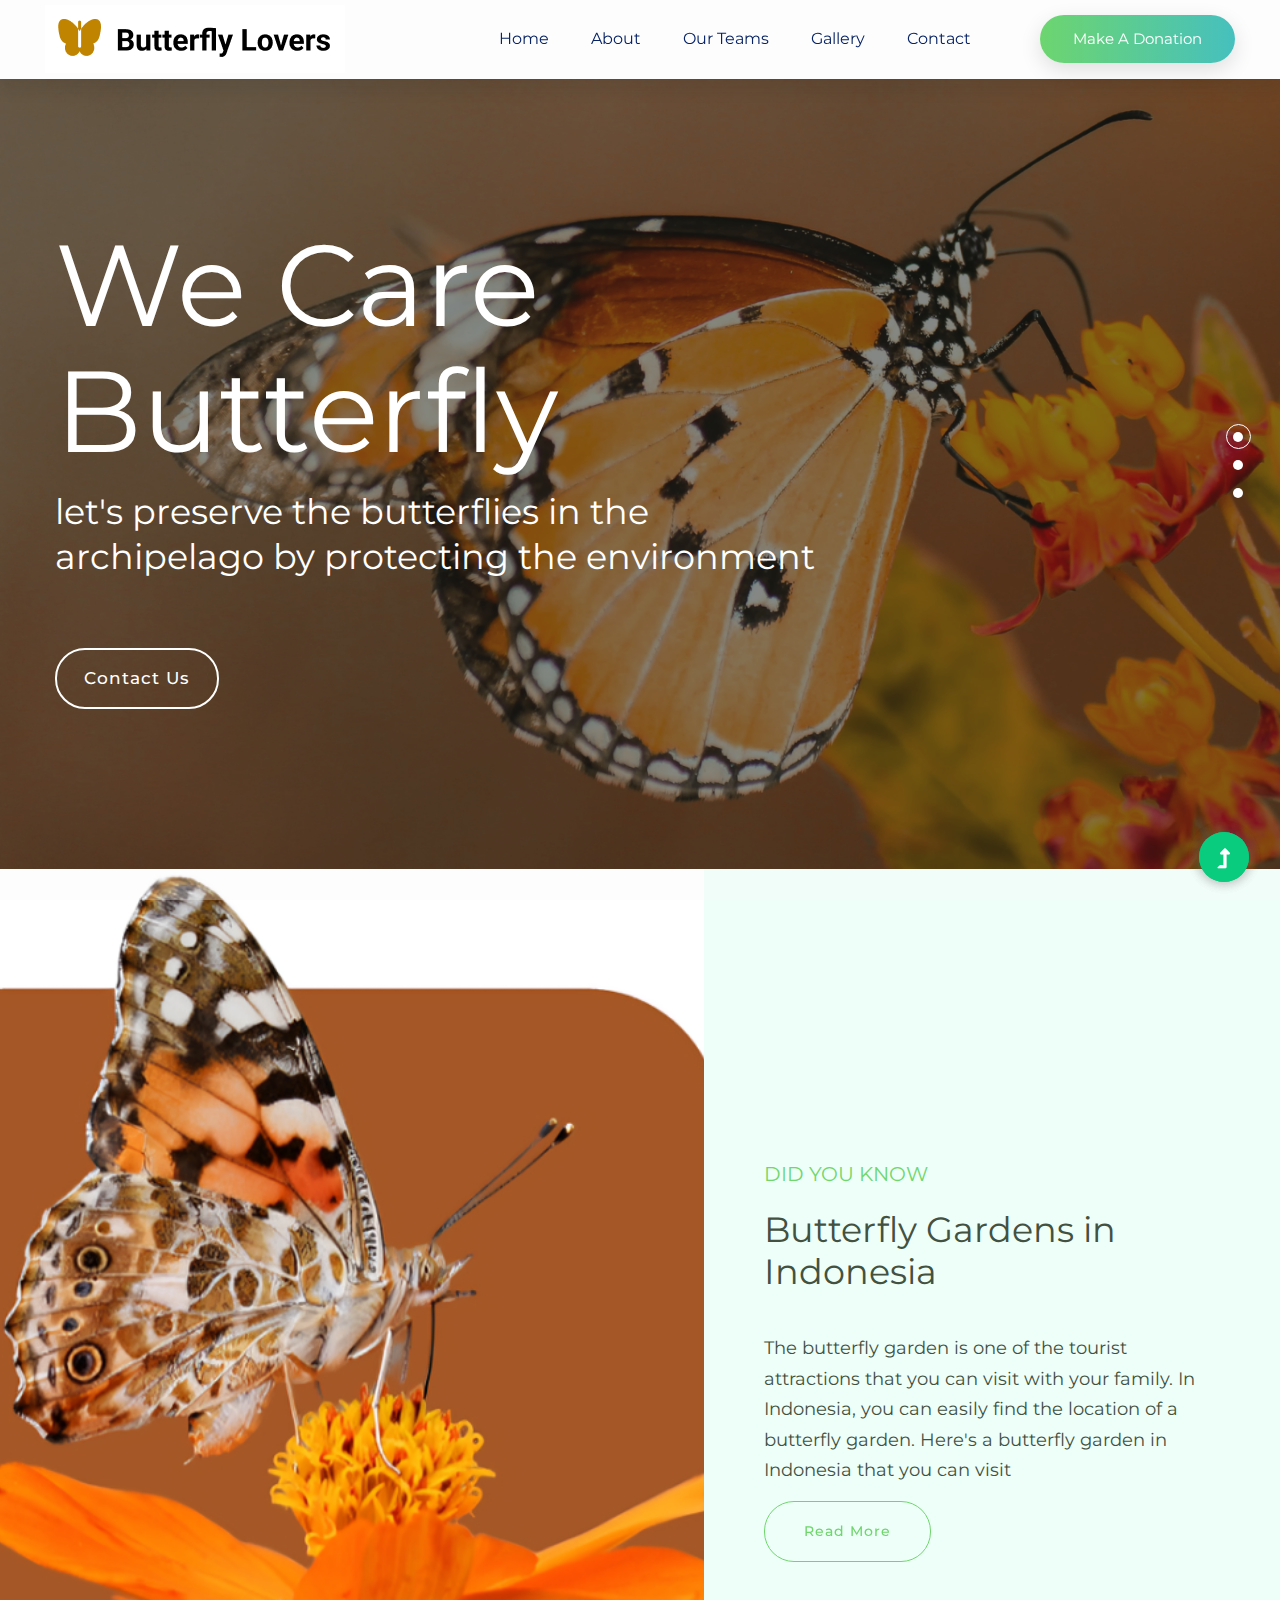
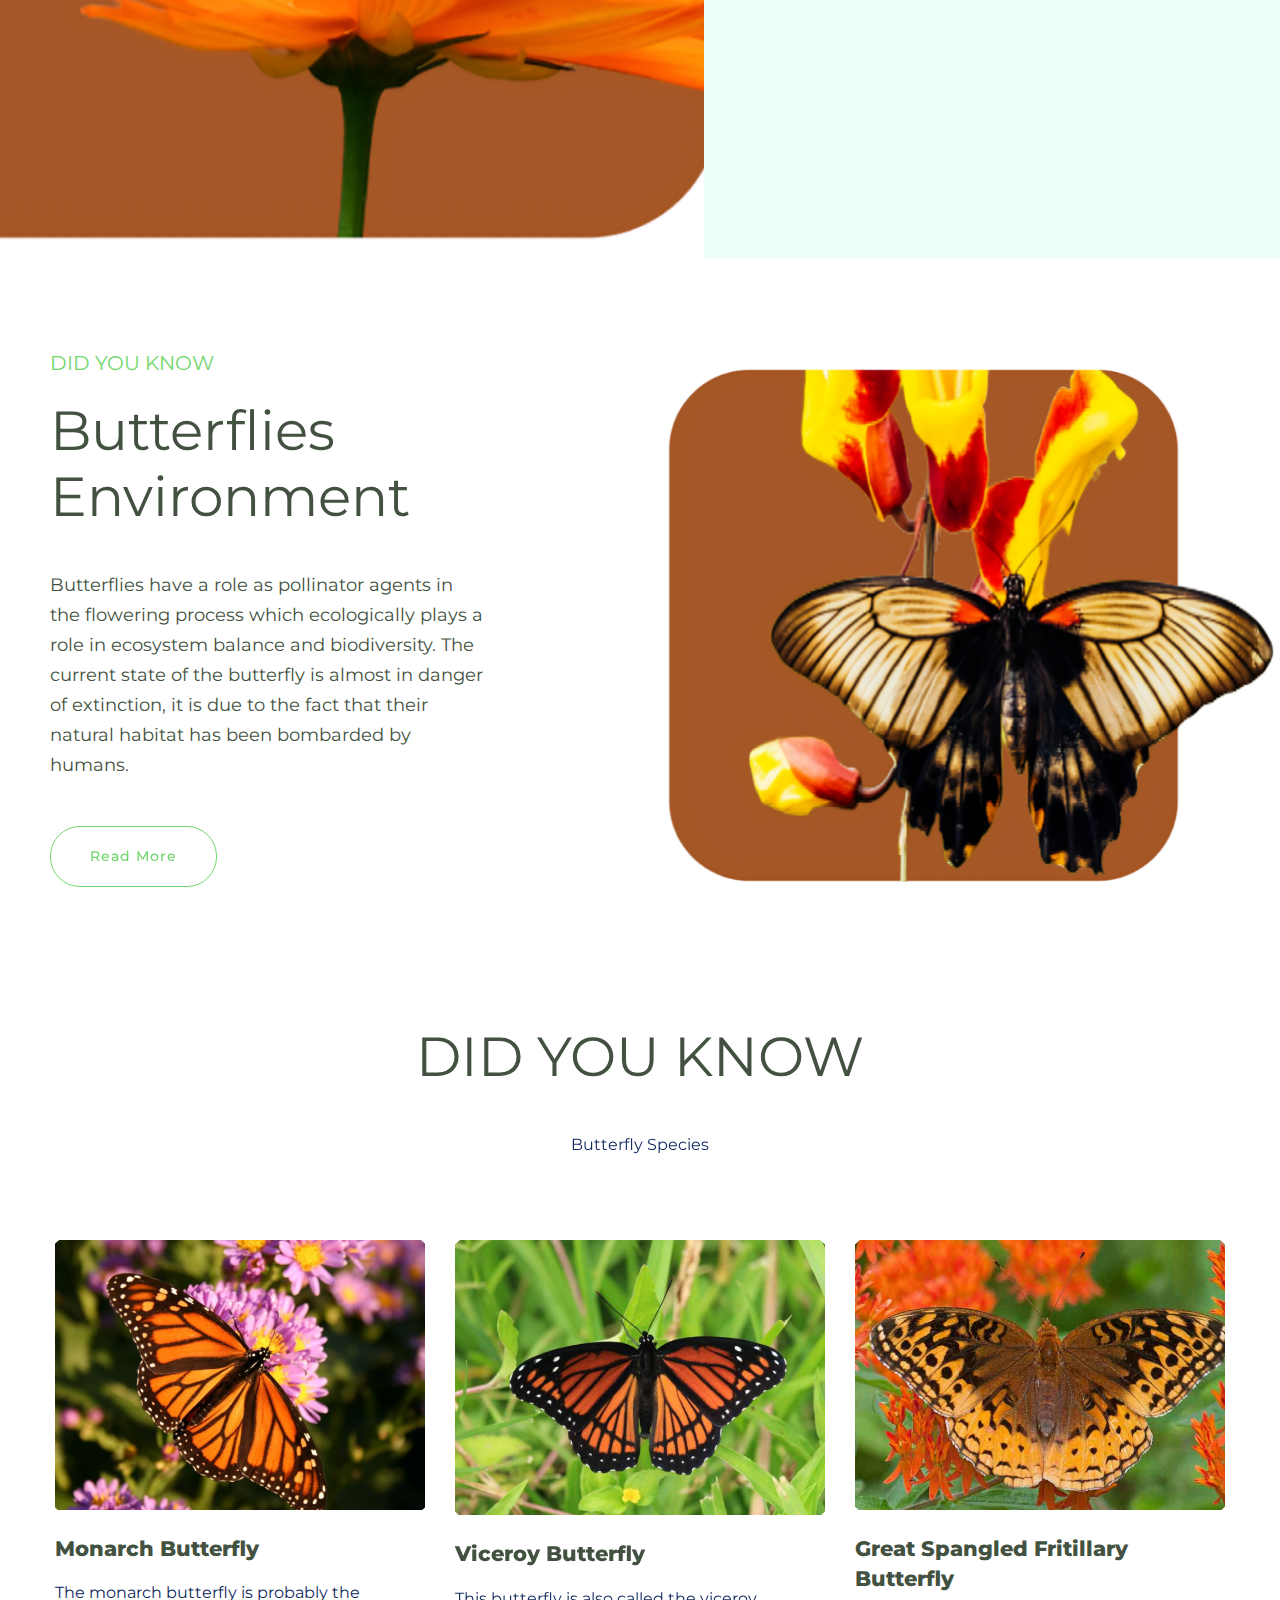
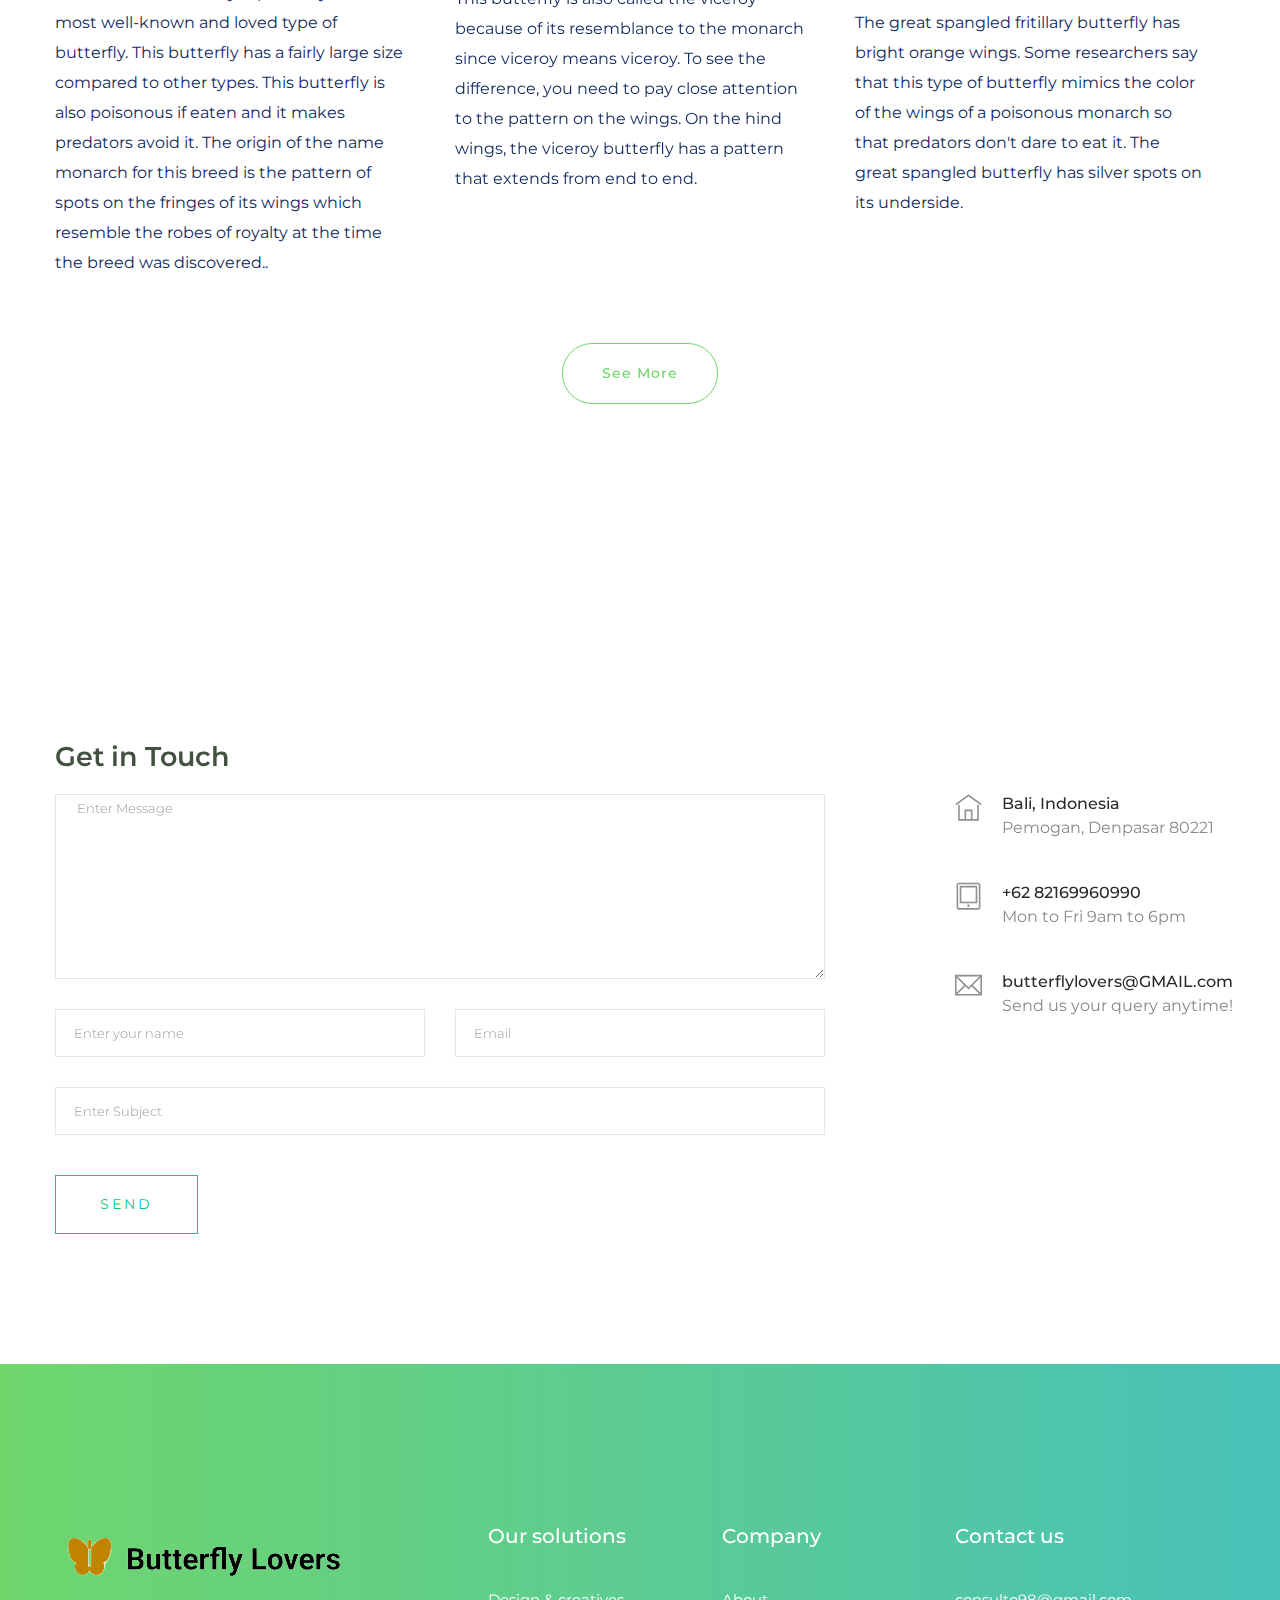
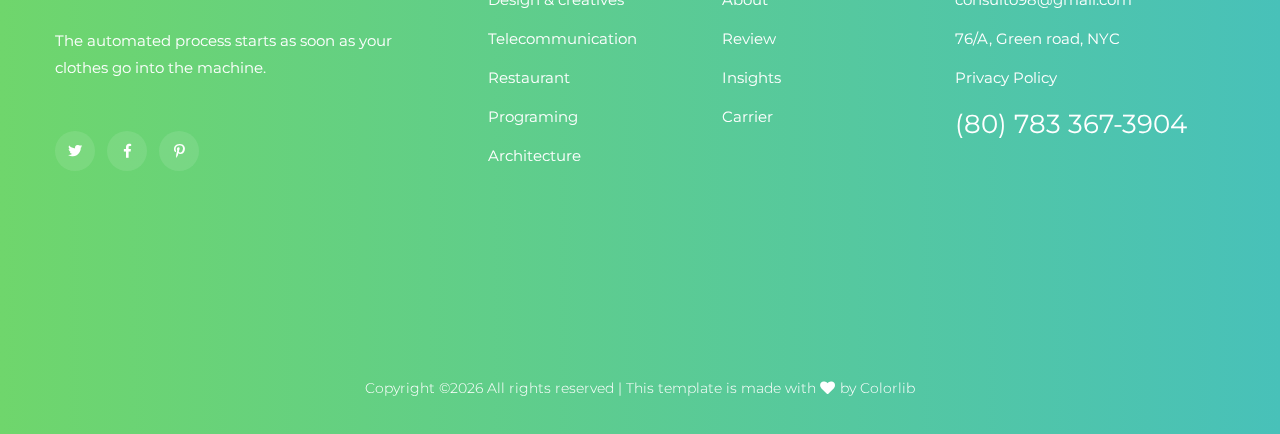
<file: index.html>
<!doctype html>
<html class="no-js" lang="zxx">
<head>
    <meta charset="utf-8">
    <meta http-equiv="x-ua-compatible" content="ie=edge">
    <title>Butterfly</title>
    <meta name="description" content="">
    <meta name="viewport" content="width=device-width, initial-scale=1">
    <link rel="manifest" href="site.webmanifest">
    <link rel="shortcut icon" type="image/x-icon" href="assets/img/favicon.ico">

    <!-- CSS here -->
    <link rel="stylesheet" href="assets/css/bootstrap.min.css">
    <link rel="stylesheet" href="assets/css/owl.carousel.min.css">
    <link rel="stylesheet" href="assets/css/slicknav.css">
    <link rel="stylesheet" href="assets/css/flaticon.css">
    <link rel="stylesheet" href="assets/css/progressbar_barfiller.css">
    <link rel="stylesheet" href="assets/css/gijgo.css">
    <link rel="stylesheet" href="assets/css/animate.min.css">
    <link rel="stylesheet" href="assets/css/animated-headline.css">
    <link rel="stylesheet" href="assets/css/magnific-popup.css">
    <link rel="stylesheet" href="assets/css/fontawesome-all.min.css">
    <link rel="stylesheet" href="assets/css/themify-icons.css">
    <link rel="stylesheet" href="assets/css/slick.css">
    <link rel="stylesheet" href="assets/css/nice-select.css">
    <link rel="stylesheet" href="assets/css/style.css">
</head>

<body>
    <!-- ? Preloader Start -->
    <div id="preloader-active">
        <div class="preloader d-flex align-items-center justify-content-center">
            <div class="preloader-inner position-relative">
                <div class="preloader-circle"></div>
                <div class="preloader-img pere-text">
                    <img src="assets/img/logo/loder.png" alt="">
                </div>
            </div>
        </div>
    </div>
    <!-- Preloader Start -->
    <header>
        <!-- Header Start -->
        <div class="header-area">
            <div class="main-header ">
                <div class="header-bottom  header-sticky">
                    <div class="container-fluid">
                        <div class="row align-items-center">
                            <!-- Logo -->
                            <div class="col-xl-2 col-lg-2">
                                <div class="logo">
                                    <a href="index.html"><img src="assets/img/logo/logo.png" alt=""></a>
                                </div>
                            </div>
                            <div class="col-xl-10 col-lg-10">
                                <div class="menu-wrapper  d-flex align-items-center justify-content-end">
                                    <!-- Main-menu -->
                                    <div class="main-menu d-none d-lg-block">
                                        <nav>
                                            <ul id="navigation">                                                                                          
                                                <li><a href="index.html">Home</a></li>
                                                <li><a href="about.html">About</a></li>
                                                <li><a href="what-do.html">Our Teams</a></li>
                                                <li><a href="projects.html">Gallery</a></li>
                                                <!-- <li><a href="blog.html">Blog</a> -->
                                                    <ul class="submenu">
                                                        <li><a href="blog.html">Blog</a></li>
                                                        <li><a href="blog_details.html">Blog Details</a></li>
                                                        <li><a href="elements.html">Element</a></li>
                                                    </ul>
                                                </li>
                                                <li><a href="contact.html">Contact</a></li>
                                            </ul>
                                        </nav>
                                    </div>
                                    <!-- Header-btn -->
                                    <div class="header-right-btn d-none d-lg-block ml-20">
                                        <a href="contact.html" class="btn header-btn">Make a Donation</a>
                                    </div>
                                </div>
                            </div> 
                            <!-- Mobile Menu -->
                            <div class="col-12">
                                <div class="mobile_menu d-block d-lg-none"></div>
                            </div>
                        </div>
                    </div>
                </div>
            </div>
        </div>
        <!-- Header End -->
    </header>
    <main>
        
        <!-- slider Area Start-->
        <div class="slider-area position-relative">
            <div class="slider-active dot-style">
                <!-- Single Slider -->
                <div class="single-slider hero-overly slider-height slider-bg1 d-flex align-items-center">
                    <div class="container">
                        <div class="row">
                            <div class="col-xl-8 col-lg-8 col-md-8 col-sm-10">
                                <div class="hero__caption">
                                    <h1 data-animation="fadeInUp" data-delay=".2s"> We Care <br> Butterfly <br></h1>
                                    <P data-animation="fadeInUp" data-delay=".4s">let's preserve the butterflies in the archipelago by protecting the environment </P>
                                    <!-- Hero-btn -->
                                    <div class="hero__btn">
                                        <a href="contact.html" class="hero-btn mb-10"  data-animation="fadeInUp" data-delay=".8s">Contact Us</a>
                                    </div>
                                </div>
                            </div>
                        </div>
                    </div>
                </div>
                <!-- Single Slider -->
                <div class="single-slider hero-overly slider-height slider-bg1 d-flex align-items-center">
                    <div class="container">
                        <div class="row">
                            <div class="col-xl-8 col-lg-8 col-md-8 col-sm-10">
                                <div class="hero__caption">
                                    <h1 data-animation="fadeInUp" data-delay=".2s">Butterfly</h1>
                                    <P data-animation="fadeInUp" data-delay=".4s">Provide us a green and healthy life<br> we need to protect </P>
                                    <!-- Hero-btn -->
                                    <div class="hero__btn">
                                        <a href="contact.html" class="hero-btn mb-10"  data-animation="fadeInUp" data-delay=".8s">Contact Us</a>
                                    </div>
                                </div>
                            </div>
                        </div>
                    </div>
                </div>
                <!-- Single Slider -->
                <div class="single-slider hero-overly slider-height slider-bg1 d-flex align-items-center">
                    <div class="container">
                        <div class="row">
                            <div class="col-xl-8 col-lg-8 col-md-8 col-sm-10">
                                <div class="hero__caption">
                                    <h1 data-animation="fadeInUp" data-delay=".2s"> What is <br> Butterfly <br></h1>
                                    <P data-animation="fadeInUp" data-delay=".4s">Let's learn more about<br> The Beauty of Butterfly </P>
                                    <!-- Hero-btn -->
                                    <div class="hero__btn">
                                        <a href="contact.html" class="hero-btn mb-10"  data-animation="fadeInUp" data-delay=".8s">Contact Us</a>
                                    </div>
                                </div>
                            </div>
                        </div>
                    </div>
                </div>
            </div>

            <!--? video_start -->
            <!-- <div class="video-area d-flex align-items-center justify-content-center">
                <div class="video-wrap position-relative">
                    <div class="video-icon" >
                        <a class="popup-video btn-icon" href="https://www.youtube.com/watch?v=up68UAfH0d0"><i class="fas fa-play"></i></a>
                    </div>
                </div>
            </div> -->
            <!-- video_end -->

        </div>
        <!-- slider Area End-->
        <!--? Visit Our Tailor Start -->
        <div class="visit-tailor-area fix">
            <!--Right Contents  -->
            <div class="tailor-offers"></div>
            <!-- left Contents -->
            <div class="tailor-details">
                <span>Did you know</span>
                <h2>Butterfly Gardens in Indonesia</h2>
                <p>The butterfly garden is one of the tourist attractions that you can visit with your family. In Indonesia,
                    you can easily find the location of a butterfly garden. Here's a butterfly garden in Indonesia that you can visit</p>
                <!-- <p class="pera-bottom">Interdum nulla, ut commodo diam libero vitae erat. 
                    Aenean faucibus nibh et justo cursus id rutrum lorem 
                imperdiet. Nunc ut sem vitae risus tristique posuere.</p>
                <div class="footer-tittles">
                    <p>CEO, Consulto</p>
                    <h2>Capcilena Hanry</h2> -->
                    <a href="about.html" class="border-btn">Read More</a>
                </div>
            </div>
            <div class="hero__btn">
                <a href="contact.html" class="hero-btn mb-10"  data-animation="fadeInUp" data-delay=".8s">Contact Us</a>
            </div>
        </div>

        <section class="support-company-area fix pt-10">
            <div class="support-wrapper align-items-center">
                <div class="left-content">
                    <!-- section tittle -->
                    <div class="section-tittle section-tittle2 mb-30">
                        <span>Did You Know</span>
                        <h2>Butterflies Environment</h2>
                    </div>
                    <div class="support-caption">
                        <p class="pera-top">Butterflies have a role as pollinator agents 
                            in the flowering process which ecologically plays a role in ecosystem balance and biodiversity.
                            The current state of the butterfly is almost in danger of extinction,
                            it is due to the fact that their natural habitat has been bombarded by humans.</p>
                        <a href="about.html" class="border-btn">Read More</a>
                    </div>
                </div>
                <div class="right-content">
                    <!-- img -->
                    <div class="right-img">
                        <img src="assets/img/hero/asset_bt2.png" alt="">
                    </div>
                    <!-- <div class="support-img-cap text-center d-flex">
                        <div class="single-one">
                            <span>950</span>
                            <p>Poaching cases</p>
                        </div>
                        <div class="single-two">
                            <span>230</span>
                            <p>Volunteers worldwide</p>
                        </div>
                    </div> -->
                </div>
            </div>
        </section>

        <!-- Visit Our Tailor End -->
    
        <!--? About Area Start -->
        
        <!-- About Area End -->
        <!--? Our Cases Start -->
        <div class="our-cases-area section-padding30">
            <div class="container">
                <div class="row justify-content-center">
                    <div class="col-xl-10 col-lg-10 ">
                        <!-- Section Tittle -->
                        <div class="section-tittle text-center mb-80">
                            <h2>DID YOU KNOW</h2>
                            <p class="pl-20 pr-20">Butterfly Species</p>
                        </div>
                    </div>
                </div>
                <div class="row">
                    <div class="col-lg-4 col-md-6 col-sm-6">
                        <div class="single-cases mb-40">
                            <div class="cases-img">
                                <img src="assets/img/gallery/btf_1.png" alt="">
                            </div>
                            <div class="cases-caption">
                                <h3><a href="#">Monarch Butterfly</a></h3>
                                <p>The monarch butterfly is probably the most well-known and loved type of butterfly.
                                     This butterfly has a fairly large size compared to other types. 
                                     This butterfly is also poisonous if eaten and it makes predators avoid it. 
                                     The origin of the name monarch for this breed is the pattern of 
                                    spots on the fringes of its wings which resemble the robes of royalty at the time the breed was discovered..</p>
                                <!-- Progress Bar -->
                                <!-- <div class="single-skill mb-15">
                                    <div class="bar-progress">
                                        <div id="bar1" class="barfiller">
                                            <div class="tipWrap">
                                                <span class="tip"></span>
                                            </div>
                                            <span class="fill" data-percentage="70"></span>
                                        </div>
                                    </div>
                                </div> -->
                                <!-- / progress -->
                                <!-- <div class="prices">
                                    <p><span>47,589 of 74,574</span></p>
                                </div> -->
                            </div>
                        </div>
                    </div>
                    <div class="col-lg-4 col-md-6 col-sm-6">
                        <div class="single-cases mb-40">
                            <div class="cases-img">
                                <img src="assets/img/gallery/btf_2.png" alt="">
                            </div>
                            <div class="cases-caption">
                                <h3><a href="#">Viceroy Butterfly</a></h3>
                                <p>This butterfly is also called the viceroy because of its resemblance to the monarch since viceroy means viceroy. 
                                    To see the difference, you need to pay close attention to the pattern on the wings.
                                     On the hind wings, the viceroy butterfly has a pattern that extends from end to end.</p>
                                <!-- Progress Bar -->
                                <!-- <div class="single-skill mb-15">
                                    <div class="bar-progress">
                                        <div id="bar2" class="barfiller">
                                            <div class="tipWrap">
                                                <span class="tip"></span>
                                            </div>
                                            <span class="fill" data-percentage="25"></span>
                                        </div>
                                    </div>
                                </div> -->
                                <!-- <div class="prices">
                                    <p><span>47,589 of 74,574</span></p>
                                </div> -->
                            </div>
                        </div>
                    </div>
                    <div class="col-lg-4 col-md-6 col-sm-6">
                        <div class="single-cases">
                            <div class="cases-img">
                                <img src="assets/img/gallery/btf_3.png" alt="">
                            </div>
                            <div class="cases-caption">
                                <h3><a href="#">Great Spangled Fritillary Butterfly</a></h3>
                                <p>The great spangled fritillary butterfly has bright orange wings.
                                     Some researchers say that this type of butterfly mimics the color of the wings of a poisonous monarch so that predators 
                                     don't dare to eat it. 
                                    The great spangled butterfly has silver spots on its underside.</p>
                                <!-- Progress Bar -->
                                <!-- <div class="single-skill mb-15">
                                    <div class="bar-progress">
                                        <div id="bar3" class="barfiller">
                                            <div class="tipWrap">
                                                <span class="tip"></span>
                                            </div>
                                            <span class="fill" data-percentage="50"></span>
                                        </div>
                                    </div>
                                </div>
                                <div class="prices">
                                    <p><span>47,589 of 74,574</span></p> -->
                                </div>
                            </div>
                        </div>
                    </div>
                    <div class="section-tittle text-center mb-80">
                        <a href="projects.html" class="border-btn">See More</a>
                    </div>
                </div>
            </div>
        </div>
        <!-- Hero End -->
        
        <!--?  Contact Area start  -->
        <section class="contact-section">
            <div class="container">
                <div class="row">
                    <div class="col-12">
                        <h2 class="contact-title">Get in Touch</h2>
                    </div>
                    <div class="col-lg-8">
                        <form class="form-contact contact_form" action="contact_process.php" method="post" id="contactForm" novalidate="novalidate">
                            <div class="row">
                                <div class="col-12">
                                    <div class="form-group">
                                        <textarea class="form-control w-100" name="message" id="message" cols="30" rows="9" onfocus="this.placeholder = ''" onblur="this.placeholder = 'Enter Message'" placeholder=" Enter Message"></textarea>
                                    </div>
                                </div>
                                <div class="col-sm-6">
                                    <div class="form-group">
                                        <input class="form-control valid" name="name" id="name" type="text" onfocus="this.placeholder = ''" onblur="this.placeholder = 'Enter your name'" placeholder="Enter your name">
                                    </div>
                                </div>
                                <div class="col-sm-6">
                                    <div class="form-group">
                                        <input class="form-control valid" name="email" id="email" type="email" onfocus="this.placeholder = ''" onblur="this.placeholder = 'Enter email address'" placeholder="Email">
                                    </div>
                                </div>
                                <div class="col-12">
                                    <div class="form-group">
                                        <input class="form-control" name="subject" id="subject" type="text" onfocus="this.placeholder = ''" onblur="this.placeholder = 'Enter Subject'" placeholder="Enter Subject">
                                    </div>
                                </div>
                            </div>
                            <div class="form-group mt-3">
                                <button type="submit" class="button button-contactForm boxed-btn">Send</button>
                            </div>
                        </form>
                    </div>
                    <div class="col-lg-3 offset-lg-1">
                        <div class="media contact-info">
                            <span class="contact-info__icon"><i class="ti-home"></i></span>
                            <div class="media-body">
                                <h3>Bali, Indonesia</h3>
                                <p>Pemogan, Denpasar 80221</p>
                            </div>
                        </div>
                        <div class="media contact-info">
                            <span class="contact-info__icon"><i class="ti-tablet"></i></span>
                            <div class="media-body">
                                <h3>+62 82169960990</h3>
                                <p>Mon to Fri 9am to 6pm</p>
                            </div>
                        </div>
                        <div class="media contact-info">
                            <span class="contact-info__icon"><i class="ti-email"></i></span>
                            <div class="media-body">
                                <h3>butterflylovers@GMAIL.com</h3>
                                <p>Send us your query anytime!</p>
                            </div>
                        </div>
                    </div>
                </div>
            </div>
        </section>
        <!-- Contact Area End -->
        <footer>
            <div class="footer-wrapper">
                <!-- Footer Start-->
                <div class="footer-area footer-padding">
                    <div class="container ">
                        <div class="row justify-content-between">
                            <div class="col-xl-4 col-lg-3 col-md-8 col-sm-8">
                                <div class="single-footer-caption mb-50">
                                    <div class="single-footer-caption mb-30">
                                        <!-- logo -->
                                        <div class="footer-logo mb-35">
                                            <a href="index.html"><img src="assets/img/logo/logo2_footer.png" alt=""></a>
                                        </div>
                                        <div class="footer-tittle">
                                            <div class="footer-pera">
                                                <p>The automated process starts as soon as your clothes go into the machine.</p>
                                            </div>
                                        </div>
                                        <!-- social -->
                                        <div class="footer-social">
                                            <a href="#"><i class="fab fa-twitter"></i></a>
                                            <a href="https://bit.ly/sai4ull"><i class="fab fa-facebook-f"></i></a>
                                            <a href="#"><i class="fab fa-pinterest-p"></i></a>
                                        </div>
                                    </div>
                                </div>
                            </div>
                            <div class="col-xl-2 col-lg-3 col-md-4 col-sm-4">
                                <div class="single-footer-caption mb-50">
                                    <div class="footer-tittle">
                                        <h4>Our solutions</h4>
                                        <ul>
                                            <li><a href="#">Design & creatives</a></li>
                                            <li><a href="#">Telecommunication</a></li>
                                            <li><a href="#">Restaurant</a></li>
                                            <li><a href="#">Programing</a></li>
                                            <li><a href="#">Architecture</a></li>
                                        </ul>
                                    </div>
                                </div>
                            </div>
                            <div class="col-xl-2 col-lg-2 col-md-4 col-sm-4">
                                <div class="single-footer-caption mb-50">
                                    <div class="footer-tittle">
                                        <h4>Company</h4>
                                        <ul>
                                            <li><a href="#">About</a></li>
                                            <li><a href="#">Review</a></li>
                                            <li><a href="#">Insights</a></li>
                                            <li><a href="#">Carrier</a></li>
                                        </ul>
                                    </div>
                                </div>
                            </div>
                            <div class="col-xl-3 col-lg-4 col-md-6 col-sm-4">
                                <div class="single-footer-caption mb-50">
                                    <div class="footer-tittle">
                                        <h4>Contact us</h4>
                                        <ul>
                                            <li><a href="#">consulto98@gmail.com</a></li>
                                            <li><a href="#">76/A, Green road, NYC</a></li>
                                            <li><a href="#">Privacy Policy</a></li>
                                            <li class="number"><a href="#">(80) 783 367-3904</a></li>
                                        </ul>
                                    </div>
                                </div>
                            </div>
                        </div>
                    </div>
                </div>
                <!-- footer-bottom area -->
                <div class="footer-bottom-area">
                    <div class="container">
                        <div class="footer-border">
                            <div class="row d-flex align-items-center">
                                <div class="col-xl-12 ">
                                    <div class="footer-copy-right text-center">
                                        <p><!-- Link back to Colorlib can't be removed. Template is licensed under CC BY 3.0. -->
                                          Copyright &copy;<script>document.write(new Date().getFullYear());</script> All rights reserved | This template is made with <i class="fa fa-heart" aria-hidden="true"></i> by <a href="https://colorlib.com" target="_blank">Colorlib</a>
                                          <!-- Link back to Colorlib can't be removed. Template is licensed under CC BY 3.0. --></p>
                                      </div>
                                  </div>
                              </div>
                          </div>
                      </div>
                  </div>
                  <!-- Footer End-->
              </div>
          </footer>
          <!-- Scroll Up -->
          <div id="back-top" >
            <a title="Go to Top" href="#"> <i class="fas fa-level-up-alt"></i></a>
          </div>
        <!-- Services Area End -->
        <!-- Our Cases End -->
        <!--? Blog Area Start -->
        <!-- <section class="home-blog-area pb-padding">
            <div class="container">
                <div class="row justify-content-center">
                    <div class="col-xl-8 col-lg-9 col-md-11">
                        <div class="section-tittle text-center mb-90">
                            <h2>Latest news</h2>
                            <p>Interdum nulla, ut commodo diam libero vitae erat. Aenean faucibus nibh et justo  cursus id rutrum lorem imperdiet. Nunc ut sem vitae risus tristique posuere.</p>
                        </div>
                    </div>
                </div>
                <div class="row">
                    <div class="col-xl-6 col-lg-6 col-md-6">
                        <div class="home-blog-single mb-30">
                            <div class="blog-img-cap">
                                <div class="blog-img">
                                    <img src="assets/img/gallery/home-blog1.png" alt="">
                                </div>
                                <div class="blog-cap">
                                    <h3><a href="blog_details.html">Leverage agile frameworks to provide a robust synopsis</a></h3>
                                    <p>The automated process starts as soon as  your clothes go into the machine. Duis cursus, mi quis viverra ornare.</p>
                                </div>
                            </div>
                        </div>
                    </div>
                    <div class="col-xl-6 col-lg-6 col-md-6">
                        <div class="home-blog-single mb-30">
                            <div class="blog-img-cap">
                                <div class="blog-img">
                                    <img src="assets/img/gallery/home-blog2.png" alt="">
                                </div>
                                <div class="blog-cap">
                                    <h3><a href="blog_details.html">Leverage agile frameworks to provide a robust synopsis</a></h3>
                                    <p>The automated process starts as soon as  your clothes go into the machine. Duis cursus, mi quis viverra ornare.</p>
                                </div>
                            </div>
                        </div>
                    </div>
                </div>
            </div>
        </section> -->
        <!-- Blog Area End -->

    </main>
      <!-- Scroll Up -->
      <div id="back-top" >
        <a title="Go to Top" href="#"> <i class="fas fa-level-up-alt"></i></a>
    </div>

    <!-- JS here -->

    <script src="./assets/js/vendor/modernizr-3.5.0.min.js"></script>
    <!-- Jquery, Popper, Bootstrap -->
    <script src="./assets/js/vendor/jquery-1.12.4.min.js"></script>
    <script src="./assets/js/popper.min.js"></script>
    <script src="./assets/js/bootstrap.min.js"></script>
    <!-- Jquery Mobile Menu -->
    <script src="./assets/js/jquery.slicknav.min.js"></script>

    <!-- Jquery Slick , Owl-Carousel Plugins -->
    <script src="./assets/js/owl.carousel.min.js"></script>
    <script src="./assets/js/slick.min.js"></script>
    <!-- One Page, Animated-HeadLin -->
    <script src="./assets/js/wow.min.js"></script>
    <script src="./assets/js/animated.headline.js"></script>
    <script src="./assets/js/jquery.magnific-popup.js"></script>

    <!-- Date Picker -->
    <script src="./assets/js/gijgo.min.js"></script>
    <!-- Nice-select, sticky -->
    <script src="./assets/js/jquery.nice-select.min.js"></script>
    <script src="./assets/js/jquery.sticky.js"></script>
    <!-- Progress -->
    <script src="./assets/js/jquery.barfiller.js"></script>
    
    <!-- counter , waypoint,Hover Direction -->
    <script src="./assets/js/jquery.counterup.min.js"></script>
    <script src="./assets/js/waypoints.min.js"></script>
    <script src="./assets/js/jquery.countdown.min.js"></script>
    <script src="./assets/js/hover-direction-snake.min.js"></script>

    <!-- contact js -->
    <script src="./assets/js/contact.js"></script>
    <script src="./assets/js/jquery.form.js"></script>
    <script src="./assets/js/jquery.validate.min.js"></script>
    <script src="./assets/js/mail-script.js"></script>
    <script src="./assets/js/jquery.ajaxchimp.min.js"></script>
    
    <!-- Jquery Plugins, main Jquery -->	
    <script src="./assets/js/plugins.js"></script>
    <script src="./assets/js/main.js"></script>
    
</body>
</html>
</file>
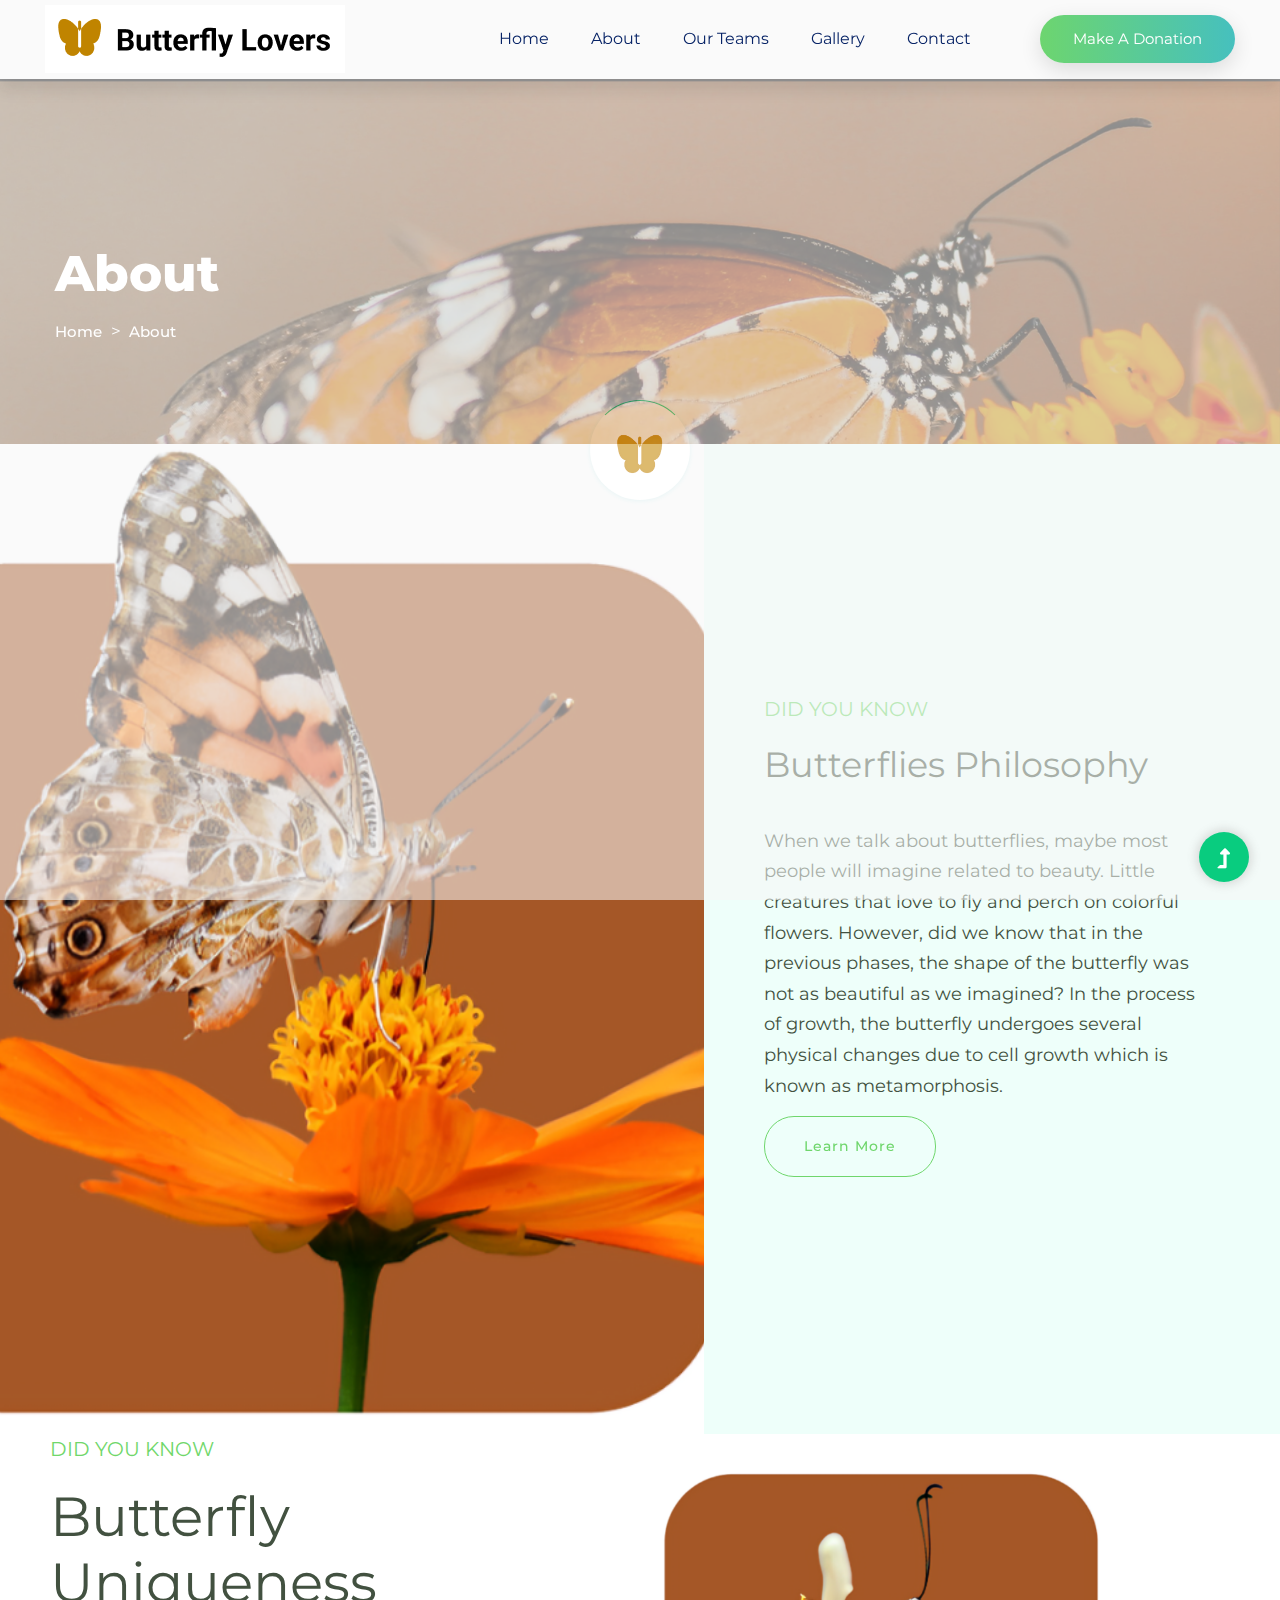
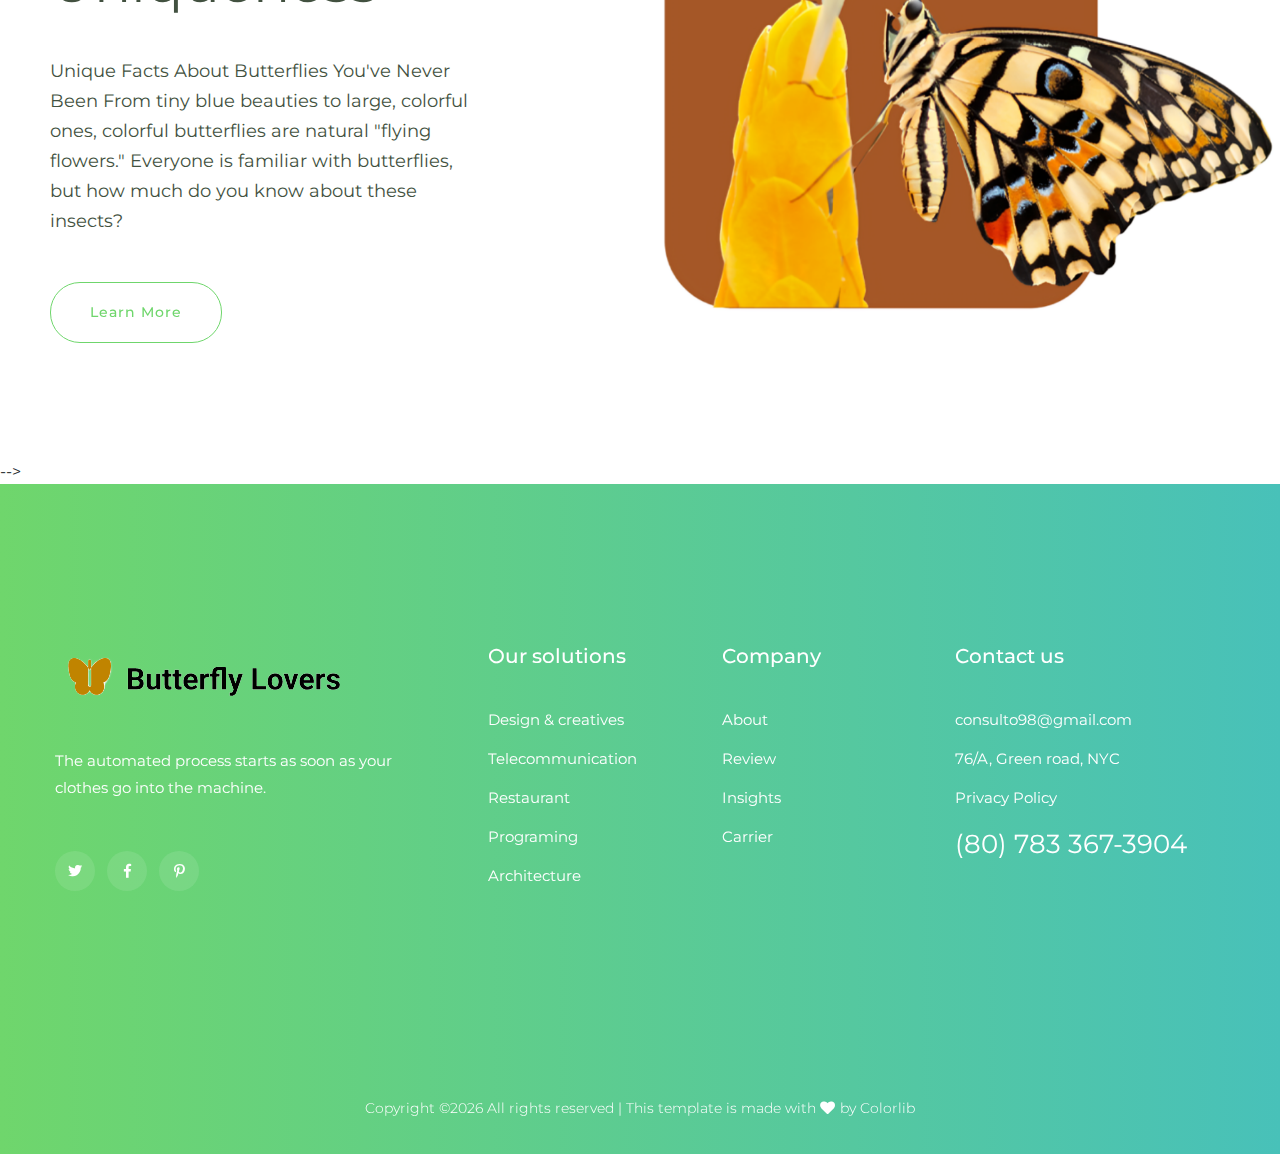
<file: about.html>
<!doctype html>
<html class="no-js" lang="zxx">
<head>
    <meta charset="utf-8">
    <meta http-equiv="x-ua-compatible" content="ie=edge">
    <title>Butterfly</title>
    <meta name="description" content="">
    <meta name="viewport" content="width=device-width, initial-scale=1">
    <link rel="manifest" href="site.webmanifest">
    <link rel="shortcut icon" type="image/x-icon" href="assets/img/favicon.ico">

    <!-- CSS here -->
    <link rel="stylesheet" href="assets/css/bootstrap.min.css">
    <link rel="stylesheet" href="assets/css/owl.carousel.min.css">
    <link rel="stylesheet" href="assets/css/slicknav.css">
    <link rel="stylesheet" href="assets/css/flaticon.css">
    <link rel="stylesheet" href="assets/css/progressbar_barfiller.css">
    <link rel="stylesheet" href="assets/css/gijgo.css">
    <link rel="stylesheet" href="assets/css/animate.min.css">
    <link rel="stylesheet" href="assets/css/animated-headline.css">
    <link rel="stylesheet" href="assets/css/magnific-popup.css">
    <link rel="stylesheet" href="assets/css/fontawesome-all.min.css">
    <link rel="stylesheet" href="assets/css/themify-icons.css">
    <link rel="stylesheet" href="assets/css/slick.css">
    <link rel="stylesheet" href="assets/css/nice-select.css">
    <link rel="stylesheet" href="assets/css/style.css">
</head>
<body>
    <!-- ? Preloader Start -->
    <div id="preloader-active">
        <div class="preloader d-flex align-items-center justify-content-center">
            <div class="preloader-inner position-relative">
                <div class="preloader-circle"></div>
                <div class="preloader-img pere-text">
                    <img src="assets/img/logo/loder.png" alt="">
                </div>
            </div>
        </div>
    </div>
    <!-- Preloader Start -->
    <header>
        <!-- Header Start -->
        <div class="header-area">
            <div class="main-header ">
                <div class="header-bottom  header-sticky">
                    <div class="container-fluid">
                        <div class="row align-items-center">
                            <!-- Logo -->
                            <div class="col-xl-2 col-lg-2">
                                <div class="logo">
                                    <a href="index.html"><img src="assets/img/logo/logo.png" alt=""></a>
                                </div>
                            </div>
                            <div class="col-xl-10 col-lg-10">
                                <div class="menu-wrapper  d-flex align-items-center justify-content-end">
                                    <!-- Main-menu -->
                                    <div class="main-menu d-none d-lg-block">
                                        <nav>
                                            <ul id="navigation">                                                                                          
                                                <li><a href="index.html">Home</a></li>
                                                <li><a href="about.html">About</a></li>
                                                <li><a href="what-do.html">Our Teams</a></li>
                                                <li><a href="projects.html">Gallery</a></li>
                                                <!-- <li><a href="blog.html">Blog</a> -->
                                                    <ul class="submenu">
                                                        <li><a href="blog.html">Blog</a></li>
                                                        <li><a href="blog_details.html">Blog Details</a></li>
                                                        <li><a href="elements.html">Element</a></li>
                                                    </ul>
                                                </li>
                                                <li><a href="contact.html">Contact</a></li>
                                            </ul>
                                        </nav>
                                    </div>
                                    <!-- Header-btn -->
                                    <div class="header-right-btn d-none d-lg-block ml-20">
                                        <a href="contact.html" class="btn header-btn">Make a Donation</a>
                                    </div>
                                </div>
                            </div> 
                            <!-- Mobile Menu -->
                            <div class="col-12">
                                <div class="mobile_menu d-block d-lg-none"></div>
                            </div>
                        </div>
                    </div>
                </div>
            </div>
        </div>
        <!-- Header End -->
    </header>
    <main>
        <!--? Hero Start -->
        <div class="slider-area2">
            <div class="slider-height2 d-flex align-items-center">
                <div class="container">
                    <div class="row">
                        <div class="col-xl-12">
                            <div class="hero-cap hero-cap2 pt-70">
                                <h2>About</h2>
                                <nav aria-label="breadcrumb">
                                    <ol class="breadcrumb">
                                        <li class="breadcrumb-item"><a href="index.html">Home</a></li>
                                        <li class="breadcrumb-item"><a href="#">About</a></li> 
                                    </ol>
                                </nav>
                            </div>
                        </div>
                    </div>
                </div>
            </div>
        </div>
        <!-- Hero End -->
        <!--? Visit Our Tailor Start -->
        <div class="visit-tailor-area fix">
            <!--Right Contents  -->
            <div class="tailor-offers"></div>
            <!-- left Contents -->
            <div class="tailor-details">
                <span>Did You Know</span>
                <h2>Butterflies Philosophy</h2>
                <p>When we talk about butterflies, maybe most people will imagine related to beauty.
                     Little creatures that love to fly and perch on colorful flowers. However, did we know that in the previous phases,
                      the shape of the butterfly was not as beautiful as we imagined? In the process of growth,
                     the butterfly undergoes several physical changes due to cell growth which is known as metamorphosis.</p>
                <!-- <p class="pera-bottom">Interdum nulla, ut commodo diam libero vitae erat. 
                    Aenean faucibus nibh et justo cursus id rutrum lorem 
                imperdiet. Nunc ut sem vitae risus tristique posuere.</p>
                <div class="footer-tittles">
                    <p>CEO, Consulto</p>
                    <h2>Capcilena Hanry</h2> -->
                    <a href="blog_details.html" class="border-btn">Learn More</a>
                </div>
            </div>
        </div>

        <section class="support-company-area fix pb-padding">
            <div class="support-wrapper align-items-center">
                <div class="left-content">
                    <!-- section tittle -->
                    <div class="section-tittle section-tittle2 mb-30">
                        <span>Did You Know</span>
                        <h2>Butterfly Uniqueness</h2>
                    </div>
                    <div class="support-caption">
                        <p class="pera-top">Unique Facts About Butterflies You've Never Been
                            From tiny blue beauties to large, colorful ones, colorful butterflies are natural "flying flowers."
                             Everyone is familiar with butterflies,
                             but how much do you know about these insects?</p>
                        <a href="#" class="border-btn">Learn More</a>
                    </div>
                </div>
                <div class="right-content">
                    <!-- img -->
                    <div class="right-img">
                        <img src="assets/img/hero/asset_btf.png" alt="">
                    </div>
                    <!-- <div class="support-img-cap text-center d-flex">
                        <div class="single-one">
                            <span>950</span>
                            <p>Poaching cases</p>
                        </div>
                        <div class="single-two">
                            <span>230</span>
                            <p>Volunteers worldwide</p>
                        </div> -->
                    </div>
                </div>
            </div>
        </section>
        <!-- Visit Our Tailor End -->

        <!--? About Area Start -->
        <!-- <section class="support-company-area fix pb-padding">
            <div class="support-wrapper align-items-center">
                <div class="left-content"> -->
                    <!-- section tittle -->
                    <!-- <div class="section-tittle section-tittle2 mb-30">
                        <span>Why You Should join us</span>
                        <h2>A lot of animals need protection</h2>
                    </div>
                    <div class="support-caption">
                        <p class="pera-top">Interdum nulla, ut commodo diam libero vitae erat. 
                            Aenean faucibus nibh et justo cursus id rutrum lorem 
                        imperdiet. Nunc ut sem vitae risus tristique posuere.</p>
                        <a href="#" class="border-btn">Join Us Now</a>
                    </div>
                </div>
                <div class="right-content">
                    <!-- img -->
                    <!-- <div class="right-img">
                        <img src="assets/img/gallery/safe_in.png" alt="">
                    </div>
                    <div class="support-img-cap text-center d-flex">
                        <div class="single-one">
                            <span>950</span>
                            <p>Poaching cases</p>
                        </div>
                        <div class="single-two">
                            <span>230</span>
                            <p>Volunteers worldwide</p>
                        </div>
                    </div>
                </div>
            </div> -->
        </section> -->
        <!-- About Area End -->
    </main>
    <footer>
        <div class="footer-wrapper">
           <!-- Footer Start-->
           <div class="footer-area footer-padding">
               <div class="container ">
                   <div class="row justify-content-between">
                       <div class="col-xl-4 col-lg-3 col-md-8 col-sm-8">
                           <div class="single-footer-caption mb-50">
                               <div class="single-footer-caption mb-30">
                                   <!-- logo -->
                                   <div class="footer-logo mb-35">
                                       <a href="index.html"><img src="assets/img/logo/logo2_footer.png" alt=""></a>
                                   </div>
                                   <div class="footer-tittle">
                                       <div class="footer-pera">
                                           <p>The automated process starts as soon as your clothes go into the machine.</p>
                                       </div>
                                   </div>
                                   <!-- social -->
                                   <div class="footer-social">
                                       <a href="#"><i class="fab fa-twitter"></i></a>
                                       <a href="https://bit.ly/sai4ull"><i class="fab fa-facebook-f"></i></a>
                                       <a href="#"><i class="fab fa-pinterest-p"></i></a>
                                   </div>
                               </div>
                           </div>
                       </div>
                       <div class="col-xl-2 col-lg-3 col-md-4 col-sm-4">
                           <div class="single-footer-caption mb-50">
                               <div class="footer-tittle">
                                   <h4>Our solutions</h4>
                                   <ul>
                                       <li><a href="#">Design & creatives</a></li>
                                       <li><a href="#">Telecommunication</a></li>
                                       <li><a href="#">Restaurant</a></li>
                                       <li><a href="#">Programing</a></li>
                                       <li><a href="#">Architecture</a></li>
                                   </ul>
                               </div>
                           </div>
                       </div>
                       <div class="col-xl-2 col-lg-2 col-md-4 col-sm-4">
                           <div class="single-footer-caption mb-50">
                               <div class="footer-tittle">
                                   <h4>Company</h4>
                                   <ul>
                                       <li><a href="#">About</a></li>
                                       <li><a href="#">Review</a></li>
                                       <li><a href="#">Insights</a></li>
                                       <li><a href="#">Carrier</a></li>
                                   </ul>
                               </div>
                           </div>
                       </div>
                       <div class="col-xl-3 col-lg-4 col-md-6 col-sm-4">
                           <div class="single-footer-caption mb-50">
                               <div class="footer-tittle">
                                   <h4>Contact us</h4>
                                   <ul>
                                       <li><a href="#">consulto98@gmail.com</a></li>
                                       <li><a href="#">76/A, Green road, NYC</a></li>
                                       <li><a href="#">Privacy Policy</a></li>
                                       <li class="number"><a href="#">(80) 783 367-3904</a></li>
                                   </ul>
                               </div>
                           </div>
                       </div>
                   </div>
               </div>
           </div>
           <!-- footer-bottom area -->
           <div class="footer-bottom-area">
               <div class="container">
                   <div class="footer-border">
                       <div class="row d-flex align-items-center">
                           <div class="col-xl-12 ">
                               <div class="footer-copy-right text-center">
                                   <p><!-- Link back to Colorlib can't be removed. Template is licensed under CC BY 3.0. -->
                                      Copyright &copy;<script>document.write(new Date().getFullYear());</script> All rights reserved | This template is made with <i class="fa fa-heart" aria-hidden="true"></i> by <a href="https://colorlib.com" target="_blank">Colorlib</a>
                                      <!-- Link back to Colorlib can't be removed. Template is licensed under CC BY 3.0. --></p>
                                  </div>
                              </div>
                          </div>
                      </div>
                  </div>
              </div>
              <!-- Footer End-->
          </div>
      </footer>

      <!-- Scroll Up -->
      <div id="back-top" >
        <a title="Go to Top" href="#"> <i class="fas fa-level-up-alt"></i></a>
    </div>

    <!-- JS here -->

    <script src="./assets/js/vendor/modernizr-3.5.0.min.js"></script>
    <!-- Jquery, Popper, Bootstrap -->
    <script src="./assets/js/vendor/jquery-1.12.4.min.js"></script>
    <script src="./assets/js/popper.min.js"></script>
    <script src="./assets/js/bootstrap.min.js"></script>
    <!-- Jquery Mobile Menu -->
    <script src="./assets/js/jquery.slicknav.min.js"></script>

    <!-- Jquery Slick , Owl-Carousel Plugins -->
    <script src="./assets/js/owl.carousel.min.js"></script>
    <script src="./assets/js/slick.min.js"></script>
    <!-- One Page, Animated-HeadLin -->
    <script src="./assets/js/wow.min.js"></script>
    <script src="./assets/js/animated.headline.js"></script>
    <script src="./assets/js/jquery.magnific-popup.js"></script>

    <!-- Date Picker -->
    <script src="./assets/js/gijgo.min.js"></script>
    <!-- Nice-select, sticky -->
    <script src="./assets/js/jquery.nice-select.min.js"></script>
    <script src="./assets/js/jquery.sticky.js"></script>
    <!-- Progress -->
    <script src="./assets/js/jquery.barfiller.js"></script>
    
    <!-- counter , waypoint,Hover Direction -->
    <script src="./assets/js/jquery.counterup.min.js"></script>
    <script src="./assets/js/waypoints.min.js"></script>
    <script src="./assets/js/jquery.countdown.min.js"></script>
    <script src="./assets/js/hover-direction-snake.min.js"></script>

    <!-- contact js -->
    <script src="./assets/js/contact.js"></script>
    <script src="./assets/js/jquery.form.js"></script>
    <script src="./assets/js/jquery.validate.min.js"></script>
    <script src="./assets/js/mail-script.js"></script>
    <script src="./assets/js/jquery.ajaxchimp.min.js"></script>
    
    <!-- Jquery Plugins, main Jquery -->	
    <script src="./assets/js/plugins.js"></script>
    <script src="./assets/js/main.js"></script>
    
</body>
</html>
</file>
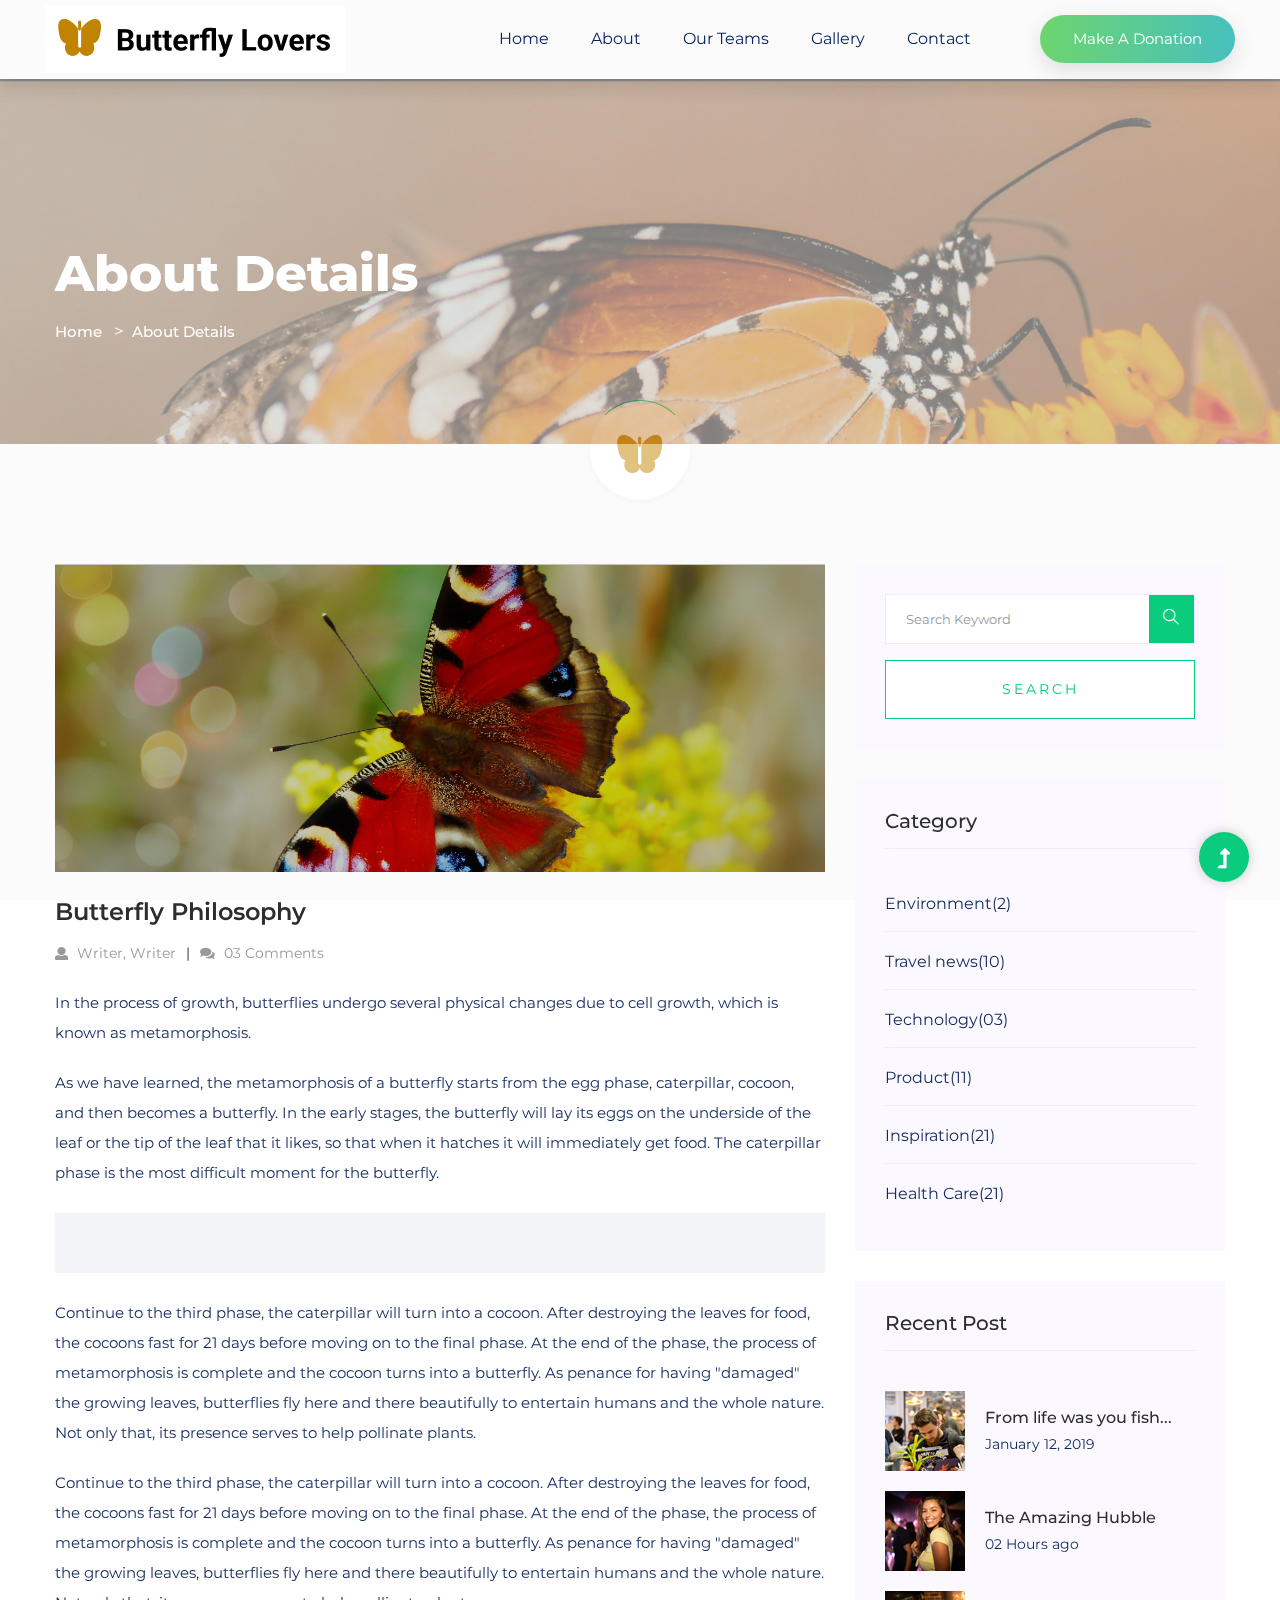
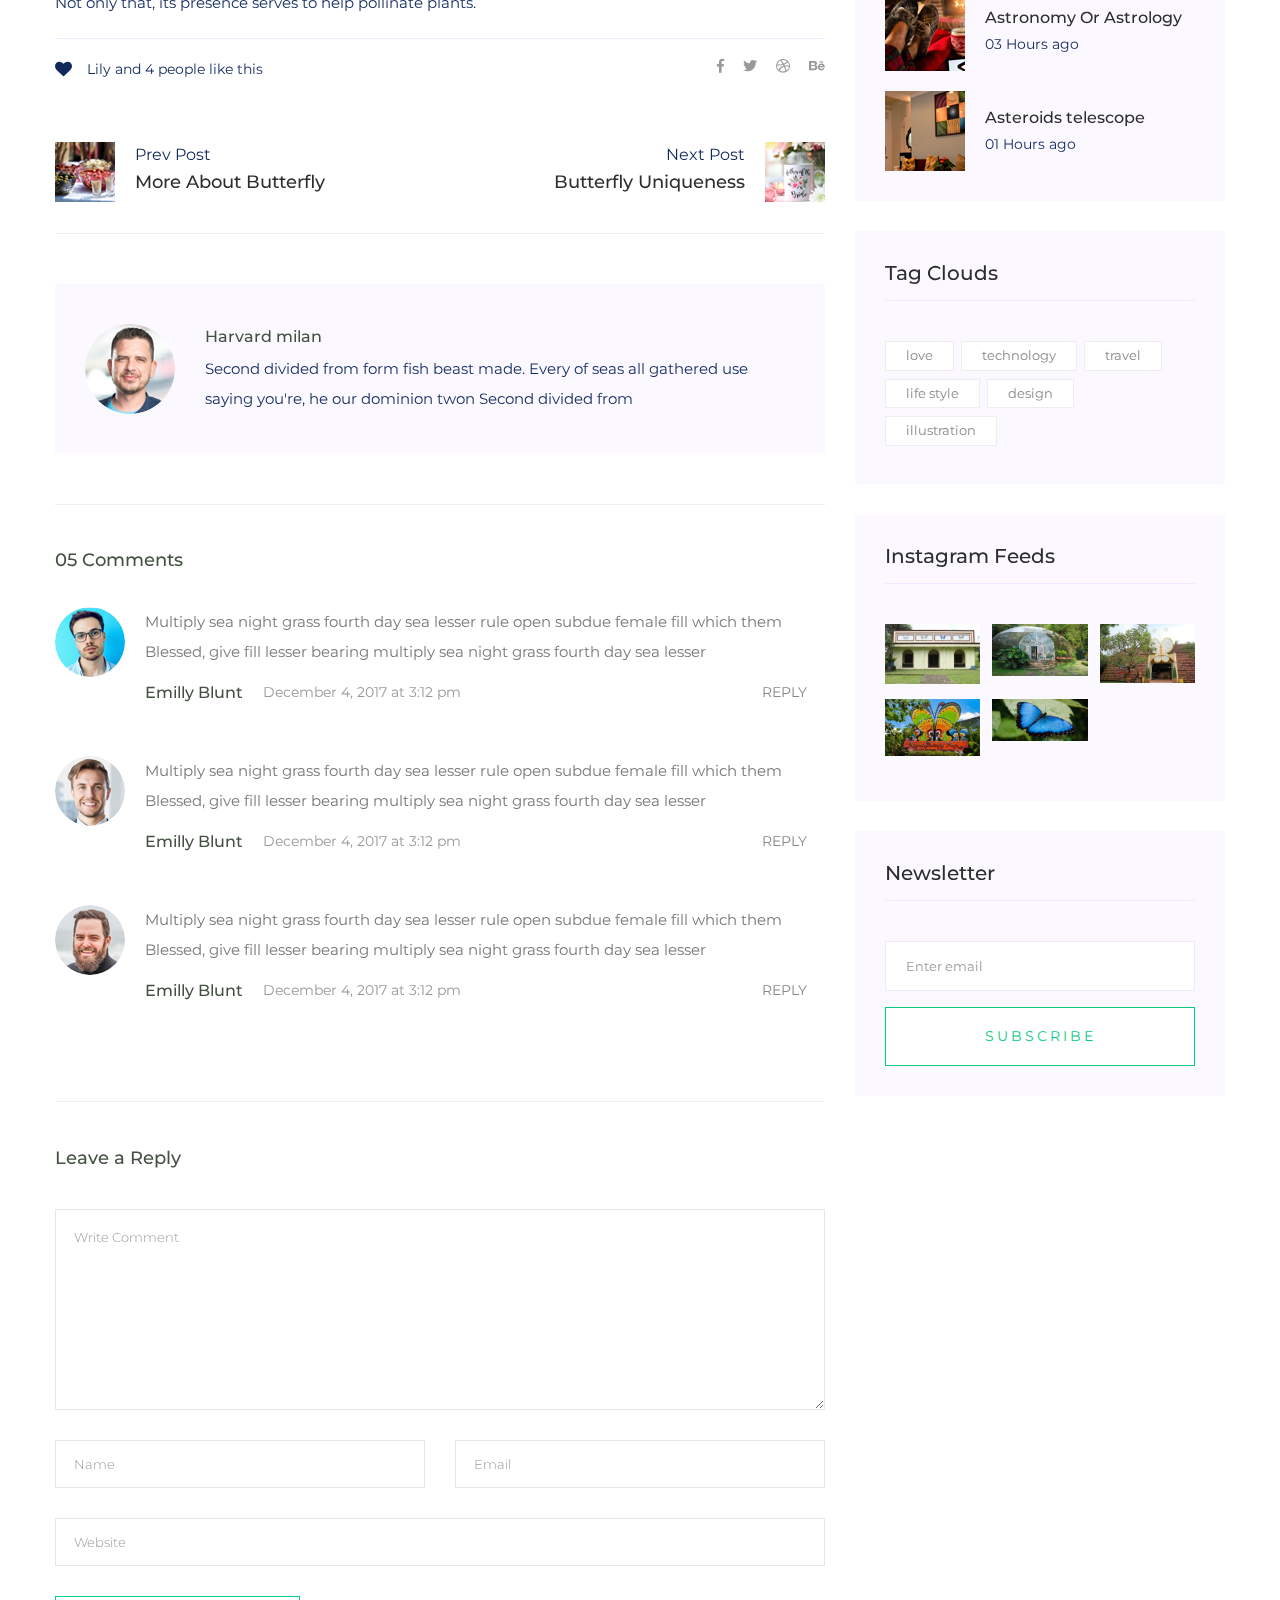
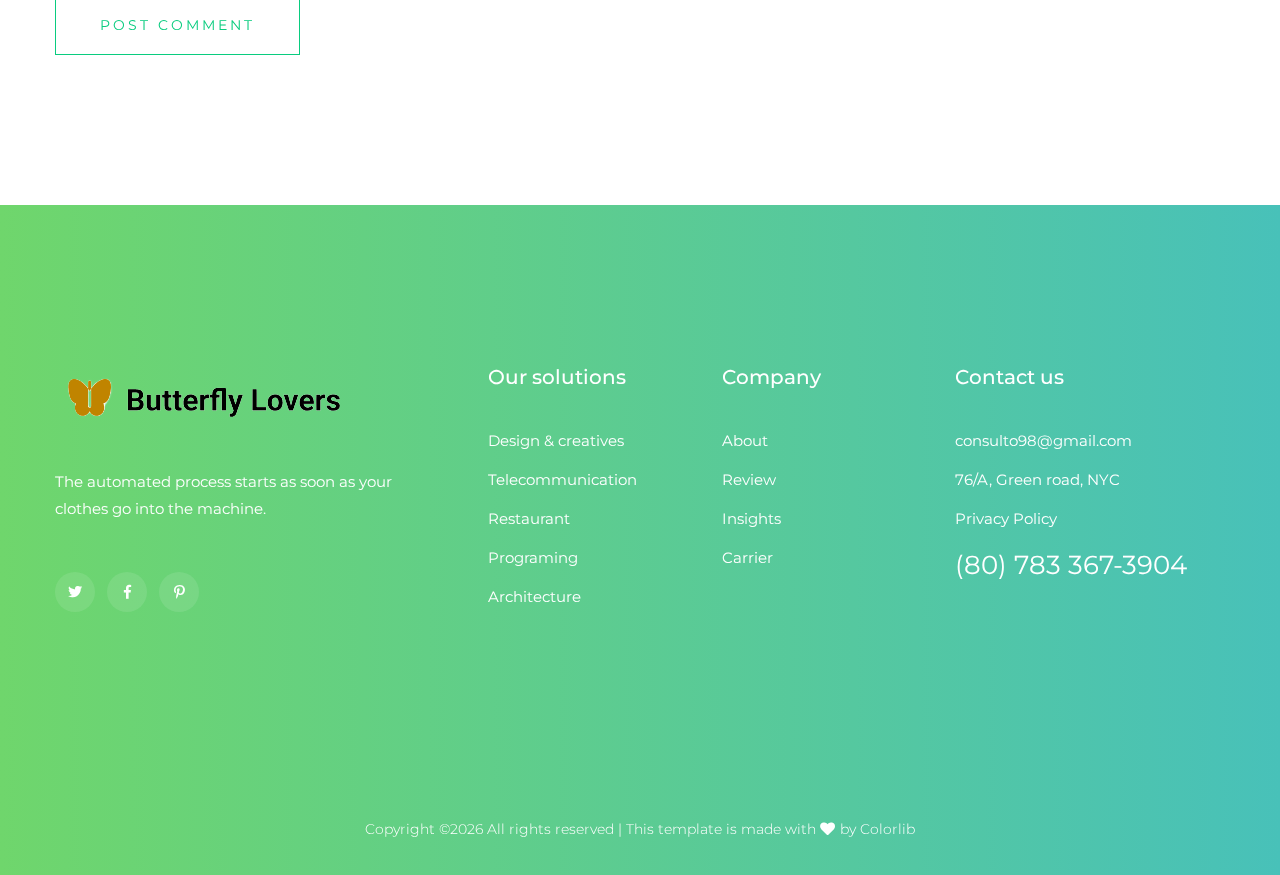
<file: blog_details.html>
<!doctype html>
<html class="no-js" lang="zxx">
<head>
 <meta charset="utf-8">
 <meta http-equiv="x-ua-compatible" content="ie=edge">
 <title>Butterfly</title>
 <meta name="description" content="">
 <meta name="viewport" content="width=device-width, initial-scale=1">
 <link rel="shortcut icon" type="image/x-icon" href="assets/img/favicon.ico">

 <!-- CSS here -->
 <link rel="stylesheet" href="assets/css/bootstrap.min.css">
 <link rel="stylesheet" href="assets/css/owl.carousel.min.css">
 <link rel="stylesheet" href="assets/css/slicknav.css">
 <link rel="stylesheet" href="assets/css/animate.min.css">
 <link rel="stylesheet" href="assets/css/hamburgers.min.css">
 <link rel="stylesheet" href="assets/css/magnific-popup.css">
 <link rel="stylesheet" href="assets/css/fontawesome-all.min.css">
 <link rel="stylesheet" href="assets/css/themify-icons.css">
 <link rel="stylesheet" href="assets/css/slick.css">
 <link rel="stylesheet" href="assets/css/nice-select.css">
 <link rel="stylesheet" href="assets/css/style.css">
</head>

<body>
 <!--? Preloader Start -->
 <div id="preloader-active">
  <div class="preloader d-flex align-items-center justify-content-center">
    <div class="preloader-inner position-relative">
      <div class="preloader-circle"></div>
      <div class="preloader-img pere-text">
        <img src="assets/img/logo/loder.png" alt="">
      </div>
    </div>
  </div>
</div>
<!-- Preloader Start -->
<header>
  <!-- Header Start -->
  <div class="header-area">
    <div class="main-header ">
      <div class="header-bottom  header-sticky">
        <div class="container-fluid">
          <div class="row align-items-center">
            <!-- Logo -->
            <div class="col-xl-2 col-lg-2">
              <div class="logo">
                <a href="index.html"><img src="assets/img/logo/logo.png" alt=""></a>
              </div>
            </div>
            <div class="col-xl-10 col-lg-10">
              <div class="menu-wrapper  d-flex align-items-center justify-content-end">
                <!-- Main-menu -->
                <div class="main-menu d-none d-lg-block">
                  <nav>
                    <ul id="navigation">                                                                                          
                      <li><a href="index.html">Home</a></li>
                      <li><a href="about.html">About</a></li>
                      <li><a href="what-do.html">Our Teams</a></li>
                      <li><a href="projects.html">Gallery</a></li>
                      <!-- <li><a href="blog.html">Blog</a> -->
                          <ul class="submenu">
                              <li><a href="blog.html">Blog</a></li>
                              <li><a href="blog_details.html">Blog Details</a></li>
                              <li><a href="elements.html">Element</a></li>
                          </ul>
                      </li>
                      <li><a href="contact.html">Contact</a></li>
                  </ul>
                  </nav>
                </div>
                <!-- Header-btn -->
                <div class="header-right-btn d-none d-lg-block ml-20">
                  <a href="contact.html" class="btn header-btn">Make a Donation</a>
                </div>
              </div>
            </div> 
            <!-- Mobile Menu -->
            <div class="col-12">
              <div class="mobile_menu d-block d-lg-none"></div>
            </div>
          </div>
        </div>
      </div>
    </div>
  </div>
  <!-- Header End -->
</header>
<main>
  <!--? Hero Start -->
  <div class="slider-area2">
    <div class="slider-height2 d-flex align-items-center">
      <div class="container">
        <div class="row">
          <div class="col-xl-12">
            <div class="hero-cap hero-cap2 pt-70">
              <h2>About Details</h2>
              <nav aria-label="breadcrumb">
                <ol class="breadcrumb">
                  <li class="breadcrumb-item"><a href="index.html">Home</a></li>
                  <li class="breadcrumb-item"><a href="#">About Details</a></li> 
                </ol>
              </nav>
            </div>
          </div>
        </div>
      </div>
    </div>
  </div>
  <!-- Hero End -->
  <!--? Blog Area Start -->
  <section class="blog_area single-post-area section-padding">
   <div class="container">
    <div class="row">
     <div class="col-lg-8 posts-list">
      <div class="single-post">
       <div class="feature-img">
        <img class="img-fluid" src="assets/img/blog/single_blog_1.png" alt="">
      </div>
      <div class="blog_details">
        <h2 style="color: #2d2d2d;">Butterfly Philosophy
       </h2>
       <ul class="blog-info-link mt-3 mb-4">
         <li><a href="#"><i class="fa fa-user"></i> Writer, Writer</a></li>
         <li><a href="#"><i class="fa fa-comments"></i> 03 Comments</a></li>
       </ul>
       <p class="excert">
        In the process of growth, butterflies undergo several physical changes due to cell growth, which is known as metamorphosis.
       </p>
       <p>
        As we have learned, the metamorphosis of a butterfly starts from the egg phase, caterpillar, cocoon, and then becomes a butterfly.
         In the early stages, the butterfly will lay its eggs on the underside of the leaf or the tip of the leaf that it likes,
         so that when it hatches it will immediately get food. The caterpillar phase is the most difficult moment for the butterfly. 
       </p>
       <div class="quote-wrapper">
      </div>
      <p>
        Continue to the third phase, the caterpillar will turn into a cocoon. After destroying the leaves for food, 
        the cocoons fast for 21 days before moving on to the final phase. At the end of the phase,
         the process of metamorphosis is complete and the cocoon turns into a butterfly. As penance for having "damaged" the growing leaves,
        butterflies fly here and there beautifully to entertain humans and the whole nature. Not only that, its presence serves to help pollinate plants.
     </p>
     <p>
       Continue to the third phase, the caterpillar will turn into a cocoon. After destroying the leaves for food,
        the cocoons fast for 21 days before moving on to the final phase. At the end of the phase,
         the process of metamorphosis is complete and the cocoon turns into a butterfly.
          As penance for having "damaged" the growing leaves,
           butterflies fly here and there beautifully to entertain humans and the whole nature. Not only that,
            its presence serves to help pollinate plants.
     </p>
   </div>
 </div>
 <div class="navigation-top">
   <div class="d-sm-flex justify-content-between text-center">
    <p class="like-info"><span class="align-middle"><i class="fa fa-heart"></i></span> Lily and 4
    people like this</p>
    <div class="col-sm-4 text-center my-2 my-sm-0">
     <!-- <p class="comment-count"><span class="align-middle"><i class="fa fa-comment"></i></span> 06 Comments</p> -->
   </div>
   <ul class="social-icons">
     <li><a href="https://www.facebook.com/sai4ull"><i class="fab fa-facebook-f"></i></a></li>
     <li><a href="#"><i class="fab fa-twitter"></i></a></li>
     <li><a href="#"><i class="fab fa-dribbble"></i></a></li>
     <li><a href="#"><i class="fab fa-behance"></i></a></li>
   </ul>
 </div>
 <div class="navigation-area">
  <div class="row">
   <div
   class="col-lg-6 col-md-6 col-12 nav-left flex-row d-flex justify-content-start align-items-center">
   <div class="thumb">
     <a href="#">
      <img class="img-fluid" src="assets/img/post/preview.png" alt="">
    </a>
  </div>
  <div class="arrow">
   <a href="#">
    <span class="lnr text-white ti-arrow-left"></span>
  </a>
</div>
<div class="detials">
 <p>Prev Post</p>
 <a href="#">
  <h4 style="color: #2d2d2d;">More About Butterfly</h4>
</a>
</div>
</div>
<div
class="col-lg-6 col-md-6 col-12 nav-right flex-row d-flex justify-content-end align-items-center">
<div class="detials">
 <p>Next Post</p>
 <a href="#">
  <h4 style="color: #2d2d2d;">Butterfly Uniqueness</h4>
</a>
</div>
<div class="arrow">
 <a href="#">
  <span class="lnr text-white ti-arrow-right"></span>
</a>
</div>
<div class="thumb">
 <a href="#">
  <img class="img-fluid" src="assets/img/post/next.png" alt="">
</a>
</div>
</div>
</div>
</div>
</div>
<div class="blog-author">
 <div class="media align-items-center">
  <img src="assets/img/blog/author.png" alt="">
  <div class="media-body">
   <a href="#">
    <h4>Harvard milan</h4>
  </a>
  <p>Second divided from form fish beast made. Every of seas all gathered use saying you're, he
  our dominion twon Second divided from</p>
</div>
</div>
</div>
<div class="comments-area">
 <h4>05 Comments</h4>
 <div class="comment-list">
  <div class="single-comment justify-content-between d-flex">
   <div class="user justify-content-between d-flex">
    <div class="thumb">
     <img src="assets/img/blog/comment_1.png" alt="">
   </div>
   <div class="desc">
     <p class="comment">
      Multiply sea night grass fourth day sea lesser rule open subdue female fill which them
      Blessed, give fill lesser bearing multiply sea night grass fourth day sea lesser
    </p>
    <div class="d-flex justify-content-between">
      <div class="d-flex align-items-center">
       <h5>
        <a href="#">Emilly Blunt</a>
      </h5>
      <p class="date">December 4, 2017 at 3:12 pm </p>
    </div>
    <div class="reply-btn">
     <a href="#" class="btn-reply text-uppercase">reply</a>
   </div>
 </div>
</div>
</div>
</div>
</div>
<div class="comment-list">
  <div class="single-comment justify-content-between d-flex">
   <div class="user justify-content-between d-flex">
    <div class="thumb">
     <img src="assets/img/blog/comment_2.png" alt="">
   </div>
   <div class="desc">
     <p class="comment">
      Multiply sea night grass fourth day sea lesser rule open subdue female fill which them
      Blessed, give fill lesser bearing multiply sea night grass fourth day sea lesser
    </p>
    <div class="d-flex justify-content-between">
      <div class="d-flex align-items-center">
       <h5>
        <a href="#">Emilly Blunt</a>
      </h5>
      <p class="date">December 4, 2017 at 3:12 pm </p>
    </div>
    <div class="reply-btn">
     <a href="#" class="btn-reply text-uppercase">reply</a>
   </div>
 </div>
</div>
</div>
</div>
</div>
<div class="comment-list">
  <div class="single-comment justify-content-between d-flex">
   <div class="user justify-content-between d-flex">
    <div class="thumb">
     <img src="assets/img/blog/comment_3.png" alt="">
   </div>
   <div class="desc">
     <p class="comment">
      Multiply sea night grass fourth day sea lesser rule open subdue female fill which them
      Blessed, give fill lesser bearing multiply sea night grass fourth day sea lesser
    </p>
    <div class="d-flex justify-content-between">
      <div class="d-flex align-items-center">
       <h5>
        <a href="#">Emilly Blunt</a>
      </h5>
      <p class="date">December 4, 2017 at 3:12 pm </p>
    </div>
    <div class="reply-btn">
     <a href="#" class="btn-reply text-uppercase">reply</a>
   </div>
 </div>
</div>
</div>
</div>
</div>
</div>
<div class="comment-form">
 <h4>Leave a Reply</h4>
 <form class="form-contact comment_form" action="#" id="commentForm">
  <div class="row">
   <div class="col-12">
    <div class="form-group">
     <textarea class="form-control w-100" name="comment" id="comment" cols="30" rows="9"
     placeholder="Write Comment"></textarea>
   </div>
 </div>
 <div class="col-sm-6">
  <div class="form-group">
   <input class="form-control" name="name" id="name" type="text" placeholder="Name">
 </div>
</div>
<div class="col-sm-6">
  <div class="form-group">
   <input class="form-control" name="email" id="email" type="email" placeholder="Email">
 </div>
</div>
<div class="col-12">
  <div class="form-group">
   <input class="form-control" name="website" id="website" type="text" placeholder="Website">
 </div>
</div>
</div>
<div class="form-group">
 <button type="submit" class="button button-contactForm btn_1 boxed-btn">Post Comment</button>
</div>
</form>
</div>
</div>
<div class="col-lg-4">
  <div class="blog_right_sidebar">
   <aside class="single_sidebar_widget search_widget">
    <form action="#">
     <div class="form-group">
      <div class="input-group mb-3">
       <input type="text" class="form-control" placeholder='Search Keyword'
       onfocus="this.placeholder = ''" onblur="this.placeholder = 'Search Keyword'">
       <div class="input-group-append">
        <button class="btns" type="button"><i class="ti-search"></i></button>
      </div>
    </div>
  </div>
  <button class="button rounded-0 primary-bg text-white w-100 btn_1 boxed-btn"
  type="submit">Search</button>
</form>
</aside>
<aside class="single_sidebar_widget post_category_widget">
  <h4 class="widget_title" style="color: #2d2d2d;">Category</h4>
  <ul class="list cat-list">
   <li>
    <a href="#" class="d-flex">
     <p>Environment</p>
     <p>(2)</p>
   </a>
 </li>
 <li>
  <a href="#" class="d-flex">
   <p>Travel news</p>
   <p>(10)</p>
 </a>
</li>
<li>
  <a href="#" class="d-flex">
   <p>Technology</p>
   <p>(03)</p>
 </a>
</li>
<li>
  <a href="#" class="d-flex">
   <p>Product</p>
   <p>(11)</p>
 </a>
</li>
<li>
  <a href="#" class="d-flex">
   <p>Inspiration</p>
   <p>(21)</p>
 </a>
</li>
<li>
  <a href="#" class="d-flex">
   <p>Health Care</p>
   <p>(21)</p>
 </a>
</li>
</ul>
</aside>
<aside class="single_sidebar_widget popular_post_widget">
  <h3 class="widget_title" style="color: #2d2d2d;">Recent Post</h3>
  <div class="media post_item">
   <img src="assets/img/post/post_1.png" alt="post">
   <div class="media-body">
    <a href="blog_details.html">
     <h3 style="color: #2d2d2d;">From life was you fish...</h3>
   </a>
   <p>January 12, 2019</p>
 </div>
</div>
<div class="media post_item">
 <img src="assets/img/post/post_2.png" alt="post">
 <div class="media-body">
  <a href="blog_details.html">
   <h3 style="color: #2d2d2d;">The Amazing Hubble</h3>
 </a>
 <p>02 Hours ago</p>
</div>
</div>
<div class="media post_item">
 <img src="assets/img/post/post_3.png" alt="post">
 <div class="media-body">
  <a href="blog_details.html">
   <h3 style="color: #2d2d2d;">Astronomy Or Astrology</h3>
 </a>
 <p>03 Hours ago</p>
</div>
</div>
<div class="media post_item">
 <img src="assets/img/post/post_4.png" alt="post">
 <div class="media-body">
  <a href="blog_details.html">
   <h3 style="color: #2d2d2d;">Asteroids telescope</h3>
 </a>
 <p>01 Hours ago</p>
</div>
</div>
</aside>
<aside class="single_sidebar_widget tag_cloud_widget">
  <h4 class="widget_title" style="color: #2d2d2d;">Tag Clouds</h4>
  <ul class="list">
  <li>
    <a href="#">love</a>
  </li>
  <li>
    <a href="#">technology</a>
  </li>
  <li>
    <a href="#">travel</a>
  </li>
  <li>
    <a href="#">life style</a>
  </li>
  <li>
    <a href="#">design</a>
  </li>
  <li>
    <a href="#">illustration</a>
  </li>
</ul>
</aside>
<aside class="single_sidebar_widget instagram_feeds">
  <h4 class="widget_title" style="color: #2d2d2d;">Instagram Feeds</h4>
  <ul class="instagram_row flex-wrap">
   <li>
    <a href="#">
     <img class="img-fluid" src="assets/img/post/post_5.png" alt="">
   </a>
 </li>
 <li>
  <a href="#">
   <img class="img-fluid" src="assets/img/post/post_6.png" alt="">
 </a>
</li>
<!-- <li>
  <a href="#">
   <img class="img-fluid" src="assets/img/post/post_7.png" alt="">
 </a>
</li> -->
<li>
  <a href="#">
   <img class="img-fluid" src="assets/img/post/post_8.png" alt="">
 </a>
</li>
<li>
  <a href="#">
   <img class="img-fluid" src="assets/img/post/post_9.png" alt="">
 </a>
</li>
<li>
  <a href="#">
   <img class="img-fluid" src="assets/img/post/post_10.png" alt="">
 </a>
</li>
</ul>
</aside>
<aside class="single_sidebar_widget newsletter_widget">
  <h4 class="widget_title" style="color: #2d2d2d;">Newsletter</h4>
  <form action="#">
   <div class="form-group">
    <input type="email" class="form-control" onfocus="this.placeholder = ''"
    onblur="this.placeholder = 'Enter email'" placeholder='Enter email' required>
  </div>
  <button class="button rounded-0 primary-bg text-white w-100 btn_1 boxed-btn" type="submit">Subscribe</button>
</form>
</aside>
</div>
</div>
</div>
</div>
</section>
<!-- Blog Area End -->
</main>
<footer>
  <div class="footer-wrapper">
   <!-- Footer Start-->
   <div class="footer-area footer-padding">
     <div class="container ">
       <div class="row justify-content-between">
         <div class="col-xl-4 col-lg-3 col-md-8 col-sm-8">
           <div class="single-footer-caption mb-50">
             <div class="single-footer-caption mb-30">
               <!-- logo -->
               <div class="footer-logo mb-35">
                 <a href="index.html"><img src="assets/img/logo/logo2_footer.png" alt=""></a>
               </div>
               <div class="footer-tittle">
                 <div class="footer-pera">
                   <p>The automated process starts as soon as your clothes go into the machine.</p>
                 </div>
               </div>
               <!-- social -->
               <div class="footer-social">
                 <a href="#"><i class="fab fa-twitter"></i></a>
                 <a href="https://bit.ly/sai4ull"><i class="fab fa-facebook-f"></i></a>
                 <a href="#"><i class="fab fa-pinterest-p"></i></a>
               </div>
             </div>
           </div>
         </div>
         <div class="col-xl-2 col-lg-3 col-md-4 col-sm-4">
           <div class="single-footer-caption mb-50">
             <div class="footer-tittle">
               <h4>Our solutions</h4>
               <ul>
                 <li><a href="#">Design & creatives</a></li>
                 <li><a href="#">Telecommunication</a></li>
                 <li><a href="#">Restaurant</a></li>
                 <li><a href="#">Programing</a></li>
                 <li><a href="#">Architecture</a></li>
               </ul>
             </div>
           </div>
         </div>
         <div class="col-xl-2 col-lg-2 col-md-4 col-sm-4">
           <div class="single-footer-caption mb-50">
             <div class="footer-tittle">
               <h4>Company</h4>
               <ul>
                 <li><a href="#">About</a></li>
                 <li><a href="#">Review</a></li>
                 <li><a href="#">Insights</a></li>
                 <li><a href="#">Carrier</a></li>
               </ul>
             </div>
           </div>
         </div>
         <div class="col-xl-3 col-lg-4 col-md-6 col-sm-4">
           <div class="single-footer-caption mb-50">
             <div class="footer-tittle">
               <h4>Contact us</h4>
               <ul>
                 <li><a href="#">consulto98@gmail.com</a></li>
                 <li><a href="#">76/A, Green road, NYC</a></li>
                 <li><a href="#">Privacy Policy</a></li>
                 <li class="number"><a href="#">(80) 783 367-3904</a></li>
               </ul>
             </div>
           </div>
         </div>
       </div>
     </div>
   </div>
   <!-- footer-bottom area -->
   <div class="footer-bottom-area">
     <div class="container">
       <div class="footer-border">
         <div class="row d-flex align-items-center">
           <div class="col-xl-12 ">
             <div class="footer-copy-right text-center">
               <p><!-- Link back to Colorlib can't be removed. Template is licensed under CC BY 3.0. -->
                Copyright &copy;<script>document.write(new Date().getFullYear());</script> All rights reserved | This template is made with <i class="fa fa-heart" aria-hidden="true"></i> by <a href="https://colorlib.com" target="_blank">Colorlib</a>
                <!-- Link back to Colorlib can't be removed. Template is licensed under CC BY 3.0. --></p>
              </div>
            </div>
          </div>
        </div>
      </div>
    </div>
    <!-- Footer End-->
  </div>
</footer>
<!-- Scroll Up -->
<div id="back-top" >
 <a title="Go to Top" href="#"> <i class="fas fa-level-up-alt"></i></a>
</div>

<!-- JS here -->

<script src="./assets/js/vendor/modernizr-3.5.0.min.js"></script>
<!-- Jquery, Popper, Bootstrap -->
<script src="./assets/js/vendor/jquery-1.12.4.min.js"></script>
<script src="./assets/js/popper.min.js"></script>
<script src="./assets/js/bootstrap.min.js"></script>
<!-- Jquery Mobile Menu -->
<script src="./assets/js/jquery.slicknav.min.js"></script>

<!-- Jquery Slick , Owl-Carousel Plugins -->
<script src="./assets/js/owl.carousel.min.js"></script>
<script src="./assets/js/slick.min.js"></script>
<!-- One Page, Animated-HeadLin -->
<script src="./assets/js/wow.min.js"></script>
<script src="./assets/js/animated.headline.js"></script>
<script src="./assets/js/jquery.magnific-popup.js"></script>

<!-- Date Picker -->
<script src="./assets/js/gijgo.min.js"></script>
<!-- Nice-select, sticky -->
<script src="./assets/js/jquery.nice-select.min.js"></script>
<script src="./assets/js/jquery.sticky.js"></script>

<!-- counter , waypoint,Hover Direction -->
<script src="./assets/js/jquery.counterup.min.js"></script>
<script src="./assets/js/waypoints.min.js"></script>
<script src="./assets/js/jquery.countdown.min.js"></script>
<script src="./assets/js/hover-direction-snake.min.js"></script>

<!-- contact js -->
<script src="./assets/js/contact.js"></script>
<script src="./assets/js/jquery.form.js"></script>
<script src="./assets/js/jquery.validate.min.js"></script>
<script src="./assets/js/mail-script.js"></script>
<script src="./assets/js/jquery.ajaxchimp.min.js"></script>

<!-- Jquery Plugins, main Jquery -->	
<script src="./assets/js/plugins.js"></script>
<script src="./assets/js/main.js"></script>

</body>
</html>
</file>
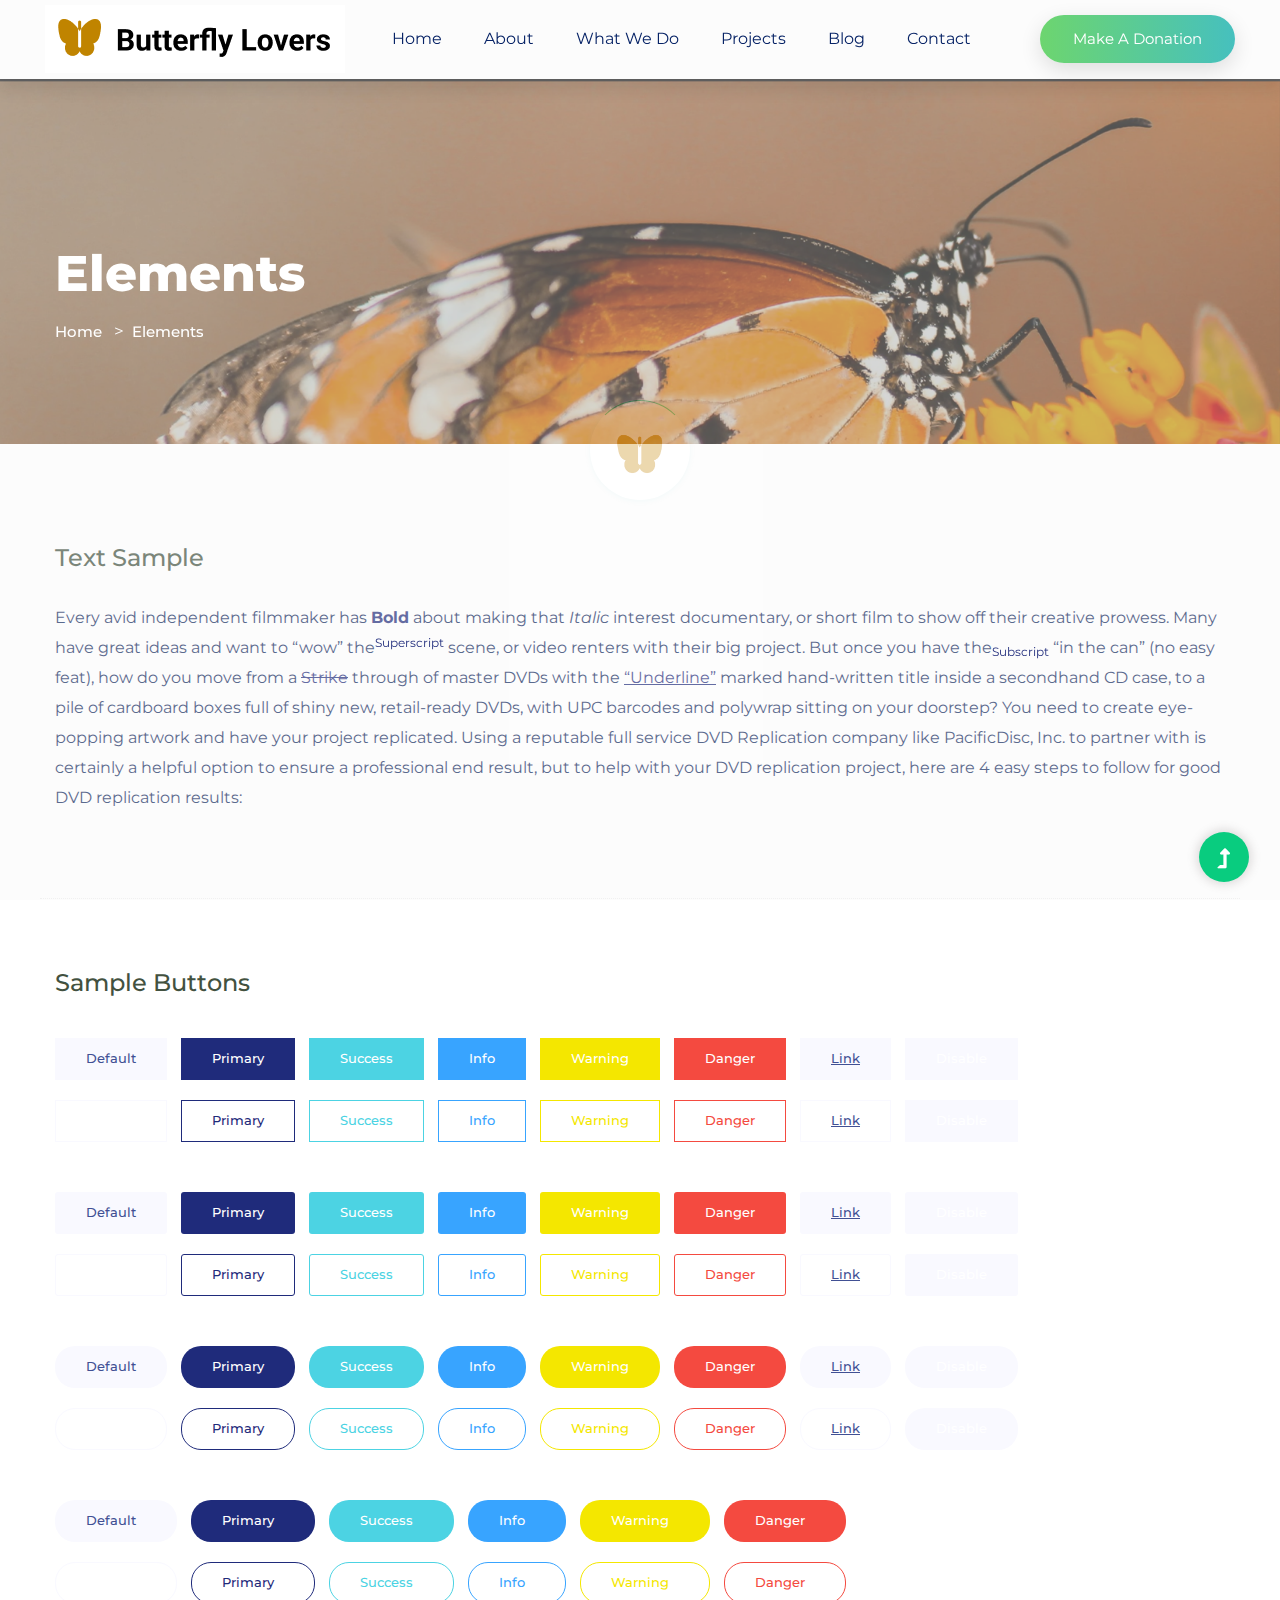
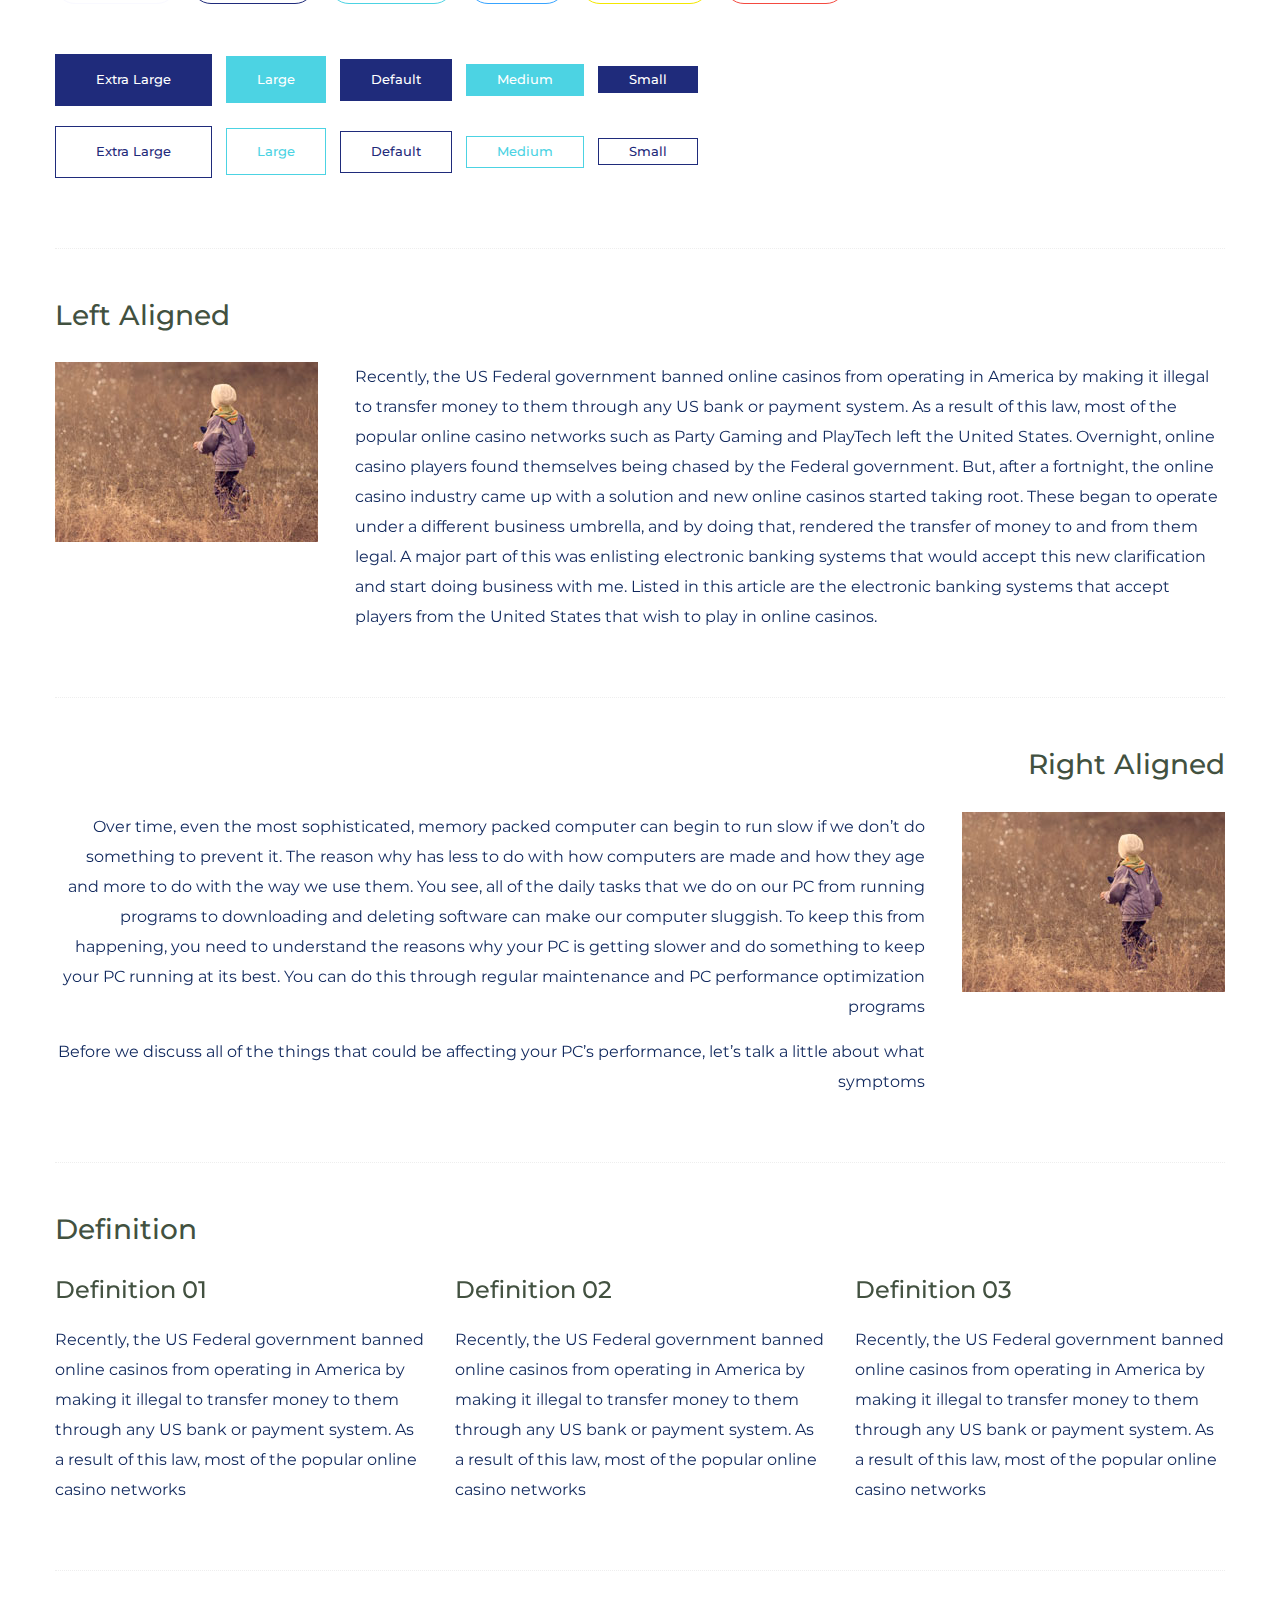
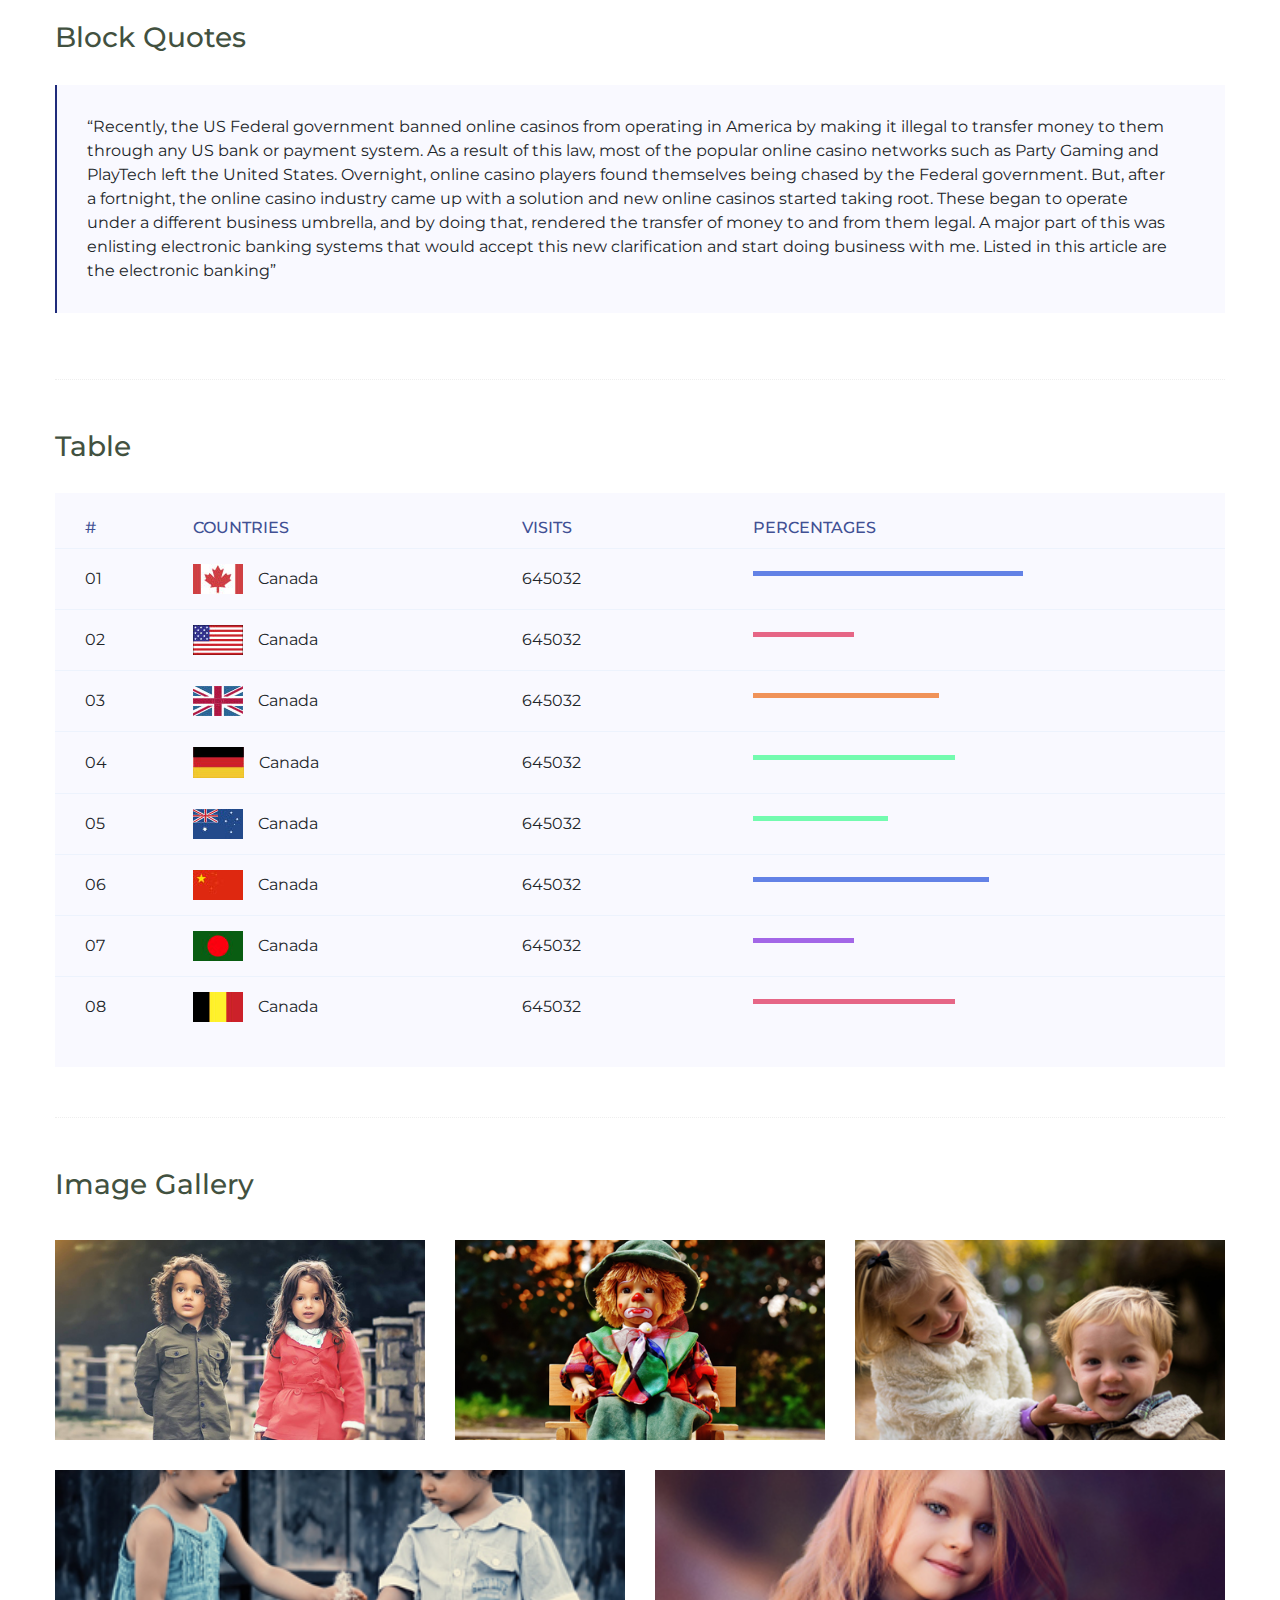
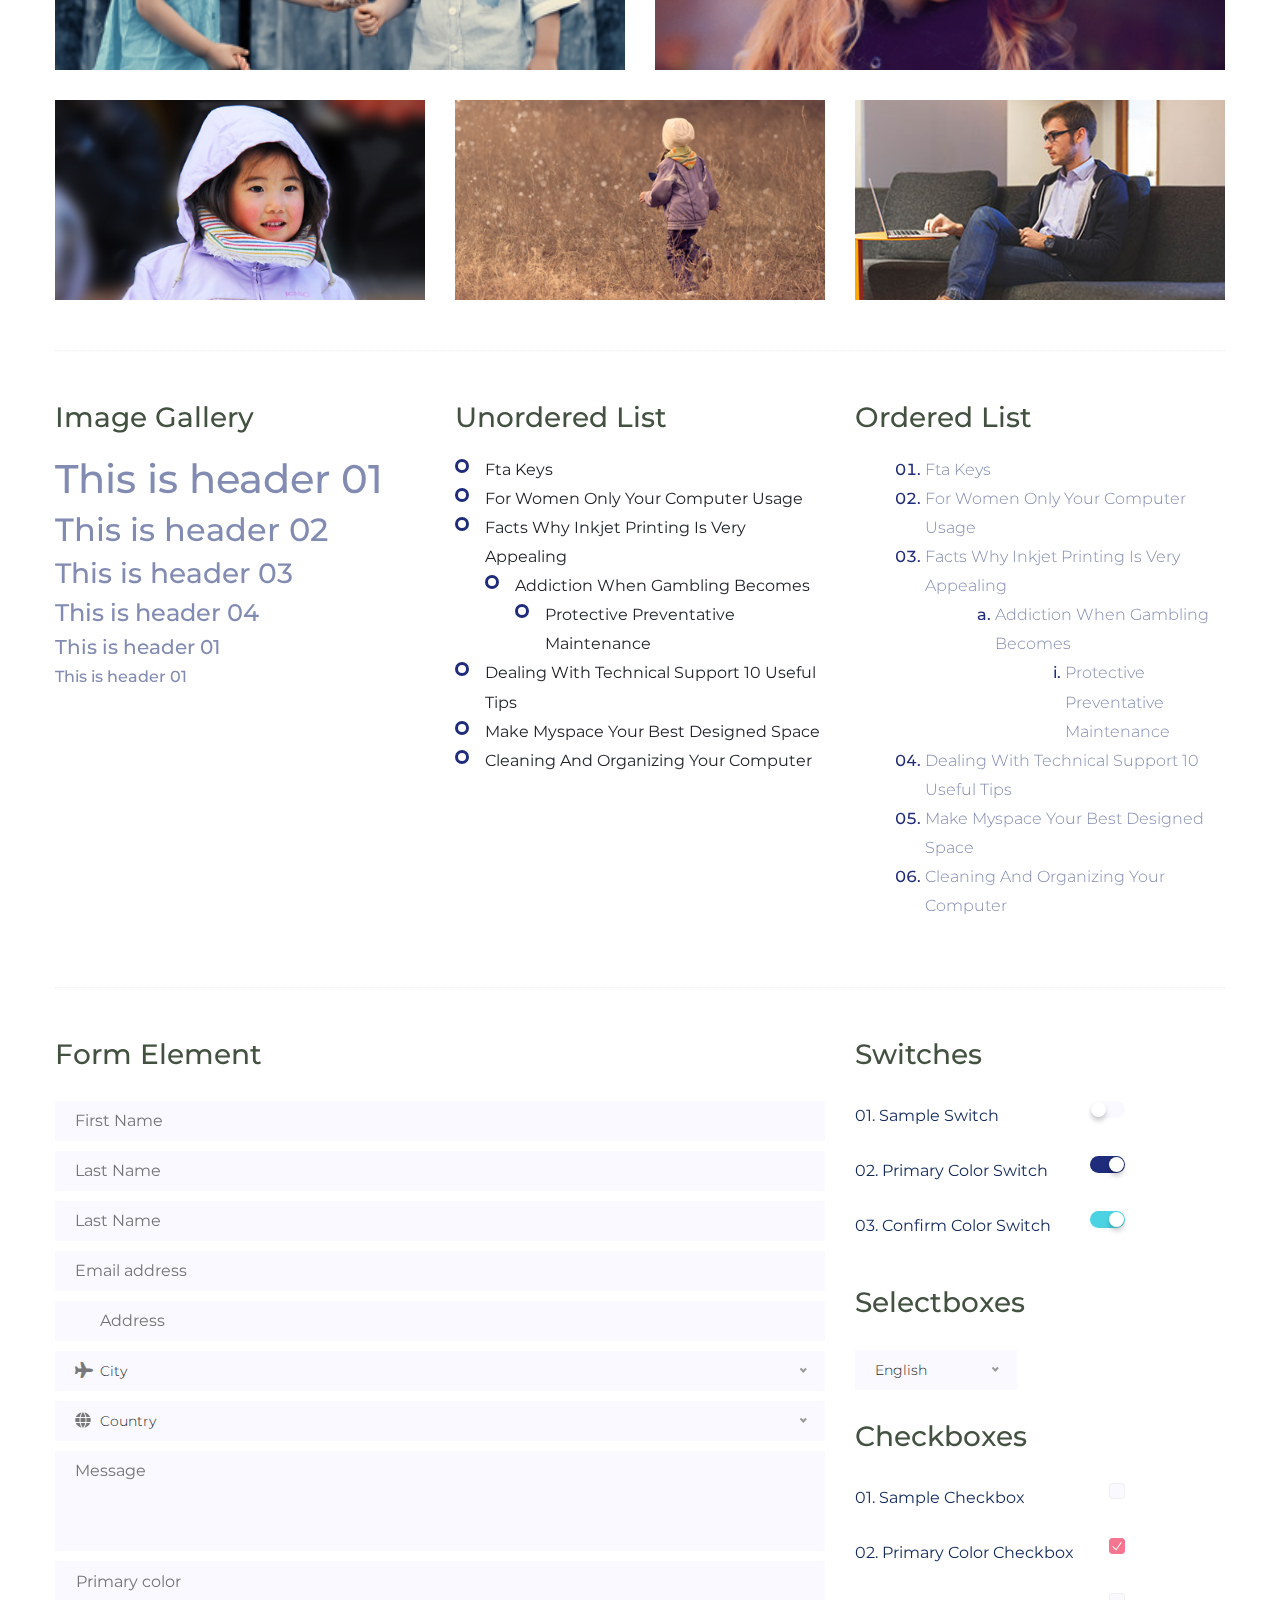
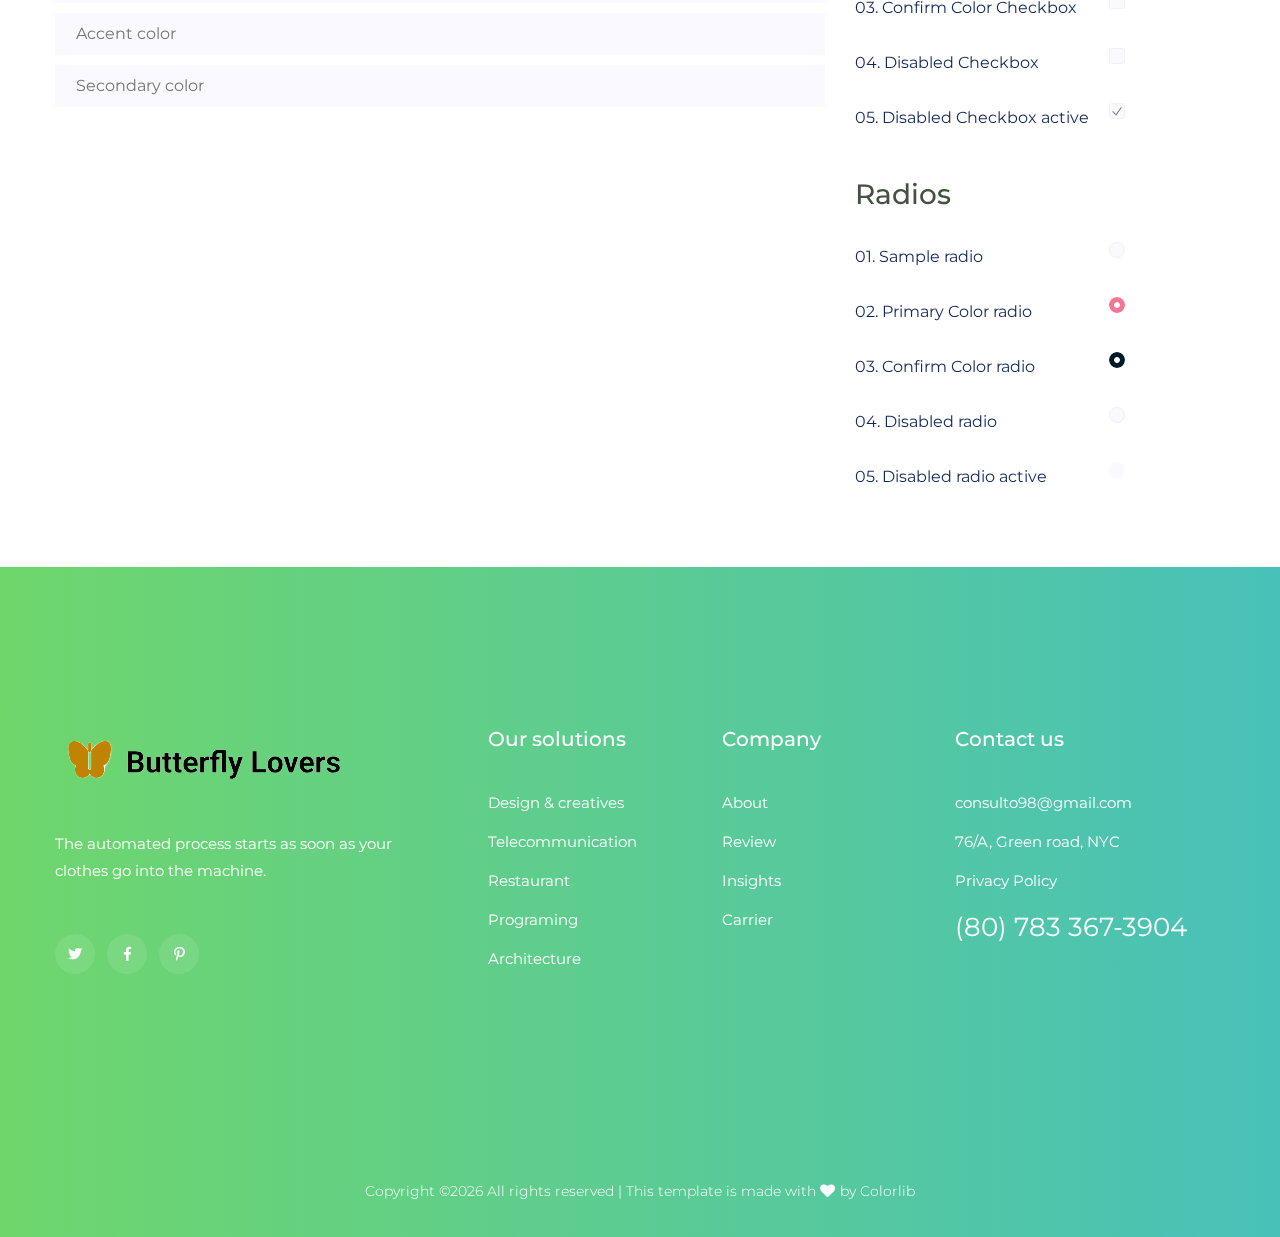
<file: elements.html>
<!doctype html>
<html class="no-js" lang="zxx">
<head>
	<meta charset="utf-8">
	<meta http-equiv="x-ua-compatible" content="ie=edge">
	<title>Environmental</title>
	<meta name="description" content="">
	<meta name="viewport" content="width=device-width, initial-scale=1">
	<link rel="shortcut icon" type="image/x-icon" href="assets/img/favicon.ico">

	<!-- CSS here -->
	<link rel="stylesheet" href="assets/css/bootstrap.min.css">
	<link rel="stylesheet" href="assets/css/owl.carousel.min.css">
	<link rel="stylesheet" href="assets/css/slicknav.css">
	<link rel="stylesheet" href="assets/css/animate.min.css">
	<link rel="stylesheet" href="assets/css/hamburgers.min.css">
	<link rel="stylesheet" href="assets/css/magnific-popup.css">
	<link rel="stylesheet" href="assets/css/fontawesome-all.min.css">
	<link rel="stylesheet" href="assets/css/themify-icons.css">
	<link rel="stylesheet" href="assets/css/slick.css">
	<link rel="stylesheet" href="assets/css/nice-select.css">
	<link rel="stylesheet" href="assets/css/style.css">
</head>
<body>
	<!--? Preloader Start -->
	<div id="preloader-active">
		<div class="preloader d-flex align-items-center justify-content-center">
			<div class="preloader-inner position-relative">
				<div class="preloader-circle"></div>
				<div class="preloader-img pere-text">
					<img src="assets/img/logo/loder.png" alt="">
				</div>
			</div>
		</div>
	</div>
	<!-- Preloader Start -->
	<header>
		<!-- Header Start -->
		<div class="header-area">
			<div class="main-header ">
				<div class="header-bottom  header-sticky">
					<div class="container-fluid">
						<div class="row align-items-center">
							<!-- Logo -->
							<div class="col-xl-2 col-lg-2">
								<div class="logo">
									<a href="index.html"><img src="assets/img/logo/logo.png" alt=""></a>
								</div>
							</div>
							<div class="col-xl-10 col-lg-10">
								<div class="menu-wrapper  d-flex align-items-center justify-content-end">
									<!-- Main-menu -->
									<div class="main-menu d-none d-lg-block">
										<nav>
											<ul id="navigation">                                                                                          
												<li><a href="index.html">Home</a></li>
												<li><a href="about.html">About</a></li>
												<li><a href="what-do.html">What we Do</a></li>
												<li><a href="projects.html">Projects</a></li>
												<li><a href="blog.html">Blog</a>
													<ul class="submenu">
														<li><a href="blog.html">Blog</a></li>
														<li><a href="blog_details.html">Blog Details</a></li>
														<li><a href="elements.html">Element</a></li>
													</ul>
												</li>
												<li><a href="contact.html">Contact</a></li>
											</ul>
										</nav>
									</div>
									<!-- Header-btn -->
									<div class="header-right-btn d-none d-lg-block ml-20">
										<a href="contact.html" class="btn header-btn">Make a Donation</a>
									</div>
								</div>
							</div> 
							<!-- Mobile Menu -->
							<div class="col-12">
								<div class="mobile_menu d-block d-lg-none"></div>
							</div>
						</div>
					</div>
				</div>
			</div>
		</div>
		<!-- Header End -->
	</header>
	<main>
		<!--? Hero Start -->
		<div class="slider-area2">
			<div class="slider-height2 d-flex align-items-center">
				<div class="container">
					<div class="row">
						<div class="col-xl-12">
							<div class="hero-cap hero-cap2 pt-70">
								<h2>Elements</h2>
								<nav aria-label="breadcrumb">
									<ol class="breadcrumb">
										<li class="breadcrumb-item"><a href="index.html">Home</a></li>
										<li class="breadcrumb-item"><a href="#">Elements</a></li> 
									</ol>
								</nav>
							</div>
						</div>
					</div>
				</div>
			</div>
		</div>
		<!-- Hero End -->
		<!--? Start Sample Area -->
		<section class="sample-text-area">
			<div class="container box_1170">
				<h3 class="text-heading">Text Sample</h3>
				<p class="sample-text">
					Every avid independent filmmaker has <b>Bold</b> about making that <i>Italic</i> interest documentary,
					or short
					film to show off their creative prowess. Many have great ideas and want to “wow”
					the<sup>Superscript</sup> scene,
					or video renters with their big project. But once you have the<sub>Subscript</sub> “in the can” (no easy
					feat), how
					do you move from a <del>Strike</del> through of master DVDs with the <u>“Underline”</u> marked
					hand-written title
					inside a secondhand CD case, to a pile of cardboard boxes full of shiny new, retail-ready DVDs, with UPC
					barcodes
					and polywrap sitting on your doorstep? You need to create eye-popping artwork and have your project
					replicated.
					Using a reputable full service DVD Replication company like PacificDisc, Inc. to partner with is
					certainly a
					helpful option to ensure a professional end result, but to help with your DVD replication project, here
					are 4 easy
					steps to follow for good DVD replication results:
					
				</p>
			</div>
		</section>
		<!-- End Sample Area -->
		<!--? Start Button -->
		<section class="button-area">
			<div class="container box_1170 border-top-generic">
				<h3 class="text-heading">Sample Buttons</h3>
				<div class="button-group-area">
					<a href="#" class="genric-btn default">Default</a>
					<a href="#" class="genric-btn primary">Primary</a>
					<a href="#" class="genric-btn success">Success</a>
					<a href="#" class="genric-btn info">Info</a>
					<a href="#" class="genric-btn warning">Warning</a>
					<a href="#" class="genric-btn danger">Danger</a>
					<a href="#" class="genric-btn link">Link</a>
					<a href="#" class="genric-btn disable">Disable</a>
				</div>
				<div class="button-group-area mt-10">
					<a href="#" class="genric-btn default-border">Default</a>
					<a href="#" class="genric-btn primary-border">Primary</a>
					<a href="#" class="genric-btn success-border">Success</a>
					<a href="#" class="genric-btn info-border">Info</a>
					<a href="#" class="genric-btn warning-border">Warning</a>
					<a href="#" class="genric-btn danger-border">Danger</a>
					<a href="#" class="genric-btn link-border">Link</a>
					<a href="#" class="genric-btn disable">Disable</a>
				</div>
				<div class="button-group-area mt-40">
					<a href="#" class="genric-btn default radius">Default</a>
					<a href="#" class="genric-btn primary radius">Primary</a>
					<a href="#" class="genric-btn success radius">Success</a>
					<a href="#" class="genric-btn info radius">Info</a>
					<a href="#" class="genric-btn warning radius">Warning</a>
					<a href="#" class="genric-btn danger radius">Danger</a>
					<a href="#" class="genric-btn link radius">Link</a>
					<a href="#" class="genric-btn disable radius">Disable</a>
				</div>
				<div class="button-group-area mt-10">
					<a href="#" class="genric-btn default-border radius">Default</a>
					<a href="#" class="genric-btn primary-border radius">Primary</a>
					<a href="#" class="genric-btn success-border radius">Success</a>
					<a href="#" class="genric-btn info-border radius">Info</a>
					<a href="#" class="genric-btn warning-border radius">Warning</a>
					<a href="#" class="genric-btn danger-border radius">Danger</a>
					<a href="#" class="genric-btn link-border radius">Link</a>
					<a href="#" class="genric-btn disable radius">Disable</a>
				</div>
				<div class="button-group-area mt-40">
					<a href="#" class="genric-btn default circle">Default</a>
					<a href="#" class="genric-btn primary circle">Primary</a>
					<a href="#" class="genric-btn success circle">Success</a>
					<a href="#" class="genric-btn info circle">Info</a>
					<a href="#" class="genric-btn warning circle">Warning</a>
					<a href="#" class="genric-btn danger circle">Danger</a>
					<a href="#" class="genric-btn link circle">Link</a>
					<a href="#" class="genric-btn disable circle">Disable</a>
				</div>
				<div class="button-group-area mt-10">
					<a href="#" class="genric-btn default-border circle">Default</a>
					<a href="#" class="genric-btn primary-border circle">Primary</a>
					<a href="#" class="genric-btn success-border circle">Success</a>
					<a href="#" class="genric-btn info-border circle">Info</a>
					<a href="#" class="genric-btn warning-border circle">Warning</a>
					<a href="#" class="genric-btn danger-border circle">Danger</a>
					<a href="#" class="genric-btn link-border circle">Link</a>
					<a href="#" class="genric-btn disable circle">Disable</a>
				</div>
				<div class="button-group-area mt-40">
					<a href="#" class="genric-btn default circle arrow">Default<span class="lnr lnr-arrow-right"></span></a>
					<a href="#" class="genric-btn primary circle arrow">Primary<span class="lnr lnr-arrow-right"></span></a>
					<a href="#" class="genric-btn success circle arrow">Success<span class="lnr lnr-arrow-right"></span></a>
					<a href="#" class="genric-btn info circle arrow">Info<span class="lnr lnr-arrow-right"></span></a>
					<a href="#" class="genric-btn warning circle arrow">Warning<span class="lnr lnr-arrow-right"></span></a>
					<a href="#" class="genric-btn danger circle arrow">Danger<span class="lnr lnr-arrow-right"></span></a>
				</div>
				<div class="button-group-area mt-10">
					<a href="#" class="genric-btn default-border circle arrow">Default<span
						class="lnr lnr-arrow-right"></span></a>
						<a href="#" class="genric-btn primary-border circle arrow">Primary<span
							class="lnr lnr-arrow-right"></span></a>
							<a href="#" class="genric-btn success-border circle arrow">Success<span
								class="lnr lnr-arrow-right"></span></a>
								<a href="#" class="genric-btn info-border circle arrow">Info<span
									class="lnr lnr-arrow-right"></span></a>
									<a href="#" class="genric-btn warning-border circle arrow">Warning<span
										class="lnr lnr-arrow-right"></span></a>
										<a href="#" class="genric-btn danger-border circle arrow">Danger<span
											class="lnr lnr-arrow-right"></span></a>
										</div>
										<div class="button-group-area mt-40">
											<a href="#" class="genric-btn primary e-large">Extra Large</a>
											<a href="#" class="genric-btn success large">Large</a>
											<a href="#" class="genric-btn primary">Default</a>
											<a href="#" class="genric-btn success medium">Medium</a>
											<a href="#" class="genric-btn primary small">Small</a>
										</div>
										<div class="button-group-area mt-10">
											<a href="#" class="genric-btn primary-border e-large">Extra Large</a>
											<a href="#" class="genric-btn success-border large">Large</a>
											<a href="#" class="genric-btn primary-border">Default</a>
											<a href="#" class="genric-btn success-border medium">Medium</a>
											<a href="#" class="genric-btn primary-border small">Small</a>
										</div>
									</div>
								</section>
								<!-- End Button -->
								<!--? Start Align Area -->
								<div class="whole-wrap">
									<div class="container box_1170">
										<div class="section-top-border">
											<h3 class="mb-30">Left Aligned</h3>
											<div class="row">
												<div class="col-md-3">
													<img src="assets/img/elements/d.jpg" alt="" class="img-fluid">
												</div>
												<div class="col-md-9 mt-sm-20">
													<p>Recently, the US Federal government banned online casinos from operating in America by making
														it illegal to
														transfer money to them through any US bank or payment system. As a result of this law, most
														of the popular
														online casino networks such as Party Gaming and PlayTech left the United States. Overnight,
														online casino
														players found themselves being chased by the Federal government. But, after a fortnight, the
														online casino
														industry came up with a solution and new online casinos started taking root. These began to
														operate under a
														different business umbrella, and by doing that, rendered the transfer of money to and from
														them legal. A major
														part of this was enlisting electronic banking systems that would accept this new
														clarification and start doing
														business with me. Listed in this article are the electronic banking systems that accept
														players from the United
													States that wish to play in online casinos.</p>
												</div>
											</div>
										</div>
										<div class="section-top-border text-right">
											<h3 class="mb-30">Right Aligned</h3>
											<div class="row">
												<div class="col-md-9">
													<p class="text-right">Over time, even the most sophisticated, memory packed computer can begin
														to run slow if we
														don’t do something to prevent it. The reason why has less to do with how computers are made
														and how they age and
														more to do with the way we use them. You see, all of the daily tasks that we do on our PC
														from running programs
														to downloading and deleting software can make our computer sluggish. To keep this from
														happening, you need to
														understand the reasons why your PC is getting slower and do something to keep your PC
														running at its best. You
													can do this through regular maintenance and PC performance optimization programs</p>
													<p class="text-right">Before we discuss all of the things that could be affecting your PC’s
														performance, let’s
													talk a little about what symptoms</p>
												</div>
												<div class="col-md-3">
													<img src="assets/img/elements/d.jpg" alt="" class="img-fluid">
												</div>
											</div>
										</div>
										<div class="section-top-border">
											<h3 class="mb-30">Definition</h3>
											<div class="row">
												<div class="col-md-4">
													<div class="single-defination">
														<h4 class="mb-20">Definition 01</h4>
														<p>Recently, the US Federal government banned online casinos from operating in America by
															making it illegal to
															transfer money to them through any US bank or payment system. As a result of this law,
															most of the popular
														online casino networks</p>
													</div>
												</div>
												<div class="col-md-4">
													<div class="single-defination">
														<h4 class="mb-20">Definition 02</h4>
														<p>Recently, the US Federal government banned online casinos from operating in America by
															making it illegal to
															transfer money to them through any US bank or payment system. As a result of this law,
															most of the popular
														online casino networks</p>
													</div>
												</div>
												<div class="col-md-4">
													<div class="single-defination">
														<h4 class="mb-20">Definition 03</h4>
														<p>Recently, the US Federal government banned online casinos from operating in America by
															making it illegal to
															transfer money to them through any US bank or payment system. As a result of this law,
															most of the popular
														online casino networks</p>
													</div>
												</div>
											</div>
										</div>
										<div class="section-top-border">
											<h3 class="mb-30">Block Quotes</h3>
											<div class="row">
												<div class="col-lg-12">
													<blockquote class="generic-blockquote">
														“Recently, the US Federal government banned online casinos from operating in America by
														making it illegal to
														transfer money to them through any US bank or payment system. As a result of this law, most
														of the popular
														online casino networks such as Party Gaming and PlayTech left the United States. Overnight,
														online casino
														players found themselves being chased by the Federal government. But, after a fortnight, the
														online casino
														industry came up with a solution and new online casinos started taking root. These began to
														operate under a
														different business umbrella, and by doing that, rendered the transfer of money to and from
														them legal. A major
														part of this was enlisting electronic banking systems that would accept this new
														clarification and start doing
														business with me. Listed in this article are the electronic banking”
													</blockquote>
												</div>
											</div>
										</div>
										<div class="section-top-border">
											<h3 class="mb-30">Table</h3>
											<div class="progress-table-wrap">
												<div class="progress-table">
													<div class="table-head">
														<div class="serial">#</div>
														<div class="country">Countries</div>
														<div class="visit">Visits</div>
														<div class="percentage">Percentages</div>
													</div>
													<div class="table-row">
														<div class="serial">01</div>
														<div class="country"> <img src="assets/img/elements/f1.jpg" alt="flag">Canada</div>
														<div class="visit">645032</div>
														<div class="percentage">
															<div class="progress">
																<div class="progress-bar color-1" role="progressbar" style="width: 80%"
																aria-valuenow="80" aria-valuemin="0" aria-valuemax="100"></div>
															</div>
														</div>
													</div>
													<div class="table-row">
														<div class="serial">02</div>
														<div class="country"> <img src="assets/img/elements/f2.jpg" alt="flag">Canada</div>
														<div class="visit">645032</div>
														<div class="percentage">
															<div class="progress">
																<div class="progress-bar color-2" role="progressbar" style="width: 30%"
																aria-valuenow="30" aria-valuemin="0" aria-valuemax="100"></div>
															</div>
														</div>
													</div>
													<div class="table-row">
														<div class="serial">03</div>
														<div class="country"> <img src="assets/img/elements/f3.jpg" alt="flag">Canada</div>
														<div class="visit">645032</div>
														<div class="percentage">
															<div class="progress">
																<div class="progress-bar color-3" role="progressbar" style="width: 55%"
																aria-valuenow="55" aria-valuemin="0" aria-valuemax="100"></div>
															</div>
														</div>
													</div>
													<div class="table-row">
														<div class="serial">04</div>
														<div class="country"> <img src="assets/img/elements/f4.jpg" alt="flag">Canada</div>
														<div class="visit">645032</div>
														<div class="percentage">
															<div class="progress">
																<div class="progress-bar color-4" role="progressbar" style="width: 60%"
																aria-valuenow="60" aria-valuemin="0" aria-valuemax="100"></div>
															</div>
														</div>
													</div>
													<div class="table-row">
														<div class="serial">05</div>
														<div class="country"> <img src="assets/img/elements/f5.jpg" alt="flag">Canada</div>
														<div class="visit">645032</div>
														<div class="percentage">
															<div class="progress">
																<div class="progress-bar color-5" role="progressbar" style="width: 40%"
																aria-valuenow="40" aria-valuemin="0" aria-valuemax="100"></div>
															</div>
														</div>
													</div>
													<div class="table-row">
														<div class="serial">06</div>
														<div class="country"> <img src="assets/img/elements/f6.jpg" alt="flag">Canada</div>
														<div class="visit">645032</div>
														<div class="percentage">
															<div class="progress">
																<div class="progress-bar color-6" role="progressbar" style="width: 70%"
																aria-valuenow="70" aria-valuemin="0" aria-valuemax="100"></div>
															</div>
														</div>
													</div>
													<div class="table-row">
														<div class="serial">07</div>
														<div class="country"> <img src="assets/img/elements/f7.jpg" alt="flag">Canada</div>
														<div class="visit">645032</div>
														<div class="percentage">
															<div class="progress">
																<div class="progress-bar color-7" role="progressbar" style="width: 30%"
																aria-valuenow="30" aria-valuemin="0" aria-valuemax="100"></div>
															</div>
														</div>
													</div>
													<div class="table-row">
														<div class="serial">08</div>
														<div class="country"> <img src="assets/img/elements/f8.jpg" alt="flag">Canada</div>
														<div class="visit">645032</div>
														<div class="percentage">
															<div class="progress">
																<div class="progress-bar color-8" role="progressbar" style="width: 60%"
																aria-valuenow="60" aria-valuemin="0" aria-valuemax="100"></div>
															</div>
														</div>
													</div>
												</div>
											</div>
										</div>
										<div class="section-top-border">
											<h3>Image Gallery</h3>
											<div class="row gallery-item">
												<div class="col-md-4">
													<a href="assets/img/elements/g1.jpg" class="img-pop-up">
														<div class="single-gallery-image" style="background: url(assets/img/elements/g1.jpg);"></div>
													</a>
												</div>
												<div class="col-md-4">
													<a href="assets/img/elements/g2.jpg" class="img-pop-up">
														<div class="single-gallery-image" style="background: url(assets/img/elements/g2.jpg);"></div>
													</a>
												</div>
												<div class="col-md-4">
													<a href="assets/img/elements/g3.jpg" class="img-pop-up">
														<div class="single-gallery-image" style="background: url(assets/img/elements/g3.jpg);"></div>
													</a>
												</div>
												<div class="col-md-6">
													<a href="assets/img/elements/g4.jpg" class="img-pop-up">
														<div class="single-gallery-image" style="background: url(assets/img/elements/g4.jpg);"></div>
													</a>
												</div>
												<div class="col-md-6">
													<a href="assets/img/elements/g5.jpg" class="img-pop-up">
														<div class="single-gallery-image" style="background: url(assets/img/elements/g5.jpg);"></div>
													</a>
												</div>
												<div class="col-md-4">
													<a href="assets/img/elements/g6.jpg" class="img-pop-up">
														<div class="single-gallery-image" style="background: url(assets/img/elements/g6.jpg);"></div>
													</a>
												</div>
												<div class="col-md-4">
													<a href="assets/img/elements/g7.jpg" class="img-pop-up">
														<div class="single-gallery-image" style="background: url(assets/img/elements/g7.jpg);"></div>
													</a>
												</div>
												<div class="col-md-4">
													<a href="assets/img/elements/g8.jpg" class="img-pop-up">
														<div class="single-gallery-image" style="background: url(assets/img/elements/g8.jpg);"></div>
													</a>
												</div>
											</div>
										</div>
										<div class="section-top-border">
											<div class="row">
												<div class="col-md-4">
													<h3 class="mb-20">Image Gallery</h3>
													<div class="typography">
														<h1>This is header 01</h1>
														<h2>This is header 02</h2>
														<h3>This is header 03</h3>
														<h4>This is header 04</h4>
														<h5>This is header 01</h5>
														<h6>This is header 01</h6>
													</div>
												</div>
												<div class="col-md-4 mt-sm-30">
													<h3 class="mb-20">Unordered List</h3>
													<div class="">
														<ul class="unordered-list">
															<li>Fta Keys</li>
															<li>For Women Only Your Computer Usage</li>
															<li>Facts Why Inkjet Printing Is Very Appealing
																<ul>
																	<li>Addiction When Gambling Becomes
																		<ul>
																			<li>Protective Preventative Maintenance</li>
																		</ul>
																	</li>
																</ul>
															</li>
															<li>Dealing With Technical Support 10 Useful Tips</li>
															<li>Make Myspace Your Best Designed Space</li>
															<li>Cleaning And Organizing Your Computer</li>
														</ul>
													</div>
												</div>
												<div class="col-md-4 mt-sm-30">
													<h3 class="mb-20">Ordered List</h3>
													<div class="">
														<ol class="ordered-list">
															<li><span>Fta Keys</span></li>
															<li><span>For Women Only Your Computer Usage</span></li>
															<li><span>Facts Why Inkjet Printing Is Very Appealing</span>
																<ol class="ordered-list-alpha">
																	<li><span>Addiction When Gambling Becomes</span>
																		<ol class="ordered-list-roman">
																			<li><span>Protective Preventative Maintenance</span></li>
																		</ol>
																	</li>
																</ol>
															</li>
															<li><span>Dealing With Technical Support 10 Useful Tips</span></li>
															<li><span>Make Myspace Your Best Designed Space</span></li>
															<li><span>Cleaning And Organizing Your Computer</span></li>
														</ol>
													</div>
												</div>
											</div>
										</div>
										<div class="section-top-border">
											<div class="row">
												<div class="col-lg-8 col-md-8">
													<h3 class="mb-30">Form Element</h3>
													<form action="#">
														<div class="mt-10">
															<input type="text" name="first_name" placeholder="First Name"
															onfocus="this.placeholder = ''" onblur="this.placeholder = 'First Name'" required
															class="single-input">
														</div>
														<div class="mt-10">
															<input type="text" name="last_name" placeholder="Last Name"
															onfocus="this.placeholder = ''" onblur="this.placeholder = 'Last Name'" required
															class="single-input">
														</div>
														<div class="mt-10">
															<input type="text" name="last_name" placeholder="Last Name"
															onfocus="this.placeholder = ''" onblur="this.placeholder = 'Last Name'" required
															class="single-input">
														</div>
														<div class="mt-10">
															<input type="email" name="EMAIL" placeholder="Email address"
															onfocus="this.placeholder = ''" onblur="this.placeholder = 'Email address'" required
															class="single-input">
														</div>
														<div class="input-group-icon mt-10">
															<div class="icon"><i class="fa fa-thumb-tack" aria-hidden="true"></i></div>
															<input type="text" name="address" placeholder="Address" onfocus="this.placeholder = ''"
															onblur="this.placeholder = 'Address'" required class="single-input">
														</div>
														<div class="input-group-icon mt-10">
															<div class="icon"><i class="fa fa-plane" aria-hidden="true"></i></div>
															<div class="form-select" id="default-select"">
																<select>
																	<option value=" 1">City</option>
																	<option value="1">Dhaka</option>
																	<option value="1">Dilli</option>
																	<option value="1">Newyork</option>
																	<option value="1">Islamabad</option>
																</select>
															</div>
														</div>
														<div class="input-group-icon mt-10">
															<div class="icon"><i class="fa fa-globe" aria-hidden="true"></i></div>
															<div class="form-select" id="default-select"">
																<select>
																	<option value=" 1">Country</option>
																	<option value="1">Bangladesh</option>
																	<option value="1">India</option>
																	<option value="1">England</option>
																	<option value="1">Srilanka</option>
																</select>
															</div>
														</div>
														
														<div class="mt-10">
															<textarea class="single-textarea" placeholder="Message" onfocus="this.placeholder = ''"
															onblur="this.placeholder = 'Message'" required></textarea>
														</div>
														<div class="mt-10">
															<input type="text" name="first_name" placeholder="Primary color"
															onfocus="this.placeholder = ''" onblur="this.placeholder = 'Primary color'" required
															class="single-input-primary">
														</div>
														<div class="mt-10">
															<input type="text" name="first_name" placeholder="Accent color"
															onfocus="this.placeholder = ''" onblur="this.placeholder = 'Accent color'" required
															class="single-input-accent">
														</div>
														<div class="mt-10">
															<input type="text" name="first_name" placeholder="Secondary color"
															onfocus="this.placeholder = ''" onblur="this.placeholder = 'Secondary color'"
															required class="single-input-secondary">
														</div>
													</form>
												</div>
												<div class="col-lg-3 col-md-4 mt-sm-30">
													<div class="single-element-widget">
														<h3 class="mb-30">Switches</h3>
														<div class="switch-wrap d-flex justify-content-between">
															<p>01. Sample Switch</p>
															<div class="primary-switch">
																<input type="checkbox" id="default-switch">
																<label for="default-switch"></label>
															</div>
														</div>
														<div class="switch-wrap d-flex justify-content-between">
															<p>02. Primary Color Switch</p>
															<div class="primary-switch">
																<input type="checkbox" id="primary-switch" checked>
																<label for="primary-switch"></label>
															</div>
														</div>
														<div class="switch-wrap d-flex justify-content-between">
															<p>03. Confirm Color Switch</p>
															<div class="confirm-switch">
																<input type="checkbox" id="confirm-switch" checked>
																<label for="confirm-switch"></label>
															</div>
														</div>
													</div>
													<div class="single-element-widget mt-30">
														<h3 class="mb-30">Selectboxes</h3>
														<div class="default-select" id="default-select"">
															<select>
																<option value=" 1">English</option>
																<option value="1">Spanish</option>
																<option value="1">Arabic</option>
																<option value="1">Portuguise</option>
																<option value="1">Bengali</option>
															</select>
														</div>
													</div>
													<div class="single-element-widget mt-30">
														<h3 class="mb-30">Checkboxes</h3>
														<div class="switch-wrap d-flex justify-content-between">
															<p>01. Sample Checkbox</p>
															<div class="primary-checkbox">
																<input type="checkbox" id="default-checkbox">
																<label for="default-checkbox"></label>
															</div>
														</div>
														<div class="switch-wrap d-flex justify-content-between">
															<p>02. Primary Color Checkbox</p>
															<div class="primary-checkbox">
																<input type="checkbox" id="primary-checkbox" checked>
																<label for="primary-checkbox"></label>
															</div>
														</div>
														<div class="switch-wrap d-flex justify-content-between">
															<p>03. Confirm Color Checkbox</p>
															<div class="confirm-checkbox">
																<input type="checkbox" id="confirm-checkbox">
																<label for="confirm-checkbox"></label>
															</div>
														</div>
														<div class="switch-wrap d-flex justify-content-between">
															<p>04. Disabled Checkbox</p>
															<div class="disabled-checkbox">
																<input type="checkbox" id="disabled-checkbox" disabled>
																<label for="disabled-checkbox"></label>
															</div>
														</div>
														<div class="switch-wrap d-flex justify-content-between">
															<p>05. Disabled Checkbox active</p>
															<div class="disabled-checkbox">
																<input type="checkbox" id="disabled-checkbox-active" checked disabled>
																<label for="disabled-checkbox-active"></label>
															</div>
														</div>
													</div>
													<div class="single-element-widget mt-30">
														<h3 class="mb-30">Radios</h3>
														<div class="switch-wrap d-flex justify-content-between">
															<p>01. Sample radio</p>
															<div class="primary-radio">
																<input type="checkbox" id="default-radio">
																<label for="default-radio"></label>
															</div>
														</div>
														<div class="switch-wrap d-flex justify-content-between">
															<p>02. Primary Color radio</p>
															<div class="primary-radio">
																<input type="checkbox" id="primary-radio" checked>
																<label for="primary-radio"></label>
															</div>
														</div>
														<div class="switch-wrap d-flex justify-content-between">
															<p>03. Confirm Color radio</p>
															<div class="confirm-radio">
																<input type="checkbox" id="confirm-radio" checked>
																<label for="confirm-radio"></label>
															</div>
														</div>
														<div class="switch-wrap d-flex justify-content-between">
															<p>04. Disabled radio</p>
															<div class="disabled-radio">
																<input type="checkbox" id="disabled-radio" disabled>
																<label for="disabled-radio"></label>
															</div>
														</div>
														<div class="switch-wrap d-flex justify-content-between">
															<p>05. Disabled radio active</p>
															<div class="disabled-radio">
																<input type="checkbox" id="disabled-radio-active" checked disabled>
																<label for="disabled-radio-active"></label>
															</div>
														</div>
													</div>
												</div>
											</div>
										</div>
									</div>
								</div>
								<!-- End Align Area -->
							</main>
							<footer>
								<div class="footer-wrapper">
									<!-- Footer Start-->
									<div class="footer-area footer-padding">
										<div class="container ">
											<div class="row justify-content-between">
												<div class="col-xl-4 col-lg-3 col-md-8 col-sm-8">
													<div class="single-footer-caption mb-50">
														<div class="single-footer-caption mb-30">
															<!-- logo -->
															<div class="footer-logo mb-35">
																<a href="index.html"><img src="assets/img/logo/logo2_footer.png" alt=""></a>
															</div>
															<div class="footer-tittle">
																<div class="footer-pera">
																	<p>The automated process starts as soon as your clothes go into the machine.</p>
																</div>
															</div>
															<!-- social -->
															<div class="footer-social">
																<a href="#"><i class="fab fa-twitter"></i></a>
																<a href="https://bit.ly/sai4ull"><i class="fab fa-facebook-f"></i></a>
																<a href="#"><i class="fab fa-pinterest-p"></i></a>
															</div>
														</div>
													</div>
												</div>
												<div class="col-xl-2 col-lg-3 col-md-4 col-sm-4">
													<div class="single-footer-caption mb-50">
														<div class="footer-tittle">
															<h4>Our solutions</h4>
															<ul>
																<li><a href="#">Design & creatives</a></li>
																<li><a href="#">Telecommunication</a></li>
																<li><a href="#">Restaurant</a></li>
																<li><a href="#">Programing</a></li>
																<li><a href="#">Architecture</a></li>
															</ul>
														</div>
													</div>
												</div>
												<div class="col-xl-2 col-lg-2 col-md-4 col-sm-4">
													<div class="single-footer-caption mb-50">
														<div class="footer-tittle">
															<h4>Company</h4>
															<ul>
																<li><a href="#">About</a></li>
																<li><a href="#">Review</a></li>
																<li><a href="#">Insights</a></li>
																<li><a href="#">Carrier</a></li>
															</ul>
														</div>
													</div>
												</div>
												<div class="col-xl-3 col-lg-4 col-md-6 col-sm-4">
													<div class="single-footer-caption mb-50">
														<div class="footer-tittle">
															<h4>Contact us</h4>
															<ul>
																<li><a href="#">consulto98@gmail.com</a></li>
																<li><a href="#">76/A, Green road, NYC</a></li>
																<li><a href="#">Privacy Policy</a></li>
																<li class="number"><a href="#">(80) 783 367-3904</a></li>
															</ul>
														</div>
													</div>
												</div>
											</div>
										</div>
									</div>
									<!-- footer-bottom area -->
									<div class="footer-bottom-area">
										<div class="container">
											<div class="footer-border">
												<div class="row d-flex align-items-center">
													<div class="col-xl-12 ">
														<div class="footer-copy-right text-center">
															<p><!-- Link back to Colorlib can't be removed. Template is licensed under CC BY 3.0. -->
																Copyright &copy;<script>document.write(new Date().getFullYear());</script> All rights reserved | This template is made with <i class="fa fa-heart" aria-hidden="true"></i> by <a href="https://colorlib.com" target="_blank">Colorlib</a>
																<!-- Link back to Colorlib can't be removed. Template is licensed under CC BY 3.0. --></p>
															</div>
														</div>
													</div>
												</div>
											</div>
										</div>
										<!-- Footer End-->
									</div>
								</footer>
								<!-- Scroll Up -->
								<div id="back-top" >
									<a title="Go to Top" href="#"> <i class="fas fa-level-up-alt"></i></a>
								</div>
								<!-- JS here -->

								<script src="./assets/js/vendor/modernizr-3.5.0.min.js"></script>
								<!-- Jquery, Popper, Bootstrap -->
								<script src="./assets/js/vendor/jquery-1.12.4.min.js"></script>
								<script src="./assets/js/popper.min.js"></script>
								<script src="./assets/js/bootstrap.min.js"></script>
								<!-- Jquery Mobile Menu -->
								<script src="./assets/js/jquery.slicknav.min.js"></script>

								<!-- Jquery Slick , Owl-Carousel Plugins -->
								<script src="./assets/js/owl.carousel.min.js"></script>
								<script src="./assets/js/slick.min.js"></script>
								<!-- One Page, Animated-HeadLin -->
								<script src="./assets/js/wow.min.js"></script>
								<script src="./assets/js/animated.headline.js"></script>
								<script src="./assets/js/jquery.magnific-popup.js"></script>

								<!-- Date Picker -->
								<script src="./assets/js/gijgo.min.js"></script>
								<!-- Nice-select, sticky -->
								<script src="./assets/js/jquery.nice-select.min.js"></script>
								<script src="./assets/js/jquery.sticky.js"></script>
								
								<!-- counter , waypoint,Hover Direction -->
								<script src="./assets/js/jquery.counterup.min.js"></script>
								<script src="./assets/js/waypoints.min.js"></script>
								<script src="./assets/js/jquery.countdown.min.js"></script>
								<script src="./assets/js/hover-direction-snake.min.js"></script>

								<!-- contact js -->
								<script src="./assets/js/contact.js"></script>
								<script src="./assets/js/jquery.form.js"></script>
								<script src="./assets/js/jquery.validate.min.js"></script>
								<script src="./assets/js/mail-script.js"></script>
								<script src="./assets/js/jquery.ajaxchimp.min.js"></script>
								
								<!-- Jquery Plugins, main Jquery -->	
								<script src="./assets/js/plugins.js"></script>
								<script src="./assets/js/main.js"></script>
								
							</body>
							</html>
</file>
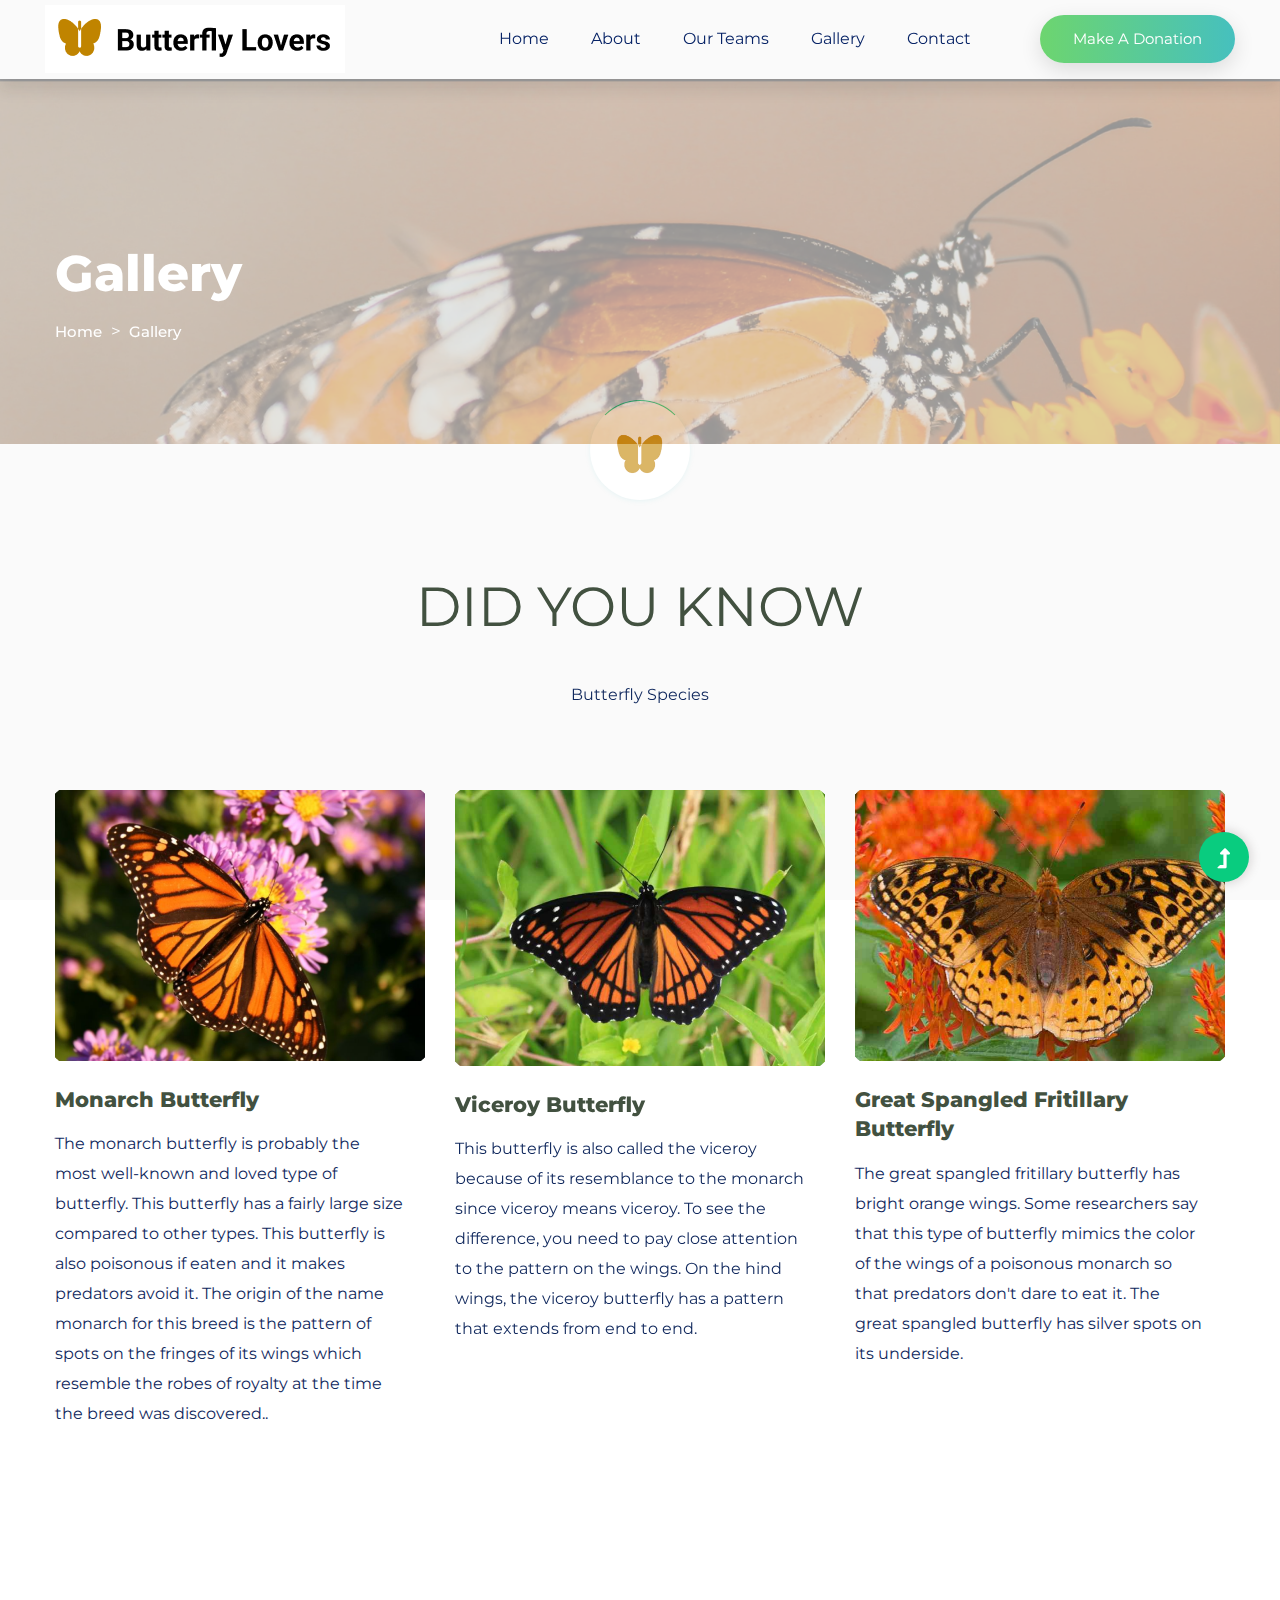
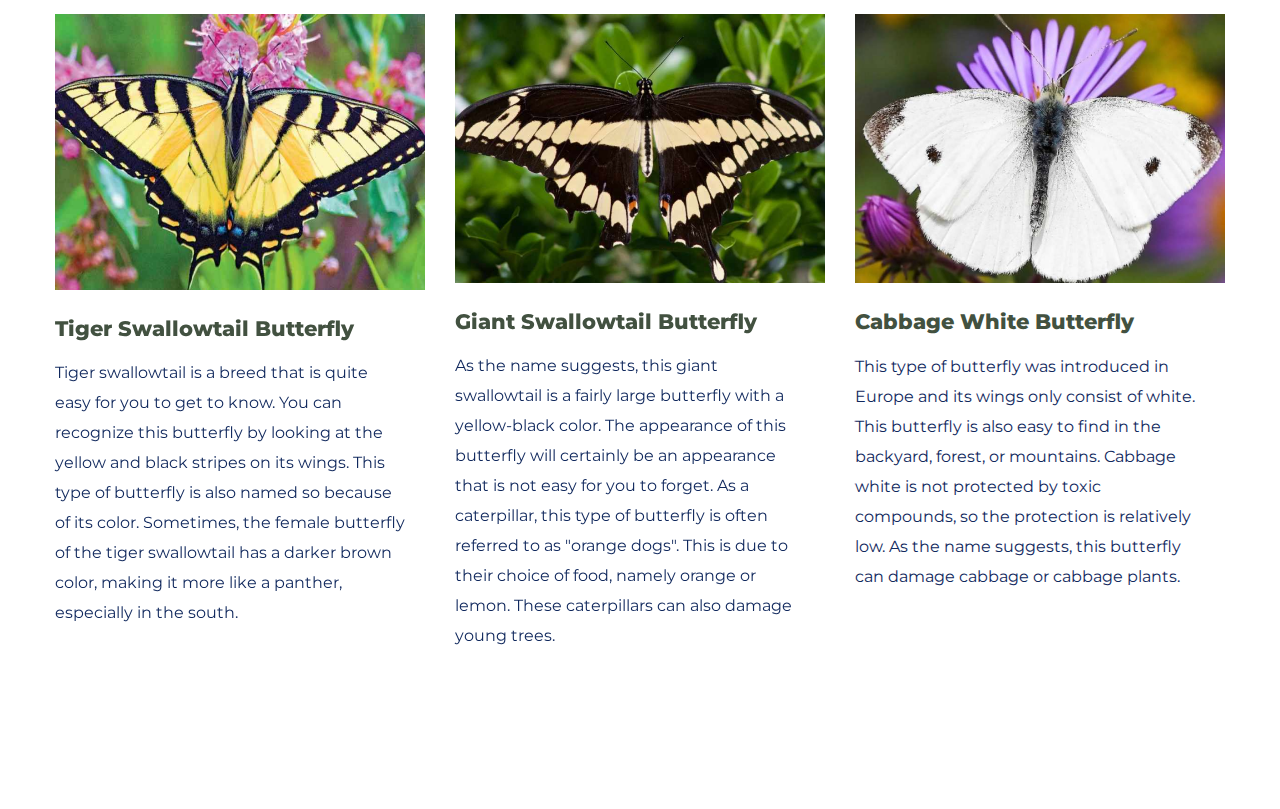
<file: projects.html>
<!doctype html>
<html class="no-js" lang="zxx">
<head>
    <meta charset="utf-8">
    <meta http-equiv="x-ua-compatible" content="ie=edge">
    <title>Butterfly</title>
    <meta name="description" content="">
    <meta name="viewport" content="width=device-width, initial-scale=1">
    <link rel="manifest" href="site.webmanifest">
    <link rel="shortcut icon" type="image/x-icon" href="assets/img/favicon.ico">

    <!-- CSS here -->
    <link rel="stylesheet" href="assets/css/bootstrap.min.css">
    <link rel="stylesheet" href="assets/css/owl.carousel.min.css">
    <link rel="stylesheet" href="assets/css/slicknav.css">
    <link rel="stylesheet" href="assets/css/flaticon.css">
    <link rel="stylesheet" href="assets/css/progressbar_barfiller.css">
    <link rel="stylesheet" href="assets/css/gijgo.css">
    <link rel="stylesheet" href="assets/css/animate.min.css">
    <link rel="stylesheet" href="assets/css/animated-headline.css">
    <link rel="stylesheet" href="assets/css/magnific-popup.css">
    <link rel="stylesheet" href="assets/css/fontawesome-all.min.css">
    <link rel="stylesheet" href="assets/css/themify-icons.css">
    <link rel="stylesheet" href="assets/css/slick.css">
    <link rel="stylesheet" href="assets/css/nice-select.css">
    <link rel="stylesheet" href="assets/css/style.css">
</head>
<body>
    <!-- ? Preloader Start -->
    <div id="preloader-active">
        <div class="preloader d-flex align-items-center justify-content-center">
            <div class="preloader-inner position-relative">
                <div class="preloader-circle"></div>
                <div class="preloader-img pere-text">
                    <img src="assets/img/logo/loder.png" alt="">
                </div>
            </div>
        </div>
    </div>
    <!-- Preloader Start -->
    <header>
        <!-- Header Start -->
        <div class="header-area">
            <div class="main-header ">
                <div class="header-bottom  header-sticky">
                    <div class="container-fluid">
                        <div class="row align-items-center">
                            <!-- Logo -->
                            <div class="col-xl-2 col-lg-2">
                                <div class="logo">
                                    <a href="index.html"><img src="assets/img/logo/logo.png" alt=""></a>
                                </div>
                            </div>
                            <div class="col-xl-10 col-lg-10">
                                <div class="menu-wrapper  d-flex align-items-center justify-content-end">
                                    <!-- Main-menu -->
                                    <div class="main-menu d-none d-lg-block">
                                        <nav>
                                            <ul id="navigation">                                                                                          
                                                <li><a href="index.html">Home</a></li>
                                                <li><a href="about.html">About</a></li>
                                                <li><a href="what-do.html">Our Teams</a></li>
                                                <li><a href="projects.html">Gallery</a></li>
                                                <!-- <li><a href="blog.html">Blog</a> -->
                                                    <ul class="submenu">
                                                        <li><a href="blog.html">Blog</a></li>
                                                        <li><a href="blog_details.html">Blog Details</a></li>
                                                        <li><a href="elements.html">Element</a></li>
                                                    </ul>
                                                </li>
                                                <li><a href="contact.html">Contact</a></li>
                                            </ul>
                                        </nav>
                                    </div>
                                    <!-- Header-btn -->
                                    <div class="header-right-btn d-none d-lg-block ml-20">
                                        <a href="contact.html" class="btn header-btn">Make a Donation</a>
                                    </div>
                                </div>
                            </div> 
                            <!-- Mobile Menu -->
                            <div class="col-12">
                                <div class="mobile_menu d-block d-lg-none"></div>
                            </div>
                        </div>
                    </div>
                </div>
            </div>
        </div>
        <!-- Header End -->
    </header>
    <main>
        <!--? Hero Start -->
        <div class="slider-area2">
            <div class="slider-height2 d-flex align-items-center">
                <div class="container">
                    <div class="row">
                        <div class="col-xl-12">
                            <div class="hero-cap hero-cap2 pt-70">
                                <h2>Gallery</h2>
                                <nav aria-label="breadcrumb">
                                    <ol class="breadcrumb">
                                        <li class="breadcrumb-item"><a href="index.html">Home</a></li>
                                        <li class="breadcrumb-item"><a href="#">Gallery</a></li> 
                                    </ol>
                                </nav>
                            </div>
                        </div>
                    </div>
                </div>
            </div>
        </div>
        <!-- Hero End -->
        <!--? Our Cases Start -->
        <div class="our-cases-area section-padding30">
            <div class="container">
                <div class="row justify-content-center">
                    <div class="col-xl-10 col-lg-10 ">
                        <!-- Section Tittle -->
                        <div class="section-tittle text-center mb-80">
                            <h2>DID YOU KNOW</h2>
                            <p class="pl-20 pr-20">Butterfly Species</p>
                        </div>
                    </div>
                </div>
                <div class="row">
                    <div class="col-lg-4 col-md-6 col-sm-6">
                        <div class="single-cases mb-40">
                            <div class="cases-img">
                                <img src="assets/img/gallery/btf_1.png" alt="">
                            </div>
                            <div class="cases-caption">
                                <h3><a href="#">Monarch Butterfly</a></h3>
                                <p>The monarch butterfly is probably the most well-known and loved type of butterfly.
                                     This butterfly has a fairly large size compared to other types. 
                                     This butterfly is also poisonous if eaten and it makes predators avoid it. 
                                     The origin of the name monarch for this breed is the pattern of 
                                    spots on the fringes of its wings which resemble the robes of royalty at the time the breed was discovered..</p>
                                <!-- Progress Bar -->
                                <!-- <div class="single-skill mb-15">
                                    <div class="bar-progress">
                                        <div id="bar1" class="barfiller">
                                            <div class="tipWrap">
                                                <span class="tip"></span>
                                            </div>
                                            <span class="fill" data-percentage="70"></span>
                                        </div>
                                    </div>
                                </div> -->
                                <!-- / progress -->
                                <!-- <div class="prices">
                                    <p><span>47,589 of 74,574</span></p>
                                </div> -->
                            </div>
                        </div>
                    </div>
                    <div class="col-lg-4 col-md-6 col-sm-6">
                        <div class="single-cases mb-40">
                            <div class="cases-img">
                                <img src="assets/img/gallery/btf_2.png" alt="">
                            </div>
                            <div class="cases-caption">
                                <h3><a href="#">Viceroy Butterfly</a></h3>
                                <p>This butterfly is also called the viceroy because of its resemblance to the monarch since viceroy means viceroy. 
                                    To see the difference, you need to pay close attention to the pattern on the wings.
                                     On the hind wings, the viceroy butterfly has a pattern that extends from end to end.</p>
                                <!-- Progress Bar -->
                                <!-- <div class="single-skill mb-15">
                                    <div class="bar-progress">
                                        <div id="bar2" class="barfiller">
                                            <div class="tipWrap">
                                                <span class="tip"></span>
                                            </div>
                                            <span class="fill" data-percentage="25"></span>
                                        </div>
                                    </div>
                                </div> -->
                                <!-- <div class="prices">
                                    <p><span>47,589 of 74,574</span></p>
                                </div> -->
                            </div>
                        </div>
                    </div>
                    <div class="col-lg-4 col-md-6 col-sm-6">
                        <div class="single-cases">
                            <div class="cases-img">
                                <img src="assets/img/gallery/btf_3.png" alt="">
                            </div>
                            <div class="cases-caption">
                                <h3><a href="#">Great Spangled Fritillary Butterfly</a></h3>
                                <p>The great spangled fritillary butterfly has bright orange wings.
                                     Some researchers say that this type of butterfly mimics the color of the wings of a poisonous monarch so that predators 
                                     don't dare to eat it. 
                                    The great spangled butterfly has silver spots on its underside.</p>
                                <!-- Progress Bar -->
                                <!-- <div class="single-skill mb-15">
                                    <div class="bar-progress">
                                        <div id="bar3" class="barfiller">
                                            <div class="tipWrap">
                                                <span class="tip"></span>
                                            </div>
                                            <span class="fill" data-percentage="50"></span>
                                        </div>
                                    </div>
                                </div>
                                <div class="prices">
                                    <p><span>47,589 of 74,574</span></p> -->
                                </div>
                            </div>
                        </div>
                    </div>
                </div>
            </div>
        </div>
        <div class="our-cases-area section-padding10">
            <div class="container">
                <div class="row">
                    <div class="col-lg-4 col-md-6 col-sm-6">
                        <div class="single-cases mb-40">
                            <div class="cases-img">
                                <img src="assets/img/gallery/btf_4.png" alt="">
                            </div>
                            <div class="cases-caption">
                                <h3><a href="#">Tiger Swallowtail Butterfly</a></h3>
                                <p>Tiger swallowtail is a breed that is quite easy for you to get to know. 
                                    You can recognize this butterfly by looking at the yellow and black stripes on its wings.
                                     This type of butterfly is also named so because of its color. Sometimes,
                                     the female butterfly of the tiger swallowtail has a darker brown color,
                                      making it more like a panther, especially in the south.</p>
                            </div>
                        </div>
                    </div>
                    <div class="col-lg-4 col-md-6 col-sm-6">
                        <div class="single-cases mb-40">
                            <div class="cases-img">
                                <img src="assets/img/gallery/btf_5.png" alt="">
                            </div>
                            <div class="cases-caption">
                                <h3><a href="#">Giant Swallowtail Butterfly</a></h3>
                                <p>As the name suggests, this giant swallowtail is a fairly large butterfly with a yellow-black color.
                                     The appearance of this butterfly will certainly be an appearance that is not easy for you to forget.
                                      As a caterpillar, this type of butterfly is often referred to as "orange dogs".
                                     This is due to their choice of food, namely orange or lemon. These caterpillars can also damage young trees.</p>
                            </div>
                        </div>
                    </div>
                    <div class="col-lg-4 col-md-6 col-sm-6">
                        <div class="single-cases">
                            <div class="cases-img">
                                <img src="assets/img/gallery/btf_6.png" alt="">
                            </div>
                            <div class="cases-caption">
                                <h3><a href="#">Cabbage White Butterfly</a></h3>
                                <p>This type of butterfly was introduced in Europe and its wings only consist of white. 
                                    This butterfly is also easy to find in the backyard, forest, or mountains. Cabbage white is not protected by toxic compounds,
                                     so the protection is relatively low. As the name suggests, this butterfly can damage cabbage or cabbage plants.</p>
                                </div>
                            </div>
                        </div>
                    </div>
                </div>
            </div>
        </div>
        <!-- Our Cases End -->
        
           <!-- footer-bottom area -->
           <div class="footer-bottom-area">
               <div class="container">
                   <div class="footer-border">
                       <div class="row d-flex align-items-center">
                           <div class="col-xl-12 ">
                               <div class="footer-copy-right text-center">
                                   <p><!-- Link back to Colorlib can't be removed. Template is licensed under CC BY 3.0. -->
                                      Copyright &copy;<script>document.write(new Date().getFullYear());</script> All rights reserved | This template is made with <i class="fa fa-heart" aria-hidden="true"></i> by <a href="https://colorlib.com" target="_blank">Colorlib</a>
                                      <!-- Link back to Colorlib can't be removed. Template is licensed under CC BY 3.0. --></p>
                                  </div>
                              </div>
                          </div>
                      </div>
                  </div>
              </div>
              <!-- Footer End-->
          </div>
      </footer>

      <!-- Scroll Up -->
      <div id="back-top" >
        <a title="Go to Top" href="#"> <i class="fas fa-level-up-alt"></i></a>
    </div>

    <!-- JS here -->

    <script src="./assets/js/vendor/modernizr-3.5.0.min.js"></script>
    <!-- Jquery, Popper, Bootstrap -->
    <script src="./assets/js/vendor/jquery-1.12.4.min.js"></script>
    <script src="./assets/js/popper.min.js"></script>
    <script src="./assets/js/bootstrap.min.js"></script>
    <!-- Jquery Mobile Menu -->
    <script src="./assets/js/jquery.slicknav.min.js"></script>

    <!-- Jquery Slick , Owl-Carousel Plugins -->
    <script src="./assets/js/owl.carousel.min.js"></script>
    <script src="./assets/js/slick.min.js"></script>
    <!-- One Page, Animated-HeadLin -->
    <script src="./assets/js/wow.min.js"></script>
    <script src="./assets/js/animated.headline.js"></script>
    <script src="./assets/js/jquery.magnific-popup.js"></script>

    <!-- Date Picker -->
    <script src="./assets/js/gijgo.min.js"></script>
    <!-- Nice-select, sticky -->
    <script src="./assets/js/jquery.nice-select.min.js"></script>
    <script src="./assets/js/jquery.sticky.js"></script>
    <!-- Progress -->
    <script src="./assets/js/jquery.barfiller.js"></script>
    
    <!-- counter , waypoint,Hover Direction -->
    <script src="./assets/js/jquery.counterup.min.js"></script>
    <script src="./assets/js/waypoints.min.js"></script>
    <script src="./assets/js/jquery.countdown.min.js"></script>
    <script src="./assets/js/hover-direction-snake.min.js"></script>

    <!-- contact js -->
    <script src="./assets/js/contact.js"></script>
    <script src="./assets/js/jquery.form.js"></script>
    <script src="./assets/js/jquery.validate.min.js"></script>
    <script src="./assets/js/mail-script.js"></script>
    <script src="./assets/js/jquery.ajaxchimp.min.js"></script>
    
    <!-- Jquery Plugins, main Jquery -->	
    <script src="./assets/js/plugins.js"></script>
    <script src="./assets/js/main.js"></script>
    
</body>
</html>
</file>
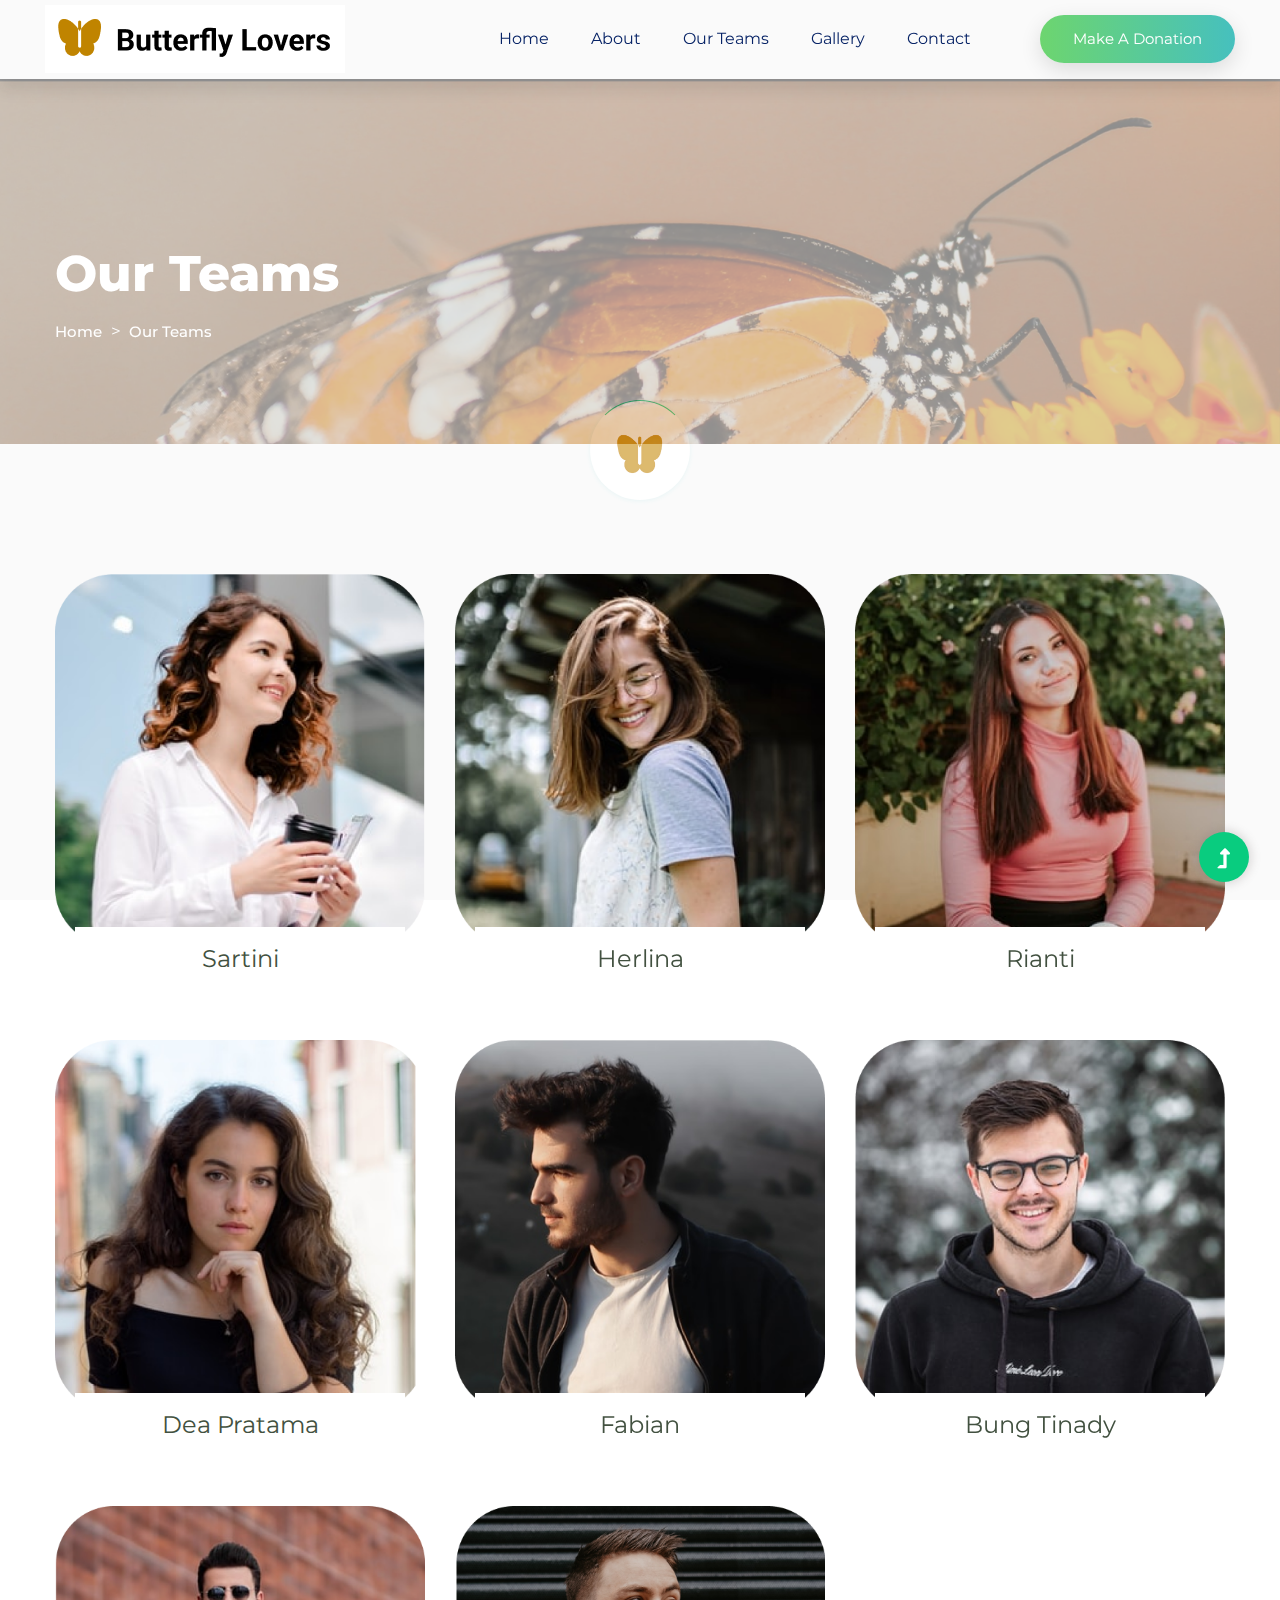
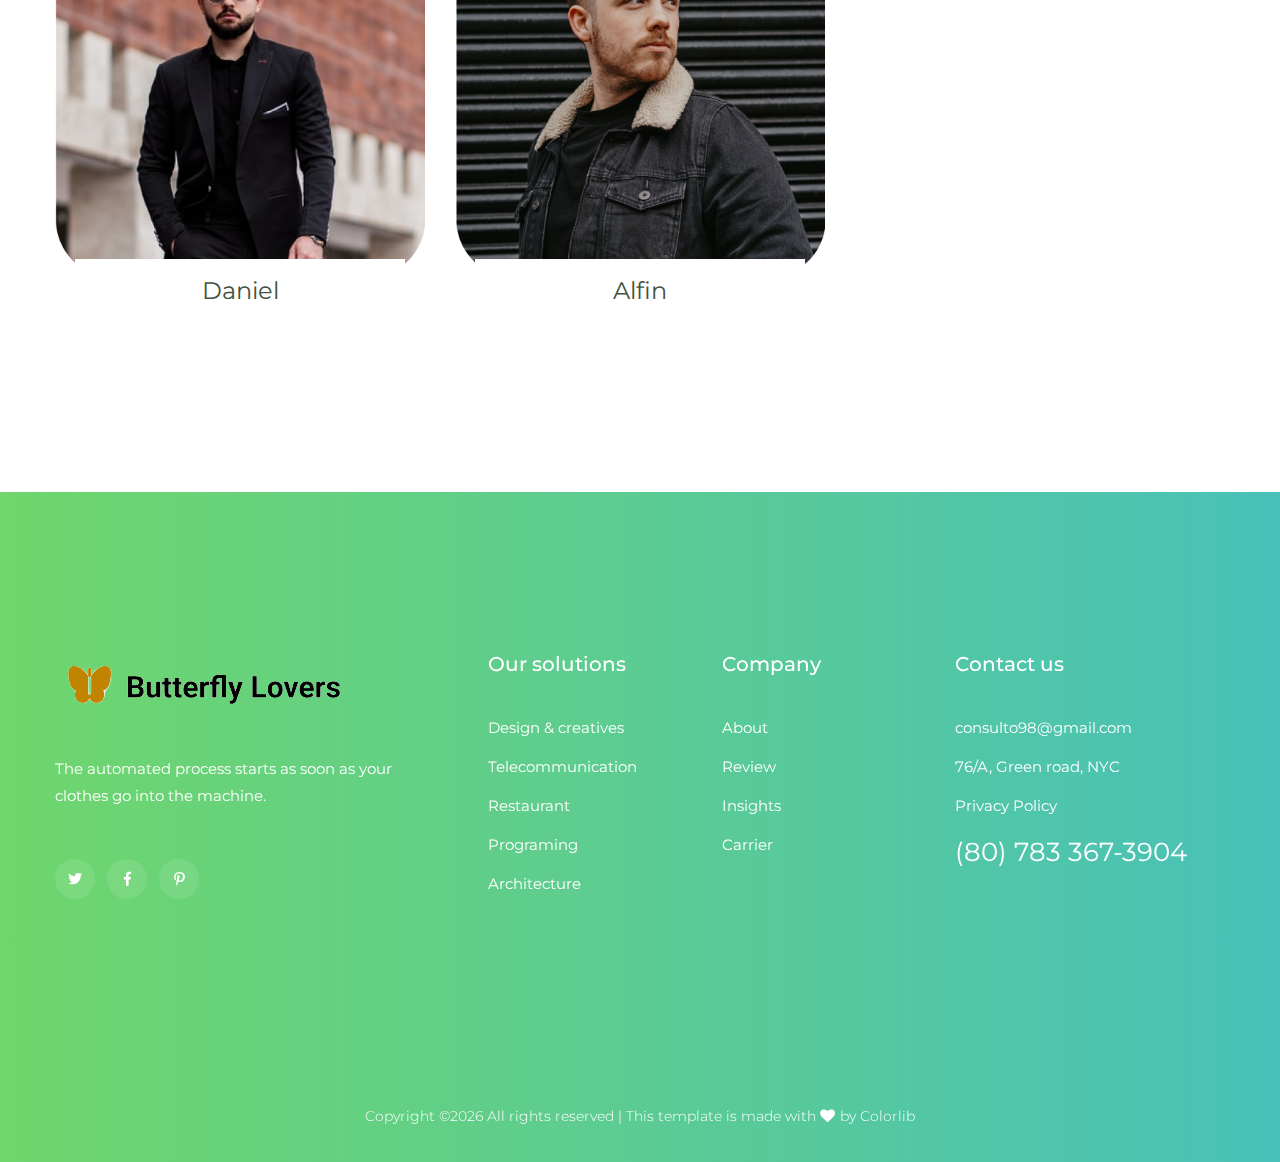
<file: what-do.html>
<!doctype html>
<html class="no-js" lang="zxx">
<head>
    <meta charset="utf-8">
    <meta http-equiv="x-ua-compatible" content="ie=edge">
    <title>Butterfly</title>
    <meta name="description" content="">
    <meta name="viewport" content="width=device-width, initial-scale=1">
    <link rel="manifest" href="site.webmanifest">
    <link rel="shortcut icon" type="image/x-icon" href="assets/img/favicon.ico">

    <!-- CSS here -->
    <link rel="stylesheet" href="assets/css/bootstrap.min.css">
    <link rel="stylesheet" href="assets/css/owl.carousel.min.css">
    <link rel="stylesheet" href="assets/css/slicknav.css">
    <link rel="stylesheet" href="assets/css/flaticon.css">
    <link rel="stylesheet" href="assets/css/progressbar_barfiller.css">
    <link rel="stylesheet" href="assets/css/gijgo.css">
    <link rel="stylesheet" href="assets/css/animate.min.css">
    <link rel="stylesheet" href="assets/css/animated-headline.css">
    <link rel="stylesheet" href="assets/css/magnific-popup.css">
    <link rel="stylesheet" href="assets/css/fontawesome-all.min.css">
    <link rel="stylesheet" href="assets/css/themify-icons.css">
    <link rel="stylesheet" href="assets/css/slick.css">
    <link rel="stylesheet" href="assets/css/nice-select.css">
    <link rel="stylesheet" href="assets/css/style.css">
</head>
<body>
    <!-- ? Preloader Start -->
    <div id="preloader-active">
        <div class="preloader d-flex align-items-center justify-content-center">
            <div class="preloader-inner position-relative">
                <div class="preloader-circle"></div>
                <div class="preloader-img pere-text">
                    <img src="assets/img/logo/loder.png" alt="">
                </div>
            </div>
        </div>
    </div>
    <!-- Preloader Start -->
    <header>
        <!-- Header Start -->
        <div class="header-area">
            <div class="main-header ">
                <div class="header-bottom  header-sticky">
                    <div class="container-fluid">
                        <div class="row align-items-center">
                            <!-- Logo -->
                            <div class="col-xl-2 col-lg-2">
                                <div class="logo">
                                    <a href="index.html"><img src="assets/img/logo/logo.png" alt=""></a>
                                </div>
                            </div>
                            <div class="col-xl-10 col-lg-10">
                                <div class="menu-wrapper  d-flex align-items-center justify-content-end">
                                    <!-- Main-menu -->
                                    <div class="main-menu d-none d-lg-block">
                                        <nav>
                                            <ul id="navigation">                                                                                          
                                                <li><a href="index.html">Home</a></li>
                                                <li><a href="about.html">About</a></li>
                                                <li><a href="what-do.html">Our Teams</a></li>
                                                <li><a href="projects.html">Gallery</a></li>
                                                <!-- <li><a href="blog.html">Blog</a> -->
                                                    <ul class="submenu">
                                                        <li><a href="blog.html">Blog</a></li>
                                                        <li><a href="blog_details.html">Blog Details</a></li>
                                                        <li><a href="elements.html">Element</a></li>
                                                    </ul>
                                                </li>
                                                <li><a href="contact.html">Contact</a></li>
                                            </ul>
                                        </nav>
                                    </div>
                                    <!-- Header-btn -->
                                    <div class="header-right-btn d-none d-lg-block ml-20">
                                        <a href="contact.html" class="btn header-btn">Make a Donation</a>
                                    </div>
                                </div>
                            </div> 
                            <!-- Mobile Menu -->
                            <div class="col-12">
                                <div class="mobile_menu d-block d-lg-none"></div>
                            </div>
                        </div>
                    </div>
                </div>
            </div>
        </div>
        <!-- Header End -->
    </header>
    <main>
        <!--? Hero Start -->
        <div class="slider-area2">
            <div class="slider-height2 d-flex align-items-center">
                <div class="container">
                    <div class="row">
                        <div class="col-xl-12">
                            <div class="hero-cap hero-cap2 pt-70">
                                <h2>Our Teams</h2>
                                <nav aria-label="breadcrumb">
                                    <ol class="breadcrumb">
                                        <li class="breadcrumb-item"><a href="index.html">Home</a></li>
                                        <li class="breadcrumb-item"><a href="#">Our Teams</a></li> 
                                    </ol>
                                </nav>
                            </div>
                        </div>
                    </div>
                </div>
            </div>
        </div>
        <!-- Hero End -->
        <!--? Services Area Start -->
        <div class="service-area section-padding30">
            <div class="container">
                <div class="row">
                    <div class="col-lg-4 col-md-6 col-sm-11">
                        <div class="single-cat text-center mb-30">
                            <div class="cat-icon">
                                <img src="assets/img/gallery/teams1.png" alt="">
                            </div>
                            <div class="cat-cap">
                                <h5><a href="#">Sartini</a></h5>
                            </div>
                        </div>
                    </div><div class="col-lg-4 col-md-6 col-sm-11">
                        <div class="single-cat text-center mb-30">
                            <div class="cat-icon">
                                <img src="assets/img/gallery/teams2.png" alt="">
                            </div>
                            <div class="cat-cap">
                                <h5><a href="#">Herlina</a></h5>
                            </div>
                        </div>
                    </div>
                    <!-- <div class="col-lg-4 col-md-6 col-sm-11">
                        <div class="single-cat active text-center mb-30">
                            <div class="cat-icon">
                                <img src="assets/img/gallery/teams2.png" alt="">
                            </div>
                            <div class="cat-cap">
                                <h5><a href="#">Herlina</a></h5>
                            </div>
                        </div>
                    </div> -->
                    <div class="col-lg-4 col-md-6 col-sm-11">
                        <div class="single-cat text-center mb-30">
                            <div class="cat-icon">
                                <img src="assets/img/gallery/teams3.png" alt="">
                            </div>
                            <div class="cat-cap">
                                <h5><a href="#">Rianti</a></h5>
                            </div>
                        </div>
                    </div>
                    <div class="col-lg-4 col-md-6 col-sm-11">
                        <div class="single-cat text-center mb-30">
                            <div class="cat-icon">
                                <img src="assets/img/gallery/teams4.png" alt="">
                            </div>
                            <div class="cat-cap">
                                <h5><a href="#">Dea Pratama</a></h5>
                            </div>
                        </div>
                    </div>
                    <div class="col-lg-4 col-md-6 col-sm-11">
                        <div class="single-cat text-center mb-30">
                            <div class="cat-icon">
                                <img src="assets/img/gallery/teams5.png" alt="">
                            </div>
                            <div class="cat-cap">
                                <h5><a href="#">Fabian</a></h5>
                            </div>
                        </div>
                    </div>
                    <div class="col-lg-4 col-md-6 col-sm-11">
                        <div class="single-cat text-center mb-30">
                            <div class="cat-icon">
                                <img src="assets/img/gallery/teams6.png" alt="">
                            </div>
                            <div class="cat-cap">
                                <h5><a href="#">Bung Tinady</a></h5>
                            </div>
                        </div>
                    </div>
                    <div class="col-lg-4 col-md-6 col-sm-11">
                        <div class="single-cat text-center mb-30">
                            <div class="cat-icon">
                                <img src="assets/img/gallery/teams7.png" alt="">
                            </div>
                            <div class="cat-cap">
                                <h5><a href="#">Daniel </a></h5>
                            </div>
                        </div>
                    </div>
                    <div class="col-lg-4 col-md-6 col-sm-11">
                        <div class="single-cat text-center mb-30">
                            <div class="cat-icon">
                                <img src="assets/img/gallery/teams8.png" alt="">
                            </div>
                            <div class="cat-cap">
                                <h5><a href="#">Alfin </a></h5>
                            </div>
                        </div>
                    </div>
                </div>
            </div>
        </div>
        <!-- Services Area End -->
        <!--? About Area Start -->
       
        <!-- About Area End -->
    </main>
    <footer>
        <div class="footer-wrapper">
           <!-- Footer Start-->
           <div class="footer-area footer-padding">
               <div class="container ">
                   <div class="row justify-content-between">
                       <div class="col-xl-4 col-lg-3 col-md-8 col-sm-8">
                           <div class="single-footer-caption mb-50">
                               <div class="single-footer-caption mb-30">
                                   <!-- logo -->
                                   <div class="footer-logo mb-35">
                                       <a href="index.html"><img src="assets/img/logo/logo2_footer.png" alt=""></a>
                                   </div>
                                   <div class="footer-tittle">
                                       <div class="footer-pera">
                                           <p>The automated process starts as soon as your clothes go into the machine.</p>
                                       </div>
                                   </div>
                                   <!-- social -->
                                   <div class="footer-social">
                                       <a href="#"><i class="fab fa-twitter"></i></a>
                                       <a href="https://bit.ly/sai4ull"><i class="fab fa-facebook-f"></i></a>
                                       <a href="#"><i class="fab fa-pinterest-p"></i></a>
                                   </div>
                               </div>
                           </div>
                       </div>
                       <div class="col-xl-2 col-lg-3 col-md-4 col-sm-4">
                           <div class="single-footer-caption mb-50">
                               <div class="footer-tittle">
                                   <h4>Our solutions</h4>
                                   <ul>
                                       <li><a href="#">Design & creatives</a></li>
                                       <li><a href="#">Telecommunication</a></li>
                                       <li><a href="#">Restaurant</a></li>
                                       <li><a href="#">Programing</a></li>
                                       <li><a href="#">Architecture</a></li>
                                   </ul>
                               </div>
                           </div>
                       </div>
                       <div class="col-xl-2 col-lg-2 col-md-4 col-sm-4">
                           <div class="single-footer-caption mb-50">
                               <div class="footer-tittle">
                                   <h4>Company</h4>
                                   <ul>
                                       <li><a href="#">About</a></li>
                                       <li><a href="#">Review</a></li>
                                       <li><a href="#">Insights</a></li>
                                       <li><a href="#">Carrier</a></li>
                                   </ul>
                               </div>
                           </div>
                       </div>
                       <div class="col-xl-3 col-lg-4 col-md-6 col-sm-4">
                           <div class="single-footer-caption mb-50">
                               <div class="footer-tittle">
                                   <h4>Contact us</h4>
                                   <ul>
                                       <li><a href="#">consulto98@gmail.com</a></li>
                                       <li><a href="#">76/A, Green road, NYC</a></li>
                                       <li><a href="#">Privacy Policy</a></li>
                                       <li class="number"><a href="#">(80) 783 367-3904</a></li>
                                   </ul>
                               </div>
                           </div>
                       </div>
                   </div>
               </div>
           </div>
           <!-- footer-bottom area -->
           <div class="footer-bottom-area">
               <div class="container">
                   <div class="footer-border">
                       <div class="row d-flex align-items-center">
                           <div class="col-xl-12 ">
                               <div class="footer-copy-right text-center">
                                   <p><!-- Link back to Colorlib can't be removed. Template is licensed under CC BY 3.0. -->
                                      Copyright &copy;<script>document.write(new Date().getFullYear());</script> All rights reserved | This template is made with <i class="fa fa-heart" aria-hidden="true"></i> by <a href="https://colorlib.com" target="_blank">Colorlib</a>
                                      <!-- Link back to Colorlib can't be removed. Template is licensed under CC BY 3.0. --></p>
                                  </div>
                              </div>
                          </div>
                      </div>
                  </div>
              </div>
              <!-- Footer End-->
          </div>
      </footer>

      <!-- Scroll Up -->
      <div id="back-top" >
        <a title="Go to Top" href="#"> <i class="fas fa-level-up-alt"></i></a>
    </div>

    <!-- JS here -->

    <script src="./assets/js/vendor/modernizr-3.5.0.min.js"></script>
    <!-- Jquery, Popper, Bootstrap -->
    <script src="./assets/js/vendor/jquery-1.12.4.min.js"></script>
    <script src="./assets/js/popper.min.js"></script>
    <script src="./assets/js/bootstrap.min.js"></script>
    <!-- Jquery Mobile Menu -->
    <script src="./assets/js/jquery.slicknav.min.js"></script>

    <!-- Jquery Slick , Owl-Carousel Plugins -->
    <script src="./assets/js/owl.carousel.min.js"></script>
    <script src="./assets/js/slick.min.js"></script>
    <!-- One Page, Animated-HeadLin -->
    <script src="./assets/js/wow.min.js"></script>
    <script src="./assets/js/animated.headline.js"></script>
    <script src="./assets/js/jquery.magnific-popup.js"></script>

    <!-- Date Picker -->
    <script src="./assets/js/gijgo.min.js"></script>
    <!-- Nice-select, sticky -->
    <script src="./assets/js/jquery.nice-select.min.js"></script>
    <script src="./assets/js/jquery.sticky.js"></script>
    <!-- Progress -->
    <script src="./assets/js/jquery.barfiller.js"></script>
    
    <!-- counter , waypoint,Hover Direction -->
    <script src="./assets/js/jquery.counterup.min.js"></script>
    <script src="./assets/js/waypoints.min.js"></script>
    <script src="./assets/js/jquery.countdown.min.js"></script>
    <script src="./assets/js/hover-direction-snake.min.js"></script>

    <!-- contact js -->
    <script src="./assets/js/contact.js"></script>
    <script src="./assets/js/jquery.form.js"></script>
    <script src="./assets/js/jquery.validate.min.js"></script>
    <script src="./assets/js/mail-script.js"></script>
    <script src="./assets/js/jquery.ajaxchimp.min.js"></script>
    
    <!-- Jquery Plugins, main Jquery -->	
    <script src="./assets/js/plugins.js"></script>
    <script src="./assets/js/main.js"></script>
    
</body>
</html>
</file>
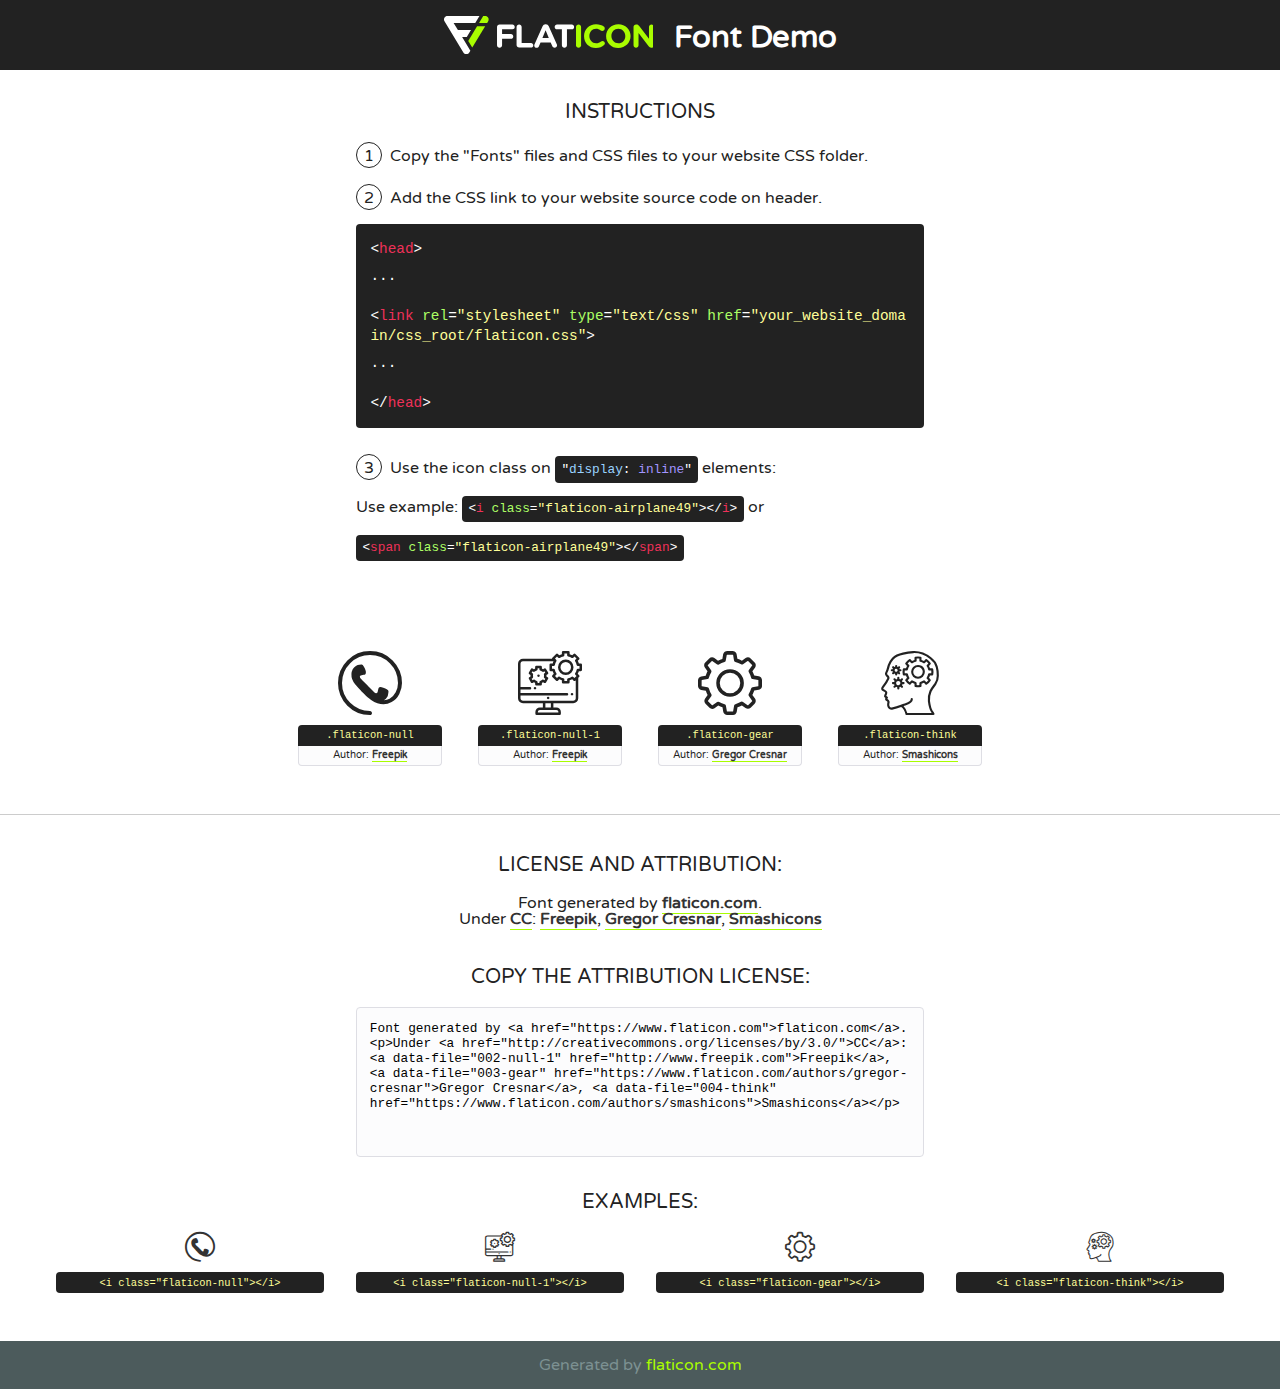
<file: assets/fonts/flaticon.html>
<!DOCTYPE html>
<!--
  Flaticon icon font: Flaticon
  Creation date: 02/06/2020 05:24
-->
<html>
<!DOCTYPE html>
<html>

<head>
    <title>Flaticon WebFont</title>
    <link href="http://fonts.googleapis.com/css?family=Varela+Round" rel="stylesheet" type="text/css" />
    <link rel="stylesheet" type="text/css" href="flaticon.css">
    <meta charset="UTF-8">
    <style>
    html, body, div, span, applet, object, iframe,
    h1, h2, h3, h4, h5, h6, p, blockquote, pre,
    a, abbr, acronym, address, big, cite, code,
    del, dfn, em, img, ins, kbd, q, s, samp,
    small, strike, strong, sub, sup, tt, var,
    b, u, i, center,
    dl, dt, dd, ol, ul, li,
    fieldset, form, label, legend,
    table, caption, tbody, tfoot, thead, tr, th, td,
    article, aside, canvas, details, embed, 
    figure, figcaption, footer, header, hgroup, 
    menu, nav, output, ruby, section, summary,
    time, mark, audio, video {
        margin: 0;
        padding: 0;
        border: 0;
        font-size: 100%;
        font: inherit;
        vertical-align: baseline;
    }
    /* HTML5 display-role reset for older browsers */
    article, aside, details, figcaption, figure, 
    footer, header, hgroup, menu, nav, section {
        display: block;
    }
    body {
        line-height: 1;
    }
    ol, ul {
        list-style: none;
    }
    blockquote, q {
        quotes: none;
    }
    blockquote:before, blockquote:after,
    q:before, q:after {
        content: '';
        content: none;
    }
    table {
        border-collapse: collapse;
        border-spacing: 0;
    }
    body {
        font-family: 'Varela Round', Helvetica, Arial, sans-serif;
        font-size: 16px;
        color: #222;
    }
    a {
        color: #333;
        border-bottom: 1px solid #a9fd00;
        font-weight: bold;
        text-decoration: none;
    }
    * {
        -moz-box-sizing: border-box;
        -webkit-box-sizing: border-box;
        box-sizing: border-box;
        margin: 0;
        padding: 0;
    }
    [class^="flaticon-"]:before, [class*=" flaticon-"]:before, [class^="flaticon-"]:after, [class*=" flaticon-"]:after {
        font-family: Flaticon;
        font-size: 30px;
        font-style: normal;
        margin-left: 20px;
        color: #333;
    }
    .wrapper {
        max-width: 600px;
        margin: auto;
        padding: 0 1em;
    }
    .title {
        font-size: 1.25em;
        text-align: center;
        margin-bottom: 1em;
        text-transform: uppercase;
    }
    header {
        text-align: center;
        background-color: #222;
        color: #fff;
        padding: 1em;
    }
    header .logo {
        width: 210px;
        height: 38px;
        display: inline-block;
        vertical-align: middle;
        margin-right: 1em;
        border: none;
    }
    header strong {
        font-size: 1.95em;
        font-weight: bold;
        vertical-align: middle;
        margin-top: 5px;
        display: inline-block;
    }
    .demo {
        margin: 2em auto;
        line-height: 1.25em;
    }
    .demo ul li {
        margin-bottom: 1em;
    }
    .demo ul li .num {
        color: #222;
        border-radius: 20px;
        display: inline-block;
        width: 26px;
        padding: 3px;
        height: 26px;
        text-align: center;
        margin-right: 0.5em;
        border: 1px solid #222;
    }
    .demo ul li code {
        background-color: #222;
        border-radius: 4px;
        padding: 0.25em 0.5em;
        display: inline-block;
        color: #fff;
        font-family: Consolas,Monaco,Lucida Console,Liberation Mono,DejaVu Sans Mono,Bitstream Vera Sans Mono,Courier New, monospace;
        font-weight: lighter;
        margin-top: 1em;
        font-size: 0.8em;
        word-break: break-all;
    }
    .demo ul li code.big {
        padding: 1em;
        font-size: 0.9em;
    }
    .demo ul li code .red {
        color: #EF3159;
    }
    .demo ul li code .green {
        color: #ACFF65;
    }
    .demo ul li code .yellow {
        color: #FFFF99;
    }
    .demo ul li code .blue {
        color: #99D3FF;
    }
    .demo ul li code .purple {
        color: #A295FF;
    }
    .demo ul li code .dots {
        margin-top: 0.5em;
        display: block;
    }
    #glyphs {
        border-bottom: 1px solid #ccc;
        padding: 2em 0;
        text-align: center;
    }
    .glyph {
        display: inline-block;
        width: 9em;
        margin: 1em;
        text-align: center;
        vertical-align: top;
        background: #FFF;
    }
    .glyph .glyph-icon {
        padding: 10px;
        display: block;
        font-family:"Flaticon";
        font-size: 64px;
        line-height: 1;
    }
    .glyph .glyph-icon:before {
        font-size: 64px;
        color: #222;
        margin-left: 0;
    }
    .class-name {
        font-size: 0.65em;
        background-color: #222;
        color: #fff;
        border-radius: 4px 4px 0 0;
        padding: 0.5em;
        color: #FFFF99;
        font-family: Consolas,Monaco,Lucida Console,Liberation Mono,DejaVu Sans Mono,Bitstream Vera Sans Mono,Courier New, monospace;
    }
    .author-name {
        font-size: 0.6em;
        background-color: #fcfcfd;
        border: 1px solid #DEDEE4;
        border-top: 0;
        border-radius: 0 0 4px 4px;
        padding: 0.5em;
    }
    .class-name:last-child {
        font-size: 10px;
        color:#888;
    }
    .class-name:last-child a {
        font-size: 10px;
        color:#555;
    }
    .class-name:last-child a:hover {
        color:#a9fd00;
    }
    .glyph > input {
        display: block;
        width: 100px;
        margin: 5px auto;
        text-align: center;
        font-size: 12px;
        cursor: text;
    }
    .glyph > input.icon-input {
        font-family:"Flaticon";
        font-size: 16px;
        margin-bottom: 10px;
    }
    .attribution .title {
        margin-top: 2em;
    }
    .attribution textarea {
        background-color: #fcfcfd;
        padding: 1em;
        border: none;
        box-shadow: none;
        border: 1px solid #DEDEE4;
        border-radius: 4px;
        resize: none;
        width: 100%;
        height: 150px;
        font-size: 0.8em;
        font-family: Consolas,Monaco,Lucida Console,Liberation Mono,DejaVu Sans Mono,Bitstream Vera Sans Mono,Courier New, monospace;
        -webkit-appearance: none;
    }
    .iconsuse {
        margin: 2em auto;
        text-align: center;
        max-width: 1200px;
    }
    .iconsuse:after {
        content: '';
        display: table;
        clear: both;
    }
    .iconsuse .image {
        float: left;
        width: 25%;
        padding: 0 1em;
    }
    .iconsuse .image p {
        margin-bottom: 1em;
    }
    .iconsuse .image span {
        display: block;
        font-size: 0.65em;
        background-color: #222;
        color: #fff;
        border-radius: 4px;
        padding: 0.5em;
        color: #FFFF99;
        margin-top: 1em;
        font-family: Consolas,Monaco,Lucida Console,Liberation Mono,DejaVu Sans Mono,Bitstream Vera Sans Mono,Courier New, monospace;
    }
    #footer {
        text-align: center;
        background-color: #4C5B5C;
        color: #7c9192;
        padding: 1em;
    }
    #footer a {
        border: none;
        color: #a9fd00;
        font-weight: normal;
    }
    @media (max-width: 960px) {
        .iconsuse .image {
            width: 50%;
        }
    }
    @media (max-width: 560px) {
        .iconsuse .image {
            width: 100%;
        }
    }
    </style>
</head>

<body class="characters-off">

    <header>
        <a href="https://www.flaticon.com" target="_blank" class="logo">
            <svg version="1.1" xmlns="http://www.w3.org/2000/svg" xmlns:xlink="http://www.w3.org/1999/xlink" xmlns:a="http://ns.adobe.com/AdobeSVGViewerExtensions/3.0/" viewBox="0 0 560.875 102.036" enable-background="new 0 0 560.875 102.036" xml:space="preserve">
                <defs>
                </defs>
                <g>
                    <g class="letters">
                        <path fill="#ffffff" d="M141.596,29.675c0-3.777,2.985-6.767,6.764-6.767h34.438c3.426,0,6.15,2.728,6.15,6.15
                        c0,3.43-2.724,6.149-6.15,6.149h-27.674v13.091h23.719c3.429,0,6.151,2.724,6.151,6.15c0,3.43-2.723,6.149-6.151,6.149h-23.719
                        v17.574c0,3.773-2.986,6.761-6.764,6.761c-3.779,0-6.764-2.989-6.764-6.761V29.675z"></path>
                        <path fill="#ffffff" d="M193.844,29.149c0-3.781,2.985-6.767,6.764-6.767c3.776,0,6.763,2.985,6.763,6.767v42.957h25.039
                        c3.426,0,6.149,2.726,6.149,6.153c0,3.425-2.723,6.15-6.149,6.15h-31.802c-3.779,0-6.764-2.986-6.764-6.768V29.149z"></path>
                        <path fill="#ffffff" d="M241.891,75.71l21.438-48.407c1.492-3.341,4.215-5.357,7.906-5.357h0.792
                        c3.686,0,6.323,2.017,7.815,5.357l21.439,48.407c0.436,0.967,0.701,1.845,0.701,2.723c0,3.602-2.809,6.501-6.414,6.501
                        c-3.161,0-5.269-1.845-6.499-4.655l-4.132-9.661h-27.059l-4.301,10.102c-1.144,2.631-3.426,4.214-6.237,4.214
                        c-3.517,0-6.24-2.81-6.24-6.325C241.1,77.64,241.451,76.677,241.891,75.71z M279.932,58.666l-8.521-20.297l-8.526,20.297H279.932
                        z"></path>
                        <path fill="#ffffff" d="M314.864,35.387H301.86c-3.429,0-6.239-2.813-6.239-6.238c0-3.429,2.811-6.24,6.239-6.24h39.533
                        c3.426,0,6.237,2.811,6.237,6.24c0,3.425-2.811,6.238-6.237,6.238h-13.001v42.785c0,3.773-2.99,6.761-6.764,6.761
                        c-3.779,0-6.764-2.989-6.764-6.761V35.387z"></path>
                        <path fill="#A9FD00" d="M352.615,29.149c0-3.781,2.985-6.767,6.767-6.767c3.774,0,6.761,2.985,6.761,6.767v49.024
                        c0,3.773-2.987,6.761-6.761,6.761c-3.781,0-6.767-2.989-6.767-6.761V29.149z"></path>
                        <path fill="#A9FD00" d="M374.132,53.836v-0.179c0-17.481,13.178-31.801,32.065-31.801c9.22,0,15.459,2.458,20.557,6.238
                        c1.402,1.054,2.637,2.985,2.637,5.357c0,3.692-2.985,6.59-6.681,6.59c-1.845,0-3.071-0.702-4.044-1.319
                        c-3.776-2.813-7.729-4.393-12.562-4.393c-10.364,0-17.831,8.611-17.831,19.154v0.173c0,10.542,7.291,19.329,17.831,19.329
                        c5.715,0,9.492-1.756,13.359-4.834c1.049-0.874,2.458-1.491,4.039-1.491c3.429,0,6.325,2.813,6.325,6.236
                        c0,2.106-1.056,3.78-2.282,4.834c-5.539,4.834-12.036,7.733-21.878,7.733C387.572,85.464,374.132,71.493,374.132,53.836z"></path>
                        <path fill="#A9FD00" d="M433.009,53.836v-0.179c0-17.481,13.79-31.801,32.766-31.801c18.981,0,32.592,14.143,32.592,31.628v0.173
                        c0,17.483-13.785,31.807-32.769,31.807C446.625,85.464,433.009,71.32,433.009,53.836z M484.224,53.836v-0.179
                        c0-10.539-7.725-19.326-18.626-19.326c-10.893,0-18.449,8.611-18.449,19.154v0.173c0,10.542,7.73,19.329,18.626,19.329
                        C476.676,72.986,484.224,64.378,484.224,53.836z"></path>
                        <path fill="#A9FD00" d="M506.233,29.321c0-3.774,2.99-6.763,6.767-6.763h1.401c3.252,0,5.183,1.583,7.029,3.953l26.093,34.265
                        V29.059c0-3.692,2.99-6.677,6.681-6.677c3.683,0,6.671,2.985,6.671,6.677v48.934c0,3.78-2.987,6.765-6.764,6.765h-0.436
                        c-3.257,0-5.188-1.581-7.034-3.953l-27.056-35.492v32.944c0,3.687-2.985,6.676-6.678,6.676c-3.683,0-6.673-2.989-6.673-6.676
                        V29.321z"></path>
                    </g>
                    <g class="insignia">
                        <path fill="#ffffff" d="M48.372,56.137h12.517l11.156-18.537H37.186L25.688,18.539h57.825L94.668,0H9.271
                        C5.925,0,2.842,1.801,1.198,4.716c-1.644,2.907-1.593,6.482,0.134,9.343l50.38,83.501c1.678,2.781,4.689,4.476,7.938,4.476
                        c3.246,0,6.257-1.695,7.935-4.476l2.898-4.804L48.372,56.137z"></path>
                        <g class="i">
                            <path fill="#A9FD00" d="M93.575,18.539h0.031v0.004l21.652,0.004l2.705-4.488c1.727-2.861,1.778-6.436,0.133-9.343
                            C116.454,1.801,113.371,0,110.026,0h-5.294L93.575,18.539z"></path>
                            <polygon fill="#A9FD00" points="88.291,27.356 64.725,66.486 75.519,84.404 109.942,27.356"></polygon>
                        </g>
                    </g>
                </g>
            </svg>
        </a>
        <strong>Font Demo</strong>
    </header>


    <section class="demo wrapper">

        <p class="title">Instructions</p>

        <ul>
            <li>
                <span class="num">1</span>Copy the "Fonts" files and CSS files to your website CSS folder.
            </li>
            <li>
                <span class="num">2</span>Add the CSS link to your website source code on header.
                <code class="big">
                    &lt;<span class="red">head</span>&gt;
                    <br/><span class="dots">...</span>
                    <br/>&lt;<span class="red">link</span> <span class="green">rel</span>=<span class="yellow">"stylesheet"</span> <span class="green">type</span>=<span class="yellow">"text/css"</span> <span class="green">href</span>=<span class="yellow">"your_website_domain/css_root/flaticon.css"</span>&gt;
                    <br/><span class="dots">...</span>
                    <br/>&lt;/<span class="red">head</span>&gt;
                </code>
            </li>

            <li>
                <p>
                    <span class="num">3</span>Use the icon class on <code>"<span class="blue">display</span>:<span class="purple"> inline</span>"</code> elements:
                    <br />
                    Use example: <code>&lt;<span class="red">i</span> <span class="green">class</span>=<span class="yellow">&quot;flaticon-airplane49&quot;</span>&gt;&lt;/<span class="red">i</span>&gt;</code> or <code>&lt;<span class="red">span</span> <span class="green">class</span>=<span class="yellow">&quot;flaticon-airplane49&quot;</span>&gt;&lt;/<span class="red">span</span>&gt;</code>
            </li>
        </ul>

    </section>




   <section id="glyphs">          
    
      
        <div class="glyph"><div class="glyph-icon flaticon-null"></div>
            <div class="class-name">.flaticon-null</div>
            <div class="author-name">Author: <a data-file="001-null" href="http://www.freepik.com">Freepik</a> </div> 
        </div>        
        
        <div class="glyph"><div class="glyph-icon flaticon-null-1"></div>
            <div class="class-name">.flaticon-null-1</div>
            <div class="author-name">Author: <a data-file="002-null-1" href="http://www.freepik.com">Freepik</a> </div> 
        </div>        
        
        <div class="glyph"><div class="glyph-icon flaticon-gear"></div>
            <div class="class-name">.flaticon-gear</div>
            <div class="author-name">Author: <a data-file="003-gear" href="https://www.flaticon.com/authors/gregor-cresnar">Gregor Cresnar</a> </div> 
        </div>        
        
        <div class="glyph"><div class="glyph-icon flaticon-think"></div>
            <div class="class-name">.flaticon-think</div>
            <div class="author-name">Author: <a data-file="004-think" href="https://www.flaticon.com/authors/smashicons">Smashicons</a> </div> 
        </div>        
        

    </section>



    <section class="attribution wrapper"   style="text-align:center;">

      <div class="title">License and attribution:</div><div class="attrDiv">Font generated by <a href="https://www.flaticon.com">flaticon.com</a>. <div><p>Under <a href="http://creativecommons.org/licenses/by/3.0/">CC</a>: <a data-file="002-null-1" href="http://www.freepik.com">Freepik</a>, <a data-file="003-gear" href="https://www.flaticon.com/authors/gregor-cresnar">Gregor Cresnar</a>, <a data-file="004-think" href="https://www.flaticon.com/authors/smashicons">Smashicons</a></p>  </div>
      </div>
      <div class="title">Copy the Attribution License:</div>

    <textarea onclick="this.focus();this.select();">Font generated by &lt;a href=&quot;https://www.flaticon.com&quot;&gt;flaticon.com&lt;/a&gt;. <p>Under <a href="http://creativecommons.org/licenses/by/3.0/">CC</a>: <a data-file="002-null-1" href="http://www.freepik.com">Freepik</a>, <a data-file="003-gear" href="https://www.flaticon.com/authors/gregor-cresnar">Gregor Cresnar</a>, <a data-file="004-think" href="https://www.flaticon.com/authors/smashicons">Smashicons</a></p>  
     </textarea>

    </section>

    <section class="iconsuse">

          <div class="title">Examples:</div>            
             
            <div class="image">
                <p>
                    <i class="glyph-icon flaticon-null"></i> 
                    <span>&lt;i class=&quot;flaticon-null&quot;&gt;&lt;/i&gt;</span>
                </p>
            </div>
            
            <div class="image">
                <p>
                    <i class="glyph-icon flaticon-null-1"></i> 
                    <span>&lt;i class=&quot;flaticon-null-1&quot;&gt;&lt;/i&gt;</span>
                </p>
            </div>
            
            <div class="image">
                <p>
                    <i class="glyph-icon flaticon-gear"></i> 
                    <span>&lt;i class=&quot;flaticon-gear&quot;&gt;&lt;/i&gt;</span>
                </p>
            </div>
            
            <div class="image">
                <p>
                    <i class="glyph-icon flaticon-think"></i> 
                    <span>&lt;i class=&quot;flaticon-think&quot;&gt;&lt;/i&gt;</span>
                </p>
            </div>
                       
        </div>
                            
    </section>

<div id="footer">
    <div>Generated by <a href="https://www.flaticon.com">flaticon.com</a>
    </div>
</div>



</body>
</html>
</file>
<file: assets/css/flaticon.css>
/*
  	Flaticon icon font: Flaticon
  	Creation date: 02/06/2020 05:24
  	*/

@font-face {
  font-family: "Flaticon";
  src: url("../fonts/Flaticon.eot");
  src: url("../fonts/Flaticon.eot?#iefix") format("embedded-opentype"),
       url("../fonts/Flaticon.woff2") format("woff2"),
       url("../fonts/Flaticon.woff") format("woff"),
       url("../fonts/Flaticon.ttf") format("truetype"),
       url("../fonts/Flaticon.svg#Flaticon") format("svg");
  font-weight: normal;
  font-style: normal;
}

@media screen and (-webkit-min-device-pixel-ratio:0) {
  @font-face {
    font-family: "Flaticon";
    src: url("../fonts/Flaticon.svg#Flaticon") format("svg");
  }
}

[class^="flaticon-"]:before, [class*=" flaticon-"]:before,
[class^="flaticon-"]:after, [class*=" flaticon-"]:after {   
  font-family: Flaticon;
font-style: normal;
}

.flaticon-null:before { content: "\f100"; }
.flaticon-null-1:before { content: "\f101"; }
.flaticon-gear:before { content: "\f102"; }
.flaticon-think:before { content: "\f103"; }
</file>
<file: assets/css/progressbar_barfiller.css>
/* Custom Code skills */
.single-skill{
  display: flex;
}

.single-skill span {
	color: #79838b;
	font-size: 13px;
	font-weight: 300;
	letter-spacing: 0;
	margin-bottom: 14px;
	display: block;
}
.single-skill .bar-progress {
	width: 100%;
}
.single-skill .bar-title {
  width: 20%;
  margin-bottom: 19px;
}

.skills-content {
  padding-top: 200px;
  padding-left: 70px;
}

.skills-shape-bg {
  height: 651px;
  width: 868px;
  position: absolute;
  content: "";
  border: 2px solid #4d4d4d;
  left: 40%;
  top: 255px;
}

.skills-shape-bg::before {
  position: absolute;
  content: "";
  height: 465px;
  width: 300px;
  border: 2px solid #4d4d4d;
  left: -35%;
  top: 50%;
  transform: translateY(-50%);
  border-right: 0;
}



/* Default */
.barfiller {
	width: 100%;
	height: 10px;
	background: #f6f9fc;
  position: relative;
  border-radius: 5px;
}

.barfiller .fill {
  display: block;
  position: relative;
  width: 0px;
  height: 100%;
  background: #333;
  z-index: 1;
  border-radius: 5px;
}

.barfiller .tipWrap { display: none; }

.barfiller .tip {
  margin-top: -28px;
  padding: 2px 4px;
  font-size: 16px;
  color: #09cc7f;
  left: 0px;
  position: absolute;
  z-index: 2;
  background: transparent;
  font-weight: 800;
}

.barfiller .tip:after {
  border: solid;
  border-color: rgba(0,0,0,.8) transparent;
  border-width: 6px 6px 0 6px;
  content: "";
  display: block;
  position: absolute;
  left: 9px;
  top: 100%;
  z-index: 9;
  display: none;
  
}
</file>
<file: assets/css/gijgo.css>
.gj-button {
    background-color: #f5f5f5;
    border: 1px solid #ddd;
    color: #000;
    border-radius: 3px;
    padding: 6px 10px;
    cursor: pointer;
}

.gj-unselectable {
    -webkit-touch-callout: none;
    -webkit-user-select: none;
    -khtml-user-select: none;
    -moz-user-select: none;
    -ms-user-select: none;
    user-select: none;
}

.gj-row {
    display: -webkit-box;
    display: -ms-flexbox;
    display: flex;
    -ms-flex-wrap: wrap;
    flex-wrap: wrap;
}

.gj-margin-left-5 {
    margin-left: 5px;
}

.gj-margin-left-10 {
    margin-left: 10px;
}

.gj-width-full {
    width: 100%;
}

.gj-cursor-pointer {
    cursor: pointer;
}

.gj-text-align-center {
    text-align: center;
}

.gj-font-size-16 {
    font-size: 16px;
}

.gj-hidden {
    display: none;
}

/** Material Design */
.gj-button-md {
    background: 0 0;
    border: none;
    border-radius: 2px;
    color: rgba(0, 0, 0, 0.87);
    position: relative;
    height: 36px;
    margin: 0;
    min-width: 64px;
    padding: 0 16px;
    display: inline-block;
    font-family: "Roboto","Helvetica","Arial",sans-serif;
    font-size: 1rem;
    font-weight: 500;
    text-transform: uppercase;
    letter-spacing: 0;
    overflow: hidden;
    will-change: box-shadow;
    transition: box-shadow .2s cubic-bezier(.4,0,1,1),background-color .2s cubic-bezier(.4,0,.2,1),color .2s cubic-bezier(.4,0,.2,1);
    outline: none;
    cursor: pointer;
    text-decoration: none;
    text-align: center;
    line-height: 36px;
    vertical-align: middle;
    overflow: hidden;
    -webkit-user-select: none;
    -moz-user-select: none;
    -ms-user-select: none;
    user-select: none;
}

.gj-button-md:hover {
    background-color: rgba(158,158,158,.2);
}

.gj-button-md:disabled {
    color: rgba(0,0,0,.26);
    background: 0 0;
}

.gj-button-md .material-icons,
.gj-button-md .gj-icon {
    vertical-align: middle;
    /*font-size: 1.3rem;
    margin-right: 4px;*/
}

.gj-button-md.gj-button-md-icon {
    width: 24px;
    height: 31px;
    min-width: 24px;
    padding: 0px;
    display: table;
}

.gj-button-md.gj-button-md-icon .material-icons,
.gj-button-md.gj-button-md-icon .gj-icon {
    display: table-cell;
    margin-right: 0px;
    width: 24px;
    height: 24px;
}

.gj-button-md.active {
    background-color: rgba(158,158,158,.4);
}

.gj-button-md-group {
    position: relative;
    display: inline-block;
    vertical-align: middle;
}
.gj-textbox-md {
	/* border: none; */
	/* border-bottom: 1px solid rgba(0,0,0,.42); */
	display: block;
	font-family: "Helvetica","Arial",sans-serif;
	font-size: 16px;
	line-height: 16px;
	/* padding: 4px 0px; */
	margin: 0;
	/* width: 100%; */
	background: 0 0;
	/* text-align: ; */
	color: rgba(0,0,0,.87);
	padding-left: 44px;
	border: 1px solid #dca73a;
	/* padding: 15px 15px; */
	/* text-align: center; */
	width: 177px;
	height: 55px;
	border-radius: 5px;
}
.gj-textbox-md:focus,
.gj-textbox-md:active {
    /* border-bottom: 2px solid rgba(0,0,0,.42); */
    outline: none;
}

.gj-textbox-md::placeholder {
    color: #8e8e8e;
}

.gj-textbox-md:-ms-input-placeholder {
    color: #8e8e8e;
}

.gj-textbox-md::-ms-input-placeholder {
    color: #8e8e8e;
}

.gj-md-spacer-24 {
    min-width: 24px;
    width: 24px;
    display: inline-block;
}

.gj-md-spacer-32 {
    min-width: 32px;
    width: 32px;
    display: inline-block;
}

.gj-modal {
    position: fixed;
    top: 0;
    right: 0;
    bottom: 0;
    left: 0;
    z-index: 1203;
    display: none;
    overflow: hidden;
    -webkit-overflow-scrolling: touch;
    outline: 0;
    background-color: rgba(0, 0, 0, 0.54118);
    transition: 200ms ease opacity;
    will-change: opacity;
}

/* List */
ul.gj-list li [data-role="wrapper"] {
    display: table;
    width: 100%;
}

ul.gj-list li [data-role="checkbox"] {
    display: table-cell;
    vertical-align:middle;
    text-align:center;
}

ul.gj-list li [data-role="image"] {
    display: table-cell;
    vertical-align:middle;
    text-align:center;
}

ul.gj-list li [data-role="display"] {
    display: table-cell;
    vertical-align:middle;
    cursor: pointer;
}

ul.gj-list li [data-role="display"]:empty:before {
  content: "\200b"; /* unicode zero width space character */
}

/* List - Bootstrap */
ul.gj-list-bootstrap {
    padding-left: 0px;
    margin-bottom: 0px;
}

ul.gj-list-bootstrap li {
    padding: 0px;
}

ul.gj-list-bootstrap li [data-role="wrapper"] {
    padding: 0px 10px;
}

ul.gj-list-bootstrap li [data-role="checkbox"] {
    width: 24px;
    padding: 3px;
}

ul.gj-list-bootstrap li [data-role="image"] {
    width: 24px;
    height: 24px;
}

ul.gj-list-bootstrap li [data-role="display"] {
    padding: 8px 0px 8px 4px;
}

.list-group-item.active ul li, .list-group-item.active:focus ul li, .list-group-item.active:hover ul li {
    text-shadow: none;
    color:initial;
}

/* List - Material Design */
ul.gj-list-md {
    padding: 0px;
    list-style: none;
    list-style-type: none;
    line-height: 24px;
    letter-spacing: 0;
    color: #616161; /* Gray 700 */
}

ul.gj-list-md li {
    display: list-item;
    list-style-type: none;
    padding: 0px;
    min-height: unset;
    box-sizing: border-box;
    align-items: center;
    cursor: default;
    overflow: hidden;

    font-family: "Roboto","Helvetica","Arial",sans-serif;
    font-size: 16px;
    font-weight: 400;
    letter-spacing: .04em;
    line-height: 1;
    
    -webkit-flex-direction: row;
    -ms-flex-direction: row;
    flex-direction: row;
    -webkit-flex-wrap: nowrap;
    -ms-flex-wrap: nowrap;
    flex-wrap: nowrap;
}

ul.gj-list-md li [data-role="checkbox"] {
    height: 24px;
    width: 24px;
}

ul.gj-list-md li [data-role="image"] {
    height: 24px;
    width: 24px;
}

ul.gj-list-md li [data-role="display"] {
    padding: 8px 0px 8px 5px;
    order: 0;
    flex-grow: 2;
    text-decoration: none;
    box-sizing: border-box;
    align-items: center;
    text-align: left;
    color: rgba(0,0,0,.87);
}

ul.gj-list-md li.disabled>[data-role="wrapper"]>[data-role="display"] {
    color: #9E9E9E; /* Gray 500 */
}

.gj-list-md-active {
    background: #e0e0e0;
    color: #3f51b5;
}


/* Picker */
.gj-picker {
    position: absolute;
    z-index: 1203;
    background-color: #fff;
}

.gj-picker .selected {
    color: #fff;
}

/* Material Design */
.gj-picker-md {
    font-family: "Roboto","Helvetica","Arial",sans-serif;
    font-size: 16px;
    font-weight: 400;
    letter-spacing: .04em;
    line-height: 1;
    color: rgba(0,0,0,.87);
    border: 1px solid #E0E0E0;
}

.gj-modal .gj-picker-md {
    border: 0px;
}

.gj-picker-md [role="header"] {
    color: rgba(255, 255, 255, 0.54);
    display: flex;
    background: #2196f3;
    align-items: baseline;
    user-select: none;
    justify-content: center;
}

.gj-picker-md [role="footer"] {
    float: right;
    padding: 10px;
}

.gj-picker-md [role="footer"] button.gj-button-md {
    color: #2196f3;
    font-weight: bold;
    font-size: 13px;
}

/* Bootstrap */
.gj-picker-bootstrap {
    border-radius: 4px;
    border: 1px solid #E0E0E0;
}

.gj-picker-bootstrap .selected {
    color: #888;
}

.gj-picker-bootstrap [role="header"] {
    background: #eee;
    color: #AAA;
}
@font-face {
    font-family: 'gijgo-material';
    src: url('../fonts/gijgo-material.eot?235541');
    src: url('../fonts/gijgo-material.eot?235541#iefix') format('embedded-opentype'), url('../fonts/gijgo-material.ttf?235541') format('truetype'), url('../fonts/gijgo-material.woff?235541') format('woff'), url('../fonts/gijgo-material.svg?235541#gijgo-material') format('svg');
    font-weight: normal;
    font-style: normal;
}

.gj-icon {
    /* use !important to prevent issues with browser extensions that change fonts */
    font-family: 'gijgo-material' !important;
    font-size: 24px;
    speak: none;
    font-style: normal;
    font-weight: normal;
    font-variant: normal;
    text-transform: none;
    line-height: 1;
    /* Enable Ligatures ================ */
    letter-spacing: 0;
    -webkit-font-feature-settings: "liga";
    -moz-font-feature-settings: "liga=1";
    -moz-font-feature-settings: "liga";
    -ms-font-feature-settings: "liga" 1;
    font-feature-settings: "liga";
    -webkit-font-variant-ligatures: discretionary-ligatures;
    font-variant-ligatures: discretionary-ligatures;
    /* Better Font Rendering =========== */
    -webkit-font-smoothing: antialiased;
    -moz-osx-font-smoothing: grayscale;
}

.gj-icon.undo:before {
    content: "\e900";
}

.gj-icon.vertical-align-top:before {
    content: "\e901";
}

.gj-icon.vertical-align-center:before {
    content: "\e902";
}

.gj-icon.vertical-align-bottom:before {
    content: "\e903";
}

.gj-icon.arrow-dropup:before {
    content: "\e904";
}

.gj-icon.clock:before {
    content: "\e905";
}

.gj-icon.refresh:before {
    content: "\e906";
}

.gj-icon.last-page:before {
    content: "\e907";
}

.gj-icon.first-page:before {
    content: "\e908";
}

.gj-icon.cancel:before {
    content: "\e909";
}

.gj-icon.clear:before {
    content: "\e90a";
}

.gj-icon.check-circle:before {
    content: "\e90b";
}

.gj-icon.delete:before {
    content: "\e90c";
}

.gj-icon.arrow-upward:before {
    content: "\e90d";
}

.gj-icon.arrow-forward:before {
    content: "\e90e";
}

.gj-icon.arrow-downward:before {
    content: "\e90f";
}

.gj-icon.arrow-back:before {
    content: "\e910";
}

.gj-icon.list-numbered:before {
    content: "\e911";
}

.gj-icon.list-bulleted:before {
    content: "\e912";
}

.gj-icon.indent-increase:before {
    content: "\e913";
}

.gj-icon.indent-decrease:before {
    content: "\e914";
}

.gj-icon.redo:before {
    content: "\e915";
}

.gj-icon.align-right:before {
    content: "\e916";
}

.gj-icon.align-left:before {
    content: "\e917";
}

.gj-icon.align-justify:before {
    content: "\e918";
}

.gj-icon.align-center:before {
    content: "\e919";
}

.gj-icon.strikethrough:before {
    content: "\e91a";
}

.gj-icon.italic:before {
    content: "\e91b";
}

.gj-icon.underlined:before {
    content: "\e91c";
}

.gj-icon.bold:before {
    content: "\e91d";
}

.gj-icon.arrow-dropdown:before {
    content: "\e91e";
}

.gj-icon.done:before {
    content: "\e91f";
}

.gj-icon.pencil:before {
    content: "\e920";
}

.gj-icon.minus:before {
    content: "\e921";
}

.gj-icon.plus:before {
    content: "\e922";
}

.gj-icon.chevron-up:before {
    content: "\e923";
}

.gj-icon.chevron-right:before {
    content: "\e924";
}

.gj-icon.chevron-down:before {
    content: "\e925";
}

.gj-icon.chevron-left:before {
    content: "\e926";
}

.gj-icon.event:before {
    content: "\e927";
}
.gj-draggable {
    cursor: move;
}
.gj-resizable-handle {
    position: absolute;
    font-size: 0.1px;
    display: block;
    -ms-touch-action: none;
    touch-action: none;
    z-index: 1203;
}

.gj-resizable-n {
    cursor: n-resize;
    height: 7px;
    width: 100%;
    top: -5px;
    left: 0;
}
.gj-resizable-e {
    cursor: e-resize;
    width: 7px;
    right: -5px;
    top: 0;
    height: 100%;
}
.gj-resizable-s {
    cursor: s-resize;
    height: 7px;
    width: 100%;
    bottom: -5px;
    left: 0;
}
.gj-resizable-w {
	cursor: w-resize;
	width: 7px;
	left: -5px;
	top: 0;
	height: 100%;
}
.gj-resizable-se {
	cursor: se-resize;
	width: 12px;
	height: 12px;
	right: 1px;
	bottom: 1px;
}
.gj-resizable-sw {
	cursor: sw-resize;
	width: 9px;
	height: 9px;
	left: -5px;
	bottom: -5px;
}
.gj-resizable-nw {
	cursor: nw-resize;
	width: 9px;
	height: 9px;
	left: -5px;
	top: -5px;
}
.gj-resizable-ne {
	cursor: ne-resize;
	width: 9px;
	height: 9px;
	right: -5px;
	top: -5px;
}

.gj-dialog-footer {
    position: absolute;
    bottom: 0px;
    width: 100%;
    margin-top: 0px;
}

.gj-dialog-scrollable [data-role="body"] {
    overflow-x: hidden;
    overflow-y: scroll;
}

/** Bootstrap 3 **/
.gj-dialog-bootstrap {
    overflow: hidden;
    z-index: 1202;
}

.gj-dialog-bootstrap [data-role="title"] {
    display: inline;
}
.gj-dialog-bootstrap [data-role="close"] {
    line-height: 1.42857143;
}

/** Bootstrap 4 **/
.gj-dialog-bootstrap4 {
    overflow: hidden;
    z-index: 1202;
}

.gj-dialog-bootstrap4 [data-role="title"] {
    display: inline;
}
.gj-dialog-bootstrap4 [data-role="close"] {
    line-height: 1.5;
}

/** Material Design **/
.gj-dialog-md {
    background-color: #FFF;
    overflow: hidden;
    border: none;
    box-shadow: 0 11px 15px -7px rgba(0,0,0,.2), 0 24px 38px 3px rgba(0,0,0,.14), 0 9px 46px 8px rgba(0,0,0,.12);
    box-sizing: border-box;
    position: relative;
    display: -webkit-box;
    display: -webkit-flex;
    display: -ms-flexbox;
    display: flex;
    -webkit-box-orient: vertical;
    -webkit-box-direction: normal;
    -webkit-flex-direction: column;
    -ms-flex-direction: column;
    flex-direction: column;
    -webkit-background-clip: padding-box;
    background-clip: padding-box;
    outline: 0;
    z-index: 1202;
}

.gj-dialog-md-header {
    padding: 24px 24px 0px 24px;
    font-family: "Roboto","Helvetica","Arial",sans-serif;
}

.gj-dialog-md-title {
    margin: 0;
    font-weight: 400;
    display: inline;
    line-height: 28px;
    font-size: 20px;
}

.gj-dialog-md-close {
    -webkit-appearance: none;
    padding: 0;
    cursor: pointer;
    background: 0 0;
    border: 0;
    float: right;
    line-height: 28px;
    font-size: 28px;
}

.gj-dialog-md-body {
    padding: 20px 24px 24px 24px;
    color: rgba(0,0,0,.54);
    font-family: "Helvetica","Arial",sans-serif;
    font-size: 14px;
    font-weight: 400;
    line-height: 20px;
}

.gj-dialog-md-footer {
    padding: 8px 8px 8px 24px;
    display: -webkit-flex;
    display: -ms-flexbox;
    display: flex;
    -webkit-flex-direction: row-reverse;
    -ms-flex-direction: row-reverse;
    flex-direction: row-reverse;
    -webkit-flex-wrap: wrap;
    -ms-flex-wrap: wrap;
    flex-wrap: wrap;

    box-sizing: border-box;
}

.gj-dialog-md-footer>*:first-child {
    margin-right: 0;
}

.gj-dialog-md-footer>* {
    margin-right: 8px;
    height: 36px;
}
DIV.gj-grid-wrapper {
    margin: auto;
    position: relative;
    clear:both;
    z-index: 1;
}

TABLE.gj-grid {
    margin: auto;    
    border-collapse: collapse;
    width: 100%;
    table-layout: fixed;
}

TABLE.gj-grid THEAD TH [data-role="selectAll"] {
    margin: auto;
}

TABLE.gj-grid THEAD TH [data-role="title"] {
    display: inline-block;
}

TABLE.gj-grid THEAD TH [data-role="sorticon"] {
    display: inline-block;
}

TABLE.gj-grid THEAD TH {
    overflow: hidden;
    text-overflow: ellipsis;
}

TABLE.gj-grid.autogrow-header-row THEAD TH {
    overflow: auto;
    text-overflow: initial;
    white-space: pre-wrap;
    -ms-word-break: break-word;
    word-break: break-word;
}

TABLE.gj-grid > tbody > tr > td {
    overflow: hidden;
    position: relative;
}

table.gj-grid tbody div[data-role="display"] {
    vertical-align: middle;
    text-indent: 0;
    white-space: pre-wrap;
    -ms-word-break: break-word;
    word-break: break-word;
}

table.gj-grid.fixed-body-rows tbody div[data-role="display"] {
    overflow: hidden;
    text-overflow: ellipsis;
    white-space: nowrap;
    -ms-word-break: initial;
    word-break: initial;
}

table.gj-grid tfoot DIV[data-role="display"] {
    vertical-align: middle;
    text-indent: 0;
    display: flex;
}

TABLE.gj-grid .fa {
    padding: 2px;
}

TABLE.gj-grid > tbody > tr > td > div {
    padding: 2px;
    overflow: hidden;
}

DIV.gj-grid-wrapper DIV.gj-grid-loading-cover
{
    background: #BBBBBB;
    opacity: 0.5;
    position: absolute;
    vertical-align: middle;
}

DIV.gj-grid-wrapper DIV.gj-grid-loading-text
{
    position: absolute;
    font-weight: bold;
}

/* Bootstrap Theme */
table.gj-grid-bootstrap thead th {
    background-color: #f5f5f5;
    vertical-align:middle;
}

table.gj-grid-bootstrap thead th [data-role="sorticon"] {
    margin-left: 5px;
}

table.gj-grid-bootstrap thead th [data-role="sorticon"] i.gj-icon,
table.gj-grid-bootstrap thead th [data-role="sorticon"] i.material-icons {
    position: absolute;
    font-size: 20px;
    top: 15px;
}

table.gj-grid-bootstrap tbody tr td div[data-role="display"] {
    padding: 0px;
}

.gj-grid-bootstrap-4 .gj-checkbox-bootstrap {
    display: inline-block;
    padding-top: 2px;
}

.gj-grid-bootstrap-4 tbody tr.active {
    background-color: rgba(0,0,0,.075);
}

/* Material Design Theme */
.gj-grid-md {
    position: relative;
    border: 1px solid #e0e0e0;
    border-collapse: collapse;
    white-space: nowrap;
    font-size: 13px;
    font-family: "Roboto","Helvetica","Arial",sans-serif;
    background-color: #fff;
}

.gj-grid-md td:first-of-type, .gj-grid-md th:first-of-type {
    padding-left: 24px;
}

.gj-grid-md th {
    position: relative;
    vertical-align: bottom;
    font-weight: 700;
    line-height: 31px;
    letter-spacing: 0;
    height: 56px;
    font-size: 12px;
    color: rgba(0,0,0,.54);
    padding-bottom: 8px;
    box-sizing: border-box;
    padding: 12px 18px;
    text-align: right;
}

.gj-grid-md td {
    position: relative;
    height: 48px;
    border-top: 1px solid #e0e0e0;
    border-bottom: 1px solid #e0e0e0;
    padding: 12px 18px;
    box-sizing: border-box;
    text-align: left;
    color: rgba(0,0,0,.87);
}

.gj-grid-md tbody tr {
    position: relative;
    height: 48px;
    transition-duration: .28s;
    transition-timing-function: cubic-bezier(.4,0,.2,1);
    transition-property: background-color;
}

.gj-grid-md tbody tr:hover {
    background-color: #EEEEEE; /* Gray 200 */
}

.gj-grid-md tbody tr.gj-grid-md-select {
    background-color: #F5F5F5; /* Grey 100 */
}


table.gj-grid-md thead th [data-role="sorticon"] {
    margin-left: 5px;
}

table.gj-grid-md thead th [data-role="sorticon"] i.gj-icon,
table.gj-grid-md thead th [data-role="sorticon"] i.material-icons {
    position: absolute;
    font-size: 16px;
    top: 19px;
}

table.gj-grid-md thead th.gj-grid-select-all {
    padding-bottom: 3px;
}
/* Hide all prioritized columns by default */
@media only all {
	th.display-1120,
	td.display-1120,
	th.display-960,
	td.display-960,
	th.display-800,
	td.display-800,
	th.display-640,
	td.display-640,
	th.display-480,
	td.display-480,
	th.display-320,
	td.display-320 {
		display: none;
	}
}

/* Show at 320px (20em x 16px) */
@media screen and (min-width: 20em) {
	TABLE.gj-grid-bootstrap th.display-320,
	TABLE.gj-grid-bootstrap td.display-320 {
		display: table-cell;
	}
}
/* Show at 480px (30em x 16px) */
@media screen and (min-width: 30em) {
	TABLE.gj-grid-bootstrap th.display-480,
	TABLE.gj-grid-bootstrap td.display-480 {
		display: table-cell;
	}
}
/* Show at 640px (40em x 16px) */
@media screen and (min-width: 40em) {
	TABLE.gj-grid-bootstrap th.display-640,
	TABLE.gj-grid-bootstrap td.display-640 {
		display: table-cell;
	}
}
/* Show at 800px (50em x 16px) */
@media screen and (min-width: 50em) {
	TABLE.gj-grid-bootstrap th.display-800,
	TABLE.gj-grid-bootstrap td.display-800 {
		display: table-cell;
	}
}
/* Show at 960px (60em x 16px) */
@media screen and (min-width: 60em) {
	TABLE.gj-grid-bootstrap th.display-960,
	TABLE.gj-grid-bootstrap td.display-960 {
		display: table-cell;
	}
}
/* Show at 1,120px (70em x 16px) */
@media screen and (min-width: 70em) {
	TABLE.gj-grid-bootstrap th.display-1120,
	TABLE.gj-grid-bootstrap td.display-1120 {
		display: table-cell;
	}
}

/* Material Design Theme */
.gj-grid-md tfoot tr th {
    padding-right: 14px;
}

.gj-grid-md tfoot tr[data-role="pager"] .gj-grid-mdl-pager-label {
    padding-left: 5px;
    padding-right: 5px;
}

.gj-grid-md tfoot tr[data-role="pager"] .gj-dropdown-md {
    margin-left: 12px;
}

.gj-grid-md tfoot tr[data-role="pager"] .gj-dropdown-md [role="presenter"] {
    font-size: 12px;
    font-weight: bold;
    color: rgba(0,0,0,.54);
}

.gj-grid-md tfoot tr[data-role="pager"] .gj-dropdown-md [role="presenter"] [role="display"] {
    text-align: right;
}

.gj-grid-md tfoot tr[data-role="pager"] .gj-grid-md-limit-select {
    margin-left: 10px;
    font-size: 12px;
    font-weight: bold;
    color: rgba(0,0,0,.54);
}

/* Bootstrap */
.gj-grid-bootstrap tfoot tr[data-role="pager"] th {
    line-height: 30px;
    background-color: #f5f5f5;
}

.gj-grid-bootstrap tfoot tr[data-role="pager"] th > div > div {
    margin-right: 5px;
}

.gj-grid-bootstrap tfoot tr[data-role="pager"] th > div > button {
    margin-right: 5px;
}

.gj-grid-bootstrap-4 tfoot tr[data-role="pager"] th > div button {
    height: 34px;
}

.gj-grid-bootstrap-4 tfoot tr[data-role="pager"] th div .gj-dropdown-bootstrap-4 .gj-dropdown-expander-mi .gj-icon {
    top: 5px;
}

.gj-grid-bootstrap-3 tfoot tr[data-role="pager"] th > div > input {
    margin-right: 5px;
    width: 40px;
    text-align: right;
    display: inline-block;
    font-weight: bold;
}

.gj-grid-bootstrap-4 tfoot tr[data-role="pager"] th > div > div.input-group {
    width: 40px;
}

.gj-grid-bootstrap-4 tfoot tr[data-role="pager"] th > div > div.input-group input {
    text-align: right;
    font-weight: bold;
    height: 34px;
    padding-top: 2px;
    padding-bottom: 6px;
}

.gj-grid-bootstrap tfoot tr[data-role="pager"] th > div > select {
    display: inline-block;
    margin-right: 5px;
    width: 60px;
}

.gj-grid-bootstrap tfoot tr[data-role="pager"] th .gj-dropdown-bootstrap .gj-list-bootstrap [data-role="display"] {
    line-height: 14px;
}

.gj-grid-bootstrap tfoot tr[data-role="pager"] th .gj-dropdown-bootstrap [role="presenter"] [role="display"] {
    font-weight: bold;
}

.gj-grid-bootstrap tfoot tr[data-role="pager"] th .gj-dropdown-bootstrap-3 [role="presenter"] {
    padding: 2px 8px;
}

.gj-grid-bootstrap tfoot tr[data-role="pager"] th .gj-dropdown-bootstrap-4 [role="presenter"] {
    padding: 1px 8px;
}
.gj-grid thead tr th div.gj-grid-column-resizer-wrapper {
    position: relative;
    width: 100%;
    height: 0px; 
    top: 0px; 
    left: 0px; 
    padding: 0px;
}

span.gj-grid-column-resizer {
    position: absolute;
    right: 0px;
    width: 10px;
    top: -100px;
    height: 300px;
    z-index: 1203;
    cursor: e-resize;
}

.gj-grid-resize-cursor {
    cursor: e-resize;
}
.gj-grid-md tbody tr.gj-grid-top-border td {
  border-top: 2px solid #777;
}
.gj-grid-md tbody tr.gj-grid-bottom-border td {
  border-bottom: 2px solid #777;
}

.gj-grid-bootstrap tbody tr.gj-grid-top-border td {
  border-top: 2px solid #777;
}
.gj-grid-bootstrap tbody tr.gj-grid-bottom-border td {
  border-bottom: 2px solid #777;
}
.gj-grid-md thead tr th.gj-grid-left-border,
.gj-grid-md tbody tr td.gj-grid-left-border
{
    border-left: 3px solid #777;
}
.gj-grid-md thead tr th.gj-grid-right-border,
.gj-grid-md tbody tr td.gj-grid-right-border
{
    border-right: 3px solid #777;
}

.gj-grid-bootstrap thead tr th.gj-grid-left-border,
.gj-grid-bootstrap tbody tr td.gj-grid-left-border
{
    border-left: 5px solid #ddd;
}
.gj-grid-bootstrap thead tr th.gj-grid-right-border,
.gj-grid-bootstrap tbody tr td.gj-grid-right-border
{
    border-right: 5px solid #ddd;
}
.gj-dirty {
    position: absolute;
    top: 0px;
    left: 0px;
    border-style: solid;
    border-width: 3px;
    border-color: #f00 transparent transparent #f00;
    padding: 0;
    overflow: hidden;
    vertical-align: top;
}

/* Material Design */
.gj-grid-md tbody tr td.gj-grid-management-column {
    padding: 3px;
}

.gj-grid-md tbody tr td[data-mode="edit"] {
    padding: 0px 18px;
}

.gj-grid-md tbody .gj-dropdown-md [role="presenter"] [role="display"] {
    padding: 0px;
}

/* Bootstrap */
.gj-grid-bootstrap tbody tr td[data-mode="edit"] {
    padding: 0px;
}

.gj-grid-bootstrap tbody tr td[data-mode="edit"] [data-role="edit"] {
    padding: 0px;
}

/* Bootstrap 3 */
.gj-grid-bootstrap-3 tbody tr td.gj-grid-management-column {
    padding: 3px;
}

.gj-grid-bootstrap-3 tbody tr td[data-mode="edit"] {
    height: 38px;
}

.gj-grid-bootstrap-3 tbody tr td[data-mode="edit"] [data-role="edit"] input[type="text"] {
    height: 37px;
    padding: 8px;
}

.gj-grid-bootstrap-3 tbody tr td[data-mode="edit"] .gj-dropdown-bootstrap [role="presenter"] {
    border: 0px;
    border-radius: 0px;
    height: 37px;
    padding-left: 8px;
}

.gj-grid-bootstrap-3 tbody tr td[data-mode="edit"] .gj-datepicker-bootstrap {
    height: 37px;
}

.gj-grid-bootstrap-3 tbody tr td[data-mode="edit"] .gj-datepicker-bootstrap [role="input"] {
    height: 37px;
    border:0px;
    border-radius: 0px;
}

.gj-grid-bootstrap-3 tbody tr td[data-mode="edit"] .gj-datepicker-bootstrap [role="right-icon"] {
    border:0px;
    border-radius: 0px;
}

.gj-grid-bootstrap-3 tbody tr td[data-mode="edit"] .gj-checkbox-bootstrap {
    display: inline-block;
    padding-top: 10px;
    height: 32px;
}

/* Bootstrap 4 */
.gj-grid-bootstrap-4 tbody tr td.gj-grid-management-column {
    padding: 6px;
}

.gj-grid-bootstrap-4 tbody tr td[data-mode="edit"] [data-role="edit"] input[type="text"] {
    height: 48px;
    padding-left: 12px;
}

.gj-grid-bootstrap-4 tbody tr td[data-mode="edit"] .gj-dropdown-bootstrap [role="presenter"] {
    border: 0px;
    border-radius: 0px;
    height: 48px;
    padding-left: 12px;
    font-family: -apple-system,system-ui,BlinkMacSystemFont,"Segoe UI",Roboto,"Helvetica Neue",Arial,sans-serif;
}

.gj-grid-bootstrap-4 tbody tr td[data-mode="edit"] .gj-dropdown-bootstrap-4 [role="expander"].gj-dropdown-expander-mi .gj-icon,
.gj-grid-bootstrap-4 tbody tr td[data-mode="edit"] .gj-dropdown-bootstrap-4 [role="expander"].gj-dropdown-expander-mi .material-icons {
    top: 13px;
}

.gj-grid-bootstrap-4 tbody tr td[data-mode="edit"] .gj-datepicker-bootstrap {
    height: 48px;
}

.gj-grid-bootstrap-4 tbody tr td[data-mode="edit"] .gj-datepicker-bootstrap [role="input"] {
    height: 48px;
    border:0px;
    border-radius: 0px;
}

.gj-grid-bootstrap-4 tbody tr td[data-mode="edit"] .gj-datepicker-bootstrap [role="right-icon"] {
    background-color: #fff;
}

.gj-grid-bootstrap-4 tbody tr td[data-mode="edit"] .gj-datepicker-bootstrap [role="right-icon"] button {
    border: 0px;
    border-radius: 0px;
    width: 43px;
    position: relative;
}

.gj-grid-bootstrap-4 tbody tr td[data-mode="edit"] .gj-datepicker-bootstrap [role="right-icon"] .gj-icon,
.gj-grid-bootstrap-4 tbody tr td[data-mode="edit"] .gj-datepicker-bootstrap [role="right-icon"] .material-icons {
    top: 13px;
    left: 10px;
    font-size: 24px;
}

.gj-grid-bootstrap-4 tbody tr td[data-mode="edit"] .gj-checkbox-bootstrap {
    display: inline-block;
    padding-top: 15px;
    height: 42px;
}
.gj-grid-md thead tr[data-role="filter"] th {
    border-top: 1px solid #e0e0e0;
}

div.gj-grid-wrapper div.gj-grid-bootstrap-toolbar {
    background-color: #f5f5f5;
    padding: 8px;
    font-weight: bold;
    border: 1px solid #ddd;
}

div.gj-grid-wrapper div.gj-grid-bootstrap-4-toolbar {
    background-color: #f5f5f5;
    padding: 12px;
    font-weight: bold;
    border: 1px solid #ddd;
}

div.gj-grid-wrapper div.gj-grid-md-toolbar {
    font-weight: bold;
    font-size: 24px;
    font-family: "Helvetica","Arial",sans-serif;
    background-color: rgb(255, 255, 255);
    
    border-top: 1px solid #e0e0e0;
    border-left: 1px solid #e0e0e0;
    border-right: 1px solid #e0e0e0;
    border-bottom: 0px;
    border-collapse: collapse;

    padding: 0 18px 0px 18px;
    line-height: 56px;
}
table.gj-grid-scrollable tbody {
    overflow-y: auto;
    overflow-x: hidden;
    display: block;
}

/* Material Design */
table.gj-grid-md.gj-grid-scrollable {
    border-bottom: 0px;
}

table.gj-grid-md.gj-grid-scrollable tbody {
    border-right: 1px solid #e0e0e0;
    border-bottom: 1px solid #e0e0e0;
}

table.gj-grid-md.gj-grid-scrollable tfoot {
    border-bottom: 1px solid #e0e0e0;
}

/* Bootstrap 3 */
table.gj-grid-bootstrap.gj-grid-scrollable {
    border-bottom: 0px;
}

table.gj-grid-bootstrap.gj-grid-scrollable tbody {
    border-right: 1px solid #ddd;
    border-bottom: 1px solid #ddd;
}

table.gj-grid-bootstrap.gj-grid-scrollable tbody tr[data-role="row"]:first-child td {
    border-top: 0px;
}

table.gj-grid-bootstrap.gj-grid-scrollable tbody tr[data-role="row"] td:first-child {
    border-left: 0px;
}

table.gj-grid-bootstrap.gj-grid-scrollable tbody tr[data-role="row"] td:last-child {
    border-right: 0px;
}

table.gj-grid-bootstrap.gj-grid-scrollable tfoot {
    border-bottom: 1px solid #ddd;
}

ul.gj-list li [data-role="spacer"] {
    display: table-cell;
}

ul.gj-list li [data-role="expander"] {
    display: table-cell;
    vertical-align:middle;
    text-align:center;
    cursor: pointer;
}

[data-type="tree"] ul li [data-role="expander"].gj-tree-material-icons-expander {
    width: 24px;
}

[data-type="tree"] ul li [data-role="expander"].gj-tree-font-awesome-expander {
    width: 24px;
}

[data-type="tree"] ul li [data-role="expander"].gj-tree-glyphicons-expander {
    width: 24px;
}

[data-type="tree"] ul li [data-role="expander"].gj-tree-glyphicons-expander .glyphicon {
    top: 4px;
    height: 24px;
}

/* Bootstrap Theme */
.gj-tree-bootstrap-3 ul.gj-list-bootstrap li {
    border: 0px;
    border-radius: 0px;
    color: #333;
}

.gj-tree-bootstrap-3 ul.gj-list-bootstrap li.active {
    color: #fff;
}

.gj-tree-bootstrap-3 ul.gj-list-bootstrap li.disabled {
    color: #777;
    background-color: #eee;
}

.gj-tree-bootstrap-4 ul.gj-list-bootstrap li {
    border: 0px;
    border-radius: 0px;
    color: #212529;
}

.gj-tree-bootstrap-4 ul.gj-list-bootstrap li.active {
    color: #fff;
}

.gj-tree-bootstrap-4 ul.gj-list-bootstrap li.disabled {
    color: #868e96;
}

.gj-tree-bootstrap-4 ul.gj-list-bootstrap li ul.gj-list-bootstrap {
    width: 100%;
}

.gj-tree-bootstrap-border ul.gj-list-bootstrap li {
    border: 1px solid #ddd;
}

.gj-tree-bootstrap-border ul.gj-list-bootstrap li ul.gj-list-bootstrap li {
    border-left: 0px;
    border-right: 0px;
}

.gj-tree-bootstrap-border ul.gj-list-bootstrap li:first-child {
    border-top-left-radius: 4px;
    border-top-right-radius: 4px;
}

.gj-tree-bootstrap-border ul.gj-list-bootstrap li:last-child {
    border-bottom-left-radius: 4px;
    border-bottom-right-radius: 4px;
}

.gj-tree-bootstrap-border ul.gj-list-bootstrap li ul.gj-list-bootstrap li:first-child {
    border-top-left-radius: 0px;
    border-top-right-radius: 0px;
}

.gj-tree-bootstrap-border ul.gj-list-bootstrap li ul.gj-list-bootstrap li:last-child {
    border-bottom: 0px;
    border-bottom-left-radius: 0px;
    border-bottom-right-radius: 0px;
}

ul.gj-list-bootstrap li [data-role="expander"].gj-tree-material-icons-expander {
    padding-top: 8px;
    padding-bottom: 4px;
}

ul.gj-list-bootstrap li [data-role="expander"].gj-tree-material-icons-expander .gj-icon {
    width: 24px;
    height: 24px;
}

/* Material Design Theme */
ul.gj-list-md li.disabled > [data-role="wrapper"] > [data-role="expander"] {
    color: #9E9E9E; /* Gray 500 */
}

.gj-tree-md-border ul.gj-list-md li {
    border: 1px solid #616161; /* Gray 700 */
    margin-bottom: -1px;
}

.gj-tree-md-border ul.gj-list-md li ul.gj-list-md li {
    border-left: 0px;
    border-right: 0px;
}

.gj-tree-md-border ul.gj-list-md li ul.gj-list-md li:last-child {
    border-bottom: 0px;
}
.gj-tree-drop-above {    
    border-top: 1px solid #000;
}

.gj-tree-drop-below {
    border-bottom: 1px solid #000;
}

.gj-tree-bootstrap-3 ul.gj-list-bootstrap li [data-role="wrapper"].drop-above {
    border-top: 2px solid #000;
}

.gj-tree-bootstrap-3 ul.gj-list-bootstrap li [data-role="wrapper"].drop-below {
    border-bottom: 2px solid #000;
}

.gj-tree-bootstrap-4 ul.gj-list-bootstrap li [data-role="wrapper"].drop-above {
    border-top: 2px solid #000;
}

.gj-tree-bootstrap-4 ul.gj-list-bootstrap li [data-role="wrapper"].drop-below {
    border-bottom: 2px solid #000;
}

.gj-tree-drag-el {
    padding: 0px;
    margin: 0px;
    z-index: 1203;
}

.gj-tree-drag-el li {
    padding: 0px;
    margin: 0px;
}

.gj-tree-drag-el [data-role="wrapper"] {
    cursor: move;
    display: table;
}

.gj-tree-drag-el [data-role="indicator"] {
    width: 14px;
    padding: 0px 3px;
    display: table-cell;
    vertical-align: middle;
    text-align: center;
}

.gj-tree-bootstrap-drag-el li.list-group-item {
    border: 0px;
    background: unset;
}

.gj-tree-bootstrap-drag-el [data-role="indicator"] {
    width: 24px;
    height: 24px;
    padding: 0px;
}

.gj-tree-md-drag-el [data-role="indicator"] {
    width: 24px;
    height: 24px;
    padding: 0px;
}
/* Bootstrap */
.gj-checkbox-bootstrap {
    min-width: 0;
    font-size: 0;
    font-weight: normal;
    margin: 0px;
    text-align: center;
    width: 18px;
    height: 18px;
    position: relative;
    display: inline;
}

.gj-checkbox-bootstrap input[type="checkbox"] {
    display: none;
    margin-bottom: -12px;
}

.gj-checkbox-bootstrap span {
    background: #fff;
    display: block;
    content: " ";
    width: 18px;
    height: 18px;
    line-height: 11px;
    font-size: 11px;
    padding: 2px;
    color: #555555;
    border: 1px solid #CCCCCC;
    border-radius: 3px;
    transition: box-shadow 0.2s linear, border-color 0.2s linear;
    cursor: pointer;
    margin: auto;
}

.gj-checkbox-bootstrap input[type="checkbox"]:focus + span:before {
    outline: 0;
    box-shadow: 0 0 0 0 #66afe9, 0 0 6px rgba(102, 175, 233, .6);
    border-color: #66afe9;
}

.gj-checkbox-bootstrap input[type="checkbox"][disabled] + span {
    opacity: 0.6;
    cursor: not-allowed;
}

/* Bootstrap 4 */
.gj-checkbox-bootstrap.gj-checkbox-bootstrap-4 span {
    line-height: 16px;
    padding: 0px;
}

.gj-checkbox-bootstrap-4.gj-checkbox-material-icons input[type="checkbox"]:checked + span:after {
    font-size: 16px;
}

.gj-checkbox-bootstrap-4.gj-checkbox-material-icons input[type="checkbox"]:indeterminate + span:after {
    font-size: 16px;
}

/* Material Design */
.gj-checkbox-md {
    min-width: 0;
    font-size: 0;
    font-weight: normal;
    margin: 0px;
    text-align: center;
    width: 16px;
    height: 16px;
    position: relative;
}

.gj-checkbox-md input[type="checkbox"] {
    display: none;
    margin-bottom: -12px;
}

.gj-checkbox-md span {
    display: inline-block;
    box-sizing: border-box;
    width: 16px;
    height: 16px;
    margin: 0;
    cursor: pointer;
    overflow: hidden;
    border: 2px solid #616161; /* Gray 700 */
    border-radius: 2px;
    z-index: 2;
}

.gj-checkbox-md input[type="checkbox"]:checked + span {
    border: 2px solid #536DFE; /* Indigo A200 */
}

.gj-checkbox-md input[type="checkbox"]:checked + span:after {
    color: #FFF;
    background-color: #536DFE; /* Indigo A200 */
    position: absolute;
    left: 1px;
    top: -15px;
}

.gj-checkbox-md input[type="checkbox"]:indeterminate + span {
    border: 2px solid #616161; /* Gray 700 */
}

.gj-checkbox-md input[type="checkbox"]:indeterminate + span:after {    
    color: #616161;/*color: rgba(0, 0, 0, 1);*/
    position: absolute;
    left: 1px;
    top: -15px;
}

.gj-checkbox-md input[type="checkbox"][disabled] + span {
    border: 2px solid #9E9E9E;
}

.gj-checkbox-md input[type="checkbox"][disabled] + span:after {
    background-color: #9E9E9E;
}

.gj-checkbox-md input[type="checkbox"][disabled]:indeterminate + span:after {
    color: #FFFFFF;
}

/* Material Icons */
.gj-checkbox-material-icons input[type="checkbox"]:checked + span:after {
    content: "\e91f";
    font-size: 14px;
    font-weight: bold;
    white-space: pre;
}

.gj-checkbox-material-icons input[type="checkbox"]:indeterminate + span:after {
    content: "\e921";
    font-size: 14px;
    font-weight: bold;
    white-space: pre;
}

/* Glyphicons */
.gj-checkbox-glyphicons input[type="checkbox"]:checked + span:after {
    display: inline-block;
    font-family: 'Glyphicons Halflings';
    content: "\e013 ";
}

.gj-checkbox-glyphicons input[type="checkbox"]:indeterminate + span:after {
    display: inline-block;
    font-family: 'Glyphicons Halflings';
    content: "\2212 ";
    padding-right: 1px;
}

/* fontawesome */
.gj-checkbox-fontawesome .fa {
    font-size: 14px;
}
.gj-checkbox-bootstrap.gj-checkbox-fontawesome .fa {
    line-height: 18px;
}

.gj-checkbox-fontawesome input[type="checkbox"]:checked + span:before {
    content: "\f00c ";
}

.gj-checkbox-fontawesome input[type="checkbox"]:indeterminate + span:before {
    content: "\f068 ";
}
.gj-editor [role="body"] {
    overflow: auto;
    outline: 0px solid transparent;
    box-sizing: border-box;
}

/* Material Design */
.gj-editor-md {
    padding: 7px;
    font-family: "Roboto","Helvetica","Arial",sans-serif;
    font-size: 14px;
    font-weight: 500;
    letter-spacing: 0;
    border: 1px solid rgba(158,158,158,.2);
}

.gj-editor-md [role="toolbar"] {
    margin-bottom: 7px;
}

.gj-editor-md [role="toolbar"] .gj-button-md {
    min-width: 54px;
    margin-right: 5px;
}

.gj-editor-md [role="toolbar"] .gj-button-md .gj-icon {
    width: 24px;
    height: 24px;
}

.gj-editor-md [role="body"] {
    border: 1px solid rgba(158,158,158,.2);
}

.gj-editor-md p {
    margin: 0;
    padding: 0;
}

.gj-editor-md blockquote {
    font-size: 14px;
}

/* Bootstrap */
.gj-editor-bootstrap {
    padding: 7px;
    border: 1px solid #eceeef;
}

.gj-editor-bootstrap [role="toolbar"] {
    margin-bottom: 7px;
}

.gj-editor-bootstrap [role="toolbar"] .btn-group {
    margin-right: 10px;
}

.gj-editor-bootstrap [role="toolbar"] button {
    height: 36px;
}

.gj-editor-bootstrap [role="body"] {
    border: 1px solid #eceeef;
}

.gj-editor-bootstrap p {
    margin: 0;
    padding: 0;
}

.gj-editor-bootstrap blockquote {
    font-size: 14px;
}
.gj-dropdown {
    position: relative;
    border-collapse: separate;
}

.gj-dropdown [role="presenter"] {
    display: table;
    cursor: pointer;
    outline: none;
    position: relative;
}

.gj-dropdown [role="presenter"] [role="display"] {
    display: table-cell;
    text-align: left;
    width: 100%;
}

.gj-dropdown [role="presenter"] [role="expander"] {
    display: table-cell;
    vertical-align:middle;
    text-align:center;
    width: 24px;
    height: 24px;
}

/* Material Design */
.gj-dropdown-md [role="presenter"] {
    font-family: "Roboto","Helvetica","Arial",sans-serif;
    font-size: 16px;
    font-weight: 400;
    letter-spacing: .04em;
    line-height: 1;
    color: rgba(0,0,0,.87);
    padding: 0px;
    border: 0px;
    border-bottom: 1px solid rgba(0,0,0,.42);
    background: transparent;
}

.gj-dropdown-md [role="presenter"]:focus,
.gj-dropdown-md [role="presenter"]:active {
    border-bottom: 2px solid rgba(0,0,0,.42);
}

.gj-dropdown-md [role="presenter"] [role="display"] {
    padding: 4px 0px;
    line-height: 18px;
}

.gj-dropdown-md [role="presenter"] [role="display"] .placeholder {
    color: #8e8e8e;
}

.gj-dropdown-list-md {
    position: absolute;
    top: 0px;
    left: 0px;
    background-color: #f5f5f5;
    color: #000;
    margin: 0px;
    z-index: 1203;
}

.gj-dropdown-list-md li:hover, .gj-dropdown-list-md li.active {
    background-color: #eee;
}

/* Bootstrap */
.gj-dropdown-bootstrap [role="presenter"] [role="display"] {
    padding-right: 5px;
}

.gj-dropdown-bootstrap [role="presenter"] [role="expander"] {
    padding-left: 5px;
}

.gj-dropdown-bootstrap [role="presenter"] [role="expander"].gj-dropdown-expander-mi {
    width: 24px;
}

.gj-dropdown-bootstrap-3 [role="presenter"] [role="display"] {
    line-height: 20px;
}

.gj-dropdown-bootstrap-3 [role="presenter"] [role="display"] .placeholder {
    color: #9999b3;
}

.gj-dropdown-bootstrap-3 [role="presenter"] [role="expander"] {
    width: 20px;
    height: 20px;
}

.gj-dropdown-bootstrap-3 [role="presenter"] [role="expander"].gj-dropdown-expander-mi .gj-icon,
.gj-dropdown-bootstrap-3 [role="presenter"] [role="expander"].gj-dropdown-expander-mi .material-icons {
    top: 5px;
    right: 10px;
    position: absolute;
}

.gj-dropdown-bootstrap-4 [role="presenter"] {
    border: 1px solid #ced4da;
}

.gj-dropdown-bootstrap-4 [role="presenter"] [role="display"] {
    line-height: 24px;
}

.gj-dropdown-bootstrap-4 [role="presenter"] [role="expander"].gj-dropdown-expander-mi .gj-icon,
.gj-dropdown-bootstrap-4 [role="presenter"] [role="expander"].gj-dropdown-expander-mi .material-icons {
    top: 7px;
    right: 10px;
    position: absolute;
}

.gj-dropdown-list-bootstrap {
    position: absolute;
    top: 32px;
    left: 0px;
    margin: 0px;
    z-index: 1203;
}
.gj-datepicker [role="input"]::-ms-clear {
    display: none;
}

.gj-datepicker [role="right-icon"] {
    cursor: pointer;
}

.gj-picker div[role="navigator"] {
    display: -webkit-box;
    display: -ms-flexbox;
    display: flex;
    -ms-flex-wrap: wrap;
    flex-wrap: wrap;
}

.gj-picker div[role="navigator"] div {
    cursor: pointer;
    position: relative;
    flex-basis: 0;
    -webkit-box-flex: 1;
    -ms-flex-positive: 1;
    flex-grow: 1;
    max-width: 100%;
}

.gj-picker div[role="navigator"] div[role="period"] {
    width: 100%;
    text-align: center;
}

/* Material Design */
.gj-datepicker-md {
	font-family: "Roboto","Helvetica","Arial",sans-serif;
	font-size: 16px;
	font-weight: 400;
	letter-spacing: .04em;
	line-height: 1;
	color: #9d9d9d;
    position: relative;
    /* background-image: url(../img/logo/date-picker-icon.png); */
}
.gj-datepicker-md [role="right-icon"] {
	position: absolute;
	left: 13px;
	top: 16px;
	font-size: 24px;
}

.gj-datepicker-md.small .gj-textbox-md {
    font-size: 14px;
}

.gj-datepicker-md.small .gj-icon {
    font-size: 22px;
}

.gj-datepicker-md.large .gj-textbox-md {
    font-size: 18px;
}

.gj-datepicker-md.large .gj-icon {
    font-size: 28px;
}

.gj-picker-md.datepicker [role="header"] {
    padding: 20px 20px;
    display: block;
}

.gj-picker-md.datepicker [role="header"] [role="year"] {
    font-size: 17px;
    padding-bottom: 5px;
    cursor: pointer;
}

.gj-picker-md.datepicker [role="header"] [role="date"] {
    font-size: 36px;
    cursor: pointer;
}

.gj-picker-md div[role="navigator"] {
    height: 42px;
    line-height: 42px;
}

.gj-picker div[role="navigator"] div[role="period"] {
    font-weight: bold;
    font-size: 15px;
}

.gj-picker-md div[role="navigator"] div:first-child {
    max-width: 42px;
}

.gj-picker-md div[role="navigator"] div:last-child {
    max-width: 42px;
}

.gj-picker-md div[role="navigator"] div i.gj-icon,
.gj-picker-md div[role="navigator"] div i.material-icons {
    position: absolute;
    top: 8px;
}

.gj-picker-md div[role="navigator"] div:first-child i.gj-icon,
.gj-picker-md div[role="navigator"] div:first-child i.material-icons {
    left: 10px;
}

.gj-picker-md div[role="navigator"] div:last-child i.gj-icon,
.gj-picker-md div[role="navigator"] div:last-child i.material-icons {
    right: 11px;
}

.gj-picker-md table thead {
    color: #9E9E9E; /* Gray 500 */
}

.gj-picker-md table tr th div,
.gj-picker-md table tr td div {
    display: block;
    width: 40px;
    height: 40px;
    line-height: 40px;
    font-size: 13px;
    text-align: center;
    vertical-align: middle;
}

[type="year"].gj-picker-md table tr td div,
[type="decade"].gj-picker-md table tr td div,
[type="century"].gj-picker-md table tr td div {
    width: 73px;
    height: 73px;
    line-height: 73px;
    cursor: pointer;
}

.gj-picker-md table tr td.gj-cursor-pointer div:hover {
    background: #EEEEEE;
    border-radius: 50%;
    color: rgba(0,0,0,.87);
}

.gj-picker-md table tr td.other-month div,
.gj-picker-md table tr td.disabled div {
    color: #BDBDBD; /* Gray 400 */
}

.gj-picker-md table tr td.focused div {
    background: #E0E0E0; /* Gray 300 */
    border-radius: 50%;
}

.gj-picker-md table tr td.today div {
    color: #1976D2;
}

.gj-picker-md table tr td.selected.gj-cursor-pointer div {
    color: #FFFFFF;
    background: #1976D2; /* Blue 700 */
    border-radius: 50%;
}

.gj-picker-md table tr td.calendar-week div {
    font-weight: bold;
}

/* Bootstrap */
.gj-datepicker-bootstrap :focus,
.gj-datepicker-bootstrap :active {
    box-shadow: none;
}

.gj-picker-bootstrap {
    border: 1px solid rgba(0,0,0,0.15);
    border-radius: 4px;
    padding: 4px;
}

.gj-modal .gj-picker-bootstrap {
    padding: 0px;
}

.gj-picker-bootstrap.datepicker [role="header"] {
    padding: 10px 20px;
    display: block;
}

.gj-picker-bootstrap.datepicker [role="header"] [role="year"] {
    font-size: 15px;
    cursor: pointer;
}

.gj-picker-bootstrap [role="header"] [role="date"] {
    font-size: 24px;
    cursor: pointer;
}

.gj-modal .gj-picker-bootstrap.datepicker [role="body"] {
    padding: 15px;
}

.gj-picker-bootstrap div[role="navigator"] {
    height: 30px;
    line-height: 30px;
    text-align: center;
}

.gj-picker-bootstrap div[role="navigator"] div:first-child {
    max-width: 30px;
}

.gj-picker-bootstrap div[role="navigator"] div:last-child {
    max-width: 30px;
}

.gj-picker-bootstrap table tr td div,
.gj-picker-bootstrap table tr th div {
    display: block;
    width: 30px;
    height: 30px;
    line-height: 30px;
    text-align: center;
    vertical-align: middle;
}

[type="year"].gj-picker-bootstrap table tr td div,
[type="decade"].gj-picker-bootstrap table tr td div,
[type="century"].gj-picker-bootstrap table tr td div {
    width: 53px;
    height: 53px;
    line-height: 53px;
    cursor: pointer;
}

.gj-picker-bootstrap table tr th div i,
.gj-picker-bootstrap table tr th div span {
    line-height: 30px;
}

.gj-picker-bootstrap div[role="navigator"] .gj-icon,
.gj-picker-bootstrap div[role="navigator"] .material-icons {
    margin: 3px;
}

.gj-picker-bootstrap table tr td.focused div,
.gj-picker-bootstrap table tr td.gj-cursor-pointer div:hover {
    background: #EEEEEE;
    border-radius: 4px;
    color: #212529;
}

.gj-picker-bootstrap table tr td.today div {
    color: #204d74;
    font-weight: bold;
}

.gj-picker-bootstrap table tr td.selected.gj-cursor-pointer div {
    color: #fff;
    background-color: #204d74;
    border-color: #122b40;
    border-radius: 4px;
}

.gj-picker-bootstrap table tr td.other-month div,
.gj-picker-bootstrap table tr td.disabled div {
    color: #777;
}

/* Bootstrap 3 */
.gj-datepicker-bootstrap span[role="right-icon"].input-group-addon {
    border-top-left-radius: 0px;
    border-bottom-left-radius: 0px;
    border-top-right-radius: 4px;
    border-bottom-right-radius: 4px;
    border-left: 0px;
    position: relative;
    /*width: 38px;*/
}

.gj-datepicker-bootstrap span[role="right-icon"].input-group-addon .gj-icon,
.gj-datepicker-bootstrap span[role="right-icon"].input-group-addon .material-icons {
    position: absolute;
    top: 7px;
    left: 7px;
}

/* Bootstrap 4 */
.gj-datepicker-bootstrap [role="right-icon"] button {
    width: 38px;
    position: relative;
    border: 1px solid #ced4da;
}

.gj-datepicker-bootstrap [role="right-icon"] button:hover {
    color: #6c757d;
    background-color: transparent;
}

.gj-datepicker-bootstrap.input-group-sm [role="right-icon"] button {
    width: 30px;
}

.gj-datepicker-bootstrap.input-group-lg [role="right-icon"] button {
    width: 48px;
}

.gj-datepicker-bootstrap [role="right-icon"] button .gj-icon,
.gj-datepicker-bootstrap [role="right-icon"] button .material-icons {
    position: absolute;
    font-size: 21px;
    top: 9px;
    left: 9px;
}

.gj-datepicker-bootstrap.input-group-sm [role="right-icon"] button .gj-icon,
.gj-datepicker-bootstrap.input-group-sm [role="right-icon"] button .material-icons {
    top: 6px;
    left: 6px;
    font-size: 19px;
}

.gj-datepicker-bootstrap.input-group-lg [role="right-icon"] button .gj-icon,
.gj-datepicker-bootstrap.input-group-lg [role="right-icon"] button .material-icons {
    font-size: 27px;
    top: 10px;
    left: 10px;
}
.gj-timepicker [role="input"]::-ms-clear {
    display: none;
}

.gj-timepicker [role="right-icon"] {
    cursor: pointer;
}

.gj-picker.timepicker [role="header"] {
    font-size: 58px;
    padding: 20px 0;
    line-height: 58px;

    display: flex;
    align-items: baseline;
    user-select: none;
    justify-content: center;
}

.gj-picker.timepicker [role="header"] div {
    cursor: pointer;
    width: 66px;
    text-align: right;
}

.gj-picker [role="header"] [role="mode"] {
    position: relative;
    width: 0px;
}

.gj-picker [role="header"] [role="mode"] span {
    position: absolute;
    left: 7px;
    line-height: 18px;
    font-size: 18px;
}

.gj-picker [role="header"] [role="mode"] span[role="am"] {
    top: 7px;
}

.gj-picker [role="header"] [role="mode"] span[role="pm"] {
    bottom: 7px;
}

.gj-picker [role="body"] [role="dial"] {
    width: 256px;
    color: rgba(0, 0, 0, 0.87);
    height: 256px;
    position: relative;
    background: #eeeeee;
    border-radius: 50%;
    margin: 10px;
}

.gj-picker [role="body"] [role="hour"] {
    top: calc(50% - 16px);
    left: calc(50% - 16px);
    width: 32px;
    height: 32px;
    cursor: pointer;
    position: absolute;
    font-size: 14px;
    text-align: center;
    line-height: 32px;
    user-select: none;
    pointer-events: none;
}

.gj-picker [role="body"] [role="hour"].selected {
    color: rgba(255, 255, 255, 1);
}

.gj-picker [role="body"] [role="arrow"] {
    top: calc(50% - 1px);
    left: 50%;
    width: calc(50% - 20px);
    height: 2px;
    position: absolute;
    pointer-events: none;
    transform-origin: left center;
    transition: all 250ms cubic-bezier(0.4, 0, 0.2, 1);
    width: calc(50% - 52px);
}

.gj-picker .arrow-begin {
    top: -3px;
    left: -4px;
    width: 8px;
    height: 8px;
    position: absolute;
    border-radius: 50%;
}

.gj-picker .arrow-end {
    top: -15px;
    right: -16px;
    width: 0;
    height: 0;
    position: absolute;
    box-sizing: content-box;
    border-width: 16px;
    border-radius: 50%;
}

/* Material Design */
.gj-timepicker-md {
    font-family: "Roboto","Helvetica","Arial",sans-serif;
    font-size: 16px;
    font-weight: 400;
    letter-spacing: .04em;
    line-height: 1;
    color: rgba(0,0,0,.87);
    position: relative;
}

.gj-timepicker-md.small .gj-textbox-md {
    font-size: 14px;
}

.gj-timepicker-md.small .gj-icon {
    font-size: 22px;
}

.gj-timepicker-md.large .gj-textbox-md {
    font-size: 18px;
}

.gj-timepicker-md.large .gj-icon {
    font-size: 28px;
}

.gj-timepicker-md [role="right-icon"] {
    cursor: pointer;
    position: absolute;
    right: 0px;
    top: 0px;
    font-size: 24px;
}

.gj-picker-md .arrow-begin {
    background-color: #2196f3;
}
.gj-picker-md .arrow-end {
    border: 16px solid #2196f3;
}

.gj-picker-md [role="body"] [role="arrow"] {
    background-color: #2196f3;
}

/* Bootstrap */
.gj-timepicker-bootstrap :focus,
.gj-timepicker-bootstrap :active {
    box-shadow: none;
}

.gj-picker-bootstrap [role="body"] [role="arrow"] {
    background-color: #888;
}

.gj-picker-bootstrap .arrow-begin {
    background-color: #888;
}

.gj-picker-bootstrap .arrow-end {
    border: 16px solid #888;
}

/* Bootstrap 3 */
.gj-timepicker-bootstrap .input-group-addon {
    border-top-left-radius: 0px;
    border-bottom-left-radius: 0px;
    border-top-right-radius: 4px;
    border-bottom-right-radius: 4px;
    border-left: 0px;
    position: relative;
    width: 38px;
}

.gj-timepicker-bootstrap.input-group-sm .input-group-addon {
    width: 30px;
}

.gj-timepicker-bootstrap.input-group-lg .input-group-addon {
    width: 46px;
}

.gj-timepicker-bootstrap .input-group-addon .gj-icon,
.gj-timepicker-bootstrap .input-group-addon .material-icons {
    position: absolute;
    font-size: 21px;
    top: 6px;
    left: 8px;
}

.gj-timepicker-bootstrap.input-group-sm .input-group-addon .gj-icon,
.gj-timepicker-bootstrap.input-group-sm .input-group-addon .material-icons {
    font-size: 19px;
    top: 5px;
    left: 5px;
}

.gj-timepicker-bootstrap.input-group-lg .input-group-addon .gj-icon,
.gj-timepicker-bootstrap.input-group-lg .input-group-addon .material-icons {
    font-size: 27px;
    top: 10px;
    left: 10px;
}

/* Bootstrap 4 */
.gj-timepicker-bootstrap [role="right-icon"] button {
    width: 38px;
    position: relative;
}

.gj-timepicker-bootstrap.input-group-sm [role="right-icon"] button {
    width: 30px;
}

.gj-timepicker-bootstrap.input-group-lg [role="right-icon"] button {
    width: 48px;
}

.gj-timepicker-bootstrap [role="right-icon"] button .gj-icon,
.gj-timepicker-bootstrap [role="right-icon"] button .material-icons {
    position: absolute;
    font-size: 21px;
    top: 7px;
    left: 9px;
}

.gj-timepicker-bootstrap.input-group-sm [role="right-icon"] button .gj-icon,
.gj-timepicker-bootstrap.input-group-sm [role="right-icon"] button .material-icons {
    top: 4px;
    left: 6px;
    font-size: 19px;
}

.gj-timepicker-bootstrap.input-group-lg [role="right-icon"] button .gj-icon,
.gj-timepicker-bootstrap.input-group-lg [role="right-icon"] button .material-icons {
    font-size: 27px;
    top: 8px;
    left: 10px;
}
.gj-picker.datetimepicker [role="header"] [role="date"] {
    padding-bottom: 5px;
    text-align: center;
    cursor: pointer;
}

.gj-picker [role="switch"] {
    align-items: baseline;
    user-select: none;
    position: relative;
}

.gj-picker [role="switch"] [role="calendarMode"] {
    cursor: pointer;
    position: absolute;
    bottom: 2px;
    left: 0px;
}

.gj-picker [role="switch"] [role="time"] {
    width: 100%;
    text-align: center;
}

.gj-picker [role="switch"] [role="time"] div {
    display: inline;
    cursor: pointer;
}

.gj-picker [role="switch"] [role="calendarMode"] {
    cursor: pointer;
}

.gj-picker [role="switch"] [role="clockMode"] {
    position: absolute;
    right: 0px;
    bottom: 3px;
    cursor: pointer;
}

/* Material Design */
.gj-picker-md.datetimepicker [role="header"] {
    font-size: 36px;
    padding: 10px 20px;
    display: block;
}

.gj-picker-md [role="switch"] {
    color: rgba(255, 255, 255, 0.54);
    background: #2196f3;
    font-size: 32px;
}

/* Bootstrap */
.gj-picker-bootstrap.datetimepicker [role="header"] {
    font-size: 36px;
    padding: 10px 20px;
    display: block;
}

.gj-picker-bootstrap.datetimepicker [role="header"] [role="time"] {
    font-size: 22px;
}

.gj-slider {
    position: relative;
    padding: 8px 6px;
}

.gj-slider [role="track"] {
    width: 100%;
}

.gj-slider [role="progress"] {
    position: absolute;
    z-index: 1203;
}

.gj-slider [role="handle"] {
    position: absolute;
}

.gj-slider-md [role="track"] {
    display: -webkit-box;
    display: -ms-flexbox;
    display: flex;
    -webkit-box-orient: vertical;
    -webkit-box-direction: normal;
    -ms-flex-direction: column;
    flex-direction: column;
    -webkit-box-pack: center;
    -ms-flex-pack: center;
    justify-content: center;
    color: #fff;
    text-align: center;
    background-color: #e9ecef;
    height: 2px;
    background-color: rgba(0,0,0,.26);
}

.gj-slider-md [role="progress"] {
    display: -webkit-box;
    display: -ms-flexbox;
    display: flex;
    -webkit-box-orient: vertical;
    -webkit-box-direction: normal;
    -ms-flex-direction: column;
    flex-direction: column;
    -webkit-box-pack: center;
    -ms-flex-pack: center;
    justify-content: center;
    color: #fff;
    text-align: center;
    height: 2px;
    background-color: #536DFE; /* Indigo A200 */
    top: 8px;
    left: 6px;
}

.gj-slider-md [role="handle"] {
    top: 3px;
    left: 0px;
    width: 12px;
    height: 12px;
    background-color: #536DFE; /* Indigo A200 */
    filter: progid:DXImageTransform.Microsoft.gradient(startColorstr='#ff337ab7', endColorstr='#ff2e6da4', GradientType=0);
    filter: none;
    -webkit-box-shadow: inset 0 1px 0 rgba(255,255,255,.2), 0 1px 2px rgba(0,0,0,.05);
    box-shadow: inset 0 1px 0 rgba(255,255,255,.2), 0 1px 2px rgba(0,0,0,.05);
    border: 0px solid transparent;
    border-radius: 50%;
    cursor: pointer;
    z-index: 1204;
}

/* Bootstrap */
.gj-slider-bootstrap [role="track"] {
    border-radius: 4px;
    height: 10px;
}

.gj-slider-bootstrap [role="progress"] {
    height: 10px;
    border-radius: 4px;
    top: 8px;
    left: 6px;
    transition: none;
}

.gj-slider-bootstrap [role="handle"] {
    top: 2px;
    left: 0px;
    width: 20px;
    height: 20px;
    filter: progid:DXImageTransform.Microsoft.gradient(startColorstr='#ff337ab7', endColorstr='#ff2e6da4', GradientType=0);
    filter: none;
    -webkit-box-shadow: inset 0 1px 0 rgba(255,255,255,.2), 0 1px 2px rgba(0,0,0,.05);
    box-shadow: inset 0 1px 0 rgba(255,255,255,.2), 0 1px 2px rgba(0,0,0,.05);
    border: 0px solid transparent;
    border-radius: 50%;
    cursor: pointer;
    z-index: 1204;
}

.gj-slider-bootstrap-3 [role="handle"] {
    background-color: #337ab7;
    background-image: -webkit-linear-gradient(top, #337ab7 0%, #2e6da4 100%);
    background-image: -o-linear-gradient(top, #337ab7 0%, #2e6da4 100%);
    background-image: linear-gradient(to bottom, #337ab7 0%, #2e6da4 100%);
    background-repeat: repeat-x;
}

.gj-slider-bootstrap-4 [role="handle"] {
    background-color: #007bff;
    background-image: -webkit-linear-gradient(top, #007bff 0%, #2e6da4 100%);
    background-image: -o-linear-gradient(top, #007bff 0%, #2e6da4 100%);
    background-image: linear-gradient(to bottom, #007bff 0%, #2e6da4 100%);
    background-repeat: repeat-x;
}


.gj-colorpicker [role="right-icon"] {
    cursor: pointer;
}


/* Material Design */
.gj-colorpicker-md {
    font-family: "Roboto","Helvetica","Arial",sans-serif;
    font-size: 16px;
    font-weight: 400;
    letter-spacing: .04em;
    line-height: 1;
    color: rgba(0,0,0,.87);
    position: relative;
}

.gj-colorpicker-md [role="right-icon"] {
    position: absolute;
    right: 0px;
    top: 0px;
    font-size: 24px;
}
</file>
<file: assets/css/themify-icons.css>
@font-face {
	font-family: 'themify';
	src:url('../fonts/themify.eot?-fvbane');


	src:url('../fonts/themify.eot?#iefix-fvbane') format('embedded-opentype'),
		url('../fonts/themify.woff?-fvbane') format('woff'),
		url('../fonts/themify.ttf?-fvbane') format('truetype'),
		url('../fonts/themify.svg?-fvbane#themify') format('svg');
	font-weight: normal;
	font-style: normal;
}

[class^="ti-"], [class*=" ti-"] {
	font-family: 'themify';
	speak: none;
	font-style: normal;
	font-weight: normal;
	font-variant: normal;
	text-transform: none;
	line-height: 1;

	/* Better Font Rendering =========== */
	-webkit-font-smoothing: antialiased;
	-moz-osx-font-smoothing: grayscale;
}

.ti-wand:before {
	content: "\e600";
}
.ti-volume:before {
	content: "\e601";
}
.ti-user:before {
	content: "\e602";
}
.ti-unlock:before {
	content: "\e603";
}
.ti-unlink:before {
	content: "\e604";
}
.ti-trash:before {
	content: "\e605";
}
.ti-thought:before {
	content: "\e606";
}
.ti-target:before {
	content: "\e607";
}
.ti-tag:before {
	content: "\e608";
}
.ti-tablet:before {
	content: "\e609";
}
.ti-star:before {
	content: "\e60a";
}
.ti-spray:before {
	content: "\e60b";
}
.ti-signal:before {
	content: "\e60c";
}
.ti-shopping-cart:before {
	content: "\e60d";
}
.ti-shopping-cart-full:before {
	content: "\e60e";
}
.ti-settings:before {
	content: "\e60f";
}
.ti-search:before {
	content: "\e610";
}
.ti-zoom-in:before {
	content: "\e611";
}
.ti-zoom-out:before {
	content: "\e612";
}
.ti-cut:before {
	content: "\e613";
}
.ti-ruler:before {
	content: "\e614";
}
.ti-ruler-pencil:before {
	content: "\e615";
}
.ti-ruler-alt:before {
	content: "\e616";
}
.ti-bookmark:before {
	content: "\e617";
}
.ti-bookmark-alt:before {
	content: "\e618";
}
.ti-reload:before {
	content: "\e619";
}
.ti-plus:before {
	content: "\e61a";
}
.ti-pin:before {
	content: "\e61b";
}
.ti-pencil:before {
	content: "\e61c";
}
.ti-pencil-alt:before {
	content: "\e61d";
}
.ti-paint-roller:before {
	content: "\e61e";
}
.ti-paint-bucket:before {
	content: "\e61f";
}
.ti-na:before {
	content: "\e620";
}
.ti-mobile:before {
	content: "\e621";
}
.ti-minus:before {
	content: "\e622";
}
.ti-medall:before {
	content: "\e623";
}
.ti-medall-alt:before {
	content: "\e624";
}
.ti-marker:before {
	content: "\e625";
}
.ti-marker-alt:before {
	content: "\e626";
}
.ti-arrow-up:before {
	content: "\e627";
}
.ti-arrow-right:before {
	content: "\e628";
}
.ti-arrow-left:before {
	content: "\e629";
}
.ti-arrow-down:before {
	content: "\e62a";
}
.ti-lock:before {
	content: "\e62b";
}
.ti-location-arrow:before {
	content: "\e62c";
}
.ti-link:before {
	content: "\e62d";
}
.ti-layout:before {
	content: "\e62e";
}
.ti-layers:before {
	content: "\e62f";
}
.ti-layers-alt:before {
	content: "\e630";
}
.ti-key:before {
	content: "\e631";
}
.ti-import:before {
	content: "\e632";
}
.ti-image:before {
	content: "\e633";
}
.ti-heart:before {
	content: "\e634";
}
.ti-heart-broken:before {
	content: "\e635";
}
.ti-hand-stop:before {
	content: "\e636";
}
.ti-hand-open:before {
	content: "\e637";
}
.ti-hand-drag:before {
	content: "\e638";
}
.ti-folder:before {
	content: "\e639";
}
.ti-flag:before {
	content: "\e63a";
}
.ti-flag-alt:before {
	content: "\e63b";
}
.ti-flag-alt-2:before {
	content: "\e63c";
}
.ti-eye:before {
	content: "\e63d";
}
.ti-export:before {
	content: "\e63e";
}
.ti-exchange-vertical:before {
	content: "\e63f";
}
.ti-desktop:before {
	content: "\e640";
}
.ti-cup:before {
	content: "\e641";
}
.ti-crown:before {
	content: "\e642";
}
.ti-comments:before {
	content: "\e643";
}
.ti-comment:before {
	content: "\e644";
}
.ti-comment-alt:before {
	content: "\e645";
}
.ti-close:before {
	content: "\e646";
}
.ti-clip:before {
	content: "\e647";
}
.ti-angle-up:before {
	content: "\e648";
}
.ti-angle-right:before {
	content: "\e649";
}
.ti-angle-left:before {
	content: "\e64a";
}
.ti-angle-down:before {
	content: "\e64b";
}
.ti-check:before {
	content: "\e64c";
}
.ti-check-box:before {
	content: "\e64d";
}
.ti-camera:before {
	content: "\e64e";
}
.ti-announcement:before {
	content: "\e64f";
}
.ti-brush:before {
	content: "\e650";
}
.ti-briefcase:before {
	content: "\e651";
}
.ti-bolt:before {
	content: "\e652";
}
.ti-bolt-alt:before {
	content: "\e653";
}
.ti-blackboard:before {
	content: "\e654";
}
.ti-bag:before {
	content: "\e655";
}
.ti-move:before {
	content: "\e656";
}
.ti-arrows-vertical:before {
	content: "\e657";
}
.ti-arrows-horizontal:before {
	content: "\e658";
}
.ti-fullscreen:before {
	content: "\e659";
}
.ti-arrow-top-right:before {
	content: "\e65a";
}
.ti-arrow-top-left:before {
	content: "\e65b";
}
.ti-arrow-circle-up:before {
	content: "\e65c";
}
.ti-arrow-circle-right:before {
	content: "\e65d";
}
.ti-arrow-circle-left:before {
	content: "\e65e";
}
.ti-arrow-circle-down:before {
	content: "\e65f";
}
.ti-angle-double-up:before {
	content: "\e660";
}
.ti-angle-double-right:before {
	content: "\e661";
}
.ti-angle-double-left:before {
	content: "\e662";
}
.ti-angle-double-down:before {
	content: "\e663";
}
.ti-zip:before {
	content: "\e664";
}
.ti-world:before {
	content: "\e665";
}
.ti-wheelchair:before {
	content: "\e666";
}
.ti-view-list:before {
	content: "\e667";
}
.ti-view-list-alt:before {
	content: "\e668";
}
.ti-view-grid:before {
	content: "\e669";
}
.ti-uppercase:before {
	content: "\e66a";
}
.ti-upload:before {
	content: "\e66b";
}
.ti-underline:before {
	content: "\e66c";
}
.ti-truck:before {
	content: "\e66d";
}
.ti-timer:before {
	content: "\e66e";
}
.ti-ticket:before {
	content: "\e66f";
}
.ti-thumb-up:before {
	content: "\e670";
}
.ti-thumb-down:before {
	content: "\e671";
}
.ti-text:before {
	content: "\e672";
}
.ti-stats-up:before {
	content: "\e673";
}
.ti-stats-down:before {
	content: "\e674";
}
.ti-split-v:before {
	content: "\e675";
}
.ti-split-h:before {
	content: "\e676";
}
.ti-smallcap:before {
	content: "\e677";
}
.ti-shine:before {
	content: "\e678";
}
.ti-shift-right:before {
	content: "\e679";
}
.ti-shift-left:before {
	content: "\e67a";
}
.ti-shield:before {
	content: "\e67b";
}
.ti-notepad:before {
	content: "\e67c";
}
.ti-server:before {
	content: "\e67d";
}
.ti-quote-right:before {
	content: "\e67e";
}
.ti-quote-left:before {
	content: "\e67f";
}
.ti-pulse:before {
	content: "\e680";
}
.ti-printer:before {
	content: "\e681";
}
.ti-power-off:before {
	content: "\e682";
}
.ti-plug:before {
	content: "\e683";
}
.ti-pie-chart:before {
	content: "\e684";
}
.ti-paragraph:before {
	content: "\e685";
}
.ti-panel:before {
	content: "\e686";
}
.ti-package:before {
	content: "\e687";
}
.ti-music:before {
	content: "\e688";
}
.ti-music-alt:before {
	content: "\e689";
}
.ti-mouse:before {
	content: "\e68a";
}
.ti-mouse-alt:before {
	content: "\e68b";
}
.ti-money:before {
	content: "\e68c";
}
.ti-microphone:before {
	content: "\e68d";
}
.ti-menu:before {
	content: "\e68e";
}
.ti-menu-alt:before {
	content: "\e68f";
}
.ti-map:before {
	content: "\e690";
}
.ti-map-alt:before {
	content: "\e691";
}
.ti-loop:before {
	content: "\e692";
}
.ti-location-pin:before {
	content: "\e693";
}
.ti-list:before {
	content: "\e694";
}
.ti-light-bulb:before {
	content: "\e695";
}
.ti-Italic:before {
	content: "\e696";
}
.ti-info:before {
	content: "\e697";
}
.ti-infinite:before {
	content: "\e698";
}
.ti-id-badge:before {
	content: "\e699";
}
.ti-hummer:before {
	content: "\e69a";
}
.ti-home:before {
	content: "\e69b";
}
.ti-help:before {
	content: "\e69c";
}
.ti-headphone:before {
	content: "\e69d";
}
.ti-harddrives:before {
	content: "\e69e";
}
.ti-harddrive:before {
	content: "\e69f";
}
.ti-gift:before {
	content: "\e6a0";
}
.ti-game:before {
	content: "\e6a1";
}
.ti-filter:before {
	content: "\e6a2";
}
.ti-files:before {
	content: "\e6a3";
}
.ti-file:before {
	content: "\e6a4";
}
.ti-eraser:before {
	content: "\e6a5";
}
.ti-envelope:before {
	content: "\e6a6";
}
.ti-download:before {
	content: "\e6a7";
}
.ti-direction:before {
	content: "\e6a8";
}
.ti-direction-alt:before {
	content: "\e6a9";
}
.ti-dashboard:before {
	content: "\e6aa";
}
.ti-control-stop:before {
	content: "\e6ab";
}
.ti-control-shuffle:before {
	content: "\e6ac";
}
.ti-control-play:before {
	content: "\e6ad";
}
.ti-control-pause:before {
	content: "\e6ae";
}
.ti-control-forward:before {
	content: "\e6af";
}
.ti-control-backward:before {
	content: "\e6b0";
}
.ti-cloud:before {
	content: "\e6b1";
}
.ti-cloud-up:before {
	content: "\e6b2";
}
.ti-cloud-down:before {
	content: "\e6b3";
}
.ti-clipboard:before {
	content: "\e6b4";
}
.ti-car:before {
	content: "\e6b5";
}
.ti-calendar:before {
	content: "\e6b6";
}
.ti-book:before {
	content: "\e6b7";
}
.ti-bell:before {
	content: "\e6b8";
}
.ti-basketball:before {
	content: "\e6b9";
}
.ti-bar-chart:before {
	content: "\e6ba";
}
.ti-bar-chart-alt:before {
	content: "\e6bb";
}
.ti-back-right:before {
	content: "\e6bc";
}
.ti-back-left:before {
	content: "\e6bd";
}
.ti-arrows-corner:before {
	content: "\e6be";
}
.ti-archive:before {
	content: "\e6bf";
}
.ti-anchor:before {
	content: "\e6c0";
}
.ti-align-right:before {
	content: "\e6c1";
}
.ti-align-left:before {
	content: "\e6c2";
}
.ti-align-justify:before {
	content: "\e6c3";
}
.ti-align-center:before {
	content: "\e6c4";
}
.ti-alert:before {
	content: "\e6c5";
}
.ti-alarm-clock:before {
	content: "\e6c6";
}
.ti-agenda:before {
	content: "\e6c7";
}
.ti-write:before {
	content: "\e6c8";
}
.ti-window:before {
	content: "\e6c9";
}
.ti-widgetized:before {
	content: "\e6ca";
}
.ti-widget:before {
	content: "\e6cb";
}
.ti-widget-alt:before {
	content: "\e6cc";
}
.ti-wallet:before {
	content: "\e6cd";
}
.ti-video-clapper:before {
	content: "\e6ce";
}
.ti-video-camera:before {
	content: "\e6cf";
}
.ti-vector:before {
	content: "\e6d0";
}
.ti-themify-logo:before {
	content: "\e6d1";
}
.ti-themify-favicon:before {
	content: "\e6d2";
}
.ti-themify-favicon-alt:before {
	content: "\e6d3";
}
.ti-support:before {
	content: "\e6d4";
}
.ti-stamp:before {
	content: "\e6d5";
}
.ti-split-v-alt:before {
	content: "\e6d6";
}
.ti-slice:before {
	content: "\e6d7";
}
.ti-shortcode:before {
	content: "\e6d8";
}
.ti-shift-right-alt:before {
	content: "\e6d9";
}
.ti-shift-left-alt:before {
	content: "\e6da";
}
.ti-ruler-alt-2:before {
	content: "\e6db";
}
.ti-receipt:before {
	content: "\e6dc";
}
.ti-pin2:before {
	content: "\e6dd";
}
.ti-pin-alt:before {
	content: "\e6de";
}
.ti-pencil-alt2:before {
	content: "\e6df";
}
.ti-palette:before {
	content: "\e6e0";
}
.ti-more:before {
	content: "\e6e1";
}
.ti-more-alt:before {
	content: "\e6e2";
}
.ti-microphone-alt:before {
	content: "\e6e3";
}
.ti-magnet:before {
	content: "\e6e4";
}
.ti-line-double:before {
	content: "\e6e5";
}
.ti-line-dotted:before {
	content: "\e6e6";
}
.ti-line-dashed:before {
	content: "\e6e7";
}
.ti-layout-width-full:before {
	content: "\e6e8";
}
.ti-layout-width-default:before {
	content: "\e6e9";
}
.ti-layout-width-default-alt:before {
	content: "\e6ea";
}
.ti-layout-tab:before {
	content: "\e6eb";
}
.ti-layout-tab-window:before {
	content: "\e6ec";
}
.ti-layout-tab-v:before {
	content: "\e6ed";
}
.ti-layout-tab-min:before {
	content: "\e6ee";
}
.ti-layout-slider:before {
	content: "\e6ef";
}
.ti-layout-slider-alt:before {
	content: "\e6f0";
}
.ti-layout-sidebar-right:before {
	content: "\e6f1";
}
.ti-layout-sidebar-none:before {
	content: "\e6f2";
}
.ti-layout-sidebar-left:before {
	content: "\e6f3";
}
.ti-layout-placeholder:before {
	content: "\e6f4";
}
.ti-layout-menu:before {
	content: "\e6f5";
}
.ti-layout-menu-v:before {
	content: "\e6f6";
}
.ti-layout-menu-separated:before {
	content: "\e6f7";
}
.ti-layout-menu-full:before {
	content: "\e6f8";
}
.ti-layout-media-right-alt:before {
	content: "\e6f9";
}
.ti-layout-media-right:before {
	content: "\e6fa";
}
.ti-layout-media-overlay:before {
	content: "\e6fb";
}
.ti-layout-media-overlay-alt:before {
	content: "\e6fc";
}
.ti-layout-media-overlay-alt-2:before {
	content: "\e6fd";
}
.ti-layout-media-left-alt:before {
	content: "\e6fe";
}
.ti-layout-media-left:before {
	content: "\e6ff";
}
.ti-layout-media-center-alt:before {
	content: "\e700";
}
.ti-layout-media-center:before {
	content: "\e701";
}
.ti-layout-list-thumb:before {
	content: "\e702";
}
.ti-layout-list-thumb-alt:before {
	content: "\e703";
}
.ti-layout-list-post:before {
	content: "\e704";
}
.ti-layout-list-large-image:before {
	content: "\e705";
}
.ti-layout-line-solid:before {
	content: "\e706";
}
.ti-layout-grid4:before {
	content: "\e707";
}
.ti-layout-grid3:before {
	content: "\e708";
}
.ti-layout-grid2:before {
	content: "\e709";
}
.ti-layout-grid2-thumb:before {
	content: "\e70a";
}
.ti-layout-cta-right:before {
	content: "\e70b";
}
.ti-layout-cta-left:before {
	content: "\e70c";
}
.ti-layout-cta-center:before {
	content: "\e70d";
}
.ti-layout-cta-btn-right:before {
	content: "\e70e";
}
.ti-layout-cta-btn-left:before {
	content: "\e70f";
}
.ti-layout-column4:before {
	content: "\e710";
}
.ti-layout-column3:before {
	content: "\e711";
}
.ti-layout-column2:before {
	content: "\e712";
}
.ti-layout-accordion-separated:before {
	content: "\e713";
}
.ti-layout-accordion-merged:before {
	content: "\e714";
}
.ti-layout-accordion-list:before {
	content: "\e715";
}
.ti-ink-pen:before {
	content: "\e716";
}
.ti-info-alt:before {
	content: "\e717";
}
.ti-help-alt:before {
	content: "\e718";
}
.ti-headphone-alt:before {
	content: "\e719";
}
.ti-hand-point-up:before {
	content: "\e71a";
}
.ti-hand-point-right:before {
	content: "\e71b";
}
.ti-hand-point-left:before {
	content: "\e71c";
}
.ti-hand-point-down:before {
	content: "\e71d";
}
.ti-gallery:before {
	content: "\e71e";
}
.ti-face-smile:before {
	content: "\e71f";
}
.ti-face-sad:before {
	content: "\e720";
}
.ti-credit-card:before {
	content: "\e721";
}
.ti-control-skip-forward:before {
	content: "\e722";
}
.ti-control-skip-backward:before {
	content: "\e723";
}
.ti-control-record:before {
	content: "\e724";
}
.ti-control-eject:before {
	content: "\e725";
}
.ti-comments-smiley:before {
	content: "\e726";
}
.ti-brush-alt:before {
	content: "\e727";
}
.ti-youtube:before {
	content: "\e728";
}
.ti-vimeo:before {
	content: "\e729";
}
.ti-twitter:before {
	content: "\e72a";
}
.ti-time:before {
	content: "\e72b";
}
.ti-tumblr:before {
	content: "\e72c";
}
.ti-skype:before {
	content: "\e72d";
}
.ti-share:before {
	content: "\e72e";
}
.ti-share-alt:before {
	content: "\e72f";
}
.ti-rocket:before {
	content: "\e730";
}
.ti-pinterest:before {
	content: "\e731";
}
.ti-new-window:before {
	content: "\e732";
}
.ti-microsoft:before {
	content: "\e733";
}
.ti-list-ol:before {
	content: "\e734";
}
.ti-linkedin:before {
	content: "\e735";
}
.ti-layout-sidebar-2:before {
	content: "\e736";
}
.ti-layout-grid4-alt:before {
	content: "\e737";
}
.ti-layout-grid3-alt:before {
	content: "\e738";
}
.ti-layout-grid2-alt:before {
	content: "\e739";
}
.ti-layout-column4-alt:before {
	content: "\e73a";
}
.ti-layout-column3-alt:before {
	content: "\e73b";
}
.ti-layout-column2-alt:before {
	content: "\e73c";
}
.ti-instagram:before {
	content: "\e73d";
}
.ti-google:before {
	content: "\e73e";
}
.ti-github:before {
	content: "\e73f";
}
.ti-flickr:before {
	content: "\e740";
}
.ti-facebook:before {
	content: "\e741";
}
.ti-dropbox:before {
	content: "\e742";
}
.ti-dribbble:before {
	content: "\e743";
}
.ti-apple:before {
	content: "\e744";
}
.ti-android:before {
	content: "\e745";
}
.ti-save:before {
	content: "\e746";
}
.ti-save-alt:before {
	content: "\e747";
}
.ti-yahoo:before {
	content: "\e748";
}
.ti-wordpress:before {
	content: "\e749";
}
.ti-vimeo-alt:before {
	content: "\e74a";
}
.ti-twitter-alt:before {
	content: "\e74b";
}
.ti-tumblr-alt:before {
	content: "\e74c";
}
.ti-trello:before {
	content: "\e74d";
}
.ti-stack-overflow:before {
	content: "\e74e";
}
.ti-soundcloud:before {
	content: "\e74f";
}
.ti-sharethis:before {
	content: "\e750";
}
.ti-sharethis-alt:before {
	content: "\e751";
}
.ti-reddit:before {
	content: "\e752";
}
.ti-pinterest-alt:before {
	content: "\e753";
}
.ti-microsoft-alt:before {
	content: "\e754";
}
.ti-linux:before {
	content: "\e755";
}
.ti-jsfiddle:before {
	content: "\e756";
}
.ti-joomla:before {
	content: "\e757";
}
.ti-html5:before {
	content: "\e758";
}
.ti-flickr-alt:before {
	content: "\e759";
}
.ti-email:before {
	content: "\e75a";
}
.ti-drupal:before {
	content: "\e75b";
}
.ti-dropbox-alt:before {
	content: "\e75c";
}
.ti-css3:before {
	content: "\e75d";
}
.ti-rss:before {
	content: "\e75e";
}
.ti-rss-alt:before {
	content: "\e75f";
}
</file>
<file: assets/css/nice-select.css>
.nice-select {
  -webkit-tap-highlight-color: transparent;
  background-color: #fff;
  border-radius: 5px;
  border: solid 1px #e8e8e8;
  box-sizing: border-box;
  clear: both;
  cursor: pointer;
  display: block;
  float: left;
  font-family: inherit;
  font-size: 14px;
  font-weight: normal;
  height: 42px;
  line-height: 40px;
  outline: none;
  padding-left: 18px;
  padding-right: 30px;
  position: relative;
  text-align: left !important;
  -webkit-transition: all 0.2s ease-in-out;
  transition: all 0.2s ease-in-out;
  -webkit-user-select: none;
     -moz-user-select: none;
      -ms-user-select: none;
          user-select: none;
  white-space: nowrap;
  width: auto; }
  .nice-select:hover {
    border-color: #dbdbdb; }
  .nice-select:active, .nice-select.open, .nice-select:focus {
    border-color: #999; }
  .nice-select:after {
    border-bottom: 2px solid #999;
    border-right: 2px solid #999;
    content: '';
    display: block;
    height: 5px;
    margin-top: -4px;
    pointer-events: none;
    position: absolute;
    right: 12px;
    top: 50%;
    -webkit-transform-origin: 66% 66%;
        -ms-transform-origin: 66% 66%;
            transform-origin: 66% 66%;
    -webkit-transform: rotate(45deg);
        -ms-transform: rotate(45deg);
            transform: rotate(45deg);
    -webkit-transition: all 0.15s ease-in-out;
    transition: all 0.15s ease-in-out;
    width: 5px; }
  .nice-select.open:after {
    -webkit-transform: rotate(-135deg);
        -ms-transform: rotate(-135deg);
            transform: rotate(-135deg); }
  .nice-select.open .list {
    opacity: 1;
    pointer-events: auto;
    -webkit-transform: scale(1) translateY(0);
        -ms-transform: scale(1) translateY(0);
            transform: scale(1) translateY(0); }
  .nice-select.disabled {
    border-color: #ededed;
    color: #999;
    pointer-events: none; }
    .nice-select.disabled:after {
      border-color: #cccccc; }
  .nice-select.wide {
    width: 100%; }
    .nice-select.wide .list {
      left: 0 !important;
      right: 0 !important; }
  .nice-select.right {
    float: right; }
    .nice-select.right .list {
      left: auto;
      right: 0; }
  .nice-select.small {
    font-size: 12px;
    height: 36px;
    line-height: 34px; }
    .nice-select.small:after {
      height: 4px;
      width: 4px; }
    .nice-select.small .option {
      line-height: 34px;
      min-height: 34px; }
  .nice-select .list {
    background-color: #fff;
    border-radius: 5px;
    box-shadow: 0 0 0 1px rgba(68, 68, 68, 0.11);
    box-sizing: border-box;
    margin-top: 4px;
    opacity: 0;
    overflow: hidden;
    padding: 0;
    pointer-events: none;
    position: absolute;
    top: 100%;
    left: 0;
    -webkit-transform-origin: 50% 0;
        -ms-transform-origin: 50% 0;
            transform-origin: 50% 0;
    -webkit-transform: scale(0.75) translateY(-21px);
        -ms-transform: scale(0.75) translateY(-21px);
            transform: scale(0.75) translateY(-21px);
    -webkit-transition: all 0.2s cubic-bezier(0.5, 0, 0, 1.25), opacity 0.15s ease-out;
    transition: all 0.2s cubic-bezier(0.5, 0, 0, 1.25), opacity 0.15s ease-out;
    z-index: 9; }
    .nice-select .list:hover .option:not(:hover) {
      background-color: transparent !important; }
  .nice-select .option {
    cursor: pointer;
    font-weight: 400;
    line-height: 40px;
    list-style: none;
    min-height: 40px;
    outline: none;
    padding-left: 18px;
    padding-right: 29px;
    text-align: left;
    -webkit-transition: all 0.2s;
    transition: all 0.2s; }
    .nice-select .option:hover, .nice-select .option.focus, .nice-select .option.selected.focus {
      background-color: #f6f6f6; }
    .nice-select .option.selected {
      font-weight: bold; }
    .nice-select .option.disabled {
      background-color: transparent;
      color: #999;
      cursor: default; }

.no-csspointerevents .nice-select .list {
  display: none; }

.no-csspointerevents .nice-select.open .list {
  display: block; }
</file>
<file: assets/css/style.css>
@import url("https://fonts.googleapis.com/css2?family=Montserrat:wght@200;300;400;500;600;700&display=swap");.white-bg{background:#ffffff}.gray-bg{background:#f5f5f5}.gray-bg{background:#f7f7fd}.white-bg{background:#fff}.black-bg{background:#16161a}.theme-bg{background:#09cc7f}.brand-bg{background:#f1f4fa}.testimonial-bg{background:#f9fafc}.white-color{color:#fff}.black-color{color:#16161a}.theme-color{color:#09cc7f}.boxed-btn{background:#fff;color:#09cc7f !important;display:inline-block;padding:18px 44px;font-family:"Montserrat",sans-serif;font-size:14px;font-weight:400;border:0;border:1px solid #09cc7f;letter-spacing:3px;text-align:center;color:#09cc7f;text-transform:uppercase;cursor:pointer}.boxed-btn:hover{background:#09cc7f;color:#fff !important;border:1px solid #09cc7f}.boxed-btn:focus{outline:none}.boxed-btn.large-width{width:220px}[data-overlay]{position:relative;background-size:cover;background-repeat:no-repeat;background-position:center center}[data-overlay]::before{position:absolute;left:0;top:0;right:0;bottom:0;content:""}[data-opacity="1"]::before{opacity:0.1}[data-opacity="2"]::before{opacity:0.2}[data-opacity="3"]::before{opacity:0.3}[data-opacity="4"]::before{opacity:0.4}[data-opacity="5"]::before{opacity:0.5}[data-opacity="6"]::before{opacity:0.6}[data-opacity="7"]::before{opacity:0.7}[data-opacity="8"]::before{opacity:0.8}[data-opacity="9"]::before{opacity:0.9}body{font-family:"Montserrat",sans-serif;font-weight:normal;font-style:normal;font-size:16px}h1,h2,h3,h4,h5,h6{font-family:"Montserrat",sans-serif;color:#425140;margin-top:0px;font-style:normal;font-weight:500;text-transform:normal}p{font-family:"Montserrat",sans-serif;color:#10285d;font-size:16px;line-height:30px;margin-bottom:15px;font-weight:normal}.bg-img-1{background-image:url(../img/slider/slider-img-1.jpg)}.bg-img-2{background-image:url(../img/background-img/bg-img-2.jpg)}.cta-bg-1{background-image:url(../img/background-img/bg-img-3.jpg)}.img{max-width:100%;-webkit-transition:.3s;-moz-transition:.3s;-o-transition:.3s;transition:.3s}.f-left{float:left}.f-right{float:right}.fix{overflow:hidden}.clear{clear:both}a,.button{-webkit-transition:.3s;-moz-transition:.3s;-o-transition:.3s;transition:.3s}a:focus,.button:focus{text-decoration:none;outline:none}a{color:#635c5c}a:hover{color:#fff}a:focus,a:hover,.portfolio-cat a:hover,.footer -menu li a:hover{text-decoration:none}a,button{color:#fff;outline:medium none}button:focus,input:focus,input:focus,textarea,textarea:focus{outline:0}.uppercase{text-transform:uppercase}input:focus::-moz-placeholder{opacity:0;-webkit-transition:.4s;-o-transition:.4s;transition:.4s}.capitalize{text-transform:capitalize}h1 a,h2 a,h3 a,h4 a,h5 a,h6 a{color:inherit}ul{margin:0px;padding:0px}li{list-style:none}hr{border-bottom:1px solid #eceff8;border-top:0 none;margin:30px 0;padding:0}.theme-overlay{position:relative}.theme-overlay::before{background:#1696e7 none repeat scroll 0 0;content:"";height:100%;left:0;opacity:0.6;position:absolute;top:0;width:100%}.overlay2{position:relative;z-index:0}.overlay2::before{position:absolute;content:"";top:0;left:0;width:100%;height:100%;z-index:-1}.overlay2{position:relative;z-index:0}.overlay2::before{position:absolute;content:"";background-color:#2E2200;top:0;left:0;width:100%;height:100%;z-index:-1;opacity:0.5}.section-padding{padding-top:120px;padding-bottom:120px}.separator{border-top:1px solid #f2f2f2}.mb-90{margin-bottom:90px}@media (max-width: 767px){.mb-90{margin-bottom:30px}}@media (min-width: 768px) and (max-width: 991px){.mb-90{margin-bottom:45px}}.owl-carousel .owl-nav div{background:rgba(255,255,255,0.8) none repeat scroll 0 0;height:40px;left:20px;line-height:40px;font-size:22px;color:#646464;opacity:1;visibility:visible;position:absolute;text-align:center;top:50%;transform:translateY(-50%);transition:all 0.3s ease 0s;width:40px}.owl-carousel .owl-nav div.owl-next{left:auto;right:-30px}.owl-carousel .owl-nav div.owl-next i{position:relative;right:0;top:1px}.owl-carousel .owl-nav div.owl-prev i{position:relative;right:1px;top:0px}.owl-carousel:hover .owl-nav div{opacity:1;visibility:visible}.owl-carousel:hover .owl-nav div:hover{color:#fff;background:#ff3500}.btn{border:none;padding:13px 33px;text-transform:capitalize;border-radius:30px;cursor:pointer;color:#fff;display:inline-block;font-size:15px;transition:0.6s;box-shadow:0px 7px 21px 0px rgba(0,0,0,0.12);background-image:linear-gradient(to left, #46C0BE, #6DD56F, #46C0BE);background-position:right;background-size:200%}.btn i{color:#ffffff;font-size:13px;font-weight:500;position:relative;left:26px;-webkit-transition:.4s;-moz-transition:.4s;-o-transition:.4s;transition:.4s}.btn:hover i{left:30px}.btn:hover{background-position:left}.btn.focus,.btn:focus{outline:0;box-shadow:none}.about-btn{padding:19px 97px 19px 20px}.header-btn{padding:13px 33px}.hero-btn{padding:30px 62px}.white-btn{padding:30px 39px;background:#fff;color:#072366 !important}.white-btn::before{background:#09cc7f;color:#fff !important}.black-btn{padding:14px 35px;background:#000}.black-btn::before{background:#331391}.cal-btn i{color:#09cc7f !important;font-size:31px;font-weight:300;margin-right:10px}.cal-btn>p{color:#072366 !important;font-weight:700;font-size:16px;display:inline-block;margin:0 !important;position:relative;top:-7px}.submit-btn2{background:#ec5b53;width:100%;height:60px;padding:10px 20px;border:0;color:#fff;text-transform:capitalize;cursor:pointer;font-size:16px;border-radius:0px}.hero-btn{border:2px solid #fff;color:#fff;background:none;border-radius:30px;text-transform:capitalize;padding:16px 27px;-moz-user-select:none;cursor:pointer;display:inline-block;font-size:17px;font-weight:500;letter-spacing:1px;margin-bottom:0;position:relative;transition:color 0.4s linear;position:relative;overflow:hidden;margin:0}@media (max-width: 575px){.hero-btn{display:none}}.hero-btn::before{border:2px solid transparent;content:"";position:absolute;left:0;top:0;width:101%;height:101%;background:#fff;z-index:-1;transition:transform 0.5s;transition-timing-function:ease;transform-origin:0 0;transition-timing-function:cubic-bezier(0.5, 1.6, 0.4, 0.7);transform:scaleY(0);border-radius:0}.hero-btn:hover{color:#166417 !important}.hero-btn:hover::before{transform:scaleY(1);border:2px solid transparent}.border-btn{border:1px solid #6fd66c;color:#6fd66c;background:none;border-radius:30px;text-transform:capitalize;padding:19px 39px;-moz-user-select:none;cursor:pointer;display:inline-block;font-size:14px;font-weight:500;letter-spacing:1px;margin-bottom:0;position:relative;transition:color 0.4s linear;position:relative;overflow:hidden;margin:0}@media (max-width: 575px){.border-btn{display:none}}.border-btn::before{border:1px solid transparent;content:"";position:absolute;left:0;top:0;width:101%;height:101%;background:#09cc7f;z-index:-1;transition:transform 0.5s;transition-timing-function:ease;transform-origin:0 0;transition-timing-function:cubic-bezier(0.5, 1.6, 0.4, 0.7);transform:scaleY(0);border-radius:0}.border-btn:hover::before{transform:scaleY(1);border:1px solid transparent}.section-over1{position:relative;z-index:1}.section-over1::before{position:absolute;content:"";background-color:rgba(6,7,6,0.6);width:100%;height:100%;left:0;top:0;bottom:0;right:0;z-index:-1;background-repeat:no-repeat}.breadcrumb>.active{color:#888}#scrollUp,#back-top{background:#09cc7f;height:50px;width:50px;right:31px;bottom:18px;position:fixed;color:#fff;font-size:20px;text-align:center;border-radius:50%;line-height:48px;border:2px solid transparent;box-shadow:0 0 10px 3px rgba(108,98,98,0.2)}@media (max-width: 575px){#scrollUp,#back-top{right:16px}}#scrollUp a i,#back-top a i{display:block;line-height:50px}#scrollUp:hover{color:#fff}.sticky-bar{left:0;margin:auto;position:fixed;top:0;width:100%;-webkit-box-shadow:0 10px 15px rgba(25,25,25,0.1);box-shadow:0 10px 15px rgba(25,25,25,0.1);z-index:9999;-webkit-animation:300ms ease-in-out 0s normal none 1 running fadeInDown;animation:300ms ease-in-out 0s normal none 1 running fadeInDown;-webkit-box-shadow:0 10px 15px rgba(25,25,25,0.1);background:#fff}.mt-5{margin-top:5px}.mt-10{margin-top:10px}.mt-15{margin-top:15px}.mt-20{margin-top:20px}.mt-25{margin-top:25px}.mt-30{margin-top:30px}.mt-35{margin-top:35px}.mt-40{margin-top:40px}.mt-45{margin-top:45px}.mt-50{margin-top:50px}.mt-55{margin-top:55px}.mt-60{margin-top:60px}.mt-65{margin-top:65px}.mt-70{margin-top:70px}.mt-75{margin-top:75px}.mt-80{margin-top:80px}.mt-85{margin-top:85px}.mt-90{margin-top:90px}.mt-95{margin-top:95px}.mt-100{margin-top:100px}.mt-105{margin-top:105px}.mt-110{margin-top:110px}.mt-115{margin-top:115px}.mt-120{margin-top:120px}.mt-125{margin-top:125px}.mt-130{margin-top:130px}.mt-135{margin-top:135px}.mt-140{margin-top:140px}.mt-145{margin-top:145px}.mt-150{margin-top:150px}.mt-155{margin-top:155px}.mt-160{margin-top:160px}.mt-165{margin-top:165px}.mt-170{margin-top:170px}.mt-175{margin-top:175px}.mt-180{margin-top:180px}.mt-185{margin-top:185px}.mt-190{margin-top:190px}.mt-195{margin-top:195px}.mt-200{margin-top:200px}.mb-5{margin-bottom:5px}.mb-10{margin-bottom:10px}.mb-15{margin-bottom:15px}.mb-20{margin-bottom:20px}.mb-25{margin-bottom:25px}.mb-30{margin-bottom:30px}.mb-35{margin-bottom:35px}.mb-40{margin-bottom:40px}.mb-45{margin-bottom:45px}.mb-50{margin-bottom:50px}.mb-55{margin-bottom:55px}.mb-60{margin-bottom:60px}.mb-65{margin-bottom:65px}.mb-70{margin-bottom:70px}.mb-75{margin-bottom:75px}.mb-80{margin-bottom:80px}.mb-85{margin-bottom:85px}.mb-90{margin-bottom:90px}.mb-95{margin-bottom:95px}.mb-100{margin-bottom:100px}.mb-105{margin-bottom:105px}.mb-110{margin-bottom:110px}.mb-115{margin-bottom:115px}.mb-120{margin-bottom:120px}.mb-125{margin-bottom:125px}.mb-130{margin-bottom:130px}.mb-135{margin-bottom:135px}.mb-140{margin-bottom:140px}.mb-145{margin-bottom:145px}.mb-150{margin-bottom:150px}.mb-155{margin-bottom:155px}.mb-160{margin-bottom:160px}.mb-165{margin-bottom:165px}.mb-170{margin-bottom:170px}.mb-175{margin-bottom:175px}.mb-180{margin-bottom:180px}.mb-185{margin-bottom:185px}.mb-190{margin-bottom:190px}.mb-195{margin-bottom:195px}.mb-200{margin-bottom:200px}.ml-5{margin-left:5px}.ml-10{margin-left:10px}.ml-15{margin-left:15px}.ml-20{margin-left:20px}.ml-25{margin-left:25px}.ml-30{margin-left:30px}.ml-35{margin-left:35px}.ml-40{margin-left:40px}.ml-45{margin-left:45px}.ml-50{margin-left:50px}.ml-55{margin-left:55px}.ml-60{margin-left:60px}.ml-65{margin-left:65px}.ml-70{margin-left:70px}.ml-75{margin-left:75px}.ml-80{margin-left:80px}.ml-85{margin-left:85px}.ml-90{margin-left:90px}.ml-95{margin-left:95px}.ml-100{margin-left:100px}.ml-105{margin-left:105px}.ml-110{margin-left:110px}.ml-115{margin-left:115px}.ml-120{margin-left:120px}.ml-125{margin-left:125px}.ml-130{margin-left:130px}.ml-135{margin-left:135px}.ml-140{margin-left:140px}.ml-145{margin-left:145px}.ml-150{margin-left:150px}.ml-155{margin-left:155px}.ml-160{margin-left:160px}.ml-165{margin-left:165px}.ml-170{margin-left:170px}.ml-175{margin-left:175px}.ml-180{margin-left:180px}.ml-185{margin-left:185px}.ml-190{margin-left:190px}.ml-195{margin-left:195px}.ml-200{margin-left:200px}.mr-5{margin-right:5px}.mr-10{margin-right:10px}.mr-15{margin-right:15px}.mr-20{margin-right:20px}.mr-25{margin-right:25px}.mr-30{margin-right:30px}.mr-35{margin-right:35px}.mr-40{margin-right:40px}.mr-45{margin-right:45px}.mr-50{margin-right:50px}.mr-55{margin-right:55px}.mr-60{margin-right:60px}.mr-65{margin-right:65px}.mr-70{margin-right:70px}.mr-75{margin-right:75px}.mr-80{margin-right:80px}.mr-85{margin-right:85px}.mr-90{margin-right:90px}.mr-95{margin-right:95px}.mr-100{margin-right:100px}.mr-105{margin-right:105px}.mr-110{margin-right:110px}.mr-115{margin-right:115px}.mr-120{margin-right:120px}.mr-125{margin-right:125px}.mr-130{margin-right:130px}.mr-135{margin-right:135px}.mr-140{margin-right:140px}.mr-145{margin-right:145px}.mr-150{margin-right:150px}.mr-155{margin-right:155px}.mr-160{margin-right:160px}.mr-165{margin-right:165px}.mr-170{margin-right:170px}.mr-175{margin-right:175px}.mr-180{margin-right:180px}.mr-185{margin-right:185px}.mr-190{margin-right:190px}.mr-195{margin-right:195px}.mr-200{margin-right:200px}.pt-5{padding-top:5px}.pt-10{padding-top:10px}.pt-15{padding-top:15px}.pt-20{padding-top:20px}.pt-25{padding-top:25px}.pt-30{padding-top:30px}.pt-35{padding-top:35px}.pt-40{padding-top:40px}.pt-45{padding-top:45px}.pt-50{padding-top:50px}.pt-55{padding-top:55px}.pt-60{padding-top:60px}.pt-65{padding-top:65px}.pt-70{padding-top:70px}.pt-75{padding-top:75px}.pt-80{padding-top:80px}.pt-85{padding-top:85px}.pt-90{padding-top:90px}.pt-95{padding-top:95px}.pt-100{padding-top:100px}.pt-105{padding-top:105px}.pt-110{padding-top:110px}.pt-115{padding-top:115px}.pt-120{padding-top:120px}.pt-125{padding-top:125px}.pt-130{padding-top:130px}.pt-135{padding-top:135px}.pt-140{padding-top:140px}.pt-145{padding-top:145px}.pt-150{padding-top:150px}.pt-155{padding-top:155px}.pt-160{padding-top:160px}.pt-165{padding-top:165px}.pt-170{padding-top:170px}.pt-175{padding-top:175px}.pt-180{padding-top:180px}.pt-185{padding-top:185px}.pt-190{padding-top:190px}.pt-195{padding-top:195px}.pt-200{padding-top:200px}.pt-260{padding-top:260px}.pb-5{padding-bottom:5px}.pb-10{padding-bottom:10px}.pb-15{padding-bottom:15px}.pb-20{padding-bottom:20px}.pb-25{padding-bottom:25px}.pb-30{padding-bottom:30px}.pb-35{padding-bottom:35px}.pb-40{padding-bottom:40px}.pb-45{padding-bottom:45px}.pb-50{padding-bottom:50px}.pb-55{padding-bottom:55px}.pb-60{padding-bottom:60px}.pb-65{padding-bottom:65px}.pb-70{padding-bottom:70px}.pb-75{padding-bottom:75px}.pb-80{padding-bottom:80px}.pb-85{padding-bottom:85px}.pb-90{padding-bottom:90px}.pb-95{padding-bottom:95px}.pb-100{padding-bottom:100px}.pb-105{padding-bottom:105px}.pb-110{padding-bottom:110px}.pb-115{padding-bottom:115px}.pb-120{padding-bottom:120px}.pb-125{padding-bottom:125px}.pb-130{padding-bottom:130px}.pb-135{padding-bottom:135px}.pb-140{padding-bottom:140px}.pb-145{padding-bottom:145px}.pb-150{padding-bottom:150px}.pb-155{padding-bottom:155px}.pb-160{padding-bottom:160px}.pb-165{padding-bottom:165px}.pb-170{padding-bottom:170px}.pb-175{padding-bottom:175px}.pb-180{padding-bottom:180px}.pb-185{padding-bottom:185px}.pb-190{padding-bottom:190px}.pb-195{padding-bottom:195px}.pb-200{padding-bottom:200px}.pl-5{padding-left:5px}.pl-10{padding-left:10px}.pl-15{padding-left:15px}.pl-20{padding-left:20px}.pl-25{padding-left:25px}.pl-30{padding-left:30px}.pl-35{padding-left:35px}.pl-40{padding-left:40px}.pl-45{padding-left:45px}.pl-50{padding-left:50px}.pl-55{padding-left:55px}.pl-60{padding-left:60px}.pl-65{padding-left:65px}.pl-70{padding-left:70px}.pl-75{padding-left:75px}.pl-80{padding-left:80px}.pl-85{padding-left:85px}.pl-90{padding-left:90px}.pl-95{padding-left:95px}.pl-100{padding-left:100px}.pl-105{padding-left:105px}.pl-110{padding-left:110px}.pl-115{padding-left:115px}.pl-120{padding-left:120px}.pl-125{padding-left:125px}.pl-130{padding-left:130px}.pl-135{padding-left:135px}.pl-140{padding-left:140px}.pl-145{padding-left:145px}.pl-150{padding-left:150px}.pl-155{padding-left:155px}.pl-160{padding-left:160px}.pl-165{padding-left:165px}.pl-170{padding-left:170px}.pl-175{padding-left:175px}.pl-180{padding-left:180px}.pl-185{padding-left:185px}.pl-190{padding-left:190px}.pl-195{padding-left:195px}.pl-200{padding-left:200px}.pr-5{padding-right:5px}.pr-10{padding-right:10px}.pr-15{padding-right:15px}.pr-20{padding-right:20px}.pr-25{padding-right:25px}.pr-30{padding-right:30px}.pr-35{padding-right:35px}.pr-40{padding-right:40px}.pr-45{padding-right:45px}.pr-50{padding-right:50px}.pr-55{padding-right:55px}.pr-60{padding-right:60px}.pr-65{padding-right:65px}.pr-70{padding-right:70px}.pr-75{padding-right:75px}.pr-80{padding-right:80px}.pr-85{padding-right:85px}.pr-90{padding-right:90px}.pr-95{padding-right:95px}.pr-100{padding-right:100px}.pr-105{padding-right:105px}.pr-110{padding-right:110px}.pr-115{padding-right:115px}.pr-120{padding-right:120px}.pr-125{padding-right:125px}.pr-130{padding-right:130px}.pr-135{padding-right:135px}.pr-140{padding-right:140px}.pr-145{padding-right:145px}.pr-150{padding-right:150px}.pr-155{padding-right:155px}.pr-160{padding-right:160px}.pr-165{padding-right:165px}.pr-170{padding-right:170px}.pr-175{padding-right:175px}.pr-180{padding-right:180px}.pr-185{padding-right:185px}.pr-190{padding-right:190px}.pr-195{padding-right:195px}.pr-200{padding-right:200px}.bounce-animate{animation-name:float-bob;animation-duration:2s;animation-iteration-count:infinite;-moz-animation-name:float-bob;-moz-animation-duration:2s;-moz-animation-iteration-count:infinite;-moz-animation-timing-function:linear;-ms-animation-name:float-bob;-ms-animation-duration:2s;-ms-animation-iteration-count:infinite;-ms-animation-timing-function:linear;-o-animation-name:float-bob;-o-animation-duration:2s;-o-animation-iteration-count:infinite;-o-animation-timing-function:linear}@-webkit-keyframes float-bob{0%{-webkit-transform:translateY(-20px);transform:translateY(-20px)}50%{-webkit-transform:translateY(-10px);transform:translateY(-10px)}100%{-webkit-transform:translateY(-20px);transform:translateY(-20px)}}.heartbeat{animation:heartbeat 1s infinite alternate}@-webkit-keyframes heartbeat{to{-webkit-transform:scale(1.03);transform:scale(1.03)}}.rotateme{-webkit-animation-name:rotateme;animation-name:rotateme;-webkit-animation-duration:30s;animation-duration:30s;-webkit-animation-iteration-count:infinite;animation-iteration-count:infinite;-webkit-animation-timing-function:linear;animation-timing-function:linear}@keyframes rotateme{from{-webkit-transform:rotate(0deg);transform:rotate(0deg)}to{-webkit-transform:rotate(360deg);transform:rotate(360deg)}}@-webkit-keyframes rotateme{from{-webkit-transform:rotate(0deg)}to{-webkit-transform:rotate(360deg)}}.preloader{background-color:#f7f7f7;width:100%;height:100%;position:fixed;top:0;left:0;right:0;bottom:0;z-index:999999;-webkit-transition:.6s;-o-transition:.6s;transition:.6s;margin:0 auto}.preloader .preloader-circle{width:100px;height:100px;position:relative;border-style:solid;border-width:1px;border-top-color:#09cc7f;border-bottom-color:transparent;border-left-color:transparent;border-right-color:transparent;z-index:10;border-radius:50%;-webkit-box-shadow:0 1px 5px 0 rgba(35,181,185,0.15);box-shadow:0 1px 5px 0 rgba(35,181,185,0.15);background-color:#fff;-webkit-animation:zoom 2000ms infinite ease;animation:zoom 2000ms infinite ease;-webkit-transition:.6s;-o-transition:.6s;transition:.6s}.preloader .preloader-circle2{border-top-color:#0078ff}.preloader .preloader-img{position:absolute;top:50%;z-index:200;left:0;right:0;margin:0 auto;text-align:center;display:inline-block;-webkit-transform:translateY(-50%);-ms-transform:translateY(-50%);transform:translateY(-50%);padding-top:6px;-webkit-transition:.6s;-o-transition:.6s;transition:.6s}.preloader .preloader-img img{max-width:55px}.preloader .pere-text strong{font-weight:800;color:#dca73a;text-transform:uppercase}@-webkit-keyframes zoom{0%{-webkit-transform:rotate(0deg);transform:rotate(0deg);-webkit-transition:.6s;-o-transition:.6s;transition:.6s}100%{-webkit-transform:rotate(360deg);transform:rotate(360deg);-webkit-transition:.6s;-o-transition:.6s;transition:.6s}}@keyframes zoom{0%{-webkit-transform:rotate(0deg);transform:rotate(0deg);-webkit-transition:.6s;-o-transition:.6s;transition:.6s}100%{-webkit-transform:rotate(360deg);transform:rotate(360deg);-webkit-transition:.6s;-o-transition:.6s;transition:.6s}}.slick-initialized .slick-slide{outline:0}.section-padding2{padding-top:200px;padding-bottom:200px}@media only screen and (min-width: 1200px) and (max-width: 1600px){.section-padding2{padding-top:200px;padding-bottom:200px}}@media only screen and (min-width: 992px) and (max-width: 1199px){.section-padding2{padding-top:200px;padding-bottom:200px}}@media only screen and (min-width: 768px) and (max-width: 991px){.section-padding2{padding-top:100px;padding-bottom:100px}}@media only screen and (min-width: 576px) and (max-width: 767px){.section-padding2{padding-top:70px;padding-bottom:70px}}@media (max-width: 575px){.section-padding2{padding-top:70px;padding-bottom:70px}}.pb-padding{padding-bottom:110px}@media only screen and (min-width: 992px) and (max-width: 1199px){.pb-padding{padding-bottom:110px}}@media only screen and (min-width: 768px) and (max-width: 991px){.pb-padding{padding-bottom:50px}}@media only screen and (min-width: 576px) and (max-width: 767px){.pb-padding{padding-bottom:10px}}@media (max-width: 575px){.pb-padding{padding-bottom:10px}}.pt-padding{padding-top:200px}@media only screen and (min-width: 768px) and (max-width: 991px){.pt-padding{padding-top:70px}}@media only screen and (min-width: 576px) and (max-width: 767px){.pt-padding{padding-top:70px}}@media (max-width: 575px){.pt-padding{padding-top:70px}}.w-padding2{padding:80px 50px}@media (max-width: 575px){.w-padding2{padding:70px 20px}}.testimonial-padding{padding-top:190px;padding-bottom:170px}@media only screen and (min-width: 992px) and (max-width: 1199px){.testimonial-padding{padding-top:190px;padding-bottom:170px}}@media only screen and (min-width: 768px) and (max-width: 991px){.testimonial-padding{padding-top:70px;padding-bottom:60px}}@media only screen and (min-width: 576px) and (max-width: 767px){.testimonial-padding{padding-top:60px;padding-bottom:40px}}@media (max-width: 575px){.testimonial-padding{padding-top:60px;padding-bottom:40px}}.w-padding{padding-top:100px;padding-bottom:95px}@media only screen and (min-width: 576px) and (max-width: 767px){.w-padding{padding-top:70px;padding-bottom:70px}}@media (max-width: 575px){.w-padding{padding-top:70px;padding-bottom:70px}}.section-padding30{padding-top:130px;padding-bottom:120px}@media only screen and (min-width: 992px) and (max-width: 1199px){.section-padding30{padding-top:100px;padding-bottom:100px}}@media only screen and (min-width: 768px) and (max-width: 991px){.section-padding30{padding-top:100px;padding-bottom:70px}}@media only screen and (min-width: 576px) and (max-width: 767px){.section-padding30{padding-top:65px;padding-bottom:70px}}@media (max-width: 575px){.section-padding30{padding-top:65px;padding-bottom:70px}}.services-padding{padding-top:145px;padding-bottom:170px}@media only screen and (min-width: 992px) and (max-width: 1199px){.services-padding{padding-top:145px;padding-bottom:170px}}@media only screen and (min-width: 768px) and (max-width: 991px){.services-padding{padding-top:100px;padding-bottom:70px}}@media only screen and (min-width: 576px) and (max-width: 767px){.services-padding{padding-top:65px;padding-bottom:70px}}@media (max-width: 575px){.services-padding{padding-top:65px;padding-bottom:70px}}.section-paddingt30{padding-top:195px;padding-bottom:90px}@media only screen and (min-width: 992px) and (max-width: 1199px){.section-paddingt30{padding-top:150px;padding-bottom:90px}}@media only screen and (min-width: 768px) and (max-width: 991px){.section-paddingt30{padding-top:100px;padding-bottom:40px}}@media only screen and (min-width: 576px) and (max-width: 767px){.section-paddingt30{padding-top:65px;padding-bottom:10px}}@media (max-width: 575px){.section-paddingt30{padding-top:65px;padding-bottom:10px}}.section-padding3{padding-top:150px;padding-bottom:0}@media only screen and (min-width: 992px) and (max-width: 1199px){.section-padding3{padding-top:150px;padding-bottom:0}}@media only screen and (min-width: 768px) and (max-width: 991px){.section-padding3{padding-top:60px;padding-bottom:0}}@media only screen and (min-width: 576px) and (max-width: 767px){.section-padding3{padding-top:60px;padding-bottom:0}}@media (max-width: 575px){.section-padding3{padding-top:60px;padding-bottom:0}}.footer-padding{padding-top:160px;padding-bottom:120px}@media only screen and (min-width: 768px) and (max-width: 991px){.footer-padding{padding-top:100px;padding-bottom:70px}}@media only screen and (min-width: 576px) and (max-width: 767px){.footer-padding{padding-top:80px;padding-bottom:70px}}@media (max-width: 575px){.footer-padding{padding-top:80px;padding-bottom:0px}}@media (max-width: 575px){.section-tittle{margin-bottom:50px;text-align:left !important}}@media only screen and (min-width: 576px) and (max-width: 767px){.section-tittle{margin-bottom:50px}}.section-tittle span{margin-bottom:20px;display:block;color:#70D76A;text-transform:uppercase;font-size:20px}@media (max-width: 575px){.section-tittle span{font-size:14px;padding-left:0px;text-align:left}}.section-tittle h2{font-size:55px;display:block;font-weight:400;line-height:1.2;margin-bottom:40px}@media only screen and (min-width: 992px) and (max-width: 1199px){.section-tittle h2{font-size:41px}}@media only screen and (min-width: 576px) and (max-width: 767px){.section-tittle h2{font-size:40px}}@media (max-width: 575px){.section-tittle h2{text-align:left;font-size:27px}}.section-bg{background-size:cover;background-repeat:no-repeat;background-position:center center;background-attachment:fixed}.section-bg2{background-size:cover;background-repeat:no-repeat;background-position:center center}.white-bg{background:#ffffff}.gray-bg{background:#f5f5f5}.gray-bg{background:#f7f7fd}.white-bg{background:#fff}.black-bg{background:#16161a}.theme-bg{background:#09cc7f}.brand-bg{background:#f1f4fa}.testimonial-bg{background:#f9fafc}.white-color{color:#fff}.black-color{color:#16161a}.theme-color{color:#09cc7f}@media only screen and (min-width: 768px) and (max-width: 991px){.header-area{box-shadow:0 10px 15px rgba(25,25,25,0.1)}}@media only screen and (min-width: 576px) and (max-width: 767px){.header-area{box-shadow:0 10px 15px rgba(25,25,25,0.1)}}@media (max-width: 575px){.header-area{box-shadow:0 10px 15px rgba(25,25,25,0.1)}}.header-area .header-bottom{padding:0px 85px}@media only screen and (min-width: 1200px) and (max-width: 1600px){.header-area .header-bottom{padding:0px 30px}}@media only screen and (min-width: 992px) and (max-width: 1199px){.header-area .header-bottom{padding:0px 15px}}@media only screen and (min-width: 768px) and (max-width: 991px){.header-area .header-bottom{padding:15px 50px}}@media only screen and (min-width: 576px) and (max-width: 767px){.header-area .header-bottom{padding:15px 20px}}@media (max-width: 575px){.header-area .header-bottom{padding:15px 0px}}.main-header{position:relative;z-index:3;-webkit-box-shadow:0 10px 15px rgba(25,25,25,0.1)}@media only screen and (min-width: 1200px) and (max-width: 1600px){.main-header .main-menu{margin-right:30px}}.main-header .main-menu ul li{display:inline-block;position:relative;z-index:1}.main-header .main-menu ul li a{color:#072366;font-weight:400;padding:27px 19px;display:block;font-size:16px;-webkit-transition:.3s;-moz-transition:.3s;-o-transition:.3s;transition:.3s;text-transform:capitalize}@media only screen and (min-width: 992px) and (max-width: 1199px){.main-header .main-menu ul li a{padding:27px 9px}}.main-header .main-menu ul li:hover>a{color:#09cc7f}.main-header .main-menu ul ul.submenu{position:absolute;width:170px;background:rgba(0,12,32,0.6);left:0;top:90%;visibility:hidden;opacity:0;box-shadow:0 0 10px 3px rgba(0,0,0,0.05);padding:17px 0;border-top:5px solid #09cc7f;-webkit-transition:.3s;-moz-transition:.3s;-o-transition:.3s;transition:.3s}.main-header .main-menu ul ul.submenu>li{margin-left:7px;display:block}.main-header .main-menu ul ul.submenu>li>a{padding:6px 10px !important;font-size:16px;color:#fdfdfd}.main-header .main-menu ul ul.submenu>li>a:hover{color:#09cc7f;background:none;padding-left:13px !important}.main-header ul>li:hover>ul.submenu{visibility:visible;opacity:1;top:100%}.header-transparent{position:absolute;top:0;right:0;left:0;z-index:9}.header-sticky.sticky-bar{background:#fff}.header-sticky.sticky-bar.sticky .main-menu ul li a{padding:20px 20px !important}@media only screen and (min-width: 768px) and (max-width: 991px){.header-sticky.sticky-bar.sticky{padding:15px 0px}}@media only screen and (min-width: 576px) and (max-width: 767px){.header-sticky.sticky-bar.sticky{padding:15px 0px}}@media (max-width: 575px){.header-sticky.sticky-bar.sticky{padding:15px 0px}}.mobile_menu{position:absolute;right:0px;width:100%;z-index:99}.mobile_menu .slicknav_menu{background:transparent;margin-top:0px !important}.mobile_menu .slicknav_menu .slicknav_btn{top:-39px}.mobile_menu .slicknav_menu .slicknav_btn .slicknav_icon-bar{background-color:#09cc7f !important}.mobile_menu .slicknav_menu .slicknav_nav{margin-top:9px !important}.mobile_menu .slicknav_menu .slicknav_nav a:hover{background:transparent;color:#09cc7f}.mobile_menu .slicknav_menu .slicknav_nav a{font-size:15px;padding:7px 10px}.mobile_menu .slicknav_menu .slicknav_nav .slicknav_item a{padding:0 !important}.slider-height{min-height:790px;background-repeat:no-repeat;background-position:center center;background-size:cover}@media only screen and (min-width: 992px) and (max-width: 1199px){.slider-height{min-height:680px}}@media only screen and (min-width: 768px) and (max-width: 991px){.slider-height{min-height:600px}}@media only screen and (min-width: 576px) and (max-width: 767px){.slider-height{min-height:600px}}@media (max-width: 575px){.slider-height{min-height:450px}}.slider-height2{height:365px;background-repeat:no-repeat;background-position:center center;background-size:cover}@media only screen and (min-width: 768px) and (max-width: 991px){.slider-height2{height:350px}}@media only screen and (min-width: 576px) and (max-width: 767px){.slider-height2{height:250px}}@media (max-width: 575px){.slider-height2{height:250px}}.slider-bg1{background-image:url(../img/hero/h1_hero1.png)}.slider-bg2{background-image:url(../img/hero/h1_hero2.png)}.slider-bg3{background-image:url(../img/hero/h1_hero3.png)}@media (max-width: 575px){.slider-area .hero__caption{margin-top:-76px}}.slider-area .hero__caption h1{font-size:115px;font-weight:400;margin-bottom:14px;color:#fff;line-height:1.1;text-transform:capitalize}@media only screen and (min-width: 992px) and (max-width: 1199px){.slider-area .hero__caption h1{font-size:80px;line-height:1.2}}@media only screen and (min-width: 768px) and (max-width: 991px){.slider-area .hero__caption h1{font-size:50px;line-height:1.2}}@media only screen and (min-width: 576px) and (max-width: 767px){.slider-area .hero__caption h1{font-size:35px;line-height:1.2}}@media (max-width: 575px){.slider-area .hero__caption h1{font-size:35px;line-height:1.2}}.slider-area .hero__caption span{font-size:18px;line-height:1.2;font-weight:300;margin-bottom:39px;color:#fff;margin-bottom:37px;text-transform:uppercase;display:inline-block}@media (max-width: 575px){.slider-area .hero__caption span{margin-bottom:30px}}.slider-area .hero__caption p{color:#fff;margin-bottom:68px;font-size:35px;font-weight:400;line-height:1.3}@media only screen and (min-width: 576px) and (max-width: 767px){.slider-area .hero__caption p br{display:none}}@media (max-width: 575px){.slider-area .hero__caption p br{display:none}}@media only screen and (min-width: 768px) and (max-width: 991px){.slider-area .hero__caption p{margin-bottom:43px;font-size:21px}}@media only screen and (min-width: 576px) and (max-width: 767px){.slider-area .hero__caption p{margin-bottom:43px;font-size:21px}}@media (max-width: 575px){.slider-area .hero__caption p{margin-bottom:43px;font-size:21px}}.hero-overly{position:relative;z-index:1}.hero-overly::before{position:absolute;content:"";background-color:rgba(35,39,35,0.4);width:100%;height:100%;left:0;top:0;bottom:0;right:0;z-index:-1;background-repeat:no-repeat}.slider-area2{background-image:url(../img/hero/hero2.png);background-repeat:no-repeat;background-size:cover}@media only screen and (min-width: 768px) and (max-width: 991px){.slider-area2 .hero-cap{padding-top:50px}}@media only screen and (min-width: 576px) and (max-width: 767px){.slider-area2 .hero-cap{padding-top:50px}}@media (max-width: 575px){.slider-area2 .hero-cap{padding-top:50px}}.slider-area2 .hero-cap h2{color:#fff;font-size:50px;font-weight:800;text-transform:capitalize;line-height:1;margin-bottom:21px}@media only screen and (min-width: 576px) and (max-width: 767px){.slider-area2 .hero-cap h2{font-size:50px}}@media (max-width: 575px){.slider-area2 .hero-cap h2{font-size:35px}}.video-area{background-image:url("../img/hero/slider-video-bg.png");background-repeat:no-repeat;height:300px;width:455px;position:absolute;bottom:0;right:0}@media only screen and (min-width: 768px) and (max-width: 991px){.video-area{height:244px;width:367px}}@media only screen and (min-width: 576px) and (max-width: 767px){.video-area{height:244px;width:367px}}@media (max-width: 575px){.video-area{height:163px;width:100%}}.video-icon{position:absolute;right:0;top:50%;transform:translateY(-50%);left:0;margin:0 auto;text-align:center}.video-icon a{background:#6fd66c;background:linear-gradient(90deg, #6fd66c 0%, #48c1b9 100%);color:#fff;width:60px;height:60px;display:inline-block;text-align:center;line-height:60px;border-radius:50%}.video-icon a::after{position:absolute;border:70px solid rgba(111,214,108,0.3);content:"";border-radius:50%;left:-37px;top:-38px;right:0;z-index:-1;background:#0000}@media only screen and (min-width: 576px) and (max-width: 767px){.video-icon a::after{border:50px solid rgba(111,214,108,0.1);left:-19px;top:-19px;right:0}}@media (max-width: 575px){.video-icon a::after{border:50px solid rgba(111,214,108,0.1);left:-19px;top:-19px;right:0}}@media only screen and (min-width: 576px) and (max-width: 767px){.video-icon a{width:60px;height:60px;line-height:60px}}@media (max-width: 575px){.video-icon a{width:60px;height:60px;line-height:60px}}.video-icon a i{font-size:18px;line-height:1;position:relative;right:-1px;top:3px}.video-icon a.btn-icon{position:relative}.video-icon a.btn-icon::before{content:'';display:inline-block;position:absolute;top:-2px;left:-2px;bottom:-2px;right:-2px;border-radius:inherit;border:1px solid #6fd66c;-webkit-animation:btnIconRipple 2s cubic-bezier(0.23, 1, 0.32, 1) both infinite;animation:btnIconRipple 2s cubic-bezier(0.23, 1, 0.32, 1) both infinite}@-webkit-keyframes btnIconRipple{0%{border-width:4px;-webkit-transform:scale(1);transform:scale(1)}50%{border-width:1px;-webkit-transform:scale(1.5);transform:scale(1.5)}80%{border-width:1px;-webkit-transform:scale(1.9);transform:scale(1.9)}100%{opacity:0}}.dot-style .slick-dots{text-align:center;right:27px;position:absolute;top:50%;transform:translateY(-50%)}.dot-style .slick-dots li{display:block;margin-bottom:3px}.dot-style .slick-dots li.slick-active button::before{position:absolute;content:"";height:25px;width:25px;border:1px solid #fff;left:50%;margin:0 auto;text-align:center;top:44%;transform:translateY(-48%) translateX(-48%);border-radius:50%;line-height:25px;-webkit-transition:.4s;-moz-transition:.4s;-o-transition:.4s;transition:.4s}.dot-style .slick-dots button{text-indent:-100000px;height:10px;width:10px;border:0;padding:0;margin-right:10px;cursor:pointer;border-radius:50%;margin-bottom:15px;background:#fff}.dot-style .slick-dots .slick-active button{background:#fff;position:relative;-webkit-transition:.4s;-moz-transition:.4s;-o-transition:.4s;transition:.4s}.visit-tailor-area{background:#EEFFFA;display:flex;align-items:center}@media only screen and (min-width: 768px) and (max-width: 991px){.visit-tailor-area{display:block}}@media (max-width: 575px){.visit-tailor-area{display:block}}@media only screen and (min-width: 576px) and (max-width: 767px){.visit-tailor-area{display:block}}.visit-tailor-area .tailor-details{width:32%;padding:20px 20px 20px 60px}@media only screen and (min-width: 992px) and (max-width: 1199px){.visit-tailor-area .tailor-details{width:53%;padding:47px 20px 0px 50px}}@media only screen and (min-width: 1200px) and (max-width: 1600px){.visit-tailor-area .tailor-details{width:41%}}@media only screen and (min-width: 768px) and (max-width: 991px){.visit-tailor-area .tailor-details{width:100%;padding:50px 30px}}@media only screen and (min-width: 576px) and (max-width: 767px){.visit-tailor-area .tailor-details{width:100%;padding:51px 20px 6px 20px}}@media (max-width: 575px){.visit-tailor-area .tailor-details{width:100%;padding:51px 20px 6px 20px}}.visit-tailor-area .tailor-details span{margin-bottom:20px;display:block;color:#70D76A;text-transform:uppercase;font-size:20px}.visit-tailor-area .tailor-details h2{font-size:55px;display:block;font-weight:400;line-height:1.2;margin-bottom:40px}@media only screen and (min-width: 1200px) and (max-width: 1600px){.visit-tailor-area .tailor-details h2{font-size:35px}}@media only screen and (min-width: 992px) and (max-width: 1199px){.visit-tailor-area .tailor-details h2{font-size:35px}}@media only screen and (min-width: 576px) and (max-width: 767px){.visit-tailor-area .tailor-details h2{font-size:50px}}@media (max-width: 575px){.visit-tailor-area .tailor-details h2{font-size:27px}}.visit-tailor-area .tailor-details p{color:#425140;line-height:1.7;font-size:18px}.visit-tailor-area .tailor-details p.pera-bottom{margin-bottom:41px}@media (max-width: 575px){.visit-tailor-area .tailor-details p.pera-bottom{font-size:15px}}@media only screen and (min-width: 576px) and (max-width: 767px){.visit-tailor-area .tailor-details p.pera-bottom{font-size:13px}}.visit-tailor-area .tailor-details .footer-tittles h2{font-size:57px;font-weight:400;font-size:45px}@media only screen and (min-width: 576px) and (max-width: 767px){.visit-tailor-area .tailor-details .footer-tittles h2{font-size:13px}}@media (max-width: 575px){.visit-tailor-area .tailor-details .footer-tittles h2{font-size:31px}}.visit-tailor-area .tailor-details .footer-tittles p{padding-bottom:22px;color:#1D2547;font-size:16px}.visit-tailor-area .tailor-offers{background-image:url(../img/hero/asset_bt.png);background-size:100%;background-size:cover;background-repeat:no-repeat;background-position:center center;height:990px;width:55%}@media only screen and (min-width: 992px) and (max-width: 1199px){.visit-tailor-area .tailor-offers{height:769px;width:61%}}@media (max-width: 575px){.visit-tailor-area .tailor-offers{width:100%;height:400px}}@media only screen and (min-width: 768px) and (max-width: 991px){.visit-tailor-area .tailor-offers{width:100%;height:620px}}@media only screen and (min-width: 576px) and (max-width: 767px){.visit-tailor-area .tailor-offers{width:100%;height:500px}}.support-company-area .support-wrapper{display:flex;justify-content:space-between;flex-wrap:wrap}.support-company-area .support-wrapper .left-content{width:54%;padding-left:366px}@media only screen and (min-width: 1200px) and (max-width: 1600px){.support-company-area .support-wrapper .left-content{width:49%}}@media only screen and (min-width: 1200px) and (max-width: 1440px){.support-company-area .support-wrapper .left-content{padding-left:30px;width:49%}}@media only screen and (min-width: 1200px) and (max-width: 1300px){.support-company-area .support-wrapper .left-content{padding-left:50px;width:49%}}@media only screen and (min-width: 1441px) and (max-width: 1700px){.support-company-area .support-wrapper .left-content{padding-left:100px;width:49%}}@media only screen and (min-width: 992px) and (max-width: 1199px){.support-company-area .support-wrapper .left-content{width:48%;padding-left:20px}}@media only screen and (min-width: 768px) and (max-width: 991px){.support-company-area .support-wrapper .left-content{width:100%;padding-left:30px}}@media only screen and (min-width: 576px) and (max-width: 767px){.support-company-area .support-wrapper .left-content{width:100%;padding-left:30px}}@media (max-width: 575px){.support-company-area .support-wrapper .left-content{width:100%;padding-left:30px}}.support-company-area .support-wrapper .left-content .support-caption{padding-right:144px}@media (max-width: 575px){.support-company-area .support-wrapper .left-content .support-caption{padding-right:0px}}@media only screen and (min-width: 576px) and (max-width: 767px){.support-company-area .support-wrapper .left-content .support-caption{padding-right:0px}}@media only screen and (min-width: 992px) and (max-width: 1199px){.support-company-area .support-wrapper .left-content .support-caption{padding-right:70px}}.support-company-area .support-wrapper .left-content .support-caption p{margin-bottom:46px;font-size:15px}.support-company-area .support-wrapper .left-content .support-caption p.pera-top{font-size:18px;font-weight:400;color:#425140}.support-company-area .support-wrapper .right-content{width:40%;position:relative}@media only screen and (min-width: 1200px) and (max-width: 1600px){.support-company-area .support-wrapper .right-content{width:49%}}@media only screen and (min-width: 992px) and (max-width: 1199px){.support-company-area .support-wrapper .right-content{width:49%;padding-top:10px;margin:0}}@media only screen and (min-width: 768px) and (max-width: 991px){.support-company-area .support-wrapper .right-content{width:80%;padding-top:50px}}@media only screen and (min-width: 768px) and (max-width: 991px){.support-company-area .support-wrapper .right-content{width:100%;padding-top:50px}}@media only screen and (min-width: 576px) and (max-width: 767px){.support-company-area .support-wrapper .right-content{width:100%;padding-top:50px}}@media (max-width: 575px){.support-company-area .support-wrapper .right-content{width:100%;padding-top:50px}}.support-company-area .support-wrapper .right-content .right-img img{width:100%}.support-company-area .support-wrapper .right-content .support-img-cap{position:absolute;bottom:0px;background:#6fd66c;background:linear-gradient(90deg, #6fd66c 0%, #48c1b9 100%);padding:0px 25px;left:-250px;bottom:50px}@media only screen and (min-width: 992px) and (max-width: 1199px){.support-company-area .support-wrapper .right-content .support-img-cap{left:-150px;bottom:20px}}@media only screen and (min-width: 768px) and (max-width: 991px){.support-company-area .support-wrapper .right-content .support-img-cap{left:0px}}@media only screen and (min-width: 576px) and (max-width: 767px){.support-company-area .support-wrapper .right-content .support-img-cap{left:0px}}@media (max-width: 575px){.support-company-area .support-wrapper .right-content .support-img-cap{padding:0px 0px;left:0px;bottom:0}}.support-company-area .support-wrapper .right-content .support-img-cap span{font-size:60px;color:#fff;text-transform:uppercase;font-weight:400;font-family:"Montserrat",sans-serif;line-height:1.2}@media (max-width: 575px){.support-company-area .support-wrapper .right-content .support-img-cap span{padding:6px 40px;font-size:38px}}@media only screen and (min-width: 992px) and (max-width: 1199px){.support-company-area .support-wrapper .right-content .support-img-cap span{font-size:35px}}@media only screen and (min-width: 768px) and (max-width: 991px){.support-company-area .support-wrapper .right-content .support-img-cap span{font-size:35px}}@media only screen and (min-width: 576px) and (max-width: 767px){.support-company-area .support-wrapper .right-content .support-img-cap span{font-size:35px}}.support-company-area .support-wrapper .right-content .support-img-cap P{color:#fff;line-height:1;margin:0;font-size:16px}.support-company-area .support-wrapper .right-content .single-one{padding:30px 17px}@media (max-width: 575px){.support-company-area .support-wrapper .right-content .single-one{padding:30px 2px}}.support-company-area .support-wrapper .right-content .single-two{padding:30px 17px}@media (max-width: 575px){.support-company-area .support-wrapper .right-content .single-two{padding:30px 2px}}.service-area .single-cat .cat-icon{overflow:hidden}.service-area .single-cat .cat-icon img{-webkit-transition:.4s;-moz-transition:.4s;-o-transition:.4s;transition:.4s;width:100%;transform:scale(1)}.service-area .single-cat .cat-cap{position:relative;z-index:2;bottom:19px}.service-area .single-cat .cat-cap h5>a{background:#fff;margin:0 20px;text-decoration:underline transparent;font-size:24px;font-weight:400;display:block;font-family:"Montserrat",sans-serif;color:#425140;padding:20px 0;line-height:1}@media only screen and (min-width: 576px) and (max-width: 767px){.service-area .single-cat .cat-cap h5>a{font-size:26px}}@media (max-width: 575px){.service-area .single-cat .cat-cap h5>a{font-size:26px}}.service-area .single-cat:hover .cat-icon img{transform:scale(1.05)}.service-area .single-cat:hover .cat-cap h5 a{color:#fff;text-decoration:underline;background:#6fd66c;background:linear-gradient(90deg, #6fd66c 0%, #48c1b9 100%)}.service-area .single-cat.active .cat-icon img{transform:scale(1.05)}.service-area .single-cat.active .cat-cap h5 a{color:#fff;text-decoration:underline;background:#6fd66c;background:linear-gradient(90deg, #6fd66c 0%, #48c1b9 100%)}.our-cases-area .single-cases .cases-img{overflow:hidden}.our-cases-area .single-cases .cases-img img{width:100%;transform:scale(1.05);-webkit-transition:.4s;-moz-transition:.4s;-o-transition:.4s;transition:.4s}.our-cases-area .single-cases .cases-caption{padding:24px 20px 10px 0px;background:#fff}.our-cases-area .single-cases .cases-caption h3 a{font-size:21px;font-weight:800;line-height:1.4;margin-bottom:15px;display:block}@media only screen and (min-width: 576px) and (max-width: 767px){.our-cases-area .single-cases .cases-caption h3 a{font-size:16px}}@media (max-width: 575px){.our-cases-area .single-cases .cases-caption h3 a{font-size:16px}}.our-cases-area .single-cases .cases-caption h3 a:hover{color:#09cc7f}.our-cases-area .single-cases .cases-caption .prices p{color:#425140;font-size:20px;font-weight:400}@media (max-width: 575px){.our-cases-area .single-cases .cases-caption .prices p{font-size:11px}}.our-cases-area .single-cases .cases-caption .prices p span{color:#072366;font-size:16px;font-weight:700}@media only screen and (min-width: 576px) and (max-width: 767px){.our-cases-area .single-cases .cases-caption .prices p span{font-size:13px}}.our-cases-area .single-cases:hover .cases-img img{transform:scale(1)}.barfiller .tip{display:none !important}.barfiller{border-radius:0}.barfiller .fill{background:#6fd66c !important;background:linear-gradient(90deg, #6fd66c 0%, #48c1b9 100%) !important;border-radius:0 !important}.single-job-items{display:-webkit-box;display:-moz-box;display:-ms-flexbox;display:-webkit-flex;display:flex;-webkit-box-pack:justify;-moz-box-pack:justify;-ms-flex-pack:justify;-webkit-justify-content:space-between;justify-content:space-between;-webkit-flex-wrap:wrap;-ms-flex-wrap:wrap;flex-wrap:wrap;-webkit-transition:.4s;-moz-transition:.4s;-o-transition:.4s;transition:.4s}.single-job-items .job-items{display:-webkit-box;display:-moz-box;display:-ms-flexbox;display:-webkit-flex;display:flex;-webkit-flex-wrap:wrap;-ms-flex-wrap:wrap;flex-wrap:wrap;-webkit-box-align:center;-moz-box-align:center;-ms-flex-align:center;-webkit-align-items:center;align-items:center}.single-job-items .company-img img{overflow:hidden;float:left;margin-right:32px;z-index:999}@media only screen and (min-width: 576px) and (max-width: 767px){.single-job-items .company-img img{margin-bottom:20px}}@media (max-width: 575px){.single-job-items .company-img img{margin-bottom:20px}}@media (max-width: 575px){.single-job-items .job-tittle{padding:14px}}@media only screen and (min-width: 576px) and (max-width: 767px){.single-job-items .job-tittle{padding:14px}}.single-job-items .job-tittle a h4{color:#454d72;font-size:30px;font-weight:700;margin-bottom:26px;-webkit-transition:.4s;-moz-transition:.4s;-o-transition:.4s;transition:.4s}.single-job-items .job-tittle a h4:hover{color:#09cc7f}.single-job-items .job-tittle ul li{display:inline-block;margin-right:48px;font-size:15px;color:#808080;line-height:1.8}@media only screen and (min-width: 768px) and (max-width: 991px){.single-job-items .job-tittle ul li{margin-right:18px}}@media (max-width: 575px){.single-job-items .job-tittle ul li{margin-right:0px;margin-bottom:7px}}@media only screen and (min-width: 576px) and (max-width: 767px){.single-job-items .job-tittle ul li{margin-right:8px}}.single-job-items .job-tittle ul li:last-child{margin-right:0px}.single-job-items .job-tittle ul li i{font-size:14px;color:#bbbbbb;margin-right:10px}@media only screen and (min-width: 768px) and (max-width: 991px){.single-job-items .job-tittle2{padding-top:25px}}.single-job-items:hover{box-shadow:0px 22px 57px 0px rgba(34,41,72,0.05)}.footer-wrapper{background:#6fd66c;background:linear-gradient(90deg, #6fd66c 0%, #48c1b9 100%)}.footer-area .footer-pera p{color:#fff;font-size:16px;margin-bottom:50px;line-height:1.8}.footer-area .footer-pera.footer-pera2 p{padding:0}.footer-area .footer-tittle h4{color:#fff;font-size:20px;margin-bottom:40px;font-weight:500;font-family:"Montserrat",sans-serif}.footer-area .footer-tittle ul li{margin-bottom:15px}.footer-area .footer-tittle ul li a{color:#fff;font-weight:400;font-size:15px;text-decoration:underline transparent}.footer-area .footer-tittle ul li a:hover{color:#fff;text-decoration:underline}.footer-area .footer-tittle p{color:#fff;font-size:15px}.footer-bottom-area .footer-border{padding:33px 0px 20px}.footer-bottom-area .footer-copy-right p{color:#fff;font-weight:300;font-size:14px;line-height:2;margin-bottom:12px}.footer-bottom-area .footer-copy-right p i{color:#fff}.footer-bottom-area .footer-copy-right p a{color:#fff}.footer-social a{color:#fff;background:rgba(255,255,255,0.1);width:40px;height:40px;border-radius:50%;font-size:14px;line-height:40px;display:inline-block;text-align:center;margin-right:8px}.footer-social a:hover{color:#fff;background:#09cc7f}.footer-social a:hover i{transform:rotateY(180deg);-webkit-transform:rotateY(180deg);-moz-transform:rotateY(180deg);-ms-transform:rotateY(180deg);-o-transform:rotateY(180deg)}.footer-social a i{-webkit-transition:.4s;-moz-transition:.4s;-o-transition:.4s;transition:.4s;display:inline-block;transform:rotateY(0deg);-webkit-transform:rotateY(0deg);-moz-transform:rotateY(0deg);-ms-transform:rotateY(0deg);-o-transform:rotateY(0deg)}.number a{font-size:26px !important;color:#fff !important;margin-bottom:23px;display:block}.pagination-area{padding-top:50px}.pagination-area .page-item{margin:0}.pagination-area .page-item:first-child{margin:0}.pagination-area .page-item:first-child .page-link{margin-left:0;border-top-left-radius:0%;border-bottom-left-radius:0%}.pagination-area .page-item:last-child .page-link{border-top-right-radius:0%;border-bottom-right-radius:0%}.pagination-area .page-item.active .page-link{z-index:1;border:0;position:relative;box-shadow:none;outline:0;color:#fff;background:#3B4855}.pagination-area .page-link{border:0;font-size:15px;text-align:center;background:none;box-shadow:none;outline:0;color:#fff;padding:16px 18px;background:#fff;margin:0 7px;border-radius:0%;border:1px solid #f0f0f0}@media (max-width: 575px){.pagination-area .page-link{margin:0 4px;padding:8px 11px}}.pagination-area .page-link:hover{color:#fff;background:#3B4855;border:1px solid transparent}.page-notification{background:#EFF5F8;padding:13px 0;margin-bottom:95px}@media only screen and (min-width: 576px) and (max-width: 767px){.page-notification{margin-bottom:50px;margin-top:9px}}@media (max-width: 575px){.page-notification{margin-bottom:30px;margin-top:9px}}.page-notification.page-notification2{margin-bottom:0}.breadcrumb{background:none;padding:0;margin:0}.breadcrumb a{color:#fff;font-size:15px;text-transform:capitalize;line-height:1;font-weight:500}.breadcrumb-item+.breadcrumb-item::before{display:inline-block;color:#fff;content:">";font-size:17px;line-height:1;padding:0 4px;padding-right:8px}.home-blog-area .home-blog-single{-webkit-transition:.4s;-moz-transition:.4s;-o-transition:.4s;transition:.4s}.home-blog-area .home-blog-single .blog-img-cap .blog-img{overflow:hidden;position:relative;margin-bottom:30px}.home-blog-area .home-blog-single .blog-img-cap .blog-img img{width:100%;-webkit-transform:scale 1;-ms-transform:scale 1;transform:scale 1;transition:all 0.3s ease-out 0s}.home-blog-area .home-blog-single .blog-img-cap .blog-cap{background:#fff;-webkit-transition:.4s;-moz-transition:.4s;-o-transition:.4s;transition:.4s}.home-blog-area .home-blog-single .blog-img-cap .blog-cap p{color:#707b8e}.home-blog-area .home-blog-single .blog-img-cap .blog-cap h3 a{color:#191d34;font-size:30px;font-weight:400;line-height:1.4;margin-bottom:19px;display:block;padding-right:50px}.home-blog-area .home-blog-single .blog-img-cap .blog-cap h3 a:hover{color:#09cc7f}@media only screen and (min-width: 992px) and (max-width: 1199px){.home-blog-area .home-blog-single .blog-img-cap .blog-cap h3 a{font-size:25px}}@media only screen and (min-width: 768px) and (max-width: 991px){.home-blog-area .home-blog-single .blog-img-cap .blog-cap h3 a{font-size:19px;padding-right:0px}}@media only screen and (min-width: 576px) and (max-width: 767px){.home-blog-area .home-blog-single .blog-img-cap .blog-cap h3 a{font-size:19px;padding-right:0px}}@media (max-width: 575px){.home-blog-area .home-blog-single .blog-img-cap .blog-cap h3 a{font-size:19px;padding-right:0px}}.home-blog-area .home-blog-single .blog-img-cap .blog-cap .more-btn{color:#3a3a3a;text-transform:uppercase;font-size:14px;font-family:"Montserrat",sans-serif;color:#3a3a3a}.home-blog-area .home-blog-single .blog-img-cap .blog-cap .more-btn:hover{color:#014b85}.home-blog-single:hover .blog-img-cap .blog-img .blog-date{background:#09cc7f}.home-blog-single:hover .blog-img-cap .blog-img img{-webkit-transform:scale(1.04);-ms-transform:scale(1.04);transform:scale(1.04)}.home-blog-single:hover .blog-img-cap .blog-cap{border-top:0}.latest-blog-area .area-heading{margin-bottom:70px}.blog_area a{color:"Montserrat",sans-serif !important;text-decoration:none;transition:.4s}.blog_area a:hover,.blog_area a :hover{background:-webkit-linear-gradient(131deg, #09cc7f 0%, #09cc7f 99%);-webkit-background-clip:text;-webkit-text-fill-color:transparent;text-decoration:none;transition:.4s}.single-blog{overflow:hidden;margin-bottom:30px}.single-blog:hover{box-shadow:0px 10px 20px 0px rgba(42,34,123,0.1)}.single-blog .thumb{overflow:hidden;position:relative}.single-blog .thumb:after{content:'';position:absolute;left:0;top:0;width:100%;height:100%;background:#000;opacity:0;-webkit-transition:.3s;-moz-transition:.3s;-o-transition:.3s;transition:.3s}.single-blog h4{border-bottom:1px solid #dfdfdf;padding-bottom:34px;margin-bottom:25px}.single-blog a{font-size:20px;font-weight:600}.single-blog .date{color:#666666;text-align:left;display:inline-block;font-size:13px;font-weight:300}.single-blog .tag{text-align:left;display:inline-block;float:left;font-size:13px;font-weight:300;margin-right:22px;position:relative}.single-blog .tag:after{content:'';position:absolute;width:1px;height:10px;background:#acacac;right:-12px;top:7px}@media (max-width: 1199px){.single-blog .tag{margin-right:8px}.single-blog .tag:after{display:none}}.single-blog .likes{margin-right:16px}@media (max-width: 800px){.single-blog{margin-bottom:30px}}.single-blog .single-blog-content{padding:30px}.single-blog .single-blog-content .meta-bottom p{font-size:13px;font-weight:300}.single-blog .single-blog-content .meta-bottom i{color:#fdcb9e;font-size:13px;margin-right:7px}@media (max-width: 1199px){.single-blog .single-blog-content{padding:15px}}.single-blog:hover .thumb:after{opacity:.7;-webkit-transition:.3s;-moz-transition:.3s;-o-transition:.3s;transition:.3s}@media (max-width: 1199px){.single-blog h4{transition:all 300ms linear 0s;border-bottom:1px solid #dfdfdf;padding-bottom:14px;margin-bottom:12px}.single-blog h4 a{font-size:18px}}.full_image.single-blog{position:relative}.full_image.single-blog .single-blog-content{position:absolute;left:35px;bottom:0;opacity:0;visibility:hidden;-webkit-transition:.3s;-moz-transition:.3s;-o-transition:.3s;transition:.3s}@media (min-width: 992px){.full_image.single-blog .single-blog-content{bottom:100px}}.full_image.single-blog h4{-webkit-transition:.3s;-moz-transition:.3s;-o-transition:.3s;transition:.3s;border-bottom:none;padding-bottom:5px}.full_image.single-blog a{font-size:20px;font-weight:600}.full_image.single-blog .date{color:#fff}.full_image.single-blog:hover .single-blog-content{opacity:1;visibility:visible;-webkit-transition:.3s;-moz-transition:.3s;-o-transition:.3s;transition:.3s}.l_blog_item .l_blog_text .date{margin-top:24px;margin-bottom:15px}.l_blog_item .l_blog_text .date a{font-size:12px}.l_blog_item .l_blog_text h4{font-size:18px;border-bottom:1px solid #eeeeee;margin-bottom:0px;padding-bottom:20px;-webkit-transition:.3s;-moz-transition:.3s;-o-transition:.3s;transition:.3s}.l_blog_item .l_blog_text p{margin-bottom:0px;padding-top:20px}.causes_slider .owl-dots{text-align:center;margin-top:80px}.causes_slider .owl-dots .owl-dot{height:14px;width:14px;background:#eeeeee;display:inline-block;margin-right:7px}.causes_slider .owl-dots .owl-dot:last-child{margin-right:0px}.causes_item{background:#fff}.causes_item .causes_img{position:relative}.causes_item .causes_img .c_parcent{position:absolute;bottom:0px;width:100%;left:0px;height:3px;background:rgba(255,255,255,0.5)}.causes_item .causes_img .c_parcent span{width:70%;height:3px;position:absolute;left:0px;bottom:0px}.causes_item .causes_img .c_parcent span:before{content:"75%";position:absolute;right:-10px;bottom:0px;color:#fff;padding:0px 5px}.causes_item .causes_text{padding:30px 35px 40px 30px}.causes_item .causes_text h4{font-size:18px;font-weight:600;margin-bottom:15px;cursor:pointer}.causes_item .causes_text p{font-size:14px;line-height:24px;font-weight:300;margin-bottom:0px}.causes_item .causes_bottom a{width:50%;border:1px solid;text-align:center;float:left;line-height:50px;color:#fff;font-size:14px;font-weight:500}.causes_item .causes_bottom a+a{border-color:#eeeeee;background:#fff;font-size:14px}.latest_blog_area{background:#f9f9ff}.single-recent-blog-post{margin-bottom:30px}.single-recent-blog-post .thumb{overflow:hidden}.single-recent-blog-post .thumb img{transition:all 0.7s linear}.single-recent-blog-post .details{padding-top:30px}.single-recent-blog-post .details .sec_h4{line-height:24px;padding:10px 0px 13px;transition:all 0.3s linear}.single-recent-blog-post .date{font-size:14px;line-height:24px;font-weight:400}.single-recent-blog-post:hover img{transform:scale(1.23) rotate(10deg)}.tags .tag_btn{font-size:12px;font-weight:500;line-height:20px;border:1px solid #eeeeee;display:inline-block;padding:1px 18px;text-align:center}.tags .tag_btn+.tag_btn{margin-left:2px}.blog_categorie_area{padding-top:30px;padding-bottom:30px}@media (min-width: 900px){.blog_categorie_area{padding-top:80px;padding-bottom:80px}}@media (min-width: 1100px){.blog_categorie_area{padding-top:120px;padding-bottom:120px}}.categories_post{position:relative;text-align:center;cursor:pointer}.categories_post img{max-width:100%}.categories_post .categories_details{position:absolute;top:20px;left:20px;right:20px;bottom:20px;background:rgba(34,34,34,0.75);color:#fff;transition:all 0.3s linear;display:flex;align-items:center;justify-content:center}.categories_post .categories_details h5{margin-bottom:0px;font-size:18px;line-height:26px;text-transform:uppercase;color:#fff;position:relative}.categories_post .categories_details p{font-weight:300;font-size:14px;line-height:26px;margin-bottom:0px}.categories_post .categories_details .border_line{margin:10px 0px;background:#fff;width:100%;height:1px}.categories_post:hover .categories_details{background:rgba(222,99,32,0.85)}.blog_item{margin-bottom:50px}.blog_details{padding:30px 0 20px 10px;box-shadow:0px 10px 20px 0px rgba(221,221,221,0.3)}@media (min-width: 768px){.blog_details{padding:60px 30px 35px 35px}}.blog_details p{margin-bottom:30px}.blog_details a{color:#080808}.blog_details a:hover{color:#09cc7f}.blog_details h2{font-size:18px;font-weight:600;margin-bottom:8px}@media (min-width: 768px){.blog_details h2{font-size:24px;margin-bottom:15px}}.blog-info-link li{float:left;font-size:14px}.blog-info-link li a{color:#999999}.blog-info-link li i,.blog-info-link li span{font-size:13px;margin-right:5px}.blog-info-link li::after{content:"|";padding-left:10px;padding-right:10px}.blog-info-link li:last-child::after{display:none}.blog-info-link::after{content:"";display:block;clear:both;display:table}.blog_item_img{position:relative}.blog_item_img .blog_item_date{position:absolute;bottom:-10px;left:10px;display:block;color:#fff;background-color:#09cc7f;padding:8px 15px;border-radius:5px}@media (min-width: 768px){.blog_item_img .blog_item_date{bottom:-20px;left:40px;padding:13px 30px}}.blog_item_img .blog_item_date h3{font-size:22px;font-weight:600;color:#fff;margin-bottom:0;line-height:1.2}@media (min-width: 768px){.blog_item_img .blog_item_date h3{font-size:30px}}.blog_item_img .blog_item_date p{font-size:18px;margin-bottom:0;color:#fff}@media (min-width: 768px){.blog_item_img .blog_item_date p{font-size:18px}}.blog_right_sidebar .widget_title{font-size:20px;margin-bottom:40px}.blog_right_sidebar .widget_title::after{content:"";display:block;padding-top:15px;border-bottom:1px solid #f0e9ff}.blog_right_sidebar .single_sidebar_widget{background:#fbf9ff;padding:30px;margin-bottom:30px}.blog_right_sidebar .single_sidebar_widget .btn_1{margin-top:0px}.blog_right_sidebar .search_widget .form-control{height:50px;border-color:#f0e9ff;font-size:13px;color:#999999;padding-left:20px;border-radius:0;border-right:0}.blog_right_sidebar .search_widget .form-control::placeholder{color:#999999}.blog_right_sidebar .search_widget .form-control:focus{border-color:#f0e9ff;outline:0;box-shadow:none}.blog_right_sidebar .search_widget .input-group button{background:#09cc7f;border-left:0;border:1px solid #f0e9ff;padding:4px 15px;border-left:0;cursor:pointer}.blog_right_sidebar .search_widget .input-group button i{color:#fff}.blog_right_sidebar .search_widget .input-group button span{font-size:14px;color:#999999}.blog_right_sidebar .newsletter_widget .form-control{height:50px;border-color:#f0e9ff;font-size:13px;color:#999999;padding-left:20px;border-radius:0}.blog_right_sidebar .newsletter_widget .form-control::placeholder{color:#999999}.blog_right_sidebar .newsletter_widget .form-control:focus{border-color:#f0e9ff;outline:0;box-shadow:none}.blog_right_sidebar .newsletter_widget .input-group button{background:#fff;border-left:0;border:1px solid #f0e9ff;padding:4px 15px;border-left:0}.blog_right_sidebar .newsletter_widget .input-group button i,.blog_right_sidebar .newsletter_widget .input-group button span{font-size:14px;color:#fff}.blog_right_sidebar .post_category_widget .cat-list li{border-bottom:1px solid #f0e9ff;transition:all 0.3s ease 0s;padding-bottom:12px}.blog_right_sidebar .post_category_widget .cat-list li:last-child{border-bottom:0}.blog_right_sidebar .post_category_widget .cat-list li a{font-size:14px;line-height:20px;color:#888888}.blog_right_sidebar .post_category_widget .cat-list li a p{margin-bottom:0px}.blog_right_sidebar .post_category_widget .cat-list li+li{padding-top:15px}.blog_right_sidebar .popular_post_widget .post_item .media-body{justify-content:center;align-self:center;padding-left:20px}.blog_right_sidebar .popular_post_widget .post_item .media-body h3{font-size:16px;line-height:20px;margin-bottom:6px;transition:all 0.3s linear}.blog_right_sidebar .popular_post_widget .post_item .media-body a:hover{color:#fff}.blog_right_sidebar .popular_post_widget .post_item .media-body p{font-size:14px;line-height:21px;margin-bottom:0px}.blog_right_sidebar .popular_post_widget .post_item+.post_item{margin-top:20px}.blog_right_sidebar .tag_cloud_widget ul li{display:inline-block}.blog_right_sidebar .tag_cloud_widget ul li a{display:inline-block;border:1px solid #eeeeee;background:#fff;padding:4px 20px;margin-bottom:8px;margin-right:3px;transition:all 0.3s ease 0s;color:#888888;font-size:13px}.blog_right_sidebar .tag_cloud_widget ul li a:hover{background:#09cc7f;color:#fff !important;-webkit-text-fill-color:#fff;text-decoration:none;-webkit-transition:0.5s;transition:0.5s}.blog_right_sidebar .instagram_feeds .instagram_row{display:flex;margin-right:-6px;margin-left:-6px}.blog_right_sidebar .instagram_feeds .instagram_row li{width:33.33%;float:left;padding-right:6px;padding-left:6px;margin-bottom:15px}.blog_right_sidebar .br{width:100%;height:1px;background:#eee;margin:30px 0px}.blog-pagination{margin-top:80px}.blog-pagination .page-link{font-size:14px;position:relative;display:block;padding:0;text-align:center;margin-left:-1px;line-height:45px;width:45px;height:45px;border-radius:0 !important;color:#8a8a8a;border:1px solid #f0e9ff;margin-right:10px}.blog-pagination .page-link i,.blog-pagination .page-link span{font-size:13px}.blog-pagination .page-item.active .page-link{background-color:#fbf9ff;border-color:#f0e9ff;color:#888888}.blog-pagination .page-item:last-child .page-link{margin-right:0}.single-post-area .blog_details{box-shadow:none;padding:0}.single-post-area .social-links{padding-top:10px}.single-post-area .social-links li{display:inline-block;margin-bottom:10px}.single-post-area .social-links li a{color:#cccccc;padding:7px;font-size:14px;transition:all 0.2s linear}.single-post-area .blog_details{padding-top:26px}.single-post-area .blog_details p{margin-bottom:20px;font-size:15px}.single-post-area .quote-wrapper{background:rgba(130,139,178,0.1);padding:15px;line-height:1.733;color:#888888;font-style:italic;margin-top:25px;margin-bottom:25px}@media (min-width: 768px){.single-post-area .quote-wrapper{padding:30px}}.single-post-area .quotes{background:#fff;padding:15px 15px 15px 20px;border-left:2px solid}@media (min-width: 768px){.single-post-area .quotes{padding:25px 25px 25px 30px}}.single-post-area .arrow{position:absolute}.single-post-area .arrow .lnr{font-size:20px;font-weight:600}.single-post-area .thumb .overlay-bg{background:rgba(0,0,0,0.8)}.single-post-area .navigation-top{padding-top:15px;border-top:1px solid #f0e9ff}.single-post-area .navigation-top p{margin-bottom:0}.single-post-area .navigation-top .like-info{font-size:14px}.single-post-area .navigation-top .like-info i,.single-post-area .navigation-top .like-info span{font-size:16px;margin-right:5px}.single-post-area .navigation-top .comment-count{font-size:14px}.single-post-area .navigation-top .comment-count i,.single-post-area .navigation-top .comment-count span{font-size:16px;margin-right:5px}.single-post-area .navigation-top .social-icons li{display:inline-block;margin-right:15px}.single-post-area .navigation-top .social-icons li:last-child{margin:0}.single-post-area .navigation-top .social-icons li i,.single-post-area .navigation-top .social-icons li span{font-size:14px;color:#999999}.single-post-area .blog-author{padding:40px 30px;background:#fbf9ff;margin-top:50px}@media (max-width: 600px){.single-post-area .blog-author{padding:20px 8px}}.single-post-area .blog-author img{width:90px;height:90px;border-radius:50%;margin-right:30px}@media (max-width: 600px){.single-post-area .blog-author img{margin-right:15px;width:45px;height:45px}}.single-post-area .blog-author a{display:inline-block}.single-post-area .blog-author a:hover{color:#09cc7f}.single-post-area .blog-author p{margin-bottom:0;font-size:15px}.single-post-area .blog-author h4{font-size:16px}.single-post-area .navigation-area{border-bottom:1px solid #eee;padding-bottom:30px;margin-top:55px}.single-post-area .navigation-area p{margin-bottom:0px}.single-post-area .navigation-area h4{font-size:18px;line-height:25px}.single-post-area .navigation-area .nav-left{text-align:left}.single-post-area .navigation-area .nav-left .thumb{margin-right:20px;background:#000}.single-post-area .navigation-area .nav-left .thumb img{-webkit-transition:.3s;-moz-transition:.3s;-o-transition:.3s;transition:.3s}.single-post-area .navigation-area .nav-left .lnr{margin-left:20px;opacity:0;-webkit-transition:.3s;-moz-transition:.3s;-o-transition:.3s;transition:.3s}.single-post-area .navigation-area .nav-left:hover .lnr{opacity:1}.single-post-area .navigation-area .nav-left:hover .thumb img{opacity:.5}@media (max-width: 767px){.single-post-area .navigation-area .nav-left{margin-bottom:30px}}.single-post-area .navigation-area .nav-right{text-align:right}.single-post-area .navigation-area .nav-right .thumb{margin-left:20px;background:#000}.single-post-area .navigation-area .nav-right .thumb img{-webkit-transition:.3s;-moz-transition:.3s;-o-transition:.3s;transition:.3s}.single-post-area .navigation-area .nav-right .lnr{margin-right:20px;opacity:0;-webkit-transition:.3s;-moz-transition:.3s;-o-transition:.3s;transition:.3s}.single-post-area .navigation-area .nav-right:hover .lnr{opacity:1}.single-post-area .navigation-area .nav-right:hover .thumb img{opacity:.5}@media (max-width: 991px){.single-post-area .sidebar-widgets{padding-bottom:0px}}.comments-area{background:transparent;border-top:1px solid #eee;padding:45px 0;margin-top:50px}@media (max-width: 414px){.comments-area{padding:50px 8px}}.comments-area h4{margin-bottom:35px;font-size:18px}.comments-area h5{font-size:16px;margin-bottom:0px}.comments-area .comment-list{padding-bottom:48px}.comments-area .comment-list:last-child{padding-bottom:0px}.comments-area .comment-list.left-padding{padding-left:25px}@media (max-width: 413px){.comments-area .comment-list .single-comment h5{font-size:12px}.comments-area .comment-list .single-comment .date{font-size:11px}.comments-area .comment-list .single-comment .comment{font-size:10px}}.comments-area .thumb{margin-right:20px}.comments-area .thumb img{width:70px;border-radius:50%}.comments-area .date{font-size:14px;color:#999999;margin-bottom:0;margin-left:20px}.comments-area .comment{margin-bottom:10px;color:#777777;font-size:15px}.comments-area .btn-reply{background-color:transparent;color:#888888;padding:5px 18px;font-size:14px;display:block;font-weight:400}.comment-form{border-top:1px solid #eee;padding-top:45px;margin-top:50px;margin-bottom:20px}.comment-form .form-group{margin-bottom:30px}.comment-form h4{margin-bottom:40px;font-size:18px;line-height:22px}.comment-form .name{padding-left:0px}@media (max-width: 767px){.comment-form .name{padding-right:0px;margin-bottom:1rem}}.comment-form .email{padding-right:0px}@media (max-width: 991px){.comment-form .email{padding-left:0px}}.comment-form .form-control{border:1px solid #f0e9ff;border-radius:5px;height:48px;padding-left:18px;font-size:13px;background:transparent}.comment-form .form-control:focus{outline:0;box-shadow:none}.comment-form .form-control::placeholder{font-weight:300;color:#999999}.comment-form .form-control::placeholder{color:#777777}.comment-form textarea{padding-top:18px;border-radius:12px;height:100% !important}.comment-form ::-webkit-input-placeholder{font-size:13px;color:#777}.comment-form ::-moz-placeholder{font-size:13px;color:#777}.comment-form :-ms-input-placeholder{font-size:13px;color:#777}.comment-form :-moz-placeholder{font-size:13px;color:#777}.dropdown .dropdown-menu{-webkit-transition:all 0.3s;-moz-transition:all 0.3s;-ms-transition:all 0.3s;-o-transition:all 0.3s;transition:all 0.3s}.contact-info{margin-bottom:25px}.contact-info__icon{margin-right:20px}.contact-info__icon i,.contact-info__icon span{color:#8f9195;font-size:27px}.contact-info .media-body h3{font-size:16px;margin-bottom:0;font-size:16px;color:#2a2a2a}.contact-info .media-body h3 a:hover{color:#1f2b7b}.contact-info .media-body p{color:#8a8a8a}.contact-title{font-size:27px;font-weight:600;margin-bottom:20px}.form-contact label{font-size:14px}.form-contact .form-group{margin-bottom:30px}.form-contact .form-control{border:1px solid #e5e6e9;border-radius:0px;height:48px;padding-left:18px;font-size:13px;background:transparent}.form-contact .form-control:focus{outline:0;box-shadow:none}.form-contact .form-control::placeholder{font-weight:300;color:#999999}.form-contact textarea{border-radius:0px;height:100% !important}.modal-message .modal-dialog{position:absolute;top:36%;left:50%;transform:translateX(-50%) translateY(-50%) !important;margin:0px;max-width:500px;width:100%}.modal-message .modal-dialog .modal-content .modal-header{text-align:center;display:block;border-bottom:none;padding-top:50px;padding-bottom:50px}.modal-message .modal-dialog .modal-content .modal-header .close{position:absolute;right:-15px;top:-15px;padding:0px;color:#fff;opacity:1;cursor:pointer}.modal-message .modal-dialog .modal-content .modal-header h2{display:block;text-align:center;padding-bottom:10px}.modal-message .modal-dialog .modal-content .modal-header p{display:block}.contact-section{padding:130px 0 100px}@media (max-width: 991px){.contact-section{padding:70px 0 40px}}@media only screen and (min-width: 992px) and (max-width: 1200px){.contact-section{padding:80px 0 50px}}.contact-section .btn_2{background-color:#191d34;padding:18px 60px;border-radius:50px;margin-top:0}.contact-section .btn_2:hover{background-color:#1f2b7b}.breadcam_bg{background-image:url(../img/banner/bradcam.png)}.breadcam_bg_1{background-image:url(../img/banner/bradcam2.png)}.breadcam_bg_2{background-image:url(../img/banner/bradcam3.png)}.bradcam_area{background-size:cover;background-position:center center;padding:160px 0;background-position:bottom;background-repeat:no-repeat}@media (max-width: 767px){.bradcam_area{padding:150px 0}}@media (min-width: 768px) and (max-width: 991px){.bradcam_area{padding:150px 0}}.bradcam_area h3{font-size:50px;color:#fff;font-weight:900;margin-bottom:0;font-family:"Montserrat",sans-serif;text-transform:capitalize}@media (max-width: 767px){.bradcam_area h3{font-size:30px}}@media (min-width: 768px) and (max-width: 991px){.bradcam_area h3{font-size:40px}}.popup_box{background:#fff;display:inline-block;z-index:9;width:681px;padding:60px 40px}@media (max-width: 767px){.popup_box{width:320px;padding:45px 30px}}@media only screen and (min-width: 480px) and (max-width: 767px){.popup_box{width:420px !important;padding:45px 30px}}.popup_box h3{text-align:center;font-size:22px;color:#1F1F1F;margin-bottom:46px}.popup_box .boxed-btn3{width:100%;text-transform:capitalize}.popup_box .nice-select{-webkit-tap-highlight-color:transparent;background-color:#fff;border:solid 1px #E2E2E2;box-sizing:border-box;clear:both;cursor:pointer;display:block;float:left;font-family:"Montserrat",sans-serif;font-weight:normal;width:100% !important;line-height:50px;outline:none;padding-left:18px;padding-right:30px;position:relative;text-align:left !important;-webkit-transition:all 0.2s ease-in-out;transition:all 0.2s ease-in-out;-webkit-user-select:none;-moz-user-select:none;-ms-user-select:none;user-select:none;white-space:nowrap;width:auto;border-radius:0;margin-bottom:30px;height:50px !important;font-size:16px;font-weight:400;color:#919191}.popup_box .nice-select::after{content:"\f0d7";display:block;height:5px;margin-top:-5px;pointer-events:none;position:absolute;right:17px;top:3px;transition:all 0.15s ease-in-out;width:5px;font-family:fontawesome;color:#919191;font-size:15px}.popup_box .nice-select.open .list{opacity:1;pointer-events:auto;-webkit-transform:scale(1) translateY(0);-ms-transform:scale(1) translateY(0);transform:scale(1) translateY(0);height:200px;overflow-y:scroll}.popup_box .nice-select.list{height:200px;overflow-y:scroll}#test-form{display:inline-block;margin:auto;text-align:center;position:absolute;left:50%;top:50%;-webkit-transform:translate(-50%, -50%);-ms-transform:translate(-50%, -50%);transform:translate(-50%, -50%)}@media (max-width: 767px){#test-form{top:0;left:0;width:100%;height:100%;-webkit-transform:none;-ms-transform:none;transform:none}}#test-form .mfp-close-btn-in .mfp-close{color:#333;display:none !important}#test-form button.mfp-close{display:none !important}@media (max-width: 767px){#test-form button.mfp-close{display:block !important;position:absolute;left:0;right:0;margin:auto}}#test-form button.mfp-close{overflow:visible;cursor:pointer;background:transparent;border:0;-webkit-appearance:none;display:block;outline:none;padding:0;z-index:1046;box-shadow:none;touch-action:manipulation;width:40px;height:40px;background:#4A3600;text-align:center;line-height:20px;position:absolute;right:0;border-bottom-right-radius:20px;border-bottom-left-radius:20px;position:absolute;right:-6px;color:#fff !important}.mfp-bg{top:0;left:0;width:100%;height:100%;z-index:1042;overflow:hidden;position:fixed;background:#4A3600;opacity:0.6}@media (max-width: 767px){.gj-picker.gj-picker-md.timepicker{width:310px;left:6px !important}}@media (max-width: 767px){.gj-picker.gj-picker-md.datepicker.gj-unselectable{width:320px;left:0 !important}}.flex-center-start{display:-webkit-box;display:-ms-flexbox;display:flex;-webkit-box-align:center;-ms-flex-align:center;align-items:center;-webkit-box-pack:start;-ms-flex-pack:start;justify-content:start}.overlay2::before{background-image:-moz-linear-gradient(170deg, rgba(34,34,34,0) 0%, #000 100%);background-image:-webkit-linear-gradient(170deg, rgba(34,34,34,0) 0%, #000 100%);background-image:-ms-linear-gradient(170deg, rgba(34,34,34,0) 0%, #000 100%)}.barfiller{background:-moz-linear-gradient(left, rgba(110,210,105,0.2) 0%, rgba(100,210,120,0.2) 14%, rgba(100,205,125,0.2) 21%, rgba(95,205,135,0.2) 36%, rgba(90,200,145,0.2) 43%, rgba(85,200,150,0.2) 50%, rgba(80,195,165,0.2) 71%, rgba(70,195,180,0.2) 86%, rgba(70,190,185,0.2) 93%, rgba(65,190,190,0.2) 100%);background:-webkit-linear-gradient(left, rgba(110,210,105,0.2) 0%, rgba(100,210,120,0.2) 14%, rgba(100,205,125,0.2) 21%, rgba(95,205,135,0.2) 36%, rgba(90,200,145,0.2) 43%, rgba(85,200,150,0.2) 50%, rgba(80,195,165,0.2) 71%, rgba(70,195,180,0.2) 86%, rgba(70,190,185,0.2) 93%, rgba(65,190,190,0.2) 100%);background:linear-gradient(to right, rgba(110,210,105,0.2) 0%, rgba(100,210,120,0.2) 14%, rgba(100,205,125,0.2) 21%, rgba(95,205,135,0.2) 36%, rgba(90,200,145,0.2) 43%, rgba(85,200,150,0.2) 50%, rgba(80,195,165,0.2) 71%, rgba(70,195,180,0.2) 86%, rgba(70,190,185,0.2) 93%, rgba(65,190,190,0.2) 100%);filter:progid:DXImageTransform.Microsoft.gradient( startColorstr='#336ed269', endColorstr='#3341bebe',GradientType=1 )}.sample-text-area{background:#fff;padding:100px 0 70px 0}.text-heading{margin-bottom:30px;font-size:24px}b,sup,sub,u,del{color:#1f2b7b}.typography h1,.typography h2,.typography h3,.typography h4,.typography h5,.typography h6{color:#828bb2}.button-area{background:#fff}.button-area .border-top-generic{padding:70px 15px;border-top:1px dotted #eee}.button-group-area .genric-btn{margin-right:10px;margin-top:10px}.button-group-area .genric-btn:last-child{margin-right:0}.genric-btn{display:inline-block;outline:none;line-height:40px;padding:0 30px;font-size:.8em;text-align:center;text-decoration:none;font-weight:500;cursor:pointer;-webkit-transition:all 0.3s ease 0s;-moz-transition:all 0.3s ease 0s;-o-transition:all 0.3s ease 0s;transition:all 0.3s ease 0s}.genric-btn:focus{outline:none}.genric-btn.e-large{padding:0 40px;line-height:50px}.genric-btn.large{line-height:45px}.genric-btn.medium{line-height:30px}.genric-btn.small{line-height:25px}.genric-btn.radius{border-radius:3px}.genric-btn.circle{border-radius:20px}.genric-btn.arrow{display:-webkit-inline-box;display:-ms-inline-flexbox;display:inline-flex;-webkit-box-align:center;-ms-flex-align:center;align-items:center}.genric-btn.arrow span{margin-left:10px}.genric-btn.default{color:#415094;background:#f9f9ff;border:1px solid transparent}.genric-btn.default:hover{border:1px solid #f9f9ff;background:#fff}.genric-btn.default-border{border:1px solid #f9f9ff;background:#fff}.genric-btn.default-border:hover{color:#415094;background:#f9f9ff;border:1px solid transparent}.genric-btn.primary{color:#fff;background:#1f2b7b;border:1px solid transparent}.genric-btn.primary:hover{color:#1f2b7b;border:1px solid #1f2b7b;background:#fff}.genric-btn.primary-border{color:#1f2b7b;border:1px solid #1f2b7b;background:#fff}.genric-btn.primary-border:hover{color:#fff;background:#1f2b7b;border:1px solid transparent}.genric-btn.success{color:#fff;background:#4cd3e3;border:1px solid transparent}.genric-btn.success:hover{color:#4cd3e3;border:1px solid #4cd3e3;background:#fff}.genric-btn.success-border{color:#4cd3e3;border:1px solid #4cd3e3;background:#fff}.genric-btn.success-border:hover{color:#fff;background:#4cd3e3;border:1px solid transparent}.genric-btn.info{color:#fff;background:#38a4ff;border:1px solid transparent}.genric-btn.info:hover{color:#38a4ff;border:1px solid #38a4ff;background:#fff}.genric-btn.info-border{color:#38a4ff;border:1px solid #38a4ff;background:#fff}.genric-btn.info-border:hover{color:#fff;background:#38a4ff;border:1px solid transparent}.genric-btn.warning{color:#fff;background:#f4e700;border:1px solid transparent}.genric-btn.warning:hover{color:#f4e700;border:1px solid #f4e700;background:#fff}.genric-btn.warning-border{color:#f4e700;border:1px solid #f4e700;background:#fff}.genric-btn.warning-border:hover{color:#fff;background:#f4e700;border:1px solid transparent}.genric-btn.danger{color:#fff;background:#f44a40;border:1px solid transparent}.genric-btn.danger:hover{color:#f44a40;border:1px solid #f44a40;background:#fff}.genric-btn.danger-border{color:#f44a40;border:1px solid #f44a40;background:#fff}.genric-btn.danger-border:hover{color:#fff;background:#f44a40;border:1px solid transparent}.genric-btn.link{color:#415094;background:#f9f9ff;text-decoration:underline;border:1px solid transparent}.genric-btn.link:hover{color:#415094;border:1px solid #f9f9ff;background:#fff}.genric-btn.link-border{color:#415094;border:1px solid #f9f9ff;background:#fff;text-decoration:underline}.genric-btn.link-border:hover{color:#415094;background:#f9f9ff;border:1px solid transparent}.genric-btn.disable{color:#222,0.3;background:#f9f9ff;border:1px solid transparent;cursor:not-allowed}.generic-blockquote{padding:30px 50px 30px 30px;background:#f9f9ff;border-left:2px solid #1f2b7b}.progress-table-wrap{overflow-x:scroll}.progress-table{background:#f9f9ff;padding:15px 0px 30px 0px;min-width:800px}.progress-table .serial{width:11.83%;padding-left:30px}.progress-table .country{width:28.07%}.progress-table .visit{width:19.74%}.progress-table .percentage{width:40.36%;padding-right:50px}.progress-table .table-head{display:flex}.progress-table .table-head .serial,.progress-table .table-head .country,.progress-table .table-head .visit,.progress-table .table-head .percentage{color:#415094;line-height:40px;text-transform:uppercase;font-weight:500}.progress-table .table-row{padding:15px 0;border-top:1px solid #edf3fd;display:flex}.progress-table .table-row .serial,.progress-table .table-row .country,.progress-table .table-row .visit,.progress-table .table-row .percentage{display:flex;align-items:center}.progress-table .table-row .country img{margin-right:15px}.progress-table .table-row .percentage .progress{width:80%;border-radius:0px;background:transparent}.progress-table .table-row .percentage .progress .progress-bar{height:5px;line-height:5px}.progress-table .table-row .percentage .progress .progress-bar.color-1{background-color:#6382e6}.progress-table .table-row .percentage .progress .progress-bar.color-2{background-color:#e66686}.progress-table .table-row .percentage .progress .progress-bar.color-3{background-color:#f09359}.progress-table .table-row .percentage .progress .progress-bar.color-4{background-color:#73fbaf}.progress-table .table-row .percentage .progress .progress-bar.color-5{background-color:#73fbaf}.progress-table .table-row .percentage .progress .progress-bar.color-6{background-color:#6382e6}.progress-table .table-row .percentage .progress .progress-bar.color-7{background-color:#a367e7}.progress-table .table-row .percentage .progress .progress-bar.color-8{background-color:#e66686}.single-gallery-image{margin-top:30px;background-repeat:no-repeat !important;background-position:center center !important;background-size:cover !important;height:200px}.list-style{width:14px;height:14px}.unordered-list li{position:relative;padding-left:30px;line-height:1.82em !important}.unordered-list li:before{content:"";position:absolute;width:14px;height:14px;border:3px solid #1f2b7b;background:#fff;top:4px;left:0;border-radius:50%}.ordered-list{margin-left:30px}.ordered-list li{list-style-type:decimal-leading-zero;color:#1f2b7b;font-weight:500;line-height:1.82em !important}.ordered-list li span{font-weight:300;color:#828bb2}.ordered-list-alpha li{margin-left:30px;list-style-type:lower-alpha;color:#1f2b7b;font-weight:500;line-height:1.82em !important}.ordered-list-alpha li span{font-weight:300;color:#828bb2}.ordered-list-roman li{margin-left:30px;list-style-type:lower-roman;color:#1f2b7b;font-weight:500;line-height:1.82em !important}.ordered-list-roman li span{font-weight:300;color:#828bb2}.single-input{display:block;width:100%;line-height:40px;border:none;outline:none;background:#f9f9ff;padding:0 20px}.single-input:focus{outline:none}.input-group-icon{position:relative}.input-group-icon .icon{position:absolute;left:20px;top:0;line-height:40px;z-index:3}.input-group-icon .icon i{color:#797979}.input-group-icon .single-input{padding-left:45px}.single-textarea{display:block;width:100%;line-height:40px;border:none;outline:none;background:#f9f9ff;padding:0 20px;height:100px;resize:none}.single-textarea:focus{outline:none}.single-input-primary{display:block;width:100%;line-height:40px;border:1px solid transparent;outline:none;background:#f9f9ff;padding:0 20px}.single-input-primary:focus{outline:none;border:1px solid #1f2b7b}.single-input-accent{display:block;width:100%;line-height:40px;border:1px solid transparent;outline:none;background:#f9f9ff;padding:0 20px}.single-input-accent:focus{outline:none;border:1px solid #eb6b55}.single-input-secondary{display:block;width:100%;line-height:40px;border:1px solid transparent;outline:none;background:#f9f9ff;padding:0 20px}.single-input-secondary:focus{outline:none;border:1px solid #f09359}.default-switch{width:35px;height:17px;border-radius:8.5px;background:#f9f9ff;position:relative;cursor:pointer}.default-switch input{position:absolute;left:0;top:0;right:0;bottom:0;width:100%;height:100%;opacity:0;cursor:pointer}.default-switch input+label{position:absolute;top:1px;left:1px;width:15px;height:15px;border-radius:50%;background:#1f2b7b;-webkit-transition:all 0.2s;-moz-transition:all 0.2s;-o-transition:all 0.2s;transition:all 0.2s;box-shadow:0px 4px 5px 0px rgba(0,0,0,0.2);cursor:pointer}.default-switch input:checked+label{left:19px}.primary-switch{width:35px;height:17px;border-radius:8.5px;background:#f9f9ff;position:relative;cursor:pointer}.primary-switch input{position:absolute;left:0;top:0;right:0;bottom:0;width:100%;height:100%;opacity:0}.primary-switch input+label{position:absolute;left:0;top:0;right:0;bottom:0;width:100%;height:100%}.primary-switch input+label:before{content:"";position:absolute;left:0;top:0;right:0;bottom:0;width:100%;height:100%;background:transparent;border-radius:8.5px;cursor:pointer;-webkit-transition:all 0.2s;-moz-transition:all 0.2s;-o-transition:all 0.2s;transition:all 0.2s}.primary-switch input+label:after{content:"";position:absolute;top:1px;left:1px;width:15px;height:15px;border-radius:50%;background:#fff;-webkit-transition:all 0.2s;-moz-transition:all 0.2s;-o-transition:all 0.2s;transition:all 0.2s;box-shadow:0px 4px 5px 0px rgba(0,0,0,0.2);cursor:pointer}.primary-switch input:checked+label:after{left:19px}.primary-switch input:checked+label:before{background:#1f2b7b}.confirm-switch{width:35px;height:17px;border-radius:8.5px;background:#f9f9ff;position:relative;cursor:pointer}.confirm-switch input{position:absolute;left:0;top:0;right:0;bottom:0;width:100%;height:100%;opacity:0}.confirm-switch input+label{position:absolute;left:0;top:0;right:0;bottom:0;width:100%;height:100%}.confirm-switch input+label:before{content:"";position:absolute;left:0;top:0;right:0;bottom:0;width:100%;height:100%;background:transparent;border-radius:8.5px;-webkit-transition:all 0.2s;-moz-transition:all 0.2s;-o-transition:all 0.2s;transition:all 0.2s;cursor:pointer}.confirm-switch input+label:after{content:"";position:absolute;top:1px;left:1px;width:15px;height:15px;border-radius:50%;background:#fff;-webkit-transition:all 0.2s;-moz-transition:all 0.2s;-o-transition:all 0.2s;transition:all 0.2s;box-shadow:0px 4px 5px 0px rgba(0,0,0,0.2);cursor:pointer}.confirm-switch input:checked+label:after{left:19px}.confirm-switch input:checked+label:before{background:#4cd3e3}.primary-checkbox{width:16px;height:16px;border-radius:3px;background:#f9f9ff;position:relative;cursor:pointer}.primary-checkbox input{position:absolute;left:0;top:0;right:0;bottom:0;width:100%;height:100%;opacity:0}.primary-checkbox input+label{position:absolute;left:0;top:0;right:0;bottom:0;width:100%;height:100%;border-radius:3px;cursor:pointer;border:1px solid #f1f1f1}.primary-checkbox input:checked+label{background:url(../img/elements/primary-check.png) no-repeat center center/cover;border:none}.confirm-checkbox{width:16px;height:16px;border-radius:3px;background:#f9f9ff;position:relative;cursor:pointer}.confirm-checkbox input{position:absolute;left:0;top:0;right:0;bottom:0;width:100%;height:100%;opacity:0}.confirm-checkbox input+label{position:absolute;left:0;top:0;right:0;bottom:0;width:100%;height:100%;border-radius:3px;cursor:pointer;border:1px solid #f1f1f1}.confirm-checkbox input:checked+label{background:url(../img/elements/success-check.png) no-repeat center center/cover;border:none}.disabled-checkbox{width:16px;height:16px;border-radius:3px;background:#f9f9ff;position:relative;cursor:pointer}.disabled-checkbox input{position:absolute;left:0;top:0;right:0;bottom:0;width:100%;height:100%;opacity:0}.disabled-checkbox input+label{position:absolute;left:0;top:0;right:0;bottom:0;width:100%;height:100%;border-radius:3px;cursor:pointer;border:1px solid #f1f1f1}.disabled-checkbox input:disabled{cursor:not-allowed;z-index:3}.disabled-checkbox input:checked+label{background:url(../img/elements/disabled-check.png) no-repeat center center/cover;border:none}.primary-radio{width:16px;height:16px;border-radius:8px;background:#f9f9ff;position:relative;cursor:pointer}.primary-radio input{position:absolute;left:0;top:0;right:0;bottom:0;width:100%;height:100%;opacity:0}.primary-radio input+label{position:absolute;left:0;top:0;right:0;bottom:0;width:100%;height:100%;border-radius:8px;cursor:pointer;border:1px solid #f1f1f1}.primary-radio input:checked+label{background:url(../img/elements/primary-radio.png) no-repeat center center/cover;border:none}.confirm-radio{width:16px;height:16px;border-radius:8px;background:#f9f9ff;position:relative;cursor:pointer}.confirm-radio input{position:absolute;left:0;top:0;right:0;bottom:0;width:100%;height:100%;opacity:0}.confirm-radio input+label{position:absolute;left:0;top:0;right:0;bottom:0;width:100%;height:100%;border-radius:8px;cursor:pointer;border:1px solid #f1f1f1}.confirm-radio input:checked+label{background:url(../img/elements/success-radio.png) no-repeat center center/cover;border:none}.disabled-radio{width:16px;height:16px;border-radius:8px;background:#f9f9ff;position:relative;cursor:pointer}.disabled-radio input{position:absolute;left:0;top:0;right:0;bottom:0;width:100%;height:100%;opacity:0}.disabled-radio input+label{position:absolute;left:0;top:0;right:0;bottom:0;width:100%;height:100%;border-radius:8px;cursor:pointer;border:1px solid #f1f1f1}.disabled-radio input:disabled{cursor:not-allowed;z-index:3}.disabled-radio input:checked+label{background:url(../img/elements/disabled-radio.png) no-repeat center center/cover;border:none}.default-select{height:40px}.default-select .nice-select{border:none;border-radius:0px;height:40px;background:#f9f9ff;padding-left:20px;padding-right:40px}.default-select .nice-select .list{margin-top:0;border:none;border-radius:0px;box-shadow:none;width:100%;padding:10px 0 10px 0px}.default-select .nice-select .list .option{font-weight:300;-webkit-transition:all 0.3s ease 0s;-moz-transition:all 0.3s ease 0s;-o-transition:all 0.3s ease 0s;transition:all 0.3s ease 0s;line-height:28px;min-height:28px;font-size:12px;padding-left:20px}.default-select .nice-select .list .option.selected{color:#1f2b7b;background:transparent}.default-select .nice-select .list .option:hover{color:#1f2b7b;background:transparent}.default-select .current{margin-right:50px;font-weight:300}.default-select .nice-select::after{right:20px}.form-select{height:40px;width:100%}.form-select .nice-select{border:none;border-radius:0px;height:40px;background:#f9f9ff;padding-left:45px;padding-right:40px;width:100%}.form-select .nice-select .list{margin-top:0;border:none;border-radius:0px;box-shadow:none;width:100%;padding:10px 0 10px 0px}.form-select .nice-select .list .option{font-weight:300;-webkit-transition:all 0.3s ease 0s;-moz-transition:all 0.3s ease 0s;-o-transition:all 0.3s ease 0s;transition:all 0.3s ease 0s;line-height:28px;min-height:28px;font-size:12px;padding-left:45px}.form-select .nice-select .list .option.selected{color:#1f2b7b;background:transparent}.form-select .nice-select .list .option:hover{color:#1f2b7b;background:transparent}.form-select .current{margin-right:50px;font-weight:300}.form-select .nice-select::after{right:20px}.mt-10{margin-top:10px}.section-top-border{padding:50px 0;border-top:1px dotted #eee}.mb-30{margin-bottom:30px}.mt-30{margin-top:30px}.switch-wrap{margin-bottom:10px}
</file>
<file: assets/fonts/flaticon.css>
/*
  	Flaticon icon font: Flaticon
  	Creation date: 02/06/2020 05:24
  	*/

@font-face {
  font-family: "Flaticon";
  src: url("./Flaticon.eot");
  src: url("./Flaticon.eot?#iefix") format("embedded-opentype"),
       url("./Flaticon.woff2") format("woff2"),
       url("./Flaticon.woff") format("woff"),
       url("./Flaticon.ttf") format("truetype"),
       url("./Flaticon.svg#Flaticon") format("svg");
  font-weight: normal;
  font-style: normal;
}

@media screen and (-webkit-min-device-pixel-ratio:0) {
  @font-face {
    font-family: "Flaticon";
    src: url("./Flaticon.svg#Flaticon") format("svg");
  }
}

[class^="flaticon-"]:before, [class*=" flaticon-"]:before,
[class^="flaticon-"]:after, [class*=" flaticon-"]:after {   
  font-family: Flaticon;
        font-size: 20px;
font-style: normal;
margin-left: 20px;
}

.flaticon-null:before { content: "\f100"; }
.flaticon-null-1:before { content: "\f101"; }
.flaticon-gear:before { content: "\f102"; }
.flaticon-think:before { content: "\f103"; }
</file>
<file: assets/css/animated-headline.css>
/* -------------------------------- 

Primary style

-------------------------------- */
*, *::after, *::before {
  -webkit-box-sizing: border-box;
  -moz-box-sizing: border-box;
  box-sizing: border-box;
}

html * {
  -webkit-font-smoothing: antialiased;
  -moz-osx-font-smoothing: grayscale;
}

html {
  font-size: 62.5%;
}


a {
  text-decoration: none;
}

.cd-title {
  position: relative;
  height: 160px;
  line-height: 230px;
  text-align: center;
}
.cd-title h1 {
  font-size: 2.4rem;
  font-weight: 700;
}
@media only screen and (min-width: 768px) {
  .cd-title {
    line-height: 250px;
  }
}
@media only screen and (min-width: 1170px) {
  .cd-title {
    height: 200px;
    line-height: 300px;
  }
  .cd-title h1 {
    font-size: 3rem;
  }
}

.cd-intro {
  width: 90%;
  max-width: 768px;
  text-align: center;
}

.cd-intro {
  margin: 4em auto;
}
@media only screen and (min-width: 768px) {
  .cd-intro {
    margin: 5em auto;
  }
}
@media only screen and (min-width: 1170px) {
  .cd-intro {
    margin: 6em auto;
  }
}

.cd-headline {
  font-size: 3rem;
  line-height: 1.2;
}
@media only screen and (min-width: 768px) {
  .cd-headline {
    font-size: 4.4rem;
    font-weight: 300;
  }
}
@media only screen and (min-width: 1170px) {
  .cd-headline {
    font-size: 6rem;
  }
}

.cd-words-wrapper {
  display: inline-block;
  position: relative;
  text-align: left;
}
.cd-words-wrapper b {
  display: inline-block;
  position: absolute;
  white-space: nowrap;
  left: 0;
  top: 0;
}
.cd-words-wrapper b.is-visible {
  position: relative;
}
.no-js .cd-words-wrapper b {
  opacity: 0;
}
.no-js .cd-words-wrapper b.is-visible {
  opacity: 1;
}

/* -------------------------------- 

xrotate-1 

-------------------------------- */
.cd-headline.rotate-1 .cd-words-wrapper {
  -webkit-perspective: 300px;
  -moz-perspective: 300px;
  perspective: 300px;
}
.cd-headline.rotate-1 b {
  opacity: 0;
  -webkit-transform-origin: 50% 100%;
  -moz-transform-origin: 50% 100%;
  -ms-transform-origin: 50% 100%;
  -o-transform-origin: 50% 100%;
  transform-origin: 50% 100%;
  -webkit-transform: rotateX(180deg);
  -moz-transform: rotateX(180deg);
  -ms-transform: rotateX(180deg);
  -o-transform: rotateX(180deg);
  transform: rotateX(180deg);
}
.cd-headline.rotate-1 b.is-visible {
  opacity: 1;
  -webkit-transform: rotateX(0deg);
  -moz-transform: rotateX(0deg);
  -ms-transform: rotateX(0deg);
  -o-transform: rotateX(0deg);
  transform: rotateX(0deg);
  -webkit-animation: cd-rotate-1-in 1.2s;
  -moz-animation: cd-rotate-1-in 1.2s;
  animation: cd-rotate-1-in 1.2s;
}
.cd-headline.rotate-1 b.is-hidden {
  -webkit-transform: rotateX(180deg);
  -moz-transform: rotateX(180deg);
  -ms-transform: rotateX(180deg);
  -o-transform: rotateX(180deg);
  transform: rotateX(180deg);
  -webkit-animation: cd-rotate-1-out 1.2s;
  -moz-animation: cd-rotate-1-out 1.2s;
  animation: cd-rotate-1-out 1.2s;
}

@-webkit-keyframes cd-rotate-1-in {
  0% {
    -webkit-transform: rotateX(180deg);
    opacity: 0;
  }
  35% {
    -webkit-transform: rotateX(120deg);
    opacity: 0;
  }
  65% {
    opacity: 0;
  }
  100% {
    -webkit-transform: rotateX(360deg);
    opacity: 1;
  }
}
@-moz-keyframes cd-rotate-1-in {
  0% {
    -moz-transform: rotateX(180deg);
    opacity: 0;
  }
  35% {
    -moz-transform: rotateX(120deg);
    opacity: 0;
  }
  65% {
    opacity: 0;
  }
  100% {
    -moz-transform: rotateX(360deg);
    opacity: 1;
  }
}
@keyframes cd-rotate-1-in {
  0% {
    -webkit-transform: rotateX(180deg);
    -moz-transform: rotateX(180deg);
    -ms-transform: rotateX(180deg);
    -o-transform: rotateX(180deg);
    transform: rotateX(180deg);
    opacity: 0;
  }
  35% {
    -webkit-transform: rotateX(120deg);
    -moz-transform: rotateX(120deg);
    -ms-transform: rotateX(120deg);
    -o-transform: rotateX(120deg);
    transform: rotateX(120deg);
    opacity: 0;
  }
  65% {
    opacity: 0;
  }
  100% {
    -webkit-transform: rotateX(360deg);
    -moz-transform: rotateX(360deg);
    -ms-transform: rotateX(360deg);
    -o-transform: rotateX(360deg);
    transform: rotateX(360deg);
    opacity: 1;
  }
}
@-webkit-keyframes cd-rotate-1-out {
  0% {
    -webkit-transform: rotateX(0deg);
    opacity: 1;
  }
  35% {
    -webkit-transform: rotateX(-40deg);
    opacity: 1;
  }
  65% {
    opacity: 0;
  }
  100% {
    -webkit-transform: rotateX(180deg);
    opacity: 0;
  }
}
@-moz-keyframes cd-rotate-1-out {
  0% {
    -moz-transform: rotateX(0deg);
    opacity: 1;
  }
  35% {
    -moz-transform: rotateX(-40deg);
    opacity: 1;
  }
  65% {
    opacity: 0;
  }
  100% {
    -moz-transform: rotateX(180deg);
    opacity: 0;
  }
}
@keyframes cd-rotate-1-out {
  0% {
    -webkit-transform: rotateX(0deg);
    -moz-transform: rotateX(0deg);
    -ms-transform: rotateX(0deg);
    -o-transform: rotateX(0deg);
    transform: rotateX(0deg);
    opacity: 1;
  }
  35% {
    -webkit-transform: rotateX(-40deg);
    -moz-transform: rotateX(-40deg);
    -ms-transform: rotateX(-40deg);
    -o-transform: rotateX(-40deg);
    transform: rotateX(-40deg);
    opacity: 1;
  }
  65% {
    opacity: 0;
  }
  100% {
    -webkit-transform: rotateX(180deg);
    -moz-transform: rotateX(180deg);
    -ms-transform: rotateX(180deg);
    -o-transform: rotateX(180deg);
    transform: rotateX(180deg);
    opacity: 0;
  }
}
/* -------------------------------- 

xtype 

-------------------------------- */
.cd-headline.type .cd-words-wrapper {
  vertical-align: top;
  overflow: hidden;
}
.cd-headline.type .cd-words-wrapper::after {
  /* vertical bar */
  content: '';
  position: absolute;
  right: 0;
  top: 50%;
  bottom: auto;
  -webkit-transform: translateY(-50%);
  -moz-transform: translateY(-50%);
  -ms-transform: translateY(-50%);
  -o-transform: translateY(-50%);
  transform: translateY(-50%);
  height: 90%;
  width: 1px;
  background-color: #aebcb9;
}
.cd-headline.type .cd-words-wrapper.waiting::after {
  -webkit-animation: cd-pulse 1s infinite;
  -moz-animation: cd-pulse 1s infinite;
  animation: cd-pulse 1s infinite;
}
.cd-headline.type .cd-words-wrapper.selected {
  background-color: #aebcb9;
}
.cd-headline.type .cd-words-wrapper.selected::after {
  visibility: hidden;
}
.cd-headline.type .cd-words-wrapper.selected b {
  color: #0d0d0d;
}
.cd-headline.type b {
  visibility: hidden;
}
.cd-headline.type b.is-visible {
  visibility: visible;
}
.cd-headline.type i {
  position: absolute;
  visibility: hidden;
}
.cd-headline.type i.in {
  position: relative;
  visibility: visible;
}

@-webkit-keyframes cd-pulse {
  0% {
    -webkit-transform: translateY(-50%) scale(1);
    opacity: 1;
  }
  40% {
    -webkit-transform: translateY(-50%) scale(0.9);
    opacity: 0;
  }
  100% {
    -webkit-transform: translateY(-50%) scale(0);
    opacity: 0;
  }
}
@-moz-keyframes cd-pulse {
  0% {
    -moz-transform: translateY(-50%) scale(1);
    opacity: 1;
  }
  40% {
    -moz-transform: translateY(-50%) scale(0.9);
    opacity: 0;
  }
  100% {
    -moz-transform: translateY(-50%) scale(0);
    opacity: 0;
  }
}
@keyframes cd-pulse {
  0% {
    -webkit-transform: translateY(-50%) scale(1);
    -moz-transform: translateY(-50%) scale(1);
    -ms-transform: translateY(-50%) scale(1);
    -o-transform: translateY(-50%) scale(1);
    transform: translateY(-50%) scale(1);
    opacity: 1;
  }
  40% {
    -webkit-transform: translateY(-50%) scale(0.9);
    -moz-transform: translateY(-50%) scale(0.9);
    -ms-transform: translateY(-50%) scale(0.9);
    -o-transform: translateY(-50%) scale(0.9);
    transform: translateY(-50%) scale(0.9);
    opacity: 0;
  }
  100% {
    -webkit-transform: translateY(-50%) scale(0);
    -moz-transform: translateY(-50%) scale(0);
    -ms-transform: translateY(-50%) scale(0);
    -o-transform: translateY(-50%) scale(0);
    transform: translateY(-50%) scale(0);
    opacity: 0;
  }
}
/* -------------------------------- 

xrotate-2 

-------------------------------- */
.cd-headline.rotate-2 .cd-words-wrapper {
  -webkit-perspective: 300px;
  -moz-perspective: 300px;
  perspective: 300px;
}
.cd-headline.rotate-2 i, .cd-headline.rotate-2 em {
  display: inline-block;
  -webkit-backface-visibility: hidden;
  backface-visibility: hidden;
}
.cd-headline.rotate-2 b {
  opacity: 0;
}
.cd-headline.rotate-2 i {
  -webkit-transform-style: preserve-3d;
  -moz-transform-style: preserve-3d;
  -ms-transform-style: preserve-3d;
  -o-transform-style: preserve-3d;
  transform-style: preserve-3d;
  -webkit-transform: translateZ(-20px) rotateX(90deg);
  -moz-transform: translateZ(-20px) rotateX(90deg);
  -ms-transform: translateZ(-20px) rotateX(90deg);
  -o-transform: translateZ(-20px) rotateX(90deg);
  transform: translateZ(-20px) rotateX(90deg);
  opacity: 0;
}
.is-visible .cd-headline.rotate-2 i {
  opacity: 1;
}
.cd-headline.rotate-2 i.in {
  -webkit-animation: cd-rotate-2-in 0.4s forwards;
  -moz-animation: cd-rotate-2-in 0.4s forwards;
  animation: cd-rotate-2-in 0.4s forwards;
}
.cd-headline.rotate-2 i.out {
  -webkit-animation: cd-rotate-2-out 0.4s forwards;
  -moz-animation: cd-rotate-2-out 0.4s forwards;
  animation: cd-rotate-2-out 0.4s forwards;
}
.cd-headline.rotate-2 em {
  -webkit-transform: translateZ(20px);
  -moz-transform: translateZ(20px);
  -ms-transform: translateZ(20px);
  -o-transform: translateZ(20px);
  transform: translateZ(20px);
}

.no-csstransitions .cd-headline.rotate-2 i {
  -webkit-transform: rotateX(0deg);
  -moz-transform: rotateX(0deg);
  -ms-transform: rotateX(0deg);
  -o-transform: rotateX(0deg);
  transform: rotateX(0deg);
  opacity: 0;
}
.no-csstransitions .cd-headline.rotate-2 i em {
  -webkit-transform: scale(1);
  -moz-transform: scale(1);
  -ms-transform: scale(1);
  -o-transform: scale(1);
  transform: scale(1);
}

.no-csstransitions .cd-headline.rotate-2 .is-visible i {
  opacity: 1;
}

@-webkit-keyframes cd-rotate-2-in {
  0% {
    opacity: 0;
    -webkit-transform: translateZ(-20px) rotateX(90deg);
  }
  60% {
    opacity: 1;
    -webkit-transform: translateZ(-20px) rotateX(-10deg);
  }
  100% {
    opacity: 1;
    -webkit-transform: translateZ(-20px) rotateX(0deg);
  }
}
@-moz-keyframes cd-rotate-2-in {
  0% {
    opacity: 0;
    -moz-transform: translateZ(-20px) rotateX(90deg);
  }
  60% {
    opacity: 1;
    -moz-transform: translateZ(-20px) rotateX(-10deg);
  }
  100% {
    opacity: 1;
    -moz-transform: translateZ(-20px) rotateX(0deg);
  }
}
@keyframes cd-rotate-2-in {
  0% {
    opacity: 0;
    -webkit-transform: translateZ(-20px) rotateX(90deg);
    -moz-transform: translateZ(-20px) rotateX(90deg);
    -ms-transform: translateZ(-20px) rotateX(90deg);
    -o-transform: translateZ(-20px) rotateX(90deg);
    transform: translateZ(-20px) rotateX(90deg);
  }
  60% {
    opacity: 1;
    -webkit-transform: translateZ(-20px) rotateX(-10deg);
    -moz-transform: translateZ(-20px) rotateX(-10deg);
    -ms-transform: translateZ(-20px) rotateX(-10deg);
    -o-transform: translateZ(-20px) rotateX(-10deg);
    transform: translateZ(-20px) rotateX(-10deg);
  }
  100% {
    opacity: 1;
    -webkit-transform: translateZ(-20px) rotateX(0deg);
    -moz-transform: translateZ(-20px) rotateX(0deg);
    -ms-transform: translateZ(-20px) rotateX(0deg);
    -o-transform: translateZ(-20px) rotateX(0deg);
    transform: translateZ(-20px) rotateX(0deg);
  }
}
@-webkit-keyframes cd-rotate-2-out {
  0% {
    opacity: 1;
    -webkit-transform: translateZ(-20px) rotateX(0);
  }
  60% {
    opacity: 0;
    -webkit-transform: translateZ(-20px) rotateX(-100deg);
  }
  100% {
    opacity: 0;
    -webkit-transform: translateZ(-20px) rotateX(-90deg);
  }
}
@-moz-keyframes cd-rotate-2-out {
  0% {
    opacity: 1;
    -moz-transform: translateZ(-20px) rotateX(0);
  }
  60% {
    opacity: 0;
    -moz-transform: translateZ(-20px) rotateX(-100deg);
  }
  100% {
    opacity: 0;
    -moz-transform: translateZ(-20px) rotateX(-90deg);
  }
}
@keyframes cd-rotate-2-out {
  0% {
    opacity: 1;
    -webkit-transform: translateZ(-20px) rotateX(0);
    -moz-transform: translateZ(-20px) rotateX(0);
    -ms-transform: translateZ(-20px) rotateX(0);
    -o-transform: translateZ(-20px) rotateX(0);
    transform: translateZ(-20px) rotateX(0);
  }
  60% {
    opacity: 0;
    -webkit-transform: translateZ(-20px) rotateX(-100deg);
    -moz-transform: translateZ(-20px) rotateX(-100deg);
    -ms-transform: translateZ(-20px) rotateX(-100deg);
    -o-transform: translateZ(-20px) rotateX(-100deg);
    transform: translateZ(-20px) rotateX(-100deg);
  }
  100% {
    opacity: 0;
    -webkit-transform: translateZ(-20px) rotateX(-90deg);
    -moz-transform: translateZ(-20px) rotateX(-90deg);
    -ms-transform: translateZ(-20px) rotateX(-90deg);
    -o-transform: translateZ(-20px) rotateX(-90deg);
    transform: translateZ(-20px) rotateX(-90deg);
  }
}
/* -------------------------------- 

xloading-bar 

-------------------------------- */
.cd-headline.loading-bar span {
  display: inline-block;
  padding: .2em 0;
}
.cd-headline.loading-bar .cd-words-wrapper {
  overflow: hidden;
  vertical-align: top;
}
.cd-headline.loading-bar .cd-words-wrapper::after {
  /* loading bar */
  content: '';
  position: absolute;
  left: 0;
  bottom: 0;
  height: 3px;
  width: 0;
  background: #0096a7;
  z-index: 2;
  -webkit-transition: width 0.3s -0.1s;
  -moz-transition: width 0.3s -0.1s;
  transition: width 0.3s -0.1s;
}
.cd-headline.loading-bar .cd-words-wrapper.is-loading::after {
  width: 100%;
  -webkit-transition: width 3s;
  -moz-transition: width 3s;
  transition: width 3s;
}
.cd-headline.loading-bar b {
  top: .2em;
  opacity: 0;
  -webkit-transition: opacity 0.3s;
  -moz-transition: opacity 0.3s;
  transition: opacity 0.3s;
}
.cd-headline.loading-bar b.is-visible {
  opacity: 1;
  top: 0;
}

/* -------------------------------- 

xslide 

-------------------------------- */
.cd-headline.slide span {
  display: inline-block;
  padding: .2em 0;
}
.cd-headline.slide .cd-words-wrapper {
  overflow: hidden;
  vertical-align: top;
}
.cd-headline.slide b {
  opacity: 0;
  top: .2em;
}
.cd-headline.slide b.is-visible {
  top: 0;
  opacity: 1;
  -webkit-animation: slide-in 0.6s;
  -moz-animation: slide-in 0.6s;
  animation: slide-in 0.6s;
}
.cd-headline.slide b.is-hidden {
  -webkit-animation: slide-out 0.6s;
  -moz-animation: slide-out 0.6s;
  animation: slide-out 0.6s;
}

@-webkit-keyframes slide-in {
  0% {
    opacity: 0;
    -webkit-transform: translateY(-100%);
  }
  60% {
    opacity: 1;
    -webkit-transform: translateY(20%);
  }
  100% {
    opacity: 1;
    -webkit-transform: translateY(0);
  }
}
@-moz-keyframes slide-in {
  0% {
    opacity: 0;
    -moz-transform: translateY(-100%);
  }
  60% {
    opacity: 1;
    -moz-transform: translateY(20%);
  }
  100% {
    opacity: 1;
    -moz-transform: translateY(0);
  }
}
@keyframes slide-in {
  0% {
    opacity: 0;
    -webkit-transform: translateY(-100%);
    -moz-transform: translateY(-100%);
    -ms-transform: translateY(-100%);
    -o-transform: translateY(-100%);
    transform: translateY(-100%);
  }
  60% {
    opacity: 1;
    -webkit-transform: translateY(20%);
    -moz-transform: translateY(20%);
    -ms-transform: translateY(20%);
    -o-transform: translateY(20%);
    transform: translateY(20%);
  }
  100% {
    opacity: 1;
    -webkit-transform: translateY(0);
    -moz-transform: translateY(0);
    -ms-transform: translateY(0);
    -o-transform: translateY(0);
    transform: translateY(0);
  }
}
@-webkit-keyframes slide-out {
  0% {
    opacity: 1;
    -webkit-transform: translateY(0);
  }
  60% {
    opacity: 0;
    -webkit-transform: translateY(120%);
  }
  100% {
    opacity: 0;
    -webkit-transform: translateY(100%);
  }
}
@-moz-keyframes slide-out {
  0% {
    opacity: 1;
    -moz-transform: translateY(0);
  }
  60% {
    opacity: 0;
    -moz-transform: translateY(120%);
  }
  100% {
    opacity: 0;
    -moz-transform: translateY(100%);
  }
}
@keyframes slide-out {
  0% {
    opacity: 1;
    -webkit-transform: translateY(0);
    -moz-transform: translateY(0);
    -ms-transform: translateY(0);
    -o-transform: translateY(0);
    transform: translateY(0);
  }
  60% {
    opacity: 0;
    -webkit-transform: translateY(120%);
    -moz-transform: translateY(120%);
    -ms-transform: translateY(120%);
    -o-transform: translateY(120%);
    transform: translateY(120%);
  }
  100% {
    opacity: 0;
    -webkit-transform: translateY(100%);
    -moz-transform: translateY(100%);
    -ms-transform: translateY(100%);
    -o-transform: translateY(100%);
    transform: translateY(100%);
  }
}
/* -------------------------------- 

xclip 

-------------------------------- */
.cd-headline.clip span {
  display: inline-block;
  padding: .2em 0;
}
.cd-headline.clip .cd-words-wrapper {
  overflow: hidden;
  vertical-align: top;
}
.cd-headline.clip .cd-words-wrapper::after {
  /* line */
  content: '';
  position: absolute;
  top: 0;
  right: 0;
  width: 2px;
  height: 100%;
  background-color: #aebcb9;
}
.cd-headline.clip b {
  opacity: 0;
}
.cd-headline.clip b.is-visible {
  opacity: 1;
}

/* -------------------------------- 

xzoom 

-------------------------------- */
.cd-headline.zoom .cd-words-wrapper {
  -webkit-perspective: 300px;
  -moz-perspective: 300px;
  perspective: 300px;
}
.cd-headline.zoom b {
  opacity: 0;
}
.cd-headline.zoom b.is-visible {
  opacity: 1;
  -webkit-animation: zoom-in 0.8s;
  -moz-animation: zoom-in 0.8s;
  animation: zoom-in 0.8s;
}
.cd-headline.zoom b.is-hidden {
  -webkit-animation: zoom-out 0.8s;
  -moz-animation: zoom-out 0.8s;
  animation: zoom-out 0.8s;
}

@-webkit-keyframes zoom-in {
  0% {
    opacity: 0;
    -webkit-transform: translateZ(100px);
  }
  100% {
    opacity: 1;
    -webkit-transform: translateZ(0);
  }
}
@-moz-keyframes zoom-in {
  0% {
    opacity: 0;
    -moz-transform: translateZ(100px);
  }
  100% {
    opacity: 1;
    -moz-transform: translateZ(0);
  }
}
@keyframes zoom-in {
  0% {
    opacity: 0;
    -webkit-transform: translateZ(100px);
    -moz-transform: translateZ(100px);
    -ms-transform: translateZ(100px);
    -o-transform: translateZ(100px);
    transform: translateZ(100px);
  }
  100% {
    opacity: 1;
    -webkit-transform: translateZ(0);
    -moz-transform: translateZ(0);
    -ms-transform: translateZ(0);
    -o-transform: translateZ(0);
    transform: translateZ(0);
  }
}
@-webkit-keyframes zoom-out {
  0% {
    opacity: 1;
    -webkit-transform: translateZ(0);
  }
  100% {
    opacity: 0;
    -webkit-transform: translateZ(-100px);
  }
}
@-moz-keyframes zoom-out {
  0% {
    opacity: 1;
    -moz-transform: translateZ(0);
  }
  100% {
    opacity: 0;
    -moz-transform: translateZ(-100px);
  }
}
@keyframes zoom-out {
  0% {
    opacity: 1;
    -webkit-transform: translateZ(0);
    -moz-transform: translateZ(0);
    -ms-transform: translateZ(0);
    -o-transform: translateZ(0);
    transform: translateZ(0);
  }
  100% {
    opacity: 0;
    -webkit-transform: translateZ(-100px);
    -moz-transform: translateZ(-100px);
    -ms-transform: translateZ(-100px);
    -o-transform: translateZ(-100px);
    transform: translateZ(-100px);
  }
}
/* -------------------------------- 

xrotate-3 

-------------------------------- */
.cd-headline.rotate-3 .cd-words-wrapper {
  -webkit-perspective: 300px;
  -moz-perspective: 300px;
  perspective: 300px;
}
.cd-headline.rotate-3 b {
  opacity: 0;
}
.cd-headline.rotate-3 i {
  display: inline-block;
  -webkit-transform: rotateY(180deg);
  -moz-transform: rotateY(180deg);
  -ms-transform: rotateY(180deg);
  -o-transform: rotateY(180deg);
  transform: rotateY(180deg);
  -webkit-backface-visibility: hidden;
  backface-visibility: hidden;
}
.is-visible .cd-headline.rotate-3 i {
  -webkit-transform: rotateY(0deg);
  -moz-transform: rotateY(0deg);
  -ms-transform: rotateY(0deg);
  -o-transform: rotateY(0deg);
  transform: rotateY(0deg);
}
.cd-headline.rotate-3 i.in {
  -webkit-animation: cd-rotate-3-in 0.6s forwards;
  -moz-animation: cd-rotate-3-in 0.6s forwards;
  animation: cd-rotate-3-in 0.6s forwards;
}
.cd-headline.rotate-3 i.out {
  -webkit-animation: cd-rotate-3-out 0.6s forwards;
  -moz-animation: cd-rotate-3-out 0.6s forwards;
  animation: cd-rotate-3-out 0.6s forwards;
}

.no-csstransitions .cd-headline.rotate-3 i {
  -webkit-transform: rotateY(0deg);
  -moz-transform: rotateY(0deg);
  -ms-transform: rotateY(0deg);
  -o-transform: rotateY(0deg);
  transform: rotateY(0deg);
  opacity: 0;
}

.no-csstransitions .cd-headline.rotate-3 .is-visible i {
  opacity: 1;
}

@-webkit-keyframes cd-rotate-3-in {
  0% {
    -webkit-transform: rotateY(180deg);
  }
  100% {
    -webkit-transform: rotateY(0deg);
  }
}
@-moz-keyframes cd-rotate-3-in {
  0% {
    -moz-transform: rotateY(180deg);
  }
  100% {
    -moz-transform: rotateY(0deg);
  }
}
@keyframes cd-rotate-3-in {
  0% {
    -webkit-transform: rotateY(180deg);
    -moz-transform: rotateY(180deg);
    -ms-transform: rotateY(180deg);
    -o-transform: rotateY(180deg);
    transform: rotateY(180deg);
  }
  100% {
    -webkit-transform: rotateY(0deg);
    -moz-transform: rotateY(0deg);
    -ms-transform: rotateY(0deg);
    -o-transform: rotateY(0deg);
    transform: rotateY(0deg);
  }
}
@-webkit-keyframes cd-rotate-3-out {
  0% {
    -webkit-transform: rotateY(0);
  }
  100% {
    -webkit-transform: rotateY(-180deg);
  }
}
@-moz-keyframes cd-rotate-3-out {
  0% {
    -moz-transform: rotateY(0);
  }
  100% {
    -moz-transform: rotateY(-180deg);
  }
}
@keyframes cd-rotate-3-out {
  0% {
    -webkit-transform: rotateY(0);
    -moz-transform: rotateY(0);
    -ms-transform: rotateY(0);
    -o-transform: rotateY(0);
    transform: rotateY(0);
  }
  100% {
    -webkit-transform: rotateY(-180deg);
    -moz-transform: rotateY(-180deg);
    -ms-transform: rotateY(-180deg);
    -o-transform: rotateY(-180deg);
    transform: rotateY(-180deg);
  }
}
/* -------------------------------- 

xscale 

-------------------------------- */
.cd-headline.scale b {
  opacity: 0;
}
.cd-headline.scale i {
  display: inline-block;
  opacity: 0;
  -webkit-transform: scale(0);
  -moz-transform: scale(0);
  -ms-transform: scale(0);
  -o-transform: scale(0);
  transform: scale(0);
  font-style: normal;
}
.is-visible .cd-headline.scale i {
  opacity: 1;
}
.cd-headline.scale i.in {
  -webkit-animation: scale-up 0.6s forwards;
  -moz-animation: scale-up 0.6s forwards;
  animation: scale-up 0.6s forwards;
}
.cd-headline.scale i.out {
  -webkit-animation: scale-down 0.6s forwards;
  -moz-animation: scale-down 0.6s forwards;
  animation: scale-down 0.6s forwards;
}

.no-csstransitions .cd-headline.scale i {
  -webkit-transform: scale(1);
  -moz-transform: scale(1);
  -ms-transform: scale(1);
  -o-transform: scale(1);
  transform: scale(1);
  opacity: 0;
}

.no-csstransitions .cd-headline.scale .is-visible i {
  opacity: 1;
}

@-webkit-keyframes scale-up {
  0% {
    -webkit-transform: scale(0);
    opacity: 0;
  }
  60% {
    -webkit-transform: scale(1.2);
    opacity: 1;
  }
  100% {
    -webkit-transform: scale(1);
    opacity: 1;
  }
}
@-moz-keyframes scale-up {
  0% {
    -moz-transform: scale(0);
    opacity: 0;
  }
  60% {
    -moz-transform: scale(1.2);
    opacity: 1;
  }
  100% {
    -moz-transform: scale(1);
    opacity: 1;
  }
}
@keyframes scale-up {
  0% {
    -webkit-transform: scale(0);
    -moz-transform: scale(0);
    -ms-transform: scale(0);
    -o-transform: scale(0);
    transform: scale(0);
    opacity: 0;
  }
  60% {
    -webkit-transform: scale(1.2);
    -moz-transform: scale(1.2);
    -ms-transform: scale(1.2);
    -o-transform: scale(1.2);
    transform: scale(1.2);
    opacity: 1;
  }
  100% {
    -webkit-transform: scale(1);
    -moz-transform: scale(1);
    -ms-transform: scale(1);
    -o-transform: scale(1);
    transform: scale(1);
    opacity: 1;
  }
}
@-webkit-keyframes scale-down {
  0% {
    -webkit-transform: scale(1);
    opacity: 1;
  }
  60% {
    -webkit-transform: scale(0);
    opacity: 0;
  }
}
@-moz-keyframes scale-down {
  0% {
    -moz-transform: scale(1);
    opacity: 1;
  }
  60% {
    -moz-transform: scale(0);
    opacity: 0;
  }
}
@keyframes scale-down {
  0% {
    -webkit-transform: scale(1);
    -moz-transform: scale(1);
    -ms-transform: scale(1);
    -o-transform: scale(1);
    transform: scale(1);
    opacity: 1;
  }
  60% {
    -webkit-transform: scale(0);
    -moz-transform: scale(0);
    -ms-transform: scale(0);
    -o-transform: scale(0);
    transform: scale(0);
    opacity: 0;
  }
}
/* -------------------------------- 

xpush 

-------------------------------- */
.cd-headline.push b {
  opacity: 0;
}
.cd-headline.push b.is-visible {
  opacity: 1;
  -webkit-animation: push-in 0.6s;
  -moz-animation: push-in 0.6s;
  animation: push-in 0.6s;
}
.cd-headline.push b.is-hidden {
  -webkit-animation: push-out 0.6s;
  -moz-animation: push-out 0.6s;
  animation: push-out 0.6s;
}

@-webkit-keyframes push-in {
  0% {
    opacity: 0;
    -webkit-transform: translateX(-100%);
  }
  60% {
    opacity: 1;
    -webkit-transform: translateX(10%);
  }
  100% {
    opacity: 1;
    -webkit-transform: translateX(0);
  }
}
@-moz-keyframes push-in {
  0% {
    opacity: 0;
    -moz-transform: translateX(-100%);
  }
  60% {
    opacity: 1;
    -moz-transform: translateX(10%);
  }
  100% {
    opacity: 1;
    -moz-transform: translateX(0);
  }
}
@keyframes push-in {
  0% {
    opacity: 0;
    -webkit-transform: translateX(-100%);
    -moz-transform: translateX(-100%);
    -ms-transform: translateX(-100%);
    -o-transform: translateX(-100%);
    transform: translateX(-100%);
  }
  60% {
    opacity: 1;
    -webkit-transform: translateX(10%);
    -moz-transform: translateX(10%);
    -ms-transform: translateX(10%);
    -o-transform: translateX(10%);
    transform: translateX(10%);
  }
  100% {
    opacity: 1;
    -webkit-transform: translateX(0);
    -moz-transform: translateX(0);
    -ms-transform: translateX(0);
    -o-transform: translateX(0);
    transform: translateX(0);
  }
}
@-webkit-keyframes push-out {
  0% {
    opacity: 1;
    -webkit-transform: translateX(0);
  }
  60% {
    opacity: 0;
    -webkit-transform: translateX(110%);
  }
  100% {
    opacity: 0;
    -webkit-transform: translateX(100%);
  }
}
@-moz-keyframes push-out {
  0% {
    opacity: 1;
    -moz-transform: translateX(0);
  }
  60% {
    opacity: 0;
    -moz-transform: translateX(110%);
  }
  100% {
    opacity: 0;
    -moz-transform: translateX(100%);
  }
}
@keyframes push-out {
  0% {
    opacity: 1;
    -webkit-transform: translateX(0);
    -moz-transform: translateX(0);
    -ms-transform: translateX(0);
    -o-transform: translateX(0);
    transform: translateX(0);
  }
  60% {
    opacity: 0;
    -webkit-transform: translateX(110%);
    -moz-transform: translateX(110%);
    -ms-transform: translateX(110%);
    -o-transform: translateX(110%);
    transform: translateX(110%);
  }
  100% {
    opacity: 0;
    -webkit-transform: translateX(100%);
    -moz-transform: translateX(100%);
    -ms-transform: translateX(100%);
    -o-transform: translateX(100%);
    transform: translateX(100%);
  }
}
</file>
<file: assets/css/hamburgers.min.css>
.hamburger{font:inherit;display:inline-block;overflow:visible;margin:0;padding:15px;cursor:pointer;transition-timing-function:linear;transition-duration:.15s;transition-property:opacity,filter;text-transform:none;color:inherit;border:0;background-color:transparent}.hamburger:hover{opacity:.7}.hamburger-box{position:relative;display:inline-block;width:40px;height:24px}.hamburger-inner{top:50%;display:block;margin-top:-2px}.hamburger-inner,.hamburger-inner:after,.hamburger-inner:before{position:absolute;width:40px;height:4px;transition-timing-function:ease;transition-duration:.15s;transition-property:transform;border-radius:4px;background-color:#000}.hamburger-inner:after,.hamburger-inner:before{display:block;content:''}.hamburger-inner:before{top:-10px}.hamburger-inner:after{bottom:-10px}.hamburger--3dx .hamburger-box{perspective:80px}.hamburger--3dx .hamburger-inner{transition:transform .2s cubic-bezier(.645,.045,.355,1),background-color 0s cubic-bezier(.645,.045,.355,1) .1s}.hamburger--3dx .hamburger-inner:after,.hamburger--3dx .hamburger-inner:before{transition:transform 0s cubic-bezier(.645,.045,.355,1) .1s}.hamburger--3dx.is-active .hamburger-inner{transform:rotateY(180deg);background-color:transparent}.hamburger--3dx.is-active .hamburger-inner:before{transform:translate3d(0,10px,0) rotate(45deg)}.hamburger--3dx.is-active .hamburger-inner:after{transform:translate3d(0,-10px,0) rotate(-45deg)}.hamburger--3dx-r .hamburger-box{perspective:80px}.hamburger--3dx-r .hamburger-inner{transition:transform .2s cubic-bezier(.645,.045,.355,1),background-color 0s cubic-bezier(.645,.045,.355,1) .1s}.hamburger--3dx-r .hamburger-inner:after,.hamburger--3dx-r .hamburger-inner:before{transition:transform 0s cubic-bezier(.645,.045,.355,1) .1s}.hamburger--3dx-r.is-active .hamburger-inner{transform:rotateY(-180deg);background-color:transparent}.hamburger--3dx-r.is-active .hamburger-inner:before{transform:translate3d(0,10px,0) rotate(45deg)}.hamburger--3dx-r.is-active .hamburger-inner:after{transform:translate3d(0,-10px,0) rotate(-45deg)}.hamburger--3dy .hamburger-box{perspective:80px}.hamburger--3dy .hamburger-inner{transition:transform .2s cubic-bezier(.645,.045,.355,1),background-color 0s cubic-bezier(.645,.045,.355,1) .1s}.hamburger--3dy .hamburger-inner:after,.hamburger--3dy .hamburger-inner:before{transition:transform 0s cubic-bezier(.645,.045,.355,1) .1s}.hamburger--3dy.is-active .hamburger-inner{transform:rotateX(-180deg);background-color:transparent}.hamburger--3dy.is-active .hamburger-inner:before{transform:translate3d(0,10px,0) rotate(45deg)}.hamburger--3dy.is-active .hamburger-inner:after{transform:translate3d(0,-10px,0) rotate(-45deg)}.hamburger--3dy-r .hamburger-box{perspective:80px}.hamburger--3dy-r .hamburger-inner{transition:transform .2s cubic-bezier(.645,.045,.355,1),background-color 0s cubic-bezier(.645,.045,.355,1) .1s}.hamburger--3dy-r .hamburger-inner:after,.hamburger--3dy-r .hamburger-inner:before{transition:transform 0s cubic-bezier(.645,.045,.355,1) .1s}.hamburger--3dy-r.is-active .hamburger-inner{transform:rotateX(180deg);background-color:transparent}.hamburger--3dy-r.is-active .hamburger-inner:before{transform:translate3d(0,10px,0) rotate(45deg)}.hamburger--3dy-r.is-active .hamburger-inner:after{transform:translate3d(0,-10px,0) rotate(-45deg)}.hamburger--arrow.is-active .hamburger-inner:before{transform:translate3d(-8px,0,0) rotate(-45deg) scaleX(.7)}.hamburger--arrow.is-active .hamburger-inner:after{transform:translate3d(-8px,0,0) rotate(45deg) scaleX(.7)}.hamburger--arrow-r.is-active .hamburger-inner:before{transform:translate3d(8px,0,0) rotate(45deg) scaleX(.7)}.hamburger--arrow-r.is-active .hamburger-inner:after{transform:translate3d(8px,0,0) rotate(-45deg) scaleX(.7)}.hamburger--arrowalt .hamburger-inner:before{transition:top .1s ease .15s,transform .15s cubic-bezier(.165,.84,.44,1)}.hamburger--arrowalt .hamburger-inner:after{transition:bottom .1s ease .15s,transform .15s cubic-bezier(.165,.84,.44,1)}.hamburger--arrowalt.is-active .hamburger-inner:before{top:0;transition:top .1s ease,transform .15s cubic-bezier(.895,.03,.685,.22) .1s;transform:translate3d(-8px,-10px,0) rotate(-45deg) scaleX(.7)}.hamburger--arrowalt.is-active .hamburger-inner:after{bottom:0;transition:bottom .1s ease,transform .15s cubic-bezier(.895,.03,.685,.22) .1s;transform:translate3d(-8px,10px,0) rotate(45deg) scaleX(.7)}.hamburger--arrowalt-r .hamburger-inner:before{transition:top .1s ease .15s,transform .15s cubic-bezier(.165,.84,.44,1)}.hamburger--arrowalt-r .hamburger-inner:after{transition:bottom .1s ease .15s,transform .15s cubic-bezier(.165,.84,.44,1)}.hamburger--arrowalt-r.is-active .hamburger-inner:before{top:0;transition:top .1s ease,transform .15s cubic-bezier(.895,.03,.685,.22) .1s;transform:translate3d(8px,-10px,0) rotate(45deg) scaleX(.7)}.hamburger--arrowalt-r.is-active .hamburger-inner:after{bottom:0;transition:bottom .1s ease,transform .15s cubic-bezier(.895,.03,.685,.22) .1s;transform:translate3d(8px,10px,0) rotate(-45deg) scaleX(.7)}.hamburger--boring .hamburger-inner,.hamburger--boring .hamburger-inner:after,.hamburger--boring .hamburger-inner:before{transition-property:none}.hamburger--boring.is-active .hamburger-inner{transform:rotate(45deg)}.hamburger--boring.is-active .hamburger-inner:before{top:0;opacity:0}.hamburger--boring.is-active .hamburger-inner:after{bottom:0;transform:rotate(-90deg)}.hamburger--collapse .hamburger-inner{top:auto;bottom:0;transition-delay:.15s;transition-timing-function:cubic-bezier(.55,.055,.675,.19);transition-duration:.15s}.hamburger--collapse .hamburger-inner:after{top:-20px;transition:top .3s cubic-bezier(.33333,.66667,.66667,1) .3s,opacity .1s linear}.hamburger--collapse .hamburger-inner:before{transition:top .12s cubic-bezier(.33333,.66667,.66667,1) .3s,transform .15s cubic-bezier(.55,.055,.675,.19)}.hamburger--collapse.is-active .hamburger-inner{transition-delay:.32s;transition-timing-function:cubic-bezier(.215,.61,.355,1);transform:translate3d(0,-10px,0) rotate(-45deg)}.hamburger--collapse.is-active .hamburger-inner:after{top:0;transition:top .3s cubic-bezier(.33333,0,.66667,.33333),opacity .1s linear .27s;opacity:0}.hamburger--collapse.is-active .hamburger-inner:before{top:0;transition:top .12s cubic-bezier(.33333,0,.66667,.33333) .18s,transform .15s cubic-bezier(.215,.61,.355,1) .42s;transform:rotate(-90deg)}.hamburger--collapse-r .hamburger-inner{top:auto;bottom:0;transition-delay:.15s;transition-timing-function:cubic-bezier(.55,.055,.675,.19);transition-duration:.15s}.hamburger--collapse-r .hamburger-inner:after{top:-20px;transition:top .3s cubic-bezier(.33333,.66667,.66667,1) .3s,opacity .1s linear}.hamburger--collapse-r .hamburger-inner:before{transition:top .12s cubic-bezier(.33333,.66667,.66667,1) .3s,transform .15s cubic-bezier(.55,.055,.675,.19)}.hamburger--collapse-r.is-active .hamburger-inner{transition-delay:.32s;transition-timing-function:cubic-bezier(.215,.61,.355,1);transform:translate3d(0,-10px,0) rotate(45deg)}.hamburger--collapse-r.is-active .hamburger-inner:after{top:0;transition:top .3s cubic-bezier(.33333,0,.66667,.33333),opacity .1s linear .27s;opacity:0}.hamburger--collapse-r.is-active .hamburger-inner:before{top:0;transition:top .12s cubic-bezier(.33333,0,.66667,.33333) .18s,transform .15s cubic-bezier(.215,.61,.355,1) .42s;transform:rotate(90deg)}.hamburger--elastic .hamburger-inner{top:2px;transition-timing-function:cubic-bezier(.68,-.55,.265,1.55);transition-duration:.4s}.hamburger--elastic .hamburger-inner:before{top:10px;transition:opacity .15s ease .4s}.hamburger--elastic .hamburger-inner:after{top:20px;transition:transform .4s cubic-bezier(.68,-.55,.265,1.55)}.hamburger--elastic.is-active .hamburger-inner{transition-delay:.1s;transform:translate3d(0,10px,0) rotate(135deg)}.hamburger--elastic.is-active .hamburger-inner:before{transition-delay:0s;opacity:0}.hamburger--elastic.is-active .hamburger-inner:after{transition-delay:.1s;transform:translate3d(0,-20px,0) rotate(-270deg)}.hamburger--elastic-r .hamburger-inner{top:2px;transition-timing-function:cubic-bezier(.68,-.55,.265,1.55);transition-duration:.4s}.hamburger--elastic-r .hamburger-inner:before{top:10px;transition:opacity .15s ease .4s}.hamburger--elastic-r .hamburger-inner:after{top:20px;transition:transform .4s cubic-bezier(.68,-.55,.265,1.55)}.hamburger--elastic-r.is-active .hamburger-inner{transition-delay:.1s;transform:translate3d(0,10px,0) rotate(-135deg)}.hamburger--elastic-r.is-active .hamburger-inner:before{transition-delay:0s;opacity:0}.hamburger--elastic-r.is-active .hamburger-inner:after{transition-delay:.1s;transform:translate3d(0,-20px,0) rotate(270deg)}.hamburger--emphatic{overflow:hidden}.hamburger--emphatic .hamburger-inner{transition:background-color .2s ease-in .25s}.hamburger--emphatic .hamburger-inner:before{left:0;transition:transform .2s cubic-bezier(.6,.04,.98,.335),top .05s linear .2s,left .2s ease-in .25s}.hamburger--emphatic .hamburger-inner:after{top:10px;right:0;transition:transform .2s cubic-bezier(.6,.04,.98,.335),top .05s linear .2s,right .2s ease-in .25s}.hamburger--emphatic.is-active .hamburger-inner{transition-delay:0s;transition-timing-function:ease-out;background-color:transparent}.hamburger--emphatic.is-active .hamburger-inner:before{top:-80px;left:-80px;transition:left .2s ease-out,top .05s linear .2s,transform .2s cubic-bezier(.075,.82,.165,1) .25s;transform:translate3d(80px,80px,0) rotate(45deg)}.hamburger--emphatic.is-active .hamburger-inner:after{top:-80px;right:-80px;transition:right .2s ease-out,top .05s linear .2s,transform .2s cubic-bezier(.075,.82,.165,1) .25s;transform:translate3d(-80px,80px,0) rotate(-45deg)}.hamburger--emphatic-r{overflow:hidden}.hamburger--emphatic-r .hamburger-inner{transition:background-color .2s ease-in .25s}.hamburger--emphatic-r .hamburger-inner:before{left:0;transition:transform .2s cubic-bezier(.6,.04,.98,.335),top .05s linear .2s,left .2s ease-in .25s}.hamburger--emphatic-r .hamburger-inner:after{top:10px;right:0;transition:transform .2s cubic-bezier(.6,.04,.98,.335),top .05s linear .2s,right .2s ease-in .25s}.hamburger--emphatic-r.is-active .hamburger-inner{transition-delay:0s;transition-timing-function:ease-out;background-color:transparent}.hamburger--emphatic-r.is-active .hamburger-inner:before{top:80px;left:-80px;transition:left .2s ease-out,top .05s linear .2s,transform .2s cubic-bezier(.075,.82,.165,1) .25s;transform:translate3d(80px,-80px,0) rotate(-45deg)}.hamburger--emphatic-r.is-active .hamburger-inner:after{top:80px;right:-80px;transition:right .2s ease-out,top .05s linear .2s,transform .2s cubic-bezier(.075,.82,.165,1) .25s;transform:translate3d(-80px,-80px,0) rotate(45deg)}.hamburger--slider .hamburger-inner{top:2px}.hamburger--slider .hamburger-inner:before{top:10px;transition-timing-function:ease;transition-duration:.2s;transition-property:transform,opacity}.hamburger--slider .hamburger-inner:after{top:20px}.hamburger--slider.is-active .hamburger-inner{transform:translate3d(0,10px,0) rotate(45deg)}.hamburger--slider.is-active .hamburger-inner:before{transform:rotate(-45deg) translate3d(-5.71429px,-6px,0);opacity:0}.hamburger--slider.is-active .hamburger-inner:after{transform:translate3d(0,-20px,0) rotate(-90deg)}.hamburger--slider-r .hamburger-inner{top:2px}.hamburger--slider-r .hamburger-inner:before{top:10px;transition-timing-function:ease;transition-duration:.2s;transition-property:transform,opacity}.hamburger--slider-r .hamburger-inner:after{top:20px}.hamburger--slider-r.is-active .hamburger-inner{transform:translate3d(0,10px,0) rotate(-45deg)}.hamburger--slider-r.is-active .hamburger-inner:before{transform:rotate(45deg) translate3d(5.71429px,-6px,0);opacity:0}.hamburger--slider-r.is-active .hamburger-inner:after{transform:translate3d(0,-20px,0) rotate(90deg)}.hamburger--spring .hamburger-inner{top:2px;transition:background-color 0s linear .15s}.hamburger--spring .hamburger-inner:before{top:10px;transition:top .12s cubic-bezier(.33333,.66667,.66667,1) .3s,transform .15s cubic-bezier(.55,.055,.675,.19)}.hamburger--spring .hamburger-inner:after{top:20px;transition:top .3s cubic-bezier(.33333,.66667,.66667,1) .3s,transform .15s cubic-bezier(.55,.055,.675,.19)}.hamburger--spring.is-active .hamburger-inner{transition-delay:.32s;background-color:transparent}.hamburger--spring.is-active .hamburger-inner:before{top:0;transition:top .12s cubic-bezier(.33333,0,.66667,.33333) .18s,transform .15s cubic-bezier(.215,.61,.355,1) .32s;transform:translate3d(0,10px,0) rotate(45deg)}.hamburger--spring.is-active .hamburger-inner:after{top:0;transition:top .3s cubic-bezier(.33333,0,.66667,.33333),transform .15s cubic-bezier(.215,.61,.355,1) .32s;transform:translate3d(0,10px,0) rotate(-45deg)}.hamburger--spring-r .hamburger-inner{top:auto;bottom:0;transition-delay:0s;transition-timing-function:cubic-bezier(.55,.055,.675,.19);transition-duration:.15s}.hamburger--spring-r .hamburger-inner:after{top:-20px;transition:top .3s cubic-bezier(.33333,.66667,.66667,1) .3s,opacity 0s linear}.hamburger--spring-r .hamburger-inner:before{transition:top .12s cubic-bezier(.33333,.66667,.66667,1) .3s,transform .15s cubic-bezier(.55,.055,.675,.19)}.hamburger--spring-r.is-active .hamburger-inner{transition-delay:.32s;transition-timing-function:cubic-bezier(.215,.61,.355,1);transform:translate3d(0,-10px,0) rotate(-45deg)}.hamburger--spring-r.is-active .hamburger-inner:after{top:0;transition:top .3s cubic-bezier(.33333,0,.66667,.33333),opacity 0s linear .32s;opacity:0}.hamburger--spring-r.is-active .hamburger-inner:before{top:0;transition:top .12s cubic-bezier(.33333,0,.66667,.33333) .18s,transform .15s cubic-bezier(.215,.61,.355,1) .32s;transform:rotate(90deg)}.hamburger--stand .hamburger-inner{transition:transform .1s cubic-bezier(.55,.055,.675,.19) .22s,background-color 0s linear .1s}.hamburger--stand .hamburger-inner:before{transition:top .1s ease-in .1s,transform .1s cubic-bezier(.55,.055,.675,.19) 0s}.hamburger--stand .hamburger-inner:after{transition:bottom .1s ease-in .1s,transform .1s cubic-bezier(.55,.055,.675,.19) 0s}.hamburger--stand.is-active .hamburger-inner{transition:transform .1s cubic-bezier(.215,.61,.355,1) 0s,background-color 0s linear .22s;transform:rotate(90deg);background-color:transparent}.hamburger--stand.is-active .hamburger-inner:before{top:0;transition:top .1s ease-out .12s,transform .1s cubic-bezier(.215,.61,.355,1) .22s;transform:rotate(-45deg)}.hamburger--stand.is-active .hamburger-inner:after{bottom:0;transition:bottom .1s ease-out .12s,transform .1s cubic-bezier(.215,.61,.355,1) .22s;transform:rotate(45deg)}.hamburger--stand-r .hamburger-inner{transition:transform .1s cubic-bezier(.55,.055,.675,.19) .22s,background-color 0s linear .1s}.hamburger--stand-r .hamburger-inner:before{transition:top .1s ease-in .1s,transform .1s cubic-bezier(.55,.055,.675,.19) 0s}.hamburger--stand-r .hamburger-inner:after{transition:bottom .1s ease-in .1s,transform .1s cubic-bezier(.55,.055,.675,.19) 0s}.hamburger--stand-r.is-active .hamburger-inner{transition:transform .1s cubic-bezier(.215,.61,.355,1) 0s,background-color 0s linear .22s;transform:rotate(-90deg);background-color:transparent}.hamburger--stand-r.is-active .hamburger-inner:before{top:0;transition:top .1s ease-out .12s,transform .1s cubic-bezier(.215,.61,.355,1) .22s;transform:rotate(-45deg)}.hamburger--stand-r.is-active .hamburger-inner:after{bottom:0;transition:bottom .1s ease-out .12s,transform .1s cubic-bezier(.215,.61,.355,1) .22s;transform:rotate(45deg)}.hamburger--spin .hamburger-inner{transition-timing-function:cubic-bezier(.55,.055,.675,.19);transition-duration:.3s}.hamburger--spin .hamburger-inner:before{transition:top .1s ease-in .34s,opacity .1s ease-in}.hamburger--spin .hamburger-inner:after{transition:bottom .1s ease-in .34s,transform .3s cubic-bezier(.55,.055,.675,.19)}.hamburger--spin.is-active .hamburger-inner{transition-delay:.14s;transition-timing-function:cubic-bezier(.215,.61,.355,1);transform:rotate(225deg)}.hamburger--spin.is-active .hamburger-inner:before{top:0;transition:top .1s ease-out,opacity .1s ease-out .14s;opacity:0}.hamburger--spin.is-active .hamburger-inner:after{bottom:0;transition:bottom .1s ease-out,transform .3s cubic-bezier(.215,.61,.355,1) .14s;transform:rotate(-90deg)}.hamburger--spin-r .hamburger-inner{transition-timing-function:cubic-bezier(.55,.055,.675,.19);transition-duration:.3s}.hamburger--spin-r .hamburger-inner:before{transition:top .1s ease-in .34s,opacity .1s ease-in}.hamburger--spin-r .hamburger-inner:after{transition:bottom .1s ease-in .34s,transform .3s cubic-bezier(.55,.055,.675,.19)}.hamburger--spin-r.is-active .hamburger-inner{transition-delay:.14s;transition-timing-function:cubic-bezier(.215,.61,.355,1);transform:rotate(-225deg)}.hamburger--spin-r.is-active .hamburger-inner:before{top:0;transition:top .1s ease-out,opacity .1s ease-out .14s;opacity:0}.hamburger--spin-r.is-active .hamburger-inner:after{bottom:0;transition:bottom .1s ease-out,transform .3s cubic-bezier(.215,.61,.355,1) .14s;transform:rotate(90deg)}.hamburger--squeeze .hamburger-inner{transition-timing-function:cubic-bezier(.55,.055,.675,.19);transition-duration:.1s}.hamburger--squeeze .hamburger-inner:before{transition:top .1s ease .14s,opacity .1s ease}.hamburger--squeeze .hamburger-inner:after{transition:bottom .1s ease .14s,transform .1s cubic-bezier(.55,.055,.675,.19)}.hamburger--squeeze.is-active .hamburger-inner{transition-delay:.14s;transition-timing-function:cubic-bezier(.215,.61,.355,1);transform:rotate(45deg)}.hamburger--squeeze.is-active .hamburger-inner:before{top:0;transition:top .1s ease,opacity .1s ease .14s;opacity:0}.hamburger--squeeze.is-active .hamburger-inner:after{bottom:0;transition:bottom .1s ease,transform .1s cubic-bezier(.215,.61,.355,1) .14s;transform:rotate(-90deg)}.hamburger--vortex .hamburger-inner{transition-timing-function:cubic-bezier(.19,1,.22,1);transition-duration:.3s}.hamburger--vortex .hamburger-inner:after,.hamburger--vortex .hamburger-inner:before{transition-delay:.1s;transition-timing-function:linear;transition-duration:0s}.hamburger--vortex .hamburger-inner:before{transition-property:top,opacity}.hamburger--vortex .hamburger-inner:after{transition-property:bottom,transform}.hamburger--vortex.is-active .hamburger-inner{transition-timing-function:cubic-bezier(.19,1,.22,1);transform:rotate(765deg)}.hamburger--vortex.is-active .hamburger-inner:after,.hamburger--vortex.is-active .hamburger-inner:before{transition-delay:0s}.hamburger--vortex.is-active .hamburger-inner:before{top:0;opacity:0}.hamburger--vortex.is-active .hamburger-inner:after{bottom:0;transform:rotate(90deg)}.hamburger--vortex-r .hamburger-inner{transition-timing-function:cubic-bezier(.19,1,.22,1);transition-duration:.3s}.hamburger--vortex-r .hamburger-inner:after,.hamburger--vortex-r .hamburger-inner:before{transition-delay:.1s;transition-timing-function:linear;transition-duration:0s}.hamburger--vortex-r .hamburger-inner:before{transition-property:top,opacity}.hamburger--vortex-r .hamburger-inner:after{transition-property:bottom,transform}.hamburger--vortex-r.is-active .hamburger-inner{transition-timing-function:cubic-bezier(.19,1,.22,1);transform:rotate(-765deg)}.hamburger--vortex-r.is-active .hamburger-inner:after,.hamburger--vortex-r.is-active .hamburger-inner:before{transition-delay:0s}.hamburger--vortex-r.is-active .hamburger-inner:before{top:0;opacity:0}.hamburger--vortex-r.is-active .hamburger-inner:after{bottom:0;transform:rotate(-90deg)}
</file>
